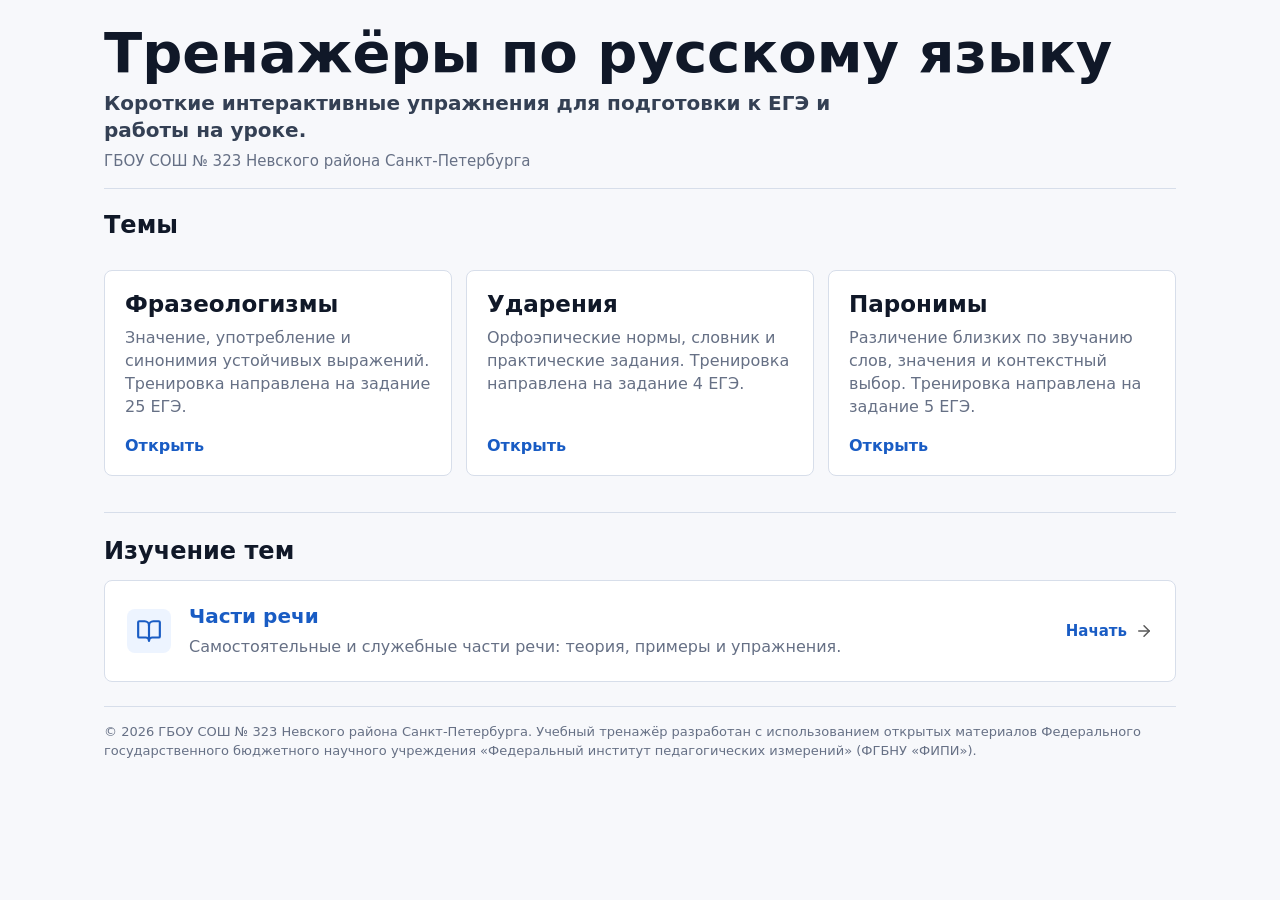
<file: index.html>
<!doctype html>
<html lang="ru">
<head>
  <meta charset="utf-8">
  <meta name="viewport" content="width=device-width, initial-scale=1">
  <link rel="icon" href="uroki/chasti-rechi/icons/book.svg" type="image/svg+xml">
  <title>Тренажёры по русскому языку</title>
  <style>
    :root{
      --bg:#f7f8fb;
      --card:#fff;
      --text:#101828;
      --muted:#667085;
      --line:#d7deea;
      --primary:#1f6feb;
      --primary-dark:#195cc4;
      --accent:#0f766e;
      --accent-soft:#ecfdf9;
      --shadow:0 8px 22px rgba(31,41,55,.07);
    }
    *{box-sizing:border-box}
    body{
      margin:0;
      min-height:100vh;
      font-family:Inter,ui-sans-serif,system-ui,-apple-system,BlinkMacSystemFont,"Segoe UI",sans-serif;
      background:var(--bg);
      color:var(--text);
    }
    .app{
      width:min(1120px,100%);
      margin:0 auto;
      padding:24px;
    }
    header{
      padding-bottom:18px;
      border-bottom:1px solid var(--line);
      margin-bottom:22px;
    }
    h1{
      margin:0 0 8px;
      font-size:clamp(32px,4.8vw,56px);
      line-height:1.04;
      letter-spacing:0;
    }
    .subtitle{
      margin:0;
      max-width:760px;
      color:#344054;
      font-size:clamp(16px,2vw,20px);
      font-weight:720;
      line-height:1.35;
    }
    .school{
      margin:8px 0 0;
      color:var(--muted);
      font-size:15px;
    }
    main{
      display:grid;
      gap:16px;
    }
    .section-title{
      margin:0 0 14px;
      font-size:24px;
      line-height:1.2;
    }
    .grid{
      display:grid;
      grid-template-columns:repeat(3,minmax(0,1fr));
      gap:14px;
    }
    .card{
      display:flex;
      flex-direction:column;
      min-height:172px;
      padding:20px;
      border:1px solid var(--line);
      border-radius:8px;
      background:var(--card);
      text-decoration:none;
      color:var(--text);
      transition:transform .14s ease,border-color .14s ease,box-shadow .14s ease,background .14s ease;
    }
    .card:hover{
      transform:translateY(-2px);
      border-color:#8bb6f9;
      background:#f8fbff;
      box-shadow:0 12px 28px rgba(31,111,235,.12);
    }
    .card:focus-visible{
      outline:3px solid rgba(31,111,235,.24);
      outline-offset:3px;
    }
    .card h2{
      margin:0 0 8px;
      font-size:23px;
      line-height:1.16;
    }
    .card p{
      margin:0;
      color:var(--muted);
      line-height:1.45;
    }
    .card .meta{
      margin-top:auto;
      padding-top:18px;
      color:var(--primary-dark);
      font-weight:800;
    }
    footer{
      margin-top:24px;
      padding-top:16px;
      border-top:1px solid var(--line);
      color:var(--muted);
      font-size:13px;
      line-height:1.45;
    }
    .lessons{margin-top:20px;padding-top:24px;border-top:1px solid var(--line)}
    .lesson-link{display:grid;grid-template-columns:44px minmax(0,1fr) auto;align-items:center;gap:18px;padding:22px;border:1px solid var(--line);border-radius:8px;background:var(--card);color:var(--text);text-decoration:none;transition:border-color .14s ease,background .14s ease}
    .lesson-icon{width:44px;height:44px;display:grid;place-items:center;border-radius:8px;background:#edf4ff}
    .lesson-icon::before{content:"";width:26px;height:26px;background:var(--primary-dark);mask:url('uroki/chasti-rechi/icons/book.svg') center/contain no-repeat}
    .lesson-copy{min-width:0}
    .lesson-copy strong{display:block;font-size:20px;line-height:1.3;color:var(--primary-dark)}
    .lesson-description{display:block;margin-top:6px;color:var(--muted);font-size:16px;line-height:1.5}
    .lesson-state{display:flex;align-items:center;gap:8px;font-size:15px;font-weight:750;line-height:1.4;color:var(--primary-dark)}
    .lesson-state img{width:18px;height:18px;opacity:.65}
    .lesson-check{width:20px;height:20px;flex:none;background:var(--accent);mask:url('uroki/chasti-rechi/icons/check.svg') center/contain no-repeat}
    .lesson-check[hidden]{display:none}
    .lesson-link.completed{border-color:#b9ded5;background:#f2fbf8}
    .lesson-link.completed .lesson-state{color:var(--accent)}
    .lesson-link.completed .lesson-icon{background:#e2f4ee}
    .lesson-link.completed .lesson-icon::before{background:var(--accent)}
    .lesson-link:hover{border-color:#8bb6f9;background:#f8fbff}
    .lesson-link:focus-visible{outline:3px solid #80aef5;outline-offset:4px}
    @media(max-width:900px){
      .grid{grid-template-columns:repeat(2,minmax(0,1fr))}
    }
    @media(max-width:640px){
      .app{padding:14px}
      .grid{grid-template-columns:1fr}
      .card{min-height:148px}
      .lesson-link{grid-template-columns:36px minmax(0,1fr);gap:12px;padding:18px;align-items:start}
      .lesson-icon{width:36px;height:36px}
      .lesson-icon::before{width:23px;height:23px}
      .lesson-state{grid-column:2}
    }
  </style>
</head>
<body>
  <div class="app">
    <header>
      <h1>Тренажёры по русскому языку</h1>
      <p class="subtitle">Короткие интерактивные упражнения для подготовки к ЕГЭ и работы на уроке.</p>
      <p class="school">ГБОУ СОШ № 323 Невского района Санкт-Петербурга</p>
    </header>

    <main>
      <h2 class="section-title">Темы</h2>
      <div class="grid">
        <a class="card" href="frazeologizmy/">
          <h2>Фразеологизмы</h2>
          <p>Значение, употребление и синонимия устойчивых выражений. Тренировка направлена на задание 25 ЕГЭ.</p>
          <span class="meta">Открыть</span>
        </a>
        <a class="card" href="udareniya/">
          <h2>Ударения</h2>
          <p>Орфоэпические нормы, словник и практические задания. Тренировка направлена на задание 4 ЕГЭ.</p>
          <span class="meta">Открыть</span>
        </a>
        <a class="card" href="paronimy/">
          <h2>Паронимы</h2>
          <p>Различение близких по звучанию слов, значения и контекстный выбор. Тренировка направлена на задание 5 ЕГЭ.</p>
          <span class="meta">Открыть</span>
        </a>
      </div>
      <section class="lessons" aria-labelledby="lessons-title">
        <h2 class="section-title" id="lessons-title">Изучение тем</h2>
        <a class="lesson-link" id="parts-of-speech-link" href="uroki/chasti-rechi/">
          <span class="lesson-icon" aria-hidden="true"></span>
          <div class="lesson-copy"><strong>Части речи</strong><span class="lesson-description">Самостоятельные и служебные части речи: теория, примеры и упражнения.</span></div>
          <span class="lesson-state"><span class="lesson-check" aria-hidden="true" hidden></span><span id="parts-of-speech-status">Начать</span><img class="lesson-arrow" src="uroki/chasti-rechi/icons/arrowRight.svg" alt="" width="18" height="18"></span>
        </a>
      </section>
    </main>

    <footer>© 2026 ГБОУ СОШ № 323 Невского района Санкт-Петербурга. Учебный тренажёр разработан с использованием открытых материалов Федерального государственного бюджетного научного учреждения «Федеральный институт педагогических измерений» (ФГБНУ «ФИПИ»).</footer>
  </div>
  <script src="uroki/chasti-rechi/content.js?v=20261019.1" defer></script>
  <script src="uroki/chasti-rechi/lesson-core.js?v=20261019.1" defer></script>
  <script src="home.js?v=20261019.1" defer></script>
</body>
</html>
</file>
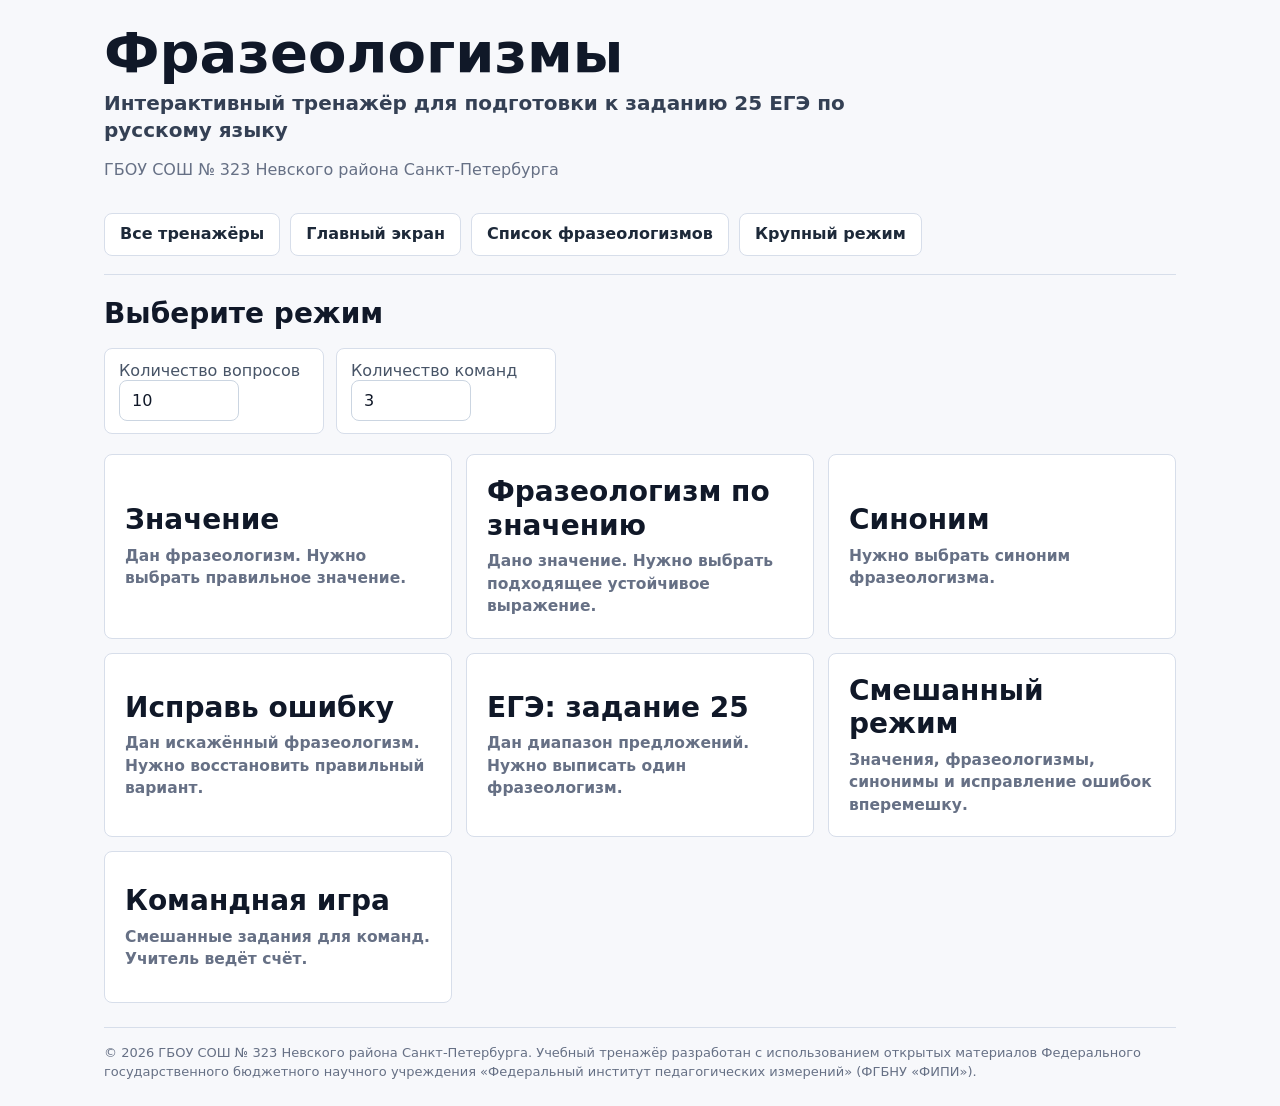
<file: frazeologizmy/index.html>
<!doctype html>
<html lang="ru"><head><meta charset="utf-8"><meta name="viewport" content="width=device-width,initial-scale=1"><title>Фразеологизмы — интерактивный тренажёр</title>
  <link rel="icon" href="../uroki/chasti-rechi/icons/book.svg" type="image/svg+xml">
<style>
:root{
  --bg:#f7f8fb;
  --card:#ffffff;
  --text:#101828;
  --muted:#667085;
  --line:#d7deea;
  --primary:#1f6feb;
  --primary-dark:#195cc4;
  --accent:#0f766e;
  --good:#067647;
  --bad:#b42318;
  --soft-blue:#eef4ff;
  --soft-green:#ecfdf3;
  --soft-red:#fef3f2;
  --shadow:0 8px 22px rgba(31,41,55,.07);
}
*{box-sizing:border-box;letter-spacing:0!important}
html{background:var(--bg);scroll-behavior:smooth}
body{
  margin:0;
  min-height:100vh;
  font-family:Inter,ui-sans-serif,system-ui,-apple-system,BlinkMacSystemFont,"Segoe UI",sans-serif;
  background:var(--bg);
  color:var(--text);
}
.app{width:min(1120px,100%);margin:0 auto;padding:24px}
.hidden{display:none!important}
header{
  display:grid;
  grid-template-columns:1fr;
  gap:18px;
  align-items:start;
  margin-bottom:22px;
  padding:0 0 18px;
  border-bottom:1px solid var(--line);
}
h1{
  margin:0 0 8px;
  color:var(--text);
  font-size:56px;
  line-height:1.04;
  font-weight:900;
}
.subtitle{
  max-width:760px;
  margin:0 0 8px;
  color:#344054;
  font-size:20px;
  line-height:1.35;
  font-weight:720;
}
.school,.muted,footer{color:var(--muted)}
.top-actions{display:flex;flex-wrap:wrap;justify-content:flex-start;gap:10px;margin:0}
button{
  border:0;
  border-radius:8px;
  padding:11px 15px;
  font:inherit;
  font-weight:750;
  line-height:1.15;
  cursor:pointer;
  background:var(--primary);
  color:#fff;
  box-shadow:none;
  transition:background .14s ease,border-color .14s ease,transform .14s ease;
}
button:hover{background:var(--primary-dark);transform:translateY(-1px)}
button:active{transform:translateY(0)}
button:disabled{opacity:.58;cursor:not-allowed;transform:none}
button:focus-visible,input:focus-visible{outline:3px solid rgba(31,111,235,.22);outline-offset:3px}
.ghost,.danger-ghost,.list-button{
  background:#fff;
  border:1px solid var(--line);
  color:#1d2939;
  box-shadow:none;
}
.ghost:hover,.list-button:hover{background:#f2f6fc;box-shadow:none}
.danger-ghost{color:var(--bad)}
.danger-ghost:hover{background:var(--soft-red);color:var(--bad);box-shadow:none}
.list-button{padding-left:15px}
.list-button::before{display:none}
main>.panel{background:transparent;border:0;box-shadow:none;padding:0}
.panel,.question-card,.result-box,.team{
  background:var(--card);
  border:1px solid var(--line);
  border-radius:8px;
  box-shadow:var(--shadow);
}
.panel,.question-card{padding:24px}
#homeScreen h2,#tableScreen h2,#resultScreen h2{
  margin-top:0!important;
  color:var(--text);
  font-size:28px!important;
  line-height:1.2;
}
.settings-row{
  display:grid;
  grid-template-columns:repeat(2,minmax(170px,220px));
  gap:12px;
  margin-top:18px;
}
.settings-row label{
  padding:12px 14px;
  background:#fff;
  border:1px solid var(--line);
  border-radius:8px;
  color:#475467;
}
input[type=number],.table-tools input,.text-answer-wrap input{
  border:1px solid #cbd5e1;
  border-radius:8px;
  background:#fff;
  color:var(--text);
  box-shadow:none;
  font:inherit;
}
input[type=number]{width:120px;padding:10px 12px}
.mode-grid{display:grid;grid-template-columns:repeat(3,minmax(0,1fr));gap:14px;margin-top:20px}
.mode-card{
  min-height:152px;
  padding:20px;
  text-align:left;
  border:1px solid var(--line);
  border-radius:8px;
  background:#fff;
  color:var(--text);
  box-shadow:none;
}
.mode-card:hover{background:#f8fbff;border-color:#8bb6f9;box-shadow:none;transform:translateY(-2px)}
.mode-card h2{margin:0 0 8px;color:var(--text);font-size:22px;line-height:1.18}
.mode-card p{margin:0;color:var(--muted);font-size:15.5px;line-height:1.45}
.quiz-topline{display:flex;justify-content:space-between;gap:12px;align-items:center;flex-wrap:wrap;margin-bottom:12px;color:#475467;font-weight:650}
.progress-wrap{height:8px;margin-bottom:16px;background:#e7edf5;border-radius:999px;overflow:hidden}
.progress{height:100%;width:0;background:var(--primary);border-radius:999px;transition:width .2s}
.question-card{overflow:visible}
.question-label{
  display:inline-flex;
  align-items:center;
  padding:7px 11px;
  border-radius:999px;
  background:var(--soft-blue);
  color:var(--primary-dark);
  text-transform:uppercase;
  font-size:12px;
  font-weight:850;
}
.question{margin:10px 0 18px;color:var(--text);font-size:38px;line-height:1.14;font-weight:900}
.context,.find-context{
  margin:0 0 18px;
  padding:18px;
  background:#f8fafc;
  border:1px solid #e2e8f0;
  border-left:5px solid #84c5bd;
  border-radius:8px;
  color:var(--text);
  font-size:22px;
  line-height:1.45;
}
.find-context{white-space:pre-line;font-size:18px}
.hint{margin:0 0 20px;color:var(--muted);font-size:16px;line-height:1.45}
.answers{display:grid;grid-template-columns:repeat(2,minmax(0,1fr));gap:12px;align-items:stretch;margin-top:18px}
.answer,.team-option{
  min-height:64px;
  display:flex;
  align-items:center;
  text-align:left;
  border:1px solid var(--line);
  border-radius:8px;
  background:#fff;
  color:var(--text);
  box-shadow:none;
  font-weight:650;
  line-height:1.25;
}
.answer:hover,.team-option:hover{background:#f8fbff;border-color:#8bb6f9;box-shadow:none}
.answer.correct,.team-option.correct{background:var(--soft-green);border-color:#75e0a7;color:var(--good)}
.answer.wrong{background:var(--soft-red);border-color:#fda29b;color:var(--bad)}
.answer:disabled{opacity:1}
.team-option.selected{background:var(--soft-blue);border-color:var(--primary);color:var(--text);box-shadow:none}
.feedback{margin-top:18px;padding:16px;border:1px solid var(--line);border-radius:8px;background:#f8fafc;color:var(--text);line-height:1.45;font-size:17px}
.feedback.good{background:var(--soft-green);border-color:#75e0a7}
.feedback.bad{background:var(--soft-red);border-color:#fda29b}
.text-answer-wrap{display:flex;gap:12px;align-items:center;flex-wrap:wrap;grid-column:1 / -1;min-width:0;max-width:100%;margin-top:18px}
.text-answer-wrap input{flex:1 1 240px;min-width:0;width:100%;max-width:100%;padding:16px;font-size:18px}
.text-answer-wrap input:disabled{background:#f3f4f6;color:var(--muted)}
.quiz-actions{display:flex;justify-content:space-between;gap:12px;flex-wrap:wrap;margin-top:18px}
.quiz-actions-3,.team-actions-3{display:grid;grid-template-columns:1fr 1fr 1fr;align-items:center;gap:12px}
.quiz-actions-3 #stopBtn,.team-actions-3 #revealTeamAnswer{justify-self:start}
.quiz-actions-3 #prevBtn,.team-actions-3 #prevTeamPhrase{justify-self:center}
.quiz-actions-3 #nextBtn,.team-actions-3 #nextTeamPhrase{justify-self:end}
.result-grid{display:grid;grid-template-columns:repeat(2,minmax(0,1fr));gap:16px;align-items:start;margin-top:18px}
.result-box{padding:18px}
.result-box h3,.team b{color:var(--text)}
#repeatBtn,#reviewMistakesBtn{width:100%}
#reviewMistakesBtn{margin-top:12px;background:var(--accent)}
#reviewMistakesBtn:hover{background:#115e59}
.team-board{display:grid;grid-template-columns:repeat(auto-fit,minmax(190px,1fr));gap:16px;margin-top:18px}
.team{padding:18px;text-align:center}
.team-score{font-size:38px;font-weight:900;color:var(--primary);background:none}
.team-controls{display:flex;gap:8px;justify-content:center;margin-top:10px}
.team-controls button{min-width:48px}
.team small{display:block;margin-top:4px;color:var(--muted)}
.team-setup{display:flex;align-items:center;justify-content:flex-start;gap:14px;flex-wrap:wrap;margin:18px 0 4px}
.team-count-display{padding:14px 20px;background:#fff;border:1px solid var(--line);border-radius:8px;color:var(--text);font-weight:800}
.team-options{display:grid;grid-template-columns:repeat(2,minmax(0,1fr));gap:12px;margin-top:18px}
.table-tools{display:grid;grid-template-columns:minmax(220px,1fr) auto;gap:12px;align-items:center;margin:16px 0}
.table-tools input{min-width:0;padding:13px 16px}
.table-count{color:var(--muted);font-size:14px}
.table-wrap{overflow:auto;max-height:68vh;background:#fff;border:1px solid var(--line);border-radius:8px;box-shadow:none}
.phrase-table{width:100%;min-width:680px;border-collapse:collapse}
.phrase-table th,.phrase-table td{padding:12px 14px;border-bottom:1px solid var(--line);text-align:left;vertical-align:top}
.phrase-table th{position:sticky;top:0;z-index:1;background:#f2f4f7;color:var(--muted);font-size:13px;text-transform:uppercase}
.phrase-table td:first-child{width:34%;font-weight:750;color:var(--text)}
.phrase-table td:nth-child(2){width:66%;color:#243047;line-height:1.48;background:#fff}
.phrase-table tr:hover td{background:#f8fafc}
footer{margin-top:24px;padding:16px 0 0;border-top:1px solid var(--line);font-size:13px;line-height:1.45}
.board-mode{width:min(1420px,100%)}
.board-mode h1{font-size:68px}
.board-mode .subtitle{font-size:28px;max-width:1100px}
.board-mode .school{font-size:20px}
.board-mode .panel,.board-mode .question-card{padding:clamp(28px,5vw,62px)}
.board-mode .mode-grid{grid-template-columns:repeat(2,minmax(0,1fr));gap:20px}
.board-mode .mode-card{min-height:170px;padding:26px}
.board-mode .mode-card h2{font-size:30px}
.board-mode .mode-card p{font-size:21px}
.board-mode .question-label{font-size:16px}
.board-mode .question{font-size:64px}
.board-mode .context{font-size:34px}
.board-mode .find-context{font-size:26px}
.board-mode .hint,.board-mode .quiz-topline{font-size:22px}
.board-mode .answer,.board-mode .team-option{min-height:104px;padding:24px;font-size:28px}
.board-mode .feedback{padding:26px;font-size:26px}
.board-mode button{font-size:22px;padding:16px 22px}
.board-mode input[type=number]{width:150px;font-size:22px}
.board-mode .text-answer-wrap input{font-size:30px;padding:24px}
.board-mode .team-board{grid-template-columns:repeat(auto-fit,minmax(230px,1fr))}
.board-mode .team-score{font-size:56px}
.board-mode footer{display:none}
@media(max-width:920px){
  header{grid-template-columns:1fr}
  .top-actions{width:100%;display:grid;grid-template-columns:repeat(2,minmax(0,1fr))}
  .mode-grid{grid-template-columns:repeat(2,minmax(0,1fr))}
}
@media(max-width:680px){
  .app{padding:14px;overflow-wrap:anywhere}
  h1{font-size:38px}
  .board-mode h1{font-size:38px}
  .board-mode .question{font-size:32px}
  .board-mode .context{font-size:24px}
  .board-mode .mode-grid{grid-template-columns:1fr}
  .board-mode .question-card{padding:18px}
  .subtitle{font-size:17px}
  .top-actions,.mode-grid,.answers,.result-grid,.settings-row,.table-tools,.quiz-actions-3,.team-actions-3,.team-options{grid-template-columns:1fr}
  .quiz-actions-3 #stopBtn,.quiz-actions-3 #prevBtn,.quiz-actions-3 #nextBtn,.team-actions-3 #revealTeamAnswer,.team-actions-3 #prevTeamPhrase,.team-actions-3 #nextTeamPhrase{justify-self:stretch}
  .question{font-size:28px}
  .mode-card{min-height:132px}
}
@media(prefers-reduced-motion:reduce){
  *,*::before,*::after{transition:none!important;scroll-behavior:auto!important}
  button:hover,.mode-card:hover,.answer:hover,.team-option:hover{transform:none!important}
}
</style></head><body><div class="app" id="app"><header><div><h1>Фразеологизмы</h1><p class="subtitle">Интерактивный тренажёр для подготовки к заданию 25 ЕГЭ по русскому языку</p><p class="school">ГБОУ СОШ № 323 Невского района Санкт-Петербурга</p></div><div class="top-actions"><button class="ghost" id="siteHomeBtn">Все тренажёры</button><button class="ghost" id="homeBtn">Главный экран</button><button class="list-button" id="listBtn">Список фразеологизмов</button><button class="ghost" id="boardBtn">Крупный режим</button></div></header>
<main><section class="panel" id="homeScreen"><h2 style="margin:0;font-size:28px">Выберите режим</h2><div class="settings-row">
  <label class="muted">Количество вопросов<br><input type="number" id="questionCount" value="10" min="5" max="100"></label>
  <label class="muted">Количество команд<br><input type="number" id="teamCount" value="3" min="2" max="8"></label>
</div><div class="mode-grid"><button class="mode-card" data-mode="meaning"><h2>Значение</h2><p>Дан фразеологизм. Нужно выбрать правильное значение.</p></button><button class="mode-card" data-mode="phrase"><h2>Фразеологизм по значению</h2><p>Дано значение. Нужно выбрать подходящее устойчивое выражение.</p></button><button class="mode-card" data-mode="synonym"><h2>Синоним</h2><p>Нужно выбрать синоним фразеологизма.</p></button><button class="mode-card" data-mode="error"><h2>Исправь ошибку</h2><p>Дан искажённый фразеологизм. Нужно восстановить правильный вариант.</p></button><button class="mode-card" data-mode="fipi"><h2>ЕГЭ: задание 25</h2><p>Дан диапазон предложений. Нужно выписать один фразеологизм.</p></button><button class="mode-card" data-mode="mixed"><h2>Смешанный режим</h2><p>Значения, фразеологизмы, синонимы и исправление ошибок вперемешку.</p></button><button class="mode-card" data-mode="team"><h2>Командная игра</h2><p>Смешанные задания для команд. Учитель ведёт счёт.</p></button></div></section>
<section class="hidden" id="quizScreen"><div class="quiz-topline"><div id="modeTitle">Режим</div><div><span id="counter">1 / 10</span> · баллы: <strong id="score">0</strong></div></div><div class="progress-wrap"><div class="progress" id="progress"></div></div><div class="question-card"><div class="question-label" id="questionLabel">Вопрос</div><h2 class="question" id="questionText"></h2><p class="context hidden" id="contextText"></p><p class="hint" id="questionHint"></p><div class="answers" id="answers"></div><div class="feedback hidden" id="feedback"></div><div class="quiz-actions quiz-actions-3">
  <button class="ghost" id="stopBtn">Завершить</button>
  <button class="ghost" id="prevBtn" disabled>Назад</button>
  <button id="nextBtn" disabled>Дальше</button>
</div></div></section>
<section class="panel hidden" id="resultScreen"><h2 style="margin-top:0;font-size:34px">Результат</h2><div class="result-grid"><div class="result-box"><h3>Итог</h3><p id="resultText" style="font-size:24px;font-weight:900"></p><button id="repeatBtn">Новая тренировка</button><button class="review-action hidden" id="reviewMistakesBtn">Отработать ошибки</button></div><div class="result-box"><h3>Ошибки для разбора</h3><ol class="muted" id="mistakesList"></ol></div></div></section>
<section class="hidden" id="teamScreen"><div class="question-card"><div class="question-label" id="teamLabel">Командная игра</div><h2 class="question" id="teamPhrase"></h2><p class="hint" id="teamHint">Команды отвечают устно. В заданиях «Назовите фразеологизм» появляются варианты ответа.</p><div class="team-options hidden" id="teamOptions"></div><div class="feedback hidden" id="teamAnswer"></div><div class="quiz-actions team-actions-3"><button class="ghost" id="revealTeamAnswer">Показать ответ</button><button class="ghost" id="prevTeamPhrase" disabled>Назад</button><button id="nextTeamPhrase">Следующий фразеологизм</button></div></div><div class="team-setup">
  <button class="ghost" id="removeTeamBtn">− команда</button>
  <div class="team-count-display">Команд: <strong id="teamCountDisplay">3</strong></div>
  <button id="addTeamBtn">+ команда</button>
</div>
<div class="team-board" id="teamBoard"></div>
<button class="danger-ghost" id="resetTeams">Сбросить счёт</button></section>
<section class="panel hidden" id="tableScreen">
  <h2 style="margin:0;font-size:34px">Список фразеологизмов</h2>
  <p class="muted">Таблица для справки: точная формулировка фразеологизма и словарное значение.</p>
  <div class="table-tools">
    <input type="text" id="tableSearch" placeholder="Поиск по фразеологизму, значению или замене" aria-label="Поиск по фразеологизму, значению или замене">
    <button class="ghost" id="clearTableSearch">Очистить</button>
  </div>
  <div class="table-count" id="tableCount"></div>
  <div class="table-wrap">
    <table class="phrase-table">
      <thead>
        <tr>
          <th>Фразеологизм</th>
          <th>Словарное значение</th>

        </tr>
      </thead>
      <tbody id="phraseTableBody"></tbody>
    </table>
  </div>
</section>
</main>
<footer>© 2026 ГБОУ СОШ № 323 Невского района Санкт-Петербурга. Учебный тренажёр разработан с использованием открытых материалов Федерального государственного бюджетного научного учреждения «Федеральный институт педагогических измерений» (ФГБНУ «ФИПИ»).</footer></div>
<script>
const RAW_DATA = `sourcePhrase|phrase|definition|synonym|sentence|wrong
альфа и омега|альфа и омега|самое главное, основа, суть чего-либо|главное|Для него дисциплина была _____ всей работы.|альфа и бета
без оглядки|без оглядки|не раздумывая, не проявляя осторожности|неосмотрительно|Он принял решение _____, а потом пожалел.|без оглядывания
без устали|без устали|не уставая, непрерывно|непрерывно|Волонтёры работали _____ до позднего вечера.|без усталости
без толку|без толку|бесполезно, напрасно|напрасно|Спорить с ним было _____.|без пользы
без ума|без ума|в восторге, очень сильно увлечён|в восторге|Младшие школьники были _____ от новой игры.|без уму
без царя в голове|без царя в голове|глупый, неразумный, несерьёзный|неразумный|Такой поступок мог совершить только человек _____.|без хозяина в голове
без числа|без числа|очень много, бессчётно|бесчисленно|На небе было звёзд _____.|без счёта
белая ворона|белая ворона|человек, резко отличающийся от окружающих|непохожий на других|В новом классе он сначала чувствовал себя _____.|чёрной вороной
белый свет (на белом свете)|на белом свете|в мире, в жизни, среди всего существующего|в мире|Нет ничего лучше дружбы _____.|на белом свету
бить ключом|бить ключом|бурно проявляться, активно развиваться|бурно проявляться|После открытия кружка жизнь в школе стала _____.|бить родником
бить через край|бить через край|проявляться чрезмерно, в избытке|проявляться в избытке|Энергия у младших школьников могла _____.|бить в край
бок о бок|бок о бок|рядом, вместе|рядом|На фотографии участники стояли _____.|бок к боку
более или менее|более или менее|в какой-то степени, сравнительно|отчасти|После повторения тема стала _____ понятной.|больше или меньше
более того (больше того)|более того|к тому же, сверх сказанного|к тому же|Он выполнил задание; _____, сделал его раньше срока.|сверх того
болеть душой|болеть душой|сильно переживать, заботиться о ком-либо или чём-либо|переживать|Классный руководитель всегда _____ за своих учеников.|болеть сердцем
большей частью (по большей части)|большей частью|преимущественно, в основном|в основном|Материал был _____ посвящён лексике.|большой частью
брать верх|брать верх|побеждать, одолевать|побеждать|В споре постепенно начала _____ спокойная аргументация.|брать вершину
брать в свои руки|брать в свои руки|брать под контроль, начинать руководить|контролировать|Когда возникла путаница, староста решил _____ организацию встречи.|брать в свои ладони
брать за горло|брать за горло|принуждать, оказывать сильное давление|принуждать|Жёсткие сроки начали _____ всю команду.|брать за шею
брать себя в руки|брать себя в руки|овладевать собой, успокаиваться|собраться|Перед выступлением нужно _____ и говорить спокойно.|брать себя в ладони
броситься в глаза|броситься в глаза|сразу стать заметным|стать заметным|В сочинении сразу _____ удачная цитата.|бросилась в лицо
будь здоров|будь здоров|очень сильный, большой, значительный|весьма значительный|Мороз сегодня, конечно, _____.|будь крепок
быть (держаться, оставаться) в тени|быть в тени|оставаться незаметным, не выдвигаться|не выделяться|Он много помогал, но предпочитал _____.|быть в сумраке
валиться из рук|валиться из рук|плохо получаться из-за волнения, усталости или расстройства|не получаться|После бессонной ночи всё у него _____.|валилось из ладоней
вверх дном|вверх дном|в полном беспорядке|в беспорядке|После подготовки к празднику кабинет был _____.|верхом вниз
вверх ногами|вверх ногами|перевёрнуто, наоборот, неправильно|наоборот|Он всё понял _____ и поэтому ошибся.|верхом ногами
в глаза не видел|в глаза не видел|никогда не видел|никогда|Я этого документа _____.|в глаза не встречал
в два счёта|в два счёта|очень быстро|очень быстро|Опытный ученик решил задачу _____.|в три счёта
в двух словах|в двух словах|кратко, очень коротко|кратко|Объясни идею проекта _____.|в трёх словах
в двух шагах|в двух шагах|очень близко, совсем рядом|очень близко|Библиотека находится от школы _____.|в трёх шагах
в добрый час|в добрый час|пожелание удачи при начале дела|пожелание удачи|Начинаете защиту проекта — _____.|в хороший час
в добрый путь|в добрый путь|пожелание удачи в дороге или новом деле|пожелание удачи в дороге|Экспедиция отправилась утром, и все сказали: «_____!»|в хороший путь
вдоль и поперёк|вдоль и поперёк|полностью, во всех подробностях|досконально|Он знал этот район _____.|вдоль и наперёд
вести себя|вести себя|держаться, поступать определённым образом|поступать|На экскурсии нужно _____ спокойно.|вести собой
вешать голову|вешать голову|унывать, падать духом|унывать|После первой ошибки не стоит _____.|опускать голову
взять на заметку|взять на заметку|запомнить, учесть на будущее|учесть|Этот приём стоит _____.|взять в заметку
в конечном счёте|в конечном счёте|в итоге, в результате|в итоге|_____ победила не скорость, а внимательность.|в конечном расчёте
в конце концов|в конце концов|наконец, в итоге, после всего|наконец|_____, мы нашли верное решение.|в конце начала
в крайнем случае|в крайнем случае|если не будет другого выхода|если нет другого выхода|_____, работу можно закончить дома.|в последнем случае
в любом случае|в любом случае|при любых обстоятельствах|при любых условиях|_____ нужно проверить ответ.|в каждом случае
в мгновение ока|в мгновение ока|мгновенно, очень быстро|моментально|Новости разлетелись по школе _____.|в мгновение глаза
вместе с тем|вместе с тем|одновременно с этим; однако|однако|Работа сложная; _____ она очень полезна.|вместе с этим
во весь дух|во весь дух|очень быстро, стремительно|стремительно|Он бежал на остановку _____.|во всю душу
во весь рост|во весь рост|полностью, со всей очевидностью, в полной мере|в полной мере|После проверки проблема встала перед нами _____.|во всю длину
во всяком случае|во всяком случае|так или иначе, по крайней мере|по крайней мере|_____, стоит попробовать ещё раз.|во всяком варианте
в один голос|в один голос|единодушно, одновременно|единодушно|Ребята _____ поддержали предложение.|единым голосом
в один миг|в один миг|мгновенно, очень быстро|мгновенно|Свет в классе погас _____.|в одно мгновение
водить за нос|водить за нос|обманывать, вводить в заблуждение|обманывать|Нельзя _____ людей пустыми обещаниями.|водить за руку
во имя|во имя|ради чего-либо|ради|Они трудились _____ общей победы.|ради имени
войти в положение|войти в положение|понять обстоятельства другого человека, проявить сочувствие|проявить понимание|Учитель смог _____ ученика, который заболел.|войти в ситуацию
воспрянуть духом|воспрянуть духом|приободриться, снова почувствовать силы|приободриться|После поддержки команда _____.|воспрянуть душой
во что бы то ни стало|во что бы то ни стало|обязательно, несмотря на трудности|обязательно|Нужно _____ завершить работу сегодня.|во что бы ни было
впиться глазами|впиться глазами|пристально, напряжённо смотреть|пристально смотреть|Он _____ в строку с правильным ответом.|вцепиться глазами
в порядке вещей|в порядке вещей|нормально, обычно, естественно|обычно|Для исследователя сомневаться — _____.|в порядке дел
в последнее время|в последнее время|недавно, в недавний период|недавно|_____ он стал больше читать.|в последние дни
в последнюю очередь|в последнюю очередь|после всего остального|напоследок|Этот вопрос обсудим _____.|в последний черёд
в противном случае|в противном случае|иначе, если обстоятельства будут другими|иначе|Нужно проверить работу; _____ ошибки останутся.|в другом случае
в самый раз|в самый раз|точно подходит, как нужно|точно подходит|Эта тема для урока _____.|в самую меру
в своё время|в своё время|когда-то в прошлом или в нужный момент|когда-то|_____ он тоже серьёзно занимался олимпиадами.|в своё число
в свою очередь|в свою очередь|со своей стороны; по порядку|со своей стороны|Ученики, _____, предложили свои варианты.|в свой черёд
в сердцах|в сердцах|сгоряча, в раздражении|сгоряча|Он _____ сказал лишнее.|в сердце
все до одного|все до одного|абсолютно все, без исключения|без исключения|На субботник пришли ученики _____.|все до последнего
всё в порядке|всё в порядке|всё нормально, всё хорошо|нормально|Не волнуйтесь, с документами _____.|всё по порядку
всё на свете|всё на свете|абсолютно всё|что угодно|Казалось, он хотел узнать _____.|всё в мире
всё равно|всё равно|безразлично; несмотря ни на что|безразлично|Мне _____, с какого задания начинать.|всё одинаково
выжимать соки|выжимать соки|изнурять, заставлять работать сверх меры|изнурять|Такая нагрузка начала _____ из ребят.|выжимать силы
выше головы|выше головы|сверх возможностей|сверх возможностей|Нельзя прыгнуть _____, но можно серьёзно подготовиться.|выше макушки
выше сил (выше моих сил)|выше сил|невозможно вынести или сделать|невозможно|Молчать в такой ситуации было _____.|выше возможностей
главным образом|главным образом|преимущественно, в основном|преимущественно|Доклад был _____ посвящён фразеологии.|главным способом
глаза в глаза|глаза в глаза|прямо, открыто, лицом к лицу|прямо|Они поговорили _____.|глазами в глаза
глаза горят|глаза горят|человек воодушевлён, очень заинтересован|воодушевлён|Когда он рассказывал о проекте, у него _____.|глаза пылают
глаза разбегаются|глаза разбегаются|трудно выбрать из множества вариантов|трудно выбрать|В книжном магазине от такого выбора просто _____.|глаза разъезжаются
глазом не моргнул|глазом не моргнул|ничуть не смутился, сделал без колебаний|невозмутимо|Он _____ и признал ошибку.|глазом не повёл
гнуть спину|гнуть спину|тяжело и долго работать|тяжело трудиться|Пришлось весь день _____ над оформлением.|гнуть плечи
горя не знать|горя не знать|жить спокойно, без бед|жить без бед|До переезда семья могла _____.|беды не знать
грешным делом|грешным делом|признаваясь в небезупречной мысли или поступке|признаться|_____, я сначала хотел отказаться.|грешным словом
далеко пойти|далеко пойти|добиться больших успехов|добиться успеха|С таким упорством он может _____.|долго пойти
дать волю|дать волю|позволить свободно проявиться чувствам или желаниям|позволить проявиться|Он _____ раздражению и сказал лишнее.|дал дорогу
дать урок|дать урок|проучить, научить на примере|проучить|Этот случай мог _____ всем участникам.|дать занятие
делать нечего|делать нечего|нет другого выхода; нечем заняться|нет выхода|_____, придётся начинать заново.|ничего не сделаешь
дело в шляпе|дело в шляпе|всё успешно решено, дело почти завершено|готово|Если подписи собраны, считай, _____.|дело в кармане
дело житейское|дело житейское|обычное, нестрашное дело|обычно|Опоздал автобус — _____.|дело обычное
день за днём|день за днём|ежедневно, постепенно|ежедневно|_____ он готовился к экзамену.|день после дня
держать себя в руках|держать себя в руках|сохранять самообладание|сохранять самообладание|На споре важно _____.|держать себя в ладонях
держать ухо востро|держать ухо востро|быть настороже, внимательно следить|быть настороже|На экскурсии нужно _____.|держать нос востро
днём с огнём|днём с огнём|очень трудно найти|трудно найти|Такого специалиста теперь _____.|днём со свечой
добро пожаловать|добро пожаловать|приветствие, приглашение войти или принять участие|приглашение войти|Дорогие гости, _____ в нашу школу!|добро приходите
до глубины души (до глубины сердца)|до глубины души|очень сильно, искренне, глубоко|очень сильно|Письмо тронуло его _____.|до глубины чувств
до нитки промокнуть (до нитки вымокнуть)|до нитки промокнуть|промокнуть полностью|насквозь мокрый|После ливня мы могли _____.|до нитки намокнуть
до сих пор|до сих пор|до настоящего времени|до настоящего времени|Он _____ помнит тот разговор.|до этих пор
достать из-под земли|достать из-под земли|найти любой ценой, несмотря на трудности|найти любой ценой|Нужную книгу он обещал _____.|достать из земли
друг друга|друг друга|взаимно, один другого|взаимно|Одноклассники давно хорошо знают _____.|друг дружку
душа болит|душа болит|кто-либо сильно переживает, тревожится|сильно переживает|У него _____ за общее дело.|сердце болит
душа в душу|душа в душу|очень дружно, в полном согласии|дружно|Соседи много лет жили _____.|душа к душе
душа лежит|душа лежит|есть склонность, симпатия, внутреннее расположение к чему-либо|нравится|К математике у него _____ с детства.|сердце лежит
души не чаять|души не чаять|очень сильно любить, обожать|очень любить|Бабушка _____ во внуке.|души не видеть
душой и телом|душой и телом|полностью, всем существом|полностью|Он был предан делу _____.|душой и сердцем
едва таскать ноги|едва таскать ноги|с трудом ходить от усталости или болезни|еле идти|После долгого похода мы _____.|едва таскать руки
еле дышать|еле дышать|быть очень слабым, едва действовать или существовать|быть очень слабым|Старый мотор уже _____.|еле жить
ещё бы|ещё бы|конечно, разумеется; выражение уверенного согласия|конечно|Ты рад победе? _____!|ещё как бы
забивать голову|забивать голову|перегружать лишними мыслями или сведениями|перегружать мыслями|Не стоит _____ ненужными подробностями.|забивать мозг
заговаривать зубы|заговаривать зубы|отвлекать разговором, стараясь обмануть или уйти от ответа|отвлекать разговором|Он пытался _____, чтобы уйти от ответа.|заговаривать уши
задеть за живое|задеть за живое|сильно взволновать, обидеть или болезненно затронуть|болезненно затронуть|Его замечание могло _____ даже спокойного человека.|задеть за больное
закидать камнями|закидать камнями|резко осудить, подвергнуть нападкам|резко осудить|За одну ошибку человека не стоит _____.|закидать упрёками
заметать следы|заметать следы|скрывать улики, признаки поступка|скрывать улики|После проступка он начал _____.|подметать следы
за плечами|за плечами|в прошлом, в жизненном опыте|в прошлом опыте|У него _____ уже было несколько серьёзных побед.|за спиной
засучив рукава|засучив рукава|энергично, активно взявшись за дело|энергично|Ребята _____ принялись за уборку.|засучив ладони
затаив дыхание|затаив дыхание|с напряжённым вниманием|напряжённо|Зал слушал выступление _____.|затаив воздух
играть роль|играть роль|иметь значение, выполнять определённую функцию|быть важным|В развитии сюжета этот эпизод будет _____ поворотного момента.|играть значение
из конца в конец|из конца в конец|по всей длине, полностью|полностью|Он прошёл город _____.|с конца в конец
изливать душу|изливать душу|откровенно рассказывать о своих переживаниях|откровенничать|В письме он начал _____.|выливать душу
изо всех сил|изо всех сил|максимально стараясь, напрягая все силы|с максимальным усилием|Он держался за поручень _____.|из всех сил
из рук в руки|из рук в руки|непосредственно от одного человека другому|лично|Документ передали _____.|из ладоней в ладони
иметь в виду|иметь в виду|подразумевать, учитывать|подразумевать|Что ты _____ под этим словом?|держать в виду
иметь дело|иметь дело|сталкиваться с кем-либо или чем-либо, заниматься чем-либо|сталкиваться|На уроке нам придётся _____ с трудным текстом.|вести дело
иметь значение|иметь значение|быть важным, существенным|быть важным|В словаре это слово может _____ «родина».|играть значение
искра божия (искра божья)|искра божия|талант, одарённость, природная способность|одарённость|В его рисунках чувствовалась _____.|искра божественная
испокон веку (испокон веков)|испокон веку|с давних времён, издавна|издавна|Так в этих местах было _____.|испокон века
и так и сяк|и так и сяк|по-разному, разными способами|по-разному|Мы пробовали объяснить _____.|и так и этак
как бы то ни было|как бы то ни было|несмотря на обстоятельства, всё равно|в любом случае|_____, работу надо закончить.|как бы ни было
как ветром сдуло|как ветром сдуло|внезапно исчез|внезапно исчез|После звонка ребят из коридора _____.|как ветром унесло
как из ведра|как из ведра|очень сильно, ливнем|ливнем|Дождь лил _____.|как из бочки
как миленький|как миленький|без сопротивления, послушно, вынужденно|послушно|После замечания он _____ сел за работу.|как хороший
как назло|как назло|будто нарочно, неудачно|будто нарочно|_____, в нужный момент пропал интернет.|как нарочно
как правило|как правило|обычно, в большинстве случаев|обычно|_____, такие задания вызывают трудности.|по правилу
как раз|как раз|точно, именно|именно|Эта книга _____ подходит для урока.|как ровно
как следует|как следует|хорошо, как нужно, должным образом|как нужно|Перед сдачей работу надо _____ проверить.|как нужно
камень на сердце|камень на сердце|тяжёлое чувство тревоги, вины или печали|тревога|После разговора у него лежал _____.|камень в душе
каши не сваришь|каши не сваришь|невозможно договориться или сделать общее дело|не договориться|С человеком, который никого не слушает, _____.|кашу не приготовишь
конец пришёл (тут и конец пришёл)|конец пришёл|наступил крах, гибель, завершение|крах|Если потеряем ключ, всему делу _____.|конец настал
кот наплакал|кот наплакал|очень мало|очень мало|Времени до конца урока осталось _____.|кот заплакал
кровь из носу (хоть кровь из носу)|кровь из носу|обязательно, несмотря на трудности|обязательно|Доклад нужен завтра _____.|кровь из уха
кроме того|кроме того|вдобавок, помимо этого|вдобавок|Текст интересный; _____, он полезен для подготовки.|помимо того
кто его знает|кто его знает|неизвестно, трудно сказать|неизвестно|Почему он не пришёл — _____.|кто это знает
кто куда|кто куда|в разные стороны, в разных направлениях|в разные стороны|После звонка все побежали _____.|кто где
куда деваться|куда деваться|ничего не поделаешь, нет выхода|ничего не поделаешь|Задание сложное, но _____.|куда уходить
куда ни шло|куда ни шло|ещё допустимо, терпимо|терпимо|Первый вариант ещё _____.|куда не шло
лезть в голову|лезть в голову|навязчиво приходить на ум|приходить на ум|Ему всё время стала _____ одна и та же мысль.|лезть в мозг
лить слёзы|лить слёзы|плакать, сильно горевать|плакать|Из-за каждой неудачи не стоит _____.|лить слезу
лицом к лицу|лицом к лицу|непосредственно, прямо, один на один|напрямую|Они встретились _____ с трудностью.|лицом в лицо
лишь только|лишь только|как только, едва|едва|_____ прозвенел звонок, класс оживился.|лишь только что
локти кусать|локти кусать|сожалеть о сделанном или упущенном|сожалеть|Потом будешь _____, что не подготовился.|руки кусать
ломать голову|ломать голову|напряжённо думать, искать решение|напряжённо думать|Над этой задачей пришлось долго _____.|ломать мозг
ломать копья|ломать копья|горячо спорить, отстаивать разные мнения|спорить|Учёные долго _____ вокруг этой версии.|ломать стрелы
любой ценой|любой ценой|несмотря ни на что, во что бы то ни стало|несмотря ни на что|Он хотел _____ добиться победы.|любой платой
мало ли что|мало ли что|это неважно; не стоит принимать сказанное всерьёз|неважно|_____, что он обещал: нужно проверить факты.|мало ли чего
махнуть рукой|махнуть рукой|перестать заниматься чем-либо, отказаться от надежды|отказаться|Он уже хотел _____ на задачу, но всё-таки нашёл решение.|махнуть ладонью
между делом|между делом|попутно, заодно, не специально|попутно|Он _____ спросил о домашнем задании.|между занятиями
между прочим|между прочим|кстати, попутно|кстати|_____, этот пример есть в словаре.|между словами
между тем|между тем|тем временем; однако|однако|Все спорили; _____ время шло.|между этим
мёртвая хватка|мёртвая хватка|очень крепкая хватка; упорное, неотступное удержание чего-либо|неотступное удержание|В споре он держался за свою версию _____.|мёртвой рукой
может быть|может быть|возможно, вероятно|возможно|_____, завтра мы вернёмся к этой теме.|может статься
на всякий случай|на всякий случай|для подстраховки, про запас|про запас|Возьми тетрадь _____.|на каждый случай
на край света (на краю света)|на край света|очень далеко, в любое далёкое место|очень далеко|За такой книгой он готов ехать _____.|на конец света
на первых порах|на первых порах|сначала, в первое время|поначалу|_____ работать было трудно.|на первом времени
на поле брани|на поле брани|на поле боя, в бою|в бою|Герой погиб _____.|на поле борьбы
направить стопы|направить стопы|пойти, отправиться куда-либо|отправиться|После уроков он _____ в библиотеку.|направить ноги
на произвол судьбы|на произвол судьбы|оставив без помощи и защиты|без помощи|Нельзя оставлять ученика _____.|на волю судьбы
на равных|на равных|как равные, без превосходства одной стороны|без превосходства|Они разговаривали _____.|на равном положении
на самом деле|на самом деле|в действительности, действительно|в действительности|_____ задача оказалась проще.|на самом факте
на своей шкуре|на своей шкуре|на собственном опыте|на собственном опыте|Он узнал это _____.|на своей коже
на седьмом небе|на седьмом небе|в состоянии огромного счастья|очень счастлив|После победы она была _____.|на шестом небе
на совесть|на совесть|добросовестно, очень хорошо|добросовестно|Работа была выполнена _____.|на честность
на точке замерзания|на точке замерзания|в состоянии крайнего холода; перен. в состоянии застоя или отчуждения|в состоянии застоя|После конфликта их отношения были почти _____.|на пункте замерзания
на ходу|на ходу|во время движения; наскоро, без подготовки|наскоро|Ответ пришлось придумывать _____.|на бегу
на худой конец|на худой конец|в крайнем случае, если не будет лучшего выхода|в крайнем случае|_____, можно взять старый вариант.|на плохой конец
не верить глазам (ушам)|не верить глазам|сильно удивляться увиденному|удивляться увиденному|Он не мог _____, когда увидел результат.|не верить взгляду
не в силах|не в силах|не способен, не может|не способен|Она была _____ скрыть радость.|не по силам
не давать покоя|не давать покоя|тревожить, беспокоить, постоянно занимать мысли|тревожить|Эта мысль могла долго _____ ему.|не давать тишины
не ко двору|не ко двору|не подходит, не принимается в данном окружении|неуместно|На официальной встрече такая шутка оказалась _____.|не к дому
не иметь понятия|не иметь понятия|совсем не знать, не представлять|совсем не знать|Я _____, где лежит этот журнал.|не иметь догадки
не по нутру|не по нутру|не нравится, вызывает внутреннее неприятие|неприятно|Ему был _____ такой тон разговора.|не по желудку
не подать виду|не подать виду|не показать своих чувств или состояния|не показать|Он испугался, но старался _____.|не показать вида
не по себе (не по себе стало)|не по себе|тревожно, неловко, неприятно|тревожно|В пустом коридоре ему стало _____.|не по сердцу
не сводить глаз|не сводить глаз|пристально, неотрывно смотреть|смотреть неотрывно|Во время фильма дети старались _____ с экрана.|не сводить взгляда
несмотря ни на что|несмотря ни на что|вопреки препятствиям, при любых трудностях|вопреки всему|Команда продолжала работать _____.|невзирая на всё
нести крест|нести крест|терпеть тяжёлую судьбу, обязанность или испытание|терпеть испытание|Он молча продолжал _____ своей ответственности.|нести ношу
нёс на своих плечах|нести на своих плечах|брать на себя тяжесть ответственности|отвечал|Ему приходилось _____ ответственность за проект.|нести на своих руках
нет дела|нет дела|не интересует, безразлично|безразлично|Ему _____ до чужих споров.|нет занятия
не чаять души|не чаять души|очень сильно любить, обожать|обожать|Родители _____ в младшем сыне.|не видеть души
ни в жизнь|ни в жизнь|никогда, ни при каких обстоятельствах|никогда|Он _____ не согласился бы на обман.|ни за жизнь
ни в коем случае|ни в коем случае|категорически нельзя, ни при каких условиях|категорически нельзя|_____ не пропускайте инструкцию.|ни в каком случае
никуда не годится|никуда не годится|совсем плохо, непригодно|непригодно|Такой ответ _____.|никуда не подходит
ни с того ни с сего|ни с того ни с сего|внезапно, без видимой причины|без причины|Он _____ рассмеялся.|ни с этого ни с того
один-одинёхонек|один-одинёхонек|совсем один, без кого-либо рядом|в одиночестве|В пустом классе он остался _____.|один-одинёшенький
одним словом|одним словом|короче говоря, подводя итог|короче говоря|_____, работа удалась.|одним выражением
одно время|одно время|когда-то, в некоторый период|когда-то|_____ он увлекался шахматами.|одним временем
опустить руки|опустить руки|потерять надежду, перестать действовать|сдаться|После неудачи нельзя _____.|опустить плечи
остаться в памяти|остаться в памяти|запомниться, сохраниться в воспоминаниях|запомниться|Эта встреча должна _____ надолго.|остаться в голове
отвести глаза|отвести глаза|перестать смотреть прямо, отвлечь взгляд|отвлечь взгляд|Он смутился и попытался _____.|увести глаза
отдавать должное|отдавать должное|признавать чьи-либо достоинства или заслуги|признавать заслуги|Нужно _____ его настойчивости.|отдать нужное
открывать глаза|открывать глаза|показывать правду, помогать понять|показывать правду|Этот пример помогает _____ на проблему.|раскрывать глаза
от нечего делать|от нечего делать|от безделья, от отсутствия занятия|от безделья|Он начал листать журнал _____.|от скуки
падать духом|падать духом|унывать, терять уверенность и надежду|унывать|После первой неудачи не стоит _____.|падать душой
пальцем не тронуть|пальцем не тронуть|совсем не причинить вреда, не прикоснуться|не причинить вреда|Он обещал, что никого _____.|рукой не тронуть
пасть духом|пасть духом|уныть, потерять мужество и уверенность|уныть|Команда не должна _____ после поражения.|упасть духом
первым делом|первым делом|прежде всего, в первую очередь|сначала|_____ проверьте условия задания.|первым случаем
перебегать дорогу|перебегать дорогу|мешать кому-либо, становиться препятствием|мешать|Он не хотел _____ коллегам.|перепрыгивать дорогу
перевести дух|перевести дух|немного отдохнуть после напряжения|отдохнуть|После подъёма мы остановились _____.|перевести воздух
по белу свету|по белу свету|повсюду, по миру|по миру|Он долго странствовал _____.|по светлому свету
поднять на ноги|поднять на ноги|вылечить, мобилизовать или вернуть к активному состоянию|восстановить|Врачи смогли быстро _____ больного.|поднять на руки
подступить к горлу|подступить к горлу|о слезах или волнении: приблизиться, сдавить горло|перехватить дыхание|От волнения комок мог _____.|подступить к шее
под руку (лезть под руку)|под руку|мешая во время дела, отвлекая|мешая|Не лезь _____, когда человек пишет.|под ладонь
по душе|по душе|нравится, подходит внутренне|нравится|Эта работа пришлась ему _____.|по сердцу
подумать только|подумать только|выражение удивления, изумления|выражение удивления|_____ — он сам всё исправил!|подумай только
пойти в ход|пойти в ход|начать использоваться, применяться|начать использоваться|На занятии _____ карточки и схемы.|пойти в дело
по крайней мере|по крайней мере|хотя бы, во всяком случае|хотя бы|_____, нужно попробовать.|по меньшей мере
по правде|по правде|честно, откровенно|честно|Скажи мне _____: ты сам решил задачу?|по истине
по правде говоря|по правде говоря|честно говоря, откровенно говоря|откровенно|_____, задание было трудным.|по правде разговаривая
по совести|по совести|честно, справедливо, добросовестно|справедливо|Он поступил _____.|по честности
по совести сказать (по совести говоря)|по совести сказать|честно говоря, если говорить откровенно|откровенно|_____, мы не успели подготовиться.|по совести разговаривать
поставить крест|поставить крест|отказаться от надежд, считать дело окончательно законченным|отказаться от надежд|На этой идее рано _____.|поставить точку
представь себе|представь себе|вводное выражение удивления или привлечения внимания|вообрази|_____, он пришёл первым.|представляешь себе
прежде всего|прежде всего|в первую очередь, раньше всего другого|сначала|_____ нужно прочитать условие.|перед всем
прийти в голову|прийти в голову|возникнуть в мыслях|возникнуть в мыслях|Такая мысль могла _____ каждому.|прийти в мозг
прийти в себя|прийти в себя|восстановить сознание или самообладание|опомниться|После волнения он быстро _____.|прийти к себе
принять меры|принять меры|предпринять необходимые действия|предпринять действия|Администрация должна _____ заранее.|взять меры
приятного аппетита|приятного аппетита|пожелание перед едой|пожелание перед едой|Перед обедом все сказали: «_____!»|приятного питания
проникнуть в душу|проникнуть в душу|глубоко взволновать, тронуть|глубоко тронуть|Стихотворение смогло _____ слушателей.|попасть в душу
пропасть без вести|пропасть без вести|исчезнуть неизвестно где, без сведений о местонахождении|исчезнуть|Во время войны человек мог _____.|исчезнуть без вести
пуля не берёт|пуля не берёт|кто-либо кажется неуязвимым, невредимым|неуязвим|Казалось, этого героя _____.|пули не берут
путаться под ногами|путаться под ногами|мешать, находясь рядом и попадаясь на пути|мешать|Младшие ребята начали _____ у организаторов.|путаться под руками
развести руками|развести руками|выразить бессилие, недоумение, невозможность что-либо сделать|выразить бессилие|Услышав ответ, он мог только _____.|раздвинуть руками
раз и навсегда|раз и навсегда|окончательно, бесповоротно|окончательно|Этот вопрос нужно решить _____.|раз и навечно
рано или поздно|рано или поздно|когда-нибудь, в какой-то момент неизбежно|когда-нибудь|_____ ошибка обнаружится.|поздно или рано
речь идёт|речь идёт|говорится, имеется в виду|говорится|В тексте _____ о нравственном выборе.|разговор идёт
рука об руку|рука об руку|вместе, совместно, в тесном сотрудничестве|совместно|Воспитание идёт _____ с обучением.|рука в руку
рукой подать|рукой подать|очень близко, совсем рядом|очень близко|До музея отсюда _____.|рукой достать
сам не свой|сам не свой|сильно взволнован, расстроен, не в обычном состоянии|взволнован|После разговора он был _____.|сам не тот
самое большее|самое большее|максимум, не более|максимум|На дорогу уйдёт час, _____.|самое большое
сам по себе|сам по себе|отдельно, независимо от других обстоятельств|отдельно|Этот пример интересен _____.|сам собой
сбыть с рук|сбыть с рук|избавиться от чего-либо, передав другому|избавиться|Он хотел поскорее _____ старые вещи.|сбыть с плеч
сверху донизу|сверху донизу|полностью, по всей поверхности или длине|целиком|Он оглядел доску _____.|сверху вниз
свести на нет|свести на нет|уничтожить результат, сделать усилия бесполезными|обесценить усилия|Одна ошибка может _____ все усилия.|свести в ноль
свет клином сошёлся|свет клином сошёлся|кто-то или что-то кажется единственно важным, незаменимым|кажется незаменимым|Неужели на этой оценке _____?|мир клином сошёлся
своими словами|своими словами|не дословно, в собственной формулировке|не дословно|Перескажите правило _____.|своими выражениями
с глазу на глаз|с глазу на глаз|наедине, без посторонних|наедине|Они поговорили _____.|с глаза на глаз
с грехом пополам|с грехом пополам|кое-как, с трудом, не вполне удачно|кое-как|Работу мы _____ закончили.|с трудом пополам
с дороги|с дороги|сразу после пути, после дороги|после пути|Он устал _____.|после дороги
сидеть на шее|сидеть на шее|жить за чужой счёт, пользоваться чужим трудом|жить за чужой счёт|Он привык _____ у родителей.|сидеть на плечах
сидеть сложа руки|сидеть сложа руки|бездействовать, ничего не предпринимать|бездействовать|Пока другие работают, нельзя _____.|сидеть сложив руки
скажи на милость|скажи на милость|выражение удивления, недовольства или упрёка|выражение упрёка|_____, зачем ты это сделал?|скажи по милости
скорее всего|скорее всего|вероятнее всего, по всей вероятности|вероятно|_____, урок перенесут.|скорее всё
скрепя сердце|скрепя сердце|нехотя, через внутреннее сопротивление|нехотя|Он _____ согласился уступить.|скрипя сердце
слово за слово|слово за слово|постепенно, по ходу разговора|постепенно в разговоре|_____, спор перешёл в обсуждение.|слово по слову
сложить оружие|сложить оружие|прекратить борьбу, сопротивление|прекратить борьбу|После доводов оппонента он был готов _____.|сложить мечи
смотреть в оба|смотреть в оба|быть очень внимательным, настороже|быть внимательным|На переходе нужно _____.|смотреть в три глаза
сойти с рук|сойти с рук|остаться без наказания или последствий|остаться без наказания|Такой поступок не должен _____.|сойти с плеч
сойти с ума|сойти с ума|обезуметь, потерять самообладание; сильно удивиться|обезуметь|От такого шума можно _____.|сойти с разума
сослужить службу|сослужить службу|оказаться полезным или вредным в определённой ситуации|оказаться полезным|Этот навык может _____ на экзамене.|послужить службу
со спокойной душой|со спокойной душой|без тревоги, спокойно, не сомневаясь|без тревоги|После проверки можно уйти _____.|с тихой душой
спать мёртвым сном|спать мёртвым сном|очень крепко спать|очень крепко|После похода дети _____.|спать каменным сном
с первого взгляда (на первый взгляд)|с первого взгляда|сразу, по первому впечатлению|сразу|_____ задача показалась лёгкой.|с первого вида
сплошь и рядом|сплошь и рядом|очень часто, постоянно встречаясь|очень часто|Такие ошибки встречаются _____.|сплошь да рядом
спокойной ночи|спокойной ночи|пожелание перед сном|пожелание перед сном|Перед сном мама сказала: «_____».|тихой ночи
с пылу с жару|с пылу с жару|только что приготовленное или сделанное|только что готовое|Пирожки были _____.|с жару с пылу
с рук на руки|с рук на руки|непосредственно от одного человека другому|лично|Книгу передали _____.|из рук на руки
стало быть|стало быть|значит, следовательно|следовательно|Он не пришёл, _____, встречу перенесём.|стало значит
с тех пор|с тех пор|начиная с того времени|с того времени|_____ он больше не опаздывал.|с той поры
стоять насмерть|стоять насмерть|защищаться до конца, не отступать|не отступать|За свою позицию он готов был _____.|стоять до смерти
с чистого листа|с чистого листа|заново, с самого начала|заново|После неудачи проект начали _____.|с белого листа
так и быть|так и быть|согласие с уступкой|ладно|_____, помогу вам ещё раз.|так уж быть
так или иначе|так или иначе|в любом случае, тем или иным способом|в любом случае|_____, решение нужно принять.|так и иначе
таким образом|таким образом|следовательно, так|следовательно|_____, вывод подтверждён примерами.|таким способом
так сказать|так сказать|условно говоря, выражаясь приблизительно|условно говоря|Это, _____, первый шаг к успеху.|так говорить
телячьи нежности|телячьи нежности|чрезмерные, приторные проявления ласки и чувств|приторная ласковость|Он терпеть не мог _____.|телячья ласка
тем не менее|тем не менее|однако, несмотря на это|однако|Задание трудное; _____ его можно выполнить.|тем не меньше
то и дело|то и дело|часто, постоянно|часто|Он _____ заглядывал в словарь.|то и время
только что|только что|совсем недавно|совсем недавно|Он _____ вернулся из библиотеки.|только сейчас
точка зрения|точка зрения|мнение, взгляд на что-либо|мнение|У каждого автора своя _____.|точка взгляда
тут как тут|тут как тут|сразу появился, оказался на месте|сразу появился|Стоило позвать, он был _____.|тут да тут
уписывал за обе щеки|уписывать за обе щеки|есть с большим аппетитом|есть с аппетитом|После прогулки дети стали _____ кашу.|уплетать за обе щёки
хлеб насущный|хлеб насущный|самое необходимое для жизни|самое необходимое|Для учёного факты — _____.|хлеб ежедневный
час пик|час пик|время наибольшей нагрузки, скопления людей или транспорта|время наибольшей нагрузки|В метро начался _____.|час вершины
честно говоря|честно говоря|откровенно говоря|откровенно|_____, я не сразу понял вопрос.|честно разговаривая
честное слово|честное слово|уверение в правдивости сказанного|уверение в правдивости|_____, я этого не делал.|честное выражение
честь по чести|честь по чести|как положено, правильно, достойно|как положено|Всё оформили _____.|честь по честию
читать мораль|читать мораль|нравоучать, поучать|нравоучать|Не надо _____ после каждой ошибки.|читать нравы
что есть силы (что есть мочи)|что есть силы|изо всех сил, с максимальным усилием|изо всех сил|Он закричал _____.|что есть мощи
что и говорить|что и говорить|бесспорно, конечно, нечего возразить|бесспорно|_____, работа получилась серьёзная.|что и сказать
что касается|что касается|относительно, по поводу|по поводу|_____ домашнего задания, оно будет небольшим.|что касаемо
что поделаешь|что поделаешь|приходится смириться, ничего нельзя изменить|ничего не изменить|Опоздали — _____.|что сделаешь
что толку|что толку|нет пользы, нет смысла|нет смысла|_____ спорить без фактов?|какой толк
чувствовать себя|чувствовать себя|ощущать своё состояние|ощущать состояние|После болезни он стал _____ лучше.|чувствовать собой
язык не повернулся|язык не повернулся|не смог сказать из-за неловкости, совести или внутреннего запрета|не смог сказать|У него _____ отказать другу.|язык не повернул`;
const DATA = RAW_DATA.trim().split(/\n+/).slice(1) .map(line=>{const [sourcePhrase,phrase,definition,synonym,sentence,wrong]=line.split('|').map(p=>p.trim());return {sourcePhrase,phrase,definition,synonym,sentence,wrong};}).filter(x=>x.sourcePhrase&&x.phrase&&x.definition&&x.synonym&&x.sentence&&x.wrong);
const ERROR_EXCLUDED_SOURCE_PHRASES = new Set([
  "более того (больше того)",
  "брать в свои руки",
  "брать себя в руки",
  "в двух словах",
  "в двух шагах",
  "вешать голову",
  "в конце концов",
  "в последнее время",
  "в свою очередь",
  "глазом не моргнул",
  "горя не знать",
  "делать нечего",
  "дело в шляпе",
  "дело житейское",
  "держать себя в руках",
  "до сих пор",
  "друг друга",
  "забивать голову",
  "за плечами",
  "из конца в конец",
  "изо всех сил",
  "и так и сяк",
  "как ветром сдуло",
  "как назло",
  "как следует",
  "конец пришёл (тут и конец пришёл)",
  "кроме того",
  "может быть",
  "на произвол судьбы",
  "на ходу",
  "не в силах",
  "не подать виду",
  "не по себе (не по себе стало)",
  "несмотря ни на что",
  "не чаять души",
  "ни в коем случае",
  "остаться в памяти",
  "открывать глаза",
  "от нечего делать",
  "пальцем не тронуть",
  "пасть духом",
  "по душе",
  "подумать только",
  "пойти в ход",
  "по крайней мере",
  "поставить крест",
  "представь себе",
  "приятного аппетита",
  "проникнуть в душу",
  "пропасть без вести",
  "пуля не берёт",
  "рано или поздно",
  "рука об руку",
  "самое большее",
  "сам по себе",
  "сверху донизу",
  "свет клином сошёлся",
  "с дороги",
  "сослужить службу",
  "со спокойной душой",
  "спать мёртвым сном",
  "спокойной ночи",
  "с рук на руки",
  "с тех пор",
  "уписывал за обе щеки",
  "что поделаешь",
  "что толку"
]);
function isErrorModeAllowed(item){return item&&!ERROR_EXCLUDED_SOURCE_PHRASES.has(item.sourcePhrase);}
const ERROR_DATA = DATA.filter(isErrorModeAllowed);
const FIPI_TASKS = [
  {
    "id": "ФР-006",
    "range": "31–35",
    "instruction": "Из предложений 31–35 выпишите один фразеологизм.",
    "text": "(31) На всякий случай, для надёжности. (32) В ленинградской блокаде тоже пользовались керосиновой лампой. (33) И до сих пор, утверждал он, во многих семьях хранятся керосиновые лампы как семейные реликвии. (34) Я вспомнил, что в одном ленинградском доме висит на бронзовом кронштейне лампа. (35) По семейным праздникам её заправляют керосином и зажигают.",
    "answer": "на всякий случай",
    "answers": [
      "на всякий случай",
      "до сих пор"
    ]
  },
  {
    "id": "ФР-010",
    "range": "10–16",
    "instruction": "Из предложений 10–16 выпишите один фразеологизм.",
    "text": "(10) Армия многому научила нас. (11) Это были, в свою очередь, наши университеты. (12) Одних она приобщила к технике — к танку, пушке, самолёту; других научила владеть топором, пилой и лопатой. (13) А близость к природе, к земле, на которой лежишь, по которой идёшь, которую копаешь! (14) Армия научила нас мужской дружбе — мы знали, пожалуй, только детскую. (15) Мы ушли юношами, а вернулись мужами. (16) Скольких обрели мы новых друзей и скольких из них потеряли, чтобы не забыть никогда!",
    "answer": "в свою очередь"
  },
  {
    "id": "ФР-012",
    "range": "1–8",
    "instruction": "Из предложений 1–8 выпишите фразеологизм со значением «очень близко».",
    "text": "(1) Мысль о том, трус ли я, — одна из самых острых, укоряющих мыслей моего детства. (2) Именно она впервые поставила меня лицом к лицу с самим собою. (3) Этот взгляд со стороны, иногда оправдывающий, но чаще осуждающий, неизменно помогал мне перед лицом решений, грозивших бедой — бедой, от которой нетрудно было ускользнуть, принимая эти казавшиеся почти естественными решения. (4) Мы играли во дворе, прыгая через планку, поднимая её всё выше. (5) Потом стали прыгать с мусорного ящика — и прыгнули все, кроме меня, даже восьмилетний Боря. (6) Саша сказал, что я трус, и, возможно, это было действительно так. (7) Я боялся гусей, ещё больше я боялся петухов, в особенности после того, как один из них сел мне на голову и чуть не клюнул, как царя Додона. (8) Правда, недавно я переплыл речку, но храбро ли я её переплыл?",
    "answer": "лицом к лицу"
  },
  {
    "id": "ФР-013",
    "range": "10–13",
    "instruction": "Из предложений 10–13 выпишите один фразеологизм.",
    "text": "(10) По пути домой меня сдержанно пожурили. (11) Хозяев — взрослых и детей — я поразила до глубины души: пришла в гости и уселась за книжку. (12) Но упрёки матери доносились откуда-то со стороны, а во мне звучали стихи Корнея Чуковского. (13) Я запомнила «Крокодила» наизусть, почти целиком, и стала охотно рассказывать его другим детям, а то, что дословно не запомнила, рассказывала своими словами, может быть, даже своими стихами, — подобная вольность казалась мне тогда вполне допустимой.",
    "answer": "до глубины души",
    "answers": [
      "до глубины души",
      "своими словами",
      "может быть"
    ]
  },
  {
    "id": "ФР-021",
    "range": "35–38",
    "instruction": "Из предложений 35–38 выпишите один фразеологизм.",
    "text": "(35) Выструганный из лучины меч был настоящий богатырский меч-кладенец. (36) С несокрушимою силою поражал я несметную вражескую рать, под ударами игрушечного меча слетали с высокой разросшейся крапивы пушистые вражеские головы. (37) Вражеская рать лежала поверженной на поле брани. (38) Вложив «окровавленный» меч в ножны, я гордо возвращался в заветный свой уголок.",
    "answer": "на поле брани"
  },
  {
    "id": "ФР-023",
    "range": "12–16",
    "instruction": "Из предложений 12–16 выпишите один фразеологизм.",
    "text": "(12) Всё, что отпущено человеку для впечатлений, в товарище моём было очень скоро переполнено, и он, не в состоянии уже больше удивляться и восхищаться, замолчал. (13) Я продолжал говорить. (14) Я рассказывал, как, впервые попав в студенческие годы на Байкал, был обманут прозрачностью воды и пытался рукой достать с лодки камешек, до которого затем при замере оказалось больше четырёх метров. (15) Товарищ принял этот случай безучастно. (16) Несколько уязвленный, я сообщил, что в Байкале удаётся видеть и за сорок метров — и, кажется, прибавил, но он и этого не заметил, точно в Москве-реке, мимо которой он ездит в машине, такое возможно сплошь и рядом.",
    "answer": "сплошь и рядом"
  },
  {
    "id": "ФР-027",
    "range": "28–31",
    "instruction": "Из предложений 28–31 выпишите один фразеологизм.",
    "text": "(28) Снеговая дорога сбегала в овраг между заиндевелыми кустами орешника. (29) За оврагом, за соломенными крышами овинов вился струйками к серенькому, застенчивому небу дым из печей. (30) Тоска была в глазах у мальчика — тоска по такой вот косой избе, которой у него нет, по широким лавкам вдоль стен, по треснувшему и склеенному бумагой окошку, по запаху горячего ржаного хлеба с пригоревшими к донцу угольками. (31) Я подумал: как мало в конце концов нужно человеку для счастья, когда счастья нет, и как много нужно, как только оно появляется.",
    "answer": "в конце концов"
  },
  {
    "id": "ФР-030",
    "range": "7",
    "instruction": "Из предложения 7 выпишите фразеологизм.",
    "text": "(7) Вскоре я совсем оставил занятия, будучи не в силах совмещать дальние экспедиции в Среднюю Азию и Сибирь, где я уже работал в качестве геолога, хотя и не имел ещё диплома.",
    "answer": "не в силах"
  },
  {
    "id": "ФР-031",
    "range": "13–16",
    "instruction": "Из предложений 13–16 выпишите один фразеологизм.",
    "text": "(13) Я думал, что после окончания гимназии я куплю велосипед и совершу на нём поездку по Европе. (14) Первая мировая война ещё не начиналась, ещё всё было очень старинно: солдаты в чёрных мундирах с красными погонами, зверинец на Куликовом поле с одним львом, говорящая голова в зеркальном ящике в балагане. (15) Ещё бывала первая любовь, когда девочка смотрела на тебя с балкона, и ты думал, не уродлив ли ты. (16) Ещё отец девочки, моряк в парадном мундире, гремя палашом, шёл тебе навстречу и отвечал тебе на поклон, отчего ты бежал во весь дух, сам не зная куда, обезумевший от счастья.",
    "answer": "во весь дух"
  },
  {
    "id": "ФР-034",
    "range": "1",
    "instruction": "Укажите фразеологизм в предложении.",
    "text": "(1) И в самом Тургеневе всё было летнее — мелькающие среди берёз женские платья, запах леса, травы, сирени, Наташа с горничной без оглядки спешит на свидание с Рудиным через поле, по мокрой траве.",
    "answer": "без оглядки"
  },
  {
    "id": "ФР-035",
    "range": "2",
    "instruction": "Укажите фразеологизм в предложении.",
    "text": "(2) Я когда-то была стрекозой, но, увидев Паки, влюбилась без ума и превратилась в колибри. Это просто, если сильно захотеть…",
    "answer": "без ума"
  },
  {
    "id": "ФР-036",
    "range": "1",
    "instruction": "Из предложения 1 выпишите один фразеологизм.",
    "text": "(1) То и дело хотелось притормозить, чтобы успеть хоть начерно осознать непрекращающийся поток новостей.",
    "answer": "то и дело"
  },
  {
    "id": "ФР-038",
    "range": "5",
    "instruction": "Укажите фразеологизм в предложении.",
    "text": "(5) Все университетские годы прожили они бок о бок на антресолях григорьевского дома на Малой Полянке, подле Спаса в Наливках, и не было на всём белом свете столь разных характеров, темпераментов, миросозерцаний.",
    "answer": "бок о бок"
  },
  {
    "id": "ФР-039",
    "range": "6",
    "instruction": "Укажите фразеологизм в предложении.",
    "text": "(6) Измученный, умирающий Ломоносов не переставал болеть душой о судьбах русской науки, не переставал бояться за её будущее.",
    "answer": "болеть душой"
  },
  {
    "id": "ФР-040",
    "range": "7",
    "instruction": "Укажите фразеологизм в предложении.",
    "text": "(7) Он исподлобья смотрел на неё. Она опять становилась задумчива и холодна; опять осторожность начала брать верх.",
    "answer": "брать верх"
  },
  {
    "id": "ФР-041",
    "range": "8",
    "instruction": "Укажите фразеологизм в предложении.",
    "text": "(8) Он не смеет брать в свои руки вершение судеб ближних: он справедливо боится возможных ошибок и предпочитает идти по предуказанному древними властителями человеческих дум пути.",
    "answer": "брать в свои руки"
  },
  {
    "id": "ФР-043",
    "range": "10",
    "instruction": "Укажите фразеологизм в предложении.",
    "text": "(10) Я боялся праздников: было жутко, что на досуге пробудятся воспоминания… К счастью, прибой прежней жизни был слабый, хотя и бывали минуты, когда приходилось брать себя в руки.",
    "answer": "брать себя в руки"
  },
  {
    "id": "ФР-048",
    "range": "15",
    "instruction": "Укажите фразеологизм в предложении.",
    "text": "(15) Всего лишь минута прошла, как Вася попал в эту комнату, а всё уже здесь перевернулось вверх дном: рядом с телевизором валялась на полу тумбочка с вывихнутой ногой, в чулане что-то ещё копошилось и падало, на стене шевелилось рыжее пятно чая.",
    "answer": "вверх дном"
  },
  {
    "id": "ФР-049",
    "range": "16",
    "instruction": "Укажите фразеологизм в предложении.",
    "text": "(16) Это был старинный провинциальный сад, изрезанный вдоль и поперёк неправильными тропинками; сад с оврагами, густо поросшими крапивой; с кирпичами, мостиками и полусгнившими ротондами.",
    "answer": "вдоль и поперёк"
  },
  {
    "id": "ФР-051",
    "range": "19",
    "instruction": "Из предложения 19 выпишите один фразеологизм.",
    "text": "(19) Он не был уверен в исходе разговора, но, во всяком случае, решил попробовать ещё раз.",
    "answer": "во всяком случае"
  },
  {
    "id": "ФР-053",
    "range": "21",
    "instruction": "Укажите фразеологизм в предложении.",
    "text": "(21) Когда он увидел, как мне хочется лететь на самолёте, то в два счёта уговорил маму, и она, хотя и неохотно, но всё-таки согласилась.",
    "answer": "в два счёта"
  },
  {
    "id": "ФР-054",
    "range": "22",
    "instruction": "Укажите фразеологизм в предложении.",
    "text": "(22) Пройдя мимо скамьи, на которой помещались редактор и поэт, иностранец покосился на них, остановился и вдруг уселся на соседней скамейке, в двух шагах от приятелей.",
    "answer": "в двух шагах"
  },
  {
    "id": "ФР-057",
    "range": "25",
    "instruction": "Укажите фразеологизм в предложении.",
    "text": "(25) Всё семейное счастье, лёгкое, ненатуженное, их избранность и близость, безграничность доверия, — всё рухнуло в один миг.",
    "answer": "в один миг"
  },
  {
    "id": "ФР-059",
    "range": "27",
    "instruction": "Из предложения 27 выпишите один фразеологизм.",
    "text": "(27) Бывали минуты, когда даже не смеяться мне хотелось, а подойти к Фисуну и Луговому и каким-нибудь одним словом, одним жестом, вроде крепкого рукопожатия, заставить воспрянуть духом и этих людей.",
    "answer": "воспрянуть духом",
    "answers": [
      "воспрянуть духом",
      "одним словом"
    ]
  },
  {
    "id": "ФР-060",
    "range": "28",
    "instruction": "Укажите фразеологизм в предложении.",
    "text": "(28) Так они плыли с минуту, выпуская ртами пузыри воздуха, а потом Илья стал показывать Айзе знаками, что пора возвращаться к поверхности, но она лишь улыбалась в ответ, желая во что бы то ни стало достичь водорослей.",
    "answer": "во что бы то ни стало"
  },
  {
    "id": "ФР-061",
    "range": "29",
    "instruction": "Укажите фразеологизм в предложении.",
    "text": "(29) Один из людей, стройный силуэт которого вырисовывался в ночи, взглянул на арку ворот и тихо сказал: «Здесь будет в самый раз». Маленький худенький мальчик, ловко снуя острыми локтями и коленками, взобрался на арку, некоторое время повозился на самой её середине, и вдруг Фомин увидел высоко над собой толстую верёвочную петлю, раскачивавшуюся в рассеянном мутном свете неба.",
    "answer": "в самый раз"
  },
  {
    "id": "ФР-063",
    "range": "31",
    "instruction": "Укажите фразеологизм в предложении.",
    "text": "(31) Ему приходилось играть роль искреннего союзника Наполеона, возбуждая негодование и недоумение русских патриотов, которым никак нельзя было открыть истинный смысл его дипломатии.",
    "answer": "играть роль"
  },
  {
    "id": "ФР-067",
    "range": "35",
    "instruction": "Укажите фразеологизм в предложении.",
    "text": "(35) На перроне он с очень важным видом ходил из конца в конец, встречал и провожал каждый новый поезд, выспрашивая, какой и когда прибывает или отправляется, а после тоже сообщая об этом всем, кто зазевался или торопился узнать.",
    "answer": "из конца в конец"
  },
  {
    "id": "ФР-068",
    "range": "36",
    "instruction": "Укажите фразеологизм в предложении.",
    "text": "(36) Люди становились молчаливее, скрытнее и недоверчивее, но всё же русская привычка изливать душу первому встречному продолжала существовать.",
    "answer": "изливать душу"
  },
  {
    "id": "ФР-073",
    "range": "41",
    "instruction": "Укажите фразеологизм в предложении.",
    "text": "(41) Так до 1917 года и служил этот дом, переходя из рук в руки, от кондитера к кондитеру: от Завьялова к Бурдину, Феоктистову и другим.",
    "answer": "из рук в руки"
  },
  {
    "id": "ФР-074",
    "range": "42",
    "instruction": "Укажите фразеологизм в предложении.",
    "text": "(42) Испокон веку лекари и священники брали плату за свои услуги натуральным продуктом.",
    "answer": "испокон веку"
  },
  {
    "id": "ФР-075",
    "range": "43",
    "instruction": "Укажите фразеологизм в предложении.",
    "text": "(43) Весной выдавленные из недр сваи торчали наперекосяк, точно зубы дефективного подростка, приподнимая то один угол домика, то другой, играли домиком и так и сяк, расшатывая и без того хлипкие стенки, заклинивая окна и двери.",
    "answer": "и так и сяк"
  },
  {
    "id": "ФР-078",
    "range": "46",
    "instruction": "Укажите фразеологизм в предложении.",
    "text": "(46) Неясное, тоскливое предчувствие беды томило его, а она как назло медлила, чему-то улыбалась, думала.",
    "answer": "как назло"
  },
  {
    "id": "ФР-082",
    "range": "50",
    "instruction": "Укажите фразеологизм в предложении.",
    "text": "(50) Городские и деревенские грамотеи читали те книги с большой охотой, нравилось им ломать голову над речами, судить и рядить о них в дружеских беседах, толковать вкривь и вкось.",
    "answer": "ломать голову"
  },
  {
    "id": "ФР-083",
    "range": "51",
    "instruction": "Из предложения 51 выпишите один фразеологизм.",
    "text": "(51) Кульбин набрасывал общие схемы, выдвигал расплывчатые формулы развития искусства и, отрицая прошлое во имя будущего, делал это так деликатно и вкрадчиво, что слушатели в сущности не поняли, чего от них хотят, из-за чего тут ломать копья.",
    "answer": "ломать копья",
    "answers": [
      "ломать копья",
      "во имя"
    ]
  },
  {
    "id": "ФР-084",
    "range": "52",
    "instruction": "Укажите фразеологизм в предложении.",
    "text": "(52) Разные были люди: одни, чувствуя стремление хозяина любой ценой приобрести экспонаты, заламывали баснословные цены, другие, старики, продавали лампы за бесценок по причине стеснённых материальных обстоятельств.",
    "answer": "любой ценой"
  },
  {
    "id": "ФР-085",
    "range": "53",
    "instruction": "Укажите фразеологизм в предложении.",
    "text": "(53) Пишет он между делом, так, чтобы лишнее заработать. Да я и не знаю, что его больше интересует: литература, философия, наука или куроводство. Он слишком одарён во многих отношениях, чтобы отдаться чему-нибудь одному.",
    "answer": "между делом"
  },
  {
    "id": "ТР-001",
    "range": "1",
    "instruction": "Из предложения 1 выпишите один фразеологизм.",
    "text": "(1) Для него дисциплина была альфа и омега всей работы.",
    "answer": "альфа и омега",
    "sourcePhrase": "альфа и омега"
  },
  {
    "id": "ТР-002",
    "range": "1",
    "instruction": "Из предложения 1 выпишите один фразеологизм.",
    "text": "(1) Волонтёры работали без устали до позднего вечера.",
    "answer": "без устали",
    "sourcePhrase": "без устали"
  },
  {
    "id": "ТР-003",
    "range": "1",
    "instruction": "Из предложения 1 выпишите один фразеологизм.",
    "text": "(1) Спорить с ним было без толку.",
    "answer": "без толку",
    "sourcePhrase": "без толку"
  },
  {
    "id": "ТР-004",
    "range": "1",
    "instruction": "Из предложения 1 выпишите один фразеологизм.",
    "text": "(1) Такой поступок мог совершить только человек без царя в голове.",
    "answer": "без царя в голове",
    "sourcePhrase": "без царя в голове"
  },
  {
    "id": "ТР-005",
    "range": "1",
    "instruction": "Из предложения 1 выпишите один фразеологизм.",
    "text": "(1) На небе было звёзд без числа.",
    "answer": "без числа",
    "sourcePhrase": "без числа"
  },
  {
    "id": "ТР-006",
    "range": "1",
    "instruction": "Из предложения 1 выпишите один фразеологизм.",
    "text": "(1) В новом классе он сначала чувствовал себя белая ворона.",
    "answer": "белая ворона",
    "sourcePhrase": "белая ворона"
  },
  {
    "id": "ТР-007",
    "range": "1",
    "instruction": "Из предложения 1 выпишите один фразеологизм.",
    "text": "(1) Нет ничего лучше дружбы на белом свете.",
    "answer": "на белом свете",
    "sourcePhrase": "белый свет (на белом свете)"
  },
  {
    "id": "ТР-008",
    "range": "1",
    "instruction": "Из предложения 1 выпишите один фразеологизм.",
    "text": "(1) После открытия кружка жизнь в школе стала бить ключом.",
    "answer": "бить ключом",
    "sourcePhrase": "бить ключом"
  },
  {
    "id": "ТР-009",
    "range": "1",
    "instruction": "Из предложения 1 выпишите один фразеологизм.",
    "text": "(1) Энергия у младших школьников могла бить через край.",
    "answer": "бить через край",
    "sourcePhrase": "бить через край"
  },
  {
    "id": "ТР-010",
    "range": "1",
    "instruction": "Из предложения 1 выпишите один фразеологизм.",
    "text": "(1) После повторения тема стала более или менее понятной.",
    "answer": "более или менее",
    "sourcePhrase": "более или менее"
  },
  {
    "id": "ТР-011",
    "range": "1",
    "instruction": "Из предложения 1 выпишите один фразеологизм.",
    "text": "(1) Он выполнил задание; более того, сделал его раньше срока.",
    "answer": "более того",
    "sourcePhrase": "более того (больше того)"
  },
  {
    "id": "ТР-012",
    "range": "1",
    "instruction": "Из предложения 1 выпишите один фразеологизм.",
    "text": "(1) Материал был большей частью посвящён лексике.",
    "answer": "большей частью",
    "sourcePhrase": "большей частью (по большей части)"
  },
  {
    "id": "ТР-013",
    "range": "1",
    "instruction": "Из предложения 1 выпишите один фразеологизм.",
    "text": "(1) Жёсткие сроки начали брать за горло всю команду.",
    "answer": "брать за горло",
    "sourcePhrase": "брать за горло"
  },
  {
    "id": "ТР-014",
    "range": "1",
    "instruction": "Из предложения 1 выпишите один фразеологизм.",
    "text": "(1) В сочинении сразу броситься в глаза удачная цитата.",
    "answer": "броситься в глаза",
    "sourcePhrase": "броситься в глаза"
  },
  {
    "id": "ТР-015",
    "range": "1",
    "instruction": "Из предложения 1 выпишите один фразеологизм.",
    "text": "(1) Мороз сегодня, конечно, будь здоров.",
    "answer": "будь здоров",
    "sourcePhrase": "будь здоров"
  },
  {
    "id": "ТР-016",
    "range": "1",
    "instruction": "Из предложения 1 выпишите один фразеологизм.",
    "text": "(1) Он много помогал, но предпочитал быть в тени.",
    "answer": "быть в тени",
    "sourcePhrase": "быть (держаться, оставаться) в тени"
  },
  {
    "id": "ТР-017",
    "range": "1",
    "instruction": "Из предложения 1 выпишите один фразеологизм.",
    "text": "(1) После бессонной ночи всё у него валиться из рук.",
    "answer": "валиться из рук",
    "sourcePhrase": "валиться из рук"
  },
  {
    "id": "ТР-018",
    "range": "1",
    "instruction": "Из предложения 1 выпишите один фразеологизм.",
    "text": "(1) Он всё понял вверх ногами и поэтому ошибся.",
    "answer": "вверх ногами",
    "sourcePhrase": "вверх ногами"
  },
  {
    "id": "ТР-019",
    "range": "1",
    "instruction": "Из предложения 1 выпишите один фразеологизм.",
    "text": "(1) Я этого документа в глаза не видел.",
    "answer": "в глаза не видел",
    "sourcePhrase": "в глаза не видел"
  },
  {
    "id": "ТР-020",
    "range": "1",
    "instruction": "Из предложения 1 выпишите один фразеологизм.",
    "text": "(1) Объясни идею проекта в двух словах.",
    "answer": "в двух словах",
    "sourcePhrase": "в двух словах"
  },
  {
    "id": "ТР-021",
    "range": "1",
    "instruction": "Из предложения 1 выпишите один фразеологизм.",
    "text": "(1) Начинаете защиту проекта — в добрый час.",
    "answer": "в добрый час",
    "sourcePhrase": "в добрый час"
  },
  {
    "id": "ТР-022",
    "range": "1",
    "instruction": "Из предложения 1 выпишите один фразеологизм.",
    "text": "(1) Экспедиция отправилась утром, и все сказали: «в добрый путь!»",
    "answer": "в добрый путь",
    "sourcePhrase": "в добрый путь"
  },
  {
    "id": "ТР-023",
    "range": "1",
    "instruction": "Из предложения 1 выпишите один фразеологизм.",
    "text": "(1) На экскурсии нужно вести себя спокойно.",
    "answer": "вести себя",
    "sourcePhrase": "вести себя"
  },
  {
    "id": "ТР-024",
    "range": "1",
    "instruction": "Из предложения 1 выпишите один фразеологизм.",
    "text": "(1) После первой ошибки не стоит вешать голову.",
    "answer": "вешать голову",
    "sourcePhrase": "вешать голову"
  },
  {
    "id": "ТР-025",
    "range": "1",
    "instruction": "Из предложения 1 выпишите один фразеологизм.",
    "text": "(1) Этот приём стоит взять на заметку.",
    "answer": "взять на заметку",
    "sourcePhrase": "взять на заметку"
  },
  {
    "id": "ТР-026",
    "range": "1",
    "instruction": "Из предложения 1 выпишите один фразеологизм.",
    "text": "(1) В конечном счёте победила не скорость, а внимательность.",
    "answer": "в конечном счёте",
    "sourcePhrase": "в конечном счёте"
  },
  {
    "id": "ТР-027",
    "range": "1",
    "instruction": "Из предложения 1 выпишите один фразеологизм.",
    "text": "(1) В крайнем случае, работу можно закончить дома.",
    "answer": "в крайнем случае",
    "sourcePhrase": "в крайнем случае"
  },
  {
    "id": "ТР-028",
    "range": "1",
    "instruction": "Из предложения 1 выпишите один фразеологизм.",
    "text": "(1) В любом случае нужно проверить ответ.",
    "answer": "в любом случае",
    "sourcePhrase": "в любом случае"
  },
  {
    "id": "ТР-029",
    "range": "1",
    "instruction": "Из предложения 1 выпишите один фразеологизм.",
    "text": "(1) Новости разлетелись по школе в мгновение ока.",
    "answer": "в мгновение ока",
    "sourcePhrase": "в мгновение ока"
  },
  {
    "id": "ТР-030",
    "range": "1",
    "instruction": "Из предложения 1 выпишите один фразеологизм.",
    "text": "(1) Работа сложная; вместе с тем она очень полезна.",
    "answer": "вместе с тем",
    "sourcePhrase": "вместе с тем"
  },
  {
    "id": "ТР-031",
    "range": "1",
    "instruction": "Из предложения 1 выпишите один фразеологизм.",
    "text": "(1) После проверки проблема встала перед нами во весь рост.",
    "answer": "во весь рост",
    "sourcePhrase": "во весь рост"
  },
  {
    "id": "ТР-032",
    "range": "1",
    "instruction": "Из предложения 1 выпишите один фразеологизм.",
    "text": "(1) Ребята в один голос поддержали предложение.",
    "answer": "в один голос",
    "sourcePhrase": "в один голос"
  },
  {
    "id": "ТР-033",
    "range": "1",
    "instruction": "Из предложения 1 выпишите один фразеологизм.",
    "text": "(1) Нельзя водить за нос людей пустыми обещаниями.",
    "answer": "водить за нос",
    "sourcePhrase": "водить за нос"
  },
  {
    "id": "ТР-034",
    "range": "1",
    "instruction": "Из предложения 1 выпишите один фразеологизм.",
    "text": "(1) Они трудились во имя общей победы.",
    "answer": "во имя",
    "sourcePhrase": "во имя"
  },
  {
    "id": "ТР-035",
    "range": "1",
    "instruction": "Из предложения 1 выпишите один фразеологизм.",
    "text": "(1) Учитель смог войти в положение ученика, который заболел.",
    "answer": "войти в положение",
    "sourcePhrase": "войти в положение"
  },
  {
    "id": "ТР-036",
    "range": "1",
    "instruction": "Из предложения 1 выпишите один фразеологизм.",
    "text": "(1) Он впиться глазами в строку с правильным ответом.",
    "answer": "впиться глазами",
    "sourcePhrase": "впиться глазами"
  },
  {
    "id": "ТР-037",
    "range": "1",
    "instruction": "Из предложения 1 выпишите один фразеологизм.",
    "text": "(1) Для исследователя сомневаться — в порядке вещей.",
    "answer": "в порядке вещей",
    "sourcePhrase": "в порядке вещей"
  },
  {
    "id": "ТР-038",
    "range": "1",
    "instruction": "Из предложения 1 выпишите один фразеологизм.",
    "text": "(1) В последнее время он стал больше читать.",
    "answer": "в последнее время",
    "sourcePhrase": "в последнее время"
  },
  {
    "id": "ТР-039",
    "range": "1",
    "instruction": "Из предложения 1 выпишите один фразеологизм.",
    "text": "(1) Этот вопрос обсудим в последнюю очередь.",
    "answer": "в последнюю очередь",
    "sourcePhrase": "в последнюю очередь"
  },
  {
    "id": "ТР-040",
    "range": "1",
    "instruction": "Из предложения 1 выпишите один фразеологизм.",
    "text": "(1) Нужно проверить работу; в противном случае ошибки останутся.",
    "answer": "в противном случае",
    "sourcePhrase": "в противном случае"
  },
  {
    "id": "ТР-041",
    "range": "1",
    "instruction": "Из предложения 1 выпишите один фразеологизм.",
    "text": "(1) В своё время он тоже серьёзно занимался олимпиадами.",
    "answer": "в своё время",
    "sourcePhrase": "в своё время"
  },
  {
    "id": "ТР-042",
    "range": "1",
    "instruction": "Из предложения 1 выпишите один фразеологизм.",
    "text": "(1) Он в сердцах сказал лишнее.",
    "answer": "в сердцах",
    "sourcePhrase": "в сердцах"
  },
  {
    "id": "ТР-043",
    "range": "1",
    "instruction": "Из предложения 1 выпишите один фразеологизм.",
    "text": "(1) На субботник пришли ученики все до одного.",
    "answer": "все до одного",
    "sourcePhrase": "все до одного"
  },
  {
    "id": "ТР-044",
    "range": "1",
    "instruction": "Из предложения 1 выпишите один фразеологизм.",
    "text": "(1) Не волнуйтесь, с документами всё в порядке.",
    "answer": "всё в порядке",
    "sourcePhrase": "всё в порядке"
  },
  {
    "id": "ТР-045",
    "range": "1",
    "instruction": "Из предложения 1 выпишите один фразеологизм.",
    "text": "(1) Казалось, он хотел узнать всё на свете.",
    "answer": "всё на свете",
    "sourcePhrase": "всё на свете"
  },
  {
    "id": "ТР-046",
    "range": "1",
    "instruction": "Из предложения 1 выпишите один фразеологизм.",
    "text": "(1) Мне всё равно, с какого задания начинать.",
    "answer": "всё равно",
    "sourcePhrase": "всё равно"
  },
  {
    "id": "ТР-047",
    "range": "1",
    "instruction": "Из предложения 1 выпишите один фразеологизм.",
    "text": "(1) Такая нагрузка начала выжимать соки из ребят.",
    "answer": "выжимать соки",
    "sourcePhrase": "выжимать соки"
  },
  {
    "id": "ТР-048",
    "range": "1",
    "instruction": "Из предложения 1 выпишите один фразеологизм.",
    "text": "(1) Нельзя прыгнуть выше головы, но можно серьёзно подготовиться.",
    "answer": "выше головы",
    "sourcePhrase": "выше головы"
  },
  {
    "id": "ТР-049",
    "range": "1",
    "instruction": "Из предложения 1 выпишите один фразеологизм.",
    "text": "(1) Молчать в такой ситуации было выше сил.",
    "answer": "выше сил",
    "sourcePhrase": "выше сил (выше моих сил)"
  },
  {
    "id": "ТР-050",
    "range": "1",
    "instruction": "Из предложения 1 выпишите один фразеологизм.",
    "text": "(1) Доклад был главным образом посвящён фразеологии.",
    "answer": "главным образом",
    "sourcePhrase": "главным образом"
  },
  {
    "id": "ТР-051",
    "range": "1",
    "instruction": "Из предложения 1 выпишите один фразеологизм.",
    "text": "(1) Они поговорили глаза в глаза.",
    "answer": "глаза в глаза",
    "sourcePhrase": "глаза в глаза"
  },
  {
    "id": "ТР-052",
    "range": "1",
    "instruction": "Из предложения 1 выпишите один фразеологизм.",
    "text": "(1) Когда он рассказывал о проекте, у него глаза горят.",
    "answer": "глаза горят",
    "sourcePhrase": "глаза горят"
  },
  {
    "id": "ТР-053",
    "range": "1",
    "instruction": "Из предложения 1 выпишите один фразеологизм.",
    "text": "(1) В книжном магазине от такого выбора просто глаза разбегаются.",
    "answer": "глаза разбегаются",
    "sourcePhrase": "глаза разбегаются"
  },
  {
    "id": "ТР-054",
    "range": "1",
    "instruction": "Из предложения 1 выпишите один фразеологизм.",
    "text": "(1) Он глазом не моргнул и признал ошибку.",
    "answer": "глазом не моргнул",
    "sourcePhrase": "глазом не моргнул"
  },
  {
    "id": "ТР-055",
    "range": "1",
    "instruction": "Из предложения 1 выпишите один фразеологизм.",
    "text": "(1) Пришлось весь день гнуть спину над оформлением.",
    "answer": "гнуть спину",
    "sourcePhrase": "гнуть спину"
  },
  {
    "id": "ТР-056",
    "range": "1",
    "instruction": "Из предложения 1 выпишите один фразеологизм.",
    "text": "(1) До переезда семья могла горя не знать.",
    "answer": "горя не знать",
    "sourcePhrase": "горя не знать"
  },
  {
    "id": "ТР-057",
    "range": "1",
    "instruction": "Из предложения 1 выпишите один фразеологизм.",
    "text": "(1) Грешным делом, я сначала хотел отказаться.",
    "answer": "грешным делом",
    "sourcePhrase": "грешным делом"
  },
  {
    "id": "ТР-058",
    "range": "1",
    "instruction": "Из предложения 1 выпишите один фразеологизм.",
    "text": "(1) С таким упорством он может далеко пойти.",
    "answer": "далеко пойти",
    "sourcePhrase": "далеко пойти"
  },
  {
    "id": "ТР-059",
    "range": "1",
    "instruction": "Из предложения 1 выпишите один фразеологизм.",
    "text": "(1) Он дать волю раздражению и сказал лишнее.",
    "answer": "дать волю",
    "sourcePhrase": "дать волю"
  },
  {
    "id": "ТР-060",
    "range": "1",
    "instruction": "Из предложения 1 выпишите один фразеологизм.",
    "text": "(1) Этот случай мог дать урок всем участникам.",
    "answer": "дать урок",
    "sourcePhrase": "дать урок"
  },
  {
    "id": "ТР-061",
    "range": "1",
    "instruction": "Из предложения 1 выпишите один фразеологизм.",
    "text": "(1) Делать нечего, придётся начинать заново.",
    "answer": "делать нечего",
    "sourcePhrase": "делать нечего"
  },
  {
    "id": "ТР-062",
    "range": "1",
    "instruction": "Из предложения 1 выпишите один фразеологизм.",
    "text": "(1) Если подписи собраны, считай, дело в шляпе.",
    "answer": "дело в шляпе",
    "sourcePhrase": "дело в шляпе"
  },
  {
    "id": "ТР-063",
    "range": "1",
    "instruction": "Из предложения 1 выпишите один фразеологизм.",
    "text": "(1) Опоздал автобус — дело житейское.",
    "answer": "дело житейское",
    "sourcePhrase": "дело житейское"
  }
];

const MODES={meaning:'Значение',phrase:'Фразеологизм по значению',synonym:'Синоним',error:'Исправь ошибку',fipi:'ЕГЭ: задание 25',mixed:'Смешанный режим',team:'Командная игра'};let state={mode:'meaning',questions:[],index:0,score:0,answered:false,mistakes:[],lastSettings:null,teamItem:null,teamTask:null,teamHistory:[],teamIndex:-1,teamScores:[0,0,0]};const $=id=>document.getElementById(id);function shuffle(items){
  const result=[...items];
  for(let i=result.length-1;i>0;i--){
    const j=Math.floor(Math.random()*(i+1));
    [result[i],result[j]]=[result[j],result[i]];
  }
  return result;
}const sample=(a,n)=>shuffle(a).slice(0,n);
const PREFERENCES_KEY='phraseTrainerPreferences';
function savePreferences(){
  const prefs={
    questionCount:$('questionCount')?.value||10,
    teamCount:$('teamCount')?.value||3,
    boardMode:$('app')?.classList.contains('board-mode')||false
  };
  try{localStorage.setItem(PREFERENCES_KEY,JSON.stringify(prefs));}catch(e){}
}
function loadPreferences(){
  try{
    const prefs=JSON.parse(localStorage.getItem(PREFERENCES_KEY)||'{}');
    if(prefs.questionCount&&$('questionCount'))$('questionCount').value=prefs.questionCount;
    if(prefs.teamCount&&$('teamCount'))$('teamCount').value=prefs.teamCount;
    if(prefs.boardMode&&$('app')){
      $('app').classList.add('board-mode');
      $('boardBtn').textContent='Обычный режим';
    }
  }catch(e){}
}
function updateProgress(){
  const total=state.questions.length||1;
  const current=state.questions[state.index];
  const answeredOffset=current?.answered?1:0;
  const completed=Math.min(state.index+answeredOffset,state.questions.length);
  $('progress').style.width=`${(completed/total)*100}%`;
}
function resetQuestionForRetry(q){
  return {...q,answered:false,isCorrect:false,userAnswer:''};
}
function startMistakeReview(){
  const questions=state.mistakes.map(resetQuestionForRetry);
  if(!questions.length)return;
  const reviewMode=state.mode||state.lastSettings?.mode||'mixed';
  state.mode=reviewMode;
  state.questions=questions;
  state.index=0;
  state.score=0;
  state.answered=false;
  state.mistakes=[];
  state.lastSettings={mode:reviewMode,count:questions.length,review:true};
  show('quizScreen');
  renderQuestion();
}
function handleKeyboard(e){
  const tag=e.target?.tagName;
  if(tag==='INPUT'||tag==='TEXTAREA')return;
  if(e.key==='Enter'&&e.target?.closest('button'))return;
  if(!$('quizScreen')||$('quizScreen').classList.contains('hidden'))return;
  if(/^[1-4]$/.test(e.key)){
    const buttons=[...document.querySelectorAll('.answer')].filter(button=>!button.disabled);
    const button=buttons[Number(e.key)-1];
    if(button)button.click();
  }
  if(e.key==='Enter'&&!$('nextBtn').disabled)nextQuestion();
  if(e.key==='Backspace'&&!$('prevBtn').disabled)previousQuestion();
}
function normalizeAnswer(s){return (s||'').toLowerCase().replace(/ё/g,'е').replace(/[()«»"“”„,.;:!?]/g,' ').replace(/[-—–]/g,' ').replace(/\s+/g,' ').trim()}
function normalizeFindAnswer(s){return normalizeAnswer(s).replace(/\s+/g,'')}
function sourceVariants(item){
  const result=[item.sourcePhrase,item.phrase];
  const m=item.sourcePhrase.match(/^(.*?)\((.*?)\)(.*)$/);
  if(m){
    const before=m[1].trim();
    const inside=m[2].trim();
    const after=m[3].trim();
    result.push((before+' '+after).trim());
    inside.split(',').map(x=>x.trim()).filter(Boolean).forEach(v=>{
      if(after){
        const words=before.split(/\s+/).filter(Boolean);
        words.pop();
        result.push([...words,v,after].join(' ').replace(/\s+/g,' ').trim());
      }else if(/\s/.test(v)){
        result.push(v);
      }else{
        const words=before.split(/\s+/).filter(Boolean);
        words.pop();
        result.push([...words,v].join(' ').trim());
      }
    });
  }
  return [...new Set(result.map(x=>x.trim()).filter(Boolean))];
}
const ERROR_CONTEXT_FORMS = {
  "альфа и омега": "альфой и омегой",
  "белая ворона": "белой вороной",
  "белый свет (на белом свете)": "на белом свете",
  "болеть душой": "болеет душой",
  "брать верх": "брать верх",
  "брать в свои руки": "взять в свои руки",
  "брать за горло": "брать за горло",
  "броситься в глаза": "бросилась в глаза",
  "быть (держаться, оставаться) в тени": "быть в тени",
  "валиться из рук": "валилось из рук",
  "вести себя": "вести себя",
  "воспрянуть духом": "воспрянула духом",
  "впиться глазами": "впился глазами",
  "глаза горят": "глаза горели",
  "глазом не моргнул": "глазом не моргнул",
  "дать волю": "дал волю",
  "днём с огнём": "днём с огнём не сыщешь",
  "до нитки промокнуть (до нитки вымокнуть)": "до нитки промокнуть",
  "души не чаять": "души не чаяла",
  "едва таскать ноги": "едва таскали ноги",
  "еле дышать": "еле дышит",
  "закидать камнями": "закидывать камнями",
  "играть роль": "играть роль",
  "иметь в виду": "имеешь в виду",
  "иметь дело": "иметь дело",
  "иметь значение": "иметь значение",
  "лезть в голову": "лезть в голову",
  "ломать копья": "ломали копья",
  "мёртвая хватка": "мёртвой хваткой",
  "на белом свете": "на белом свете",
  "на произвол судьбы": "на произвол судьбы",
  "на поле брани": "на поле брани",
  "на равных": "на равных",
  "на своей шкуре": "на своей шкуре",
  "на седьмом небе": "на седьмом небе",
  "не верить глазам (ушам)": "не верил глазам",
  "не иметь понятия": "не имею понятия",
  "не давать покоя": "не давала ему покоя",
  "не ко двору": "не ко двору",
  "не подать виду": "не подать виду",
  "не чаять души": "не чаяли души",
  "нести крест": "нести крест",
  "нёс на своих плечах": "нести на своих плечах",
  "отдавать должное": "отдать должное",
  "отвести глаза": "отвести глаза",
  "пальцем не тронуть": "пальцем не тронет",
  "пойти в ход": "пошли в ход",
  "под руку (лезть под руку)": "под руку",
  "прийти в себя": "пришёл в себя",
  "развести руками": "развести руками",
  "сбыть с рук": "сбыть с рук",
  "сойти с рук": "сойти с рук",
  "сойти с ума": "сойти с ума",
  "сослужить службу": "сослужить службу",
  "спать мёртвым сном": "спали мёртвым сном",
  "стоять насмерть": "стоять насмерть",
  "уписывал за обе щеки": "уписывать за обе щеки",
  "чувствовать себя": "чувствовать себя"
};
function contextualErrorAnswer(item){
  return ERROR_CONTEXT_FORMS[item.sourcePhrase]||ERROR_CONTEXT_FORMS[item.phrase]||item.sourcePhrase;
}
function errorAcceptedVariants(item){
  return [...new Set([contextualErrorAnswer(item),...sourceVariants(item)].map(x=>x.trim()).filter(Boolean))];
}

function show(id){['homeScreen','quizScreen','resultScreen','teamScreen','tableScreen'].forEach(x=>$(x).classList.add('hidden'));$(id).classList.remove('hidden');if(id==='tableScreen')renderPhraseTable()}function findTaskAnswers(task){
  return (Array.isArray(task.answers)&&task.answers.length?task.answers:[task.answer]).map(x=>String(x||'').trim()).filter(Boolean);
}
function acceptedFindVariants(task){
  return [...new Set(findTaskAnswers(task).flatMap(answer=>{
    const key=normalizeAnswer(answer);
    return [key,key.replace(/\s+/g,'')].filter(Boolean);
  }))];
}
function renderPhraseTable(){
  const body=$('phraseTableBody');
  const input=$('tableSearch');
  if(!body||!input)return;
  const q=normalizeAnswer(input.value);
  const filtered=DATA.filter(item=>{
    const hay=normalizeAnswer([item.sourcePhrase,item.definition,item.synonym].join(' '));
    return !q||hay.includes(q);
  });
  body.innerHTML='';
  filtered.forEach(item=>{
    const tr=document.createElement('tr');
    tr.innerHTML=`<td>${item.sourcePhrase}</td><td>${item.definition}</td>`;
    body.appendChild(tr);
  });
  $('tableCount').textContent=`Показано: ${filtered.length} из ${DATA.length}`;
}
function buildOfficialFipiQuestion(task){
  const range=task.range||task.rangeLabel||task.sentences||'указанных предложений';
  const instruction=task.instruction||`Среди предложений ${range} найдите один фразеологизм. Выпишите этот фразеологизм.`;
  return {
    item:null,
    findTask:task,
    actual:'find',
    label:'ЕГЭ: задание 25',
    prompt:instruction,
    context:task.text||task.rangeText||task.sentence,
    hint:'Ответ запишите в той форме, в которой фразеологизм употреблён в тексте. Если в тексте есть несколько фразеологизмов, тренажёр примет любой из них. Регистр не важен, буквы Е/Ё считаются равными.',
    correct:findTaskAnswers(task)[0],
    correctAnswers:findTaskAnswers(task),
    choices:[],
    inputMode:true,
    accepted:acceptedFindVariants(task)
  };
}
function distinctChoices(correct,values){
  const seen=new Set([normalizeAnswer(correct)]);
  const alternatives=values.filter(value=>{
    const key=normalizeAnswer(value);
    if(!key||seen.has(key))return false;
    seen.add(key);
    return true;
  });
  return shuffle([correct,...sample(alternatives,3)]);
}
// Curated alternatives avoid grammatical clues and accidental second answers.
const SYNONYM_DISTRACTORS=Object.fromEntries(`
главное|второстепенное|завершение|различие
неосмотрительно|расчётливо|осторожно|избирательно
непрерывно|периодически|поочерёдно|изредка
напрасно|случайно|неохотно|поспешно
в восторге|в замешательстве|в растерянности|в нетерпении
неразумный|неопытный|непреклонный|невнимательный
бесчисленно|поровну|понемногу|вдвое
непохожий на других|не замечающий других|не доверяющий другим|зависящий от других
в мире|в уединении|в воображении|в путешествии
бурно проявляться|постепенно ослабевать|внезапно прекращаться|надолго замирать
проявляться в избытке|проявляться изредка|проявляться скрытно|проявляться постепенно
рядом|напротив|поодаль|попеременно
отчасти|безусловно|полностью|одинаково
к тому же|вместо этого|по этой причине|несмотря на это
переживать|сомневаться|сожалеть|возмущаться
в основном|в равной степени|в виде исключения|в последнюю очередь
побеждать|соревноваться|уступать|вмешиваться
контролировать|проверять|обсуждать|согласовывать
принуждать|убеждать|упрекать|отговаривать
собраться|разозлиться|отстраниться|задуматься
стать заметным|стать привычным|стать похожим|стать непонятным
весьма значительный|едва различимый|очень необычный|совершенно точный
не выделяться|не соглашаться|не участвовать|не доверять
не получаться|не завершаться|не повторяться|не замечаться
в беспорядке|в неподвижности|в спешке|в неведении
наоборот|попеременно|одновременно|заранее
никогда|редко|недавно|случайно
очень быстро|постепенно|неторопливо|заблаговременно
кратко|неточно|подробно|уклончиво
очень близко|очень далеко|очень высоко|очень низко
пожелание удачи|выражение благодарности|предупреждение об опасности|выражение сомнения
пожелание удачи в дороге|предупреждение об опасности в дороге|приглашение вернуться домой|просьба отложить поездку
досконально|поверхностно|выборочно|приблизительно
поступать|полагать|предполагать|приказывать
унывать|стыдиться|сомневаться|раздражаться
учесть|проверить|разъяснить|предположить
в итоге|вначале|одновременно|заранее
наконец|сначала|временно|заранее
если нет другого выхода|если никто не возражает|если это уже случалось|если всё заранее известно
при любых условиях|при благоприятных условиях|при определённых условиях|при случайном совпадении
моментально|заблаговременно|постепенно|несвоевременно
однако|поэтому|например|следовательно
стремительно|напряжённо|осмотрительно|неохотно
в полной мере|в общих чертах|в отдельных случаях|в прежнем виде
по крайней мере|в первую очередь|в равной степени|в любом количестве
единодушно|поочерёдно|самостоятельно|противоречиво
мгновенно|постепенно|временно|заблаговременно
обманывать|уговаривать|упрекать|запугивать
ради|вместо|вопреки|кроме
проявить понимание|проявить недоверие|проявить настойчивость|проявить безразличие
приободриться|успокоиться|насторожиться|смириться
обязательно|предположительно|желательно|случайно
пристально смотреть|недоверчиво смотреть|рассеянно смотреть|мимолётно смотреть
обычно|изредка|внезапно|нарочно
недавно|издавна|заранее|вскоре
напоследок|поначалу|попеременно|вовремя
иначе|поэтому|одновременно|например
точно подходит|слишком велико|совсем не подходит|почти готово
когда-то|вскоре|постоянно|немедленно
со своей стороны|без своей воли|по чужой просьбе|за чужой счёт
сгоряча|расчётливо|равнодушно|нерешительно
без исключения|без промедления|без предупреждения|без разрешения
нормально|сомнительно|безнадёжно|неожиданно
что угодно|что-то определённое|что-то необходимое|что-то знакомое
безразлично|обидно|любопытно|страшно
изнурять|подгонять|наставлять|испытывать
сверх возможностей|в пределах возможностей|по мере необходимости|за пределами видимости
невозможно|нежелательно|невыгодно|непривычно
преимущественно|приблизительно|исключительно|попеременно
прямо|издалека|изредка|тайком
воодушевлён|обеспокоен|раздражён|смущён
трудно выбрать|трудно рассмотреть|трудно запомнить|трудно поверить
невозмутимо|неуверенно|тревожно|застенчиво
тяжело трудиться|медленно двигаться|покорно соглашаться|напрасно хлопотать
жить без бед|жить без друзей|жить без заботы о других|жить без надежды
признаться|предположить|возразить|предупредить
добиться успеха|превысить полномочия|принять решение|изменить планы
позволить проявиться|заставить скрыться|помочь измениться|запретить повторяться
проучить|поощрить|отговорить|предупредить
нет выхода|нет желания|нет времени|нет согласия
готово|отложено|запланировано|начато
ежедневно|ежегодно|еженедельно|ежечасно
сохранять самообладание|скрывать намерения|отстаивать мнение|признавать ошибки
быть настороже|быть в сомнении|быть в замешательстве|быть в подчинении
трудно найти|трудно удержать|трудно узнать|трудно забыть
приглашение войти|просьба подождать|требование уйти|предупреждение о запрете
очень сильно|очень внезапно|очень долго|очень скрытно
насквозь мокрый|слегка влажный|сильно уставший|совершенно сухой
до настоящего времени|до определённого срока|с недавнего времени|в ближайшее время
найти любой ценой|проверить несколько раз|спрятать от посторонних|получить случайно
взаимно|поочерёдно|раздельно|избирательно
сильно переживает|сильно сомневается|сильно сердится|сильно торопится
дружно|независимо|равнодушно|нерешительно
нравится|надоедает|удивляет|тревожит
очень любить|очень уважать|очень жалеть|очень баловать
полностью|избирательно|поверхностно|попеременно
еле идти|быстро бежать|тихо красться|долго стоять
быть очень слабым|быть очень робким|быть очень скрытным|быть очень ленивым
конечно|вероятно|случайно|наоборот
перегружать мыслями|направлять мысли|уточнять сведения|сравнивать мнения
отвлекать разговором|убеждать доводами|пугать рассказами|удивлять вопросами
болезненно затронуть|слегка заинтересовать|серьёзно предупредить|искренне обрадовать
резко осудить|подробно расспросить|строго проверить|настойчиво попросить
скрывать улики|проверять догадки|искать причины|избегать встреч
в прошлом опыте|в ближайших планах|в чужих воспоминаниях|в давних обещаниях
энергично|нерешительно|равнодушно|небрежно
напряжённо|рассеянно|равнодушно|неохотно
быть важным|быть заметным|быть привычным|быть достоверным
откровенничать|жаловаться на других|обсуждать слухи|делиться планами
с максимальным усилием|с переменным успехом|с большим сомнением|с полной уверенностью
лично|заочно|случайно|публично
подразумевать|предполагать|вспоминать|объяснять
сталкиваться|соглашаться|сближаться|ссориться
одарённость|набожность|впечатлительность|настойчивость
издавна|недавно|временно|заранее
по-разному|поочерёдно|одинаково|случайно
в любом случае|в подходящий момент|в виде исключения|в первую очередь
внезапно исчез|постепенно ослабел|неожиданно возник|немедленно уснул
ливнем|моросью|изморосью|туманом
послушно|равнодушно|задумчиво|высокомерно
будто нарочно|как обычно|как обещано|совершенно вовремя
именно|приблизительно|вероятно|изредка
как нужно|как придётся|как раньше|как удобнее
тревога|сомнение|обида|усталость
не договориться|не дождаться|не дозвониться|не догадаться
крах|отсрочка|тупик|перерыв
очень мало|очень много|достаточно|поровну
вдобавок|взамен|вопреки|впоследствии
неизвестно|невероятно|нежелательно|неважно
в разные стороны|в одну сторону|в определённом порядке|в прежнем направлении
ничего не поделаешь|ничего не понимаешь|ничего не замечаешь|ничего не успеваешь
терпимо|желательно|бесспорно|неприемлемо
приходить на ум|привлекать внимание|мешать говорить|вызывать недоверие
плакать|жаловаться|раскаиваться|утешать
напрямую|заочно|издалека|тайком
едва|пока|затем|впоследствии
сожалеть|стыдиться|ревновать|возмущаться
напряжённо думать|мучительно сомневаться|непрерывно спорить|постоянно вспоминать
спорить|угрожать|соперничать|упрекать
несмотря ни на что|только при удаче|по мере возможности|после долгих раздумий
неважно|непонятно|невероятно|невыгодно
отказаться|согласиться|отложить|усомниться
попутно|заранее|намеренно|впоследствии
кстати|поэтому|наконец|наоборот
неотступное удержание|внезапное нападение|упорное сопротивление|осторожное прикосновение
возможно|обязательно|необходимо|невозможно
про запас|по привычке|для примера|для удобства
очень далеко|очень близко|очень высоко|очень низко
поначалу|напоследок|впоследствии|попутно
в бою|в споре|в походе|в засаде
отправиться|возвратиться|остановиться|задержаться
без помощи|без спроса|без огласки|без промедления
без превосходства|без возражений|без подготовки|без ограничений
в действительности|в воображении|в перспективе|в предположении
на собственном опыте|по чужому совету|по внешним признакам|в общих чертах
очень счастлив|очень горд|очень удивлён|очень взволнован
добросовестно|самоуверенно|расчётливо|показательно
в состоянии застоя|в состоянии волнения|в состоянии готовности|в состоянии подъёма
наскоро|заблаговременно|неторопливо|обстоятельно
в крайнем случае|при удобном случае|в каждом случае|в обычном случае
удивляться увиденному|сомневаться в услышанном|не замечать перемен|не понимать происходящего
не способен|не согласен|не уверен|не знаком
тревожить|раздражать|удивлять|наставлять
неуместно|несвоевременно|неожиданно|неоправданно
совсем не знать|совсем не помнить|совсем не соглашаться|совсем не доверять
неприятно|неудобно|непонятно|невыгодно
не показать|не заметить|не повторить|не объяснить
тревожно|скучно|досадно|радостно
смотреть неотрывно|смотреть украдкой|смотреть равнодушно|смотреть мельком
вопреки всему|наряду со всеми|по совету других|в ожидании перемен
терпеть испытание|признавать ошибку|помнить обиду|ожидать награду
отвечал|советовал|наблюдал|возражал
обожать|уважать|баловать|жалеть
категорически нельзя|категорически необходимо|временно разрешено|крайне желательно
непригодно|необычно|неудобно|неизвестно
без причины|без последствий|без усилий|без сомнений
в одиночестве|в нерешительности|в неизвестности|в молчании
короче говоря|иначе говоря|грубо говоря|образно говоря
сдаться|устать|успокоиться|отступить на время
запомниться|вспомниться|подтвердиться|присниться
отвлечь взгляд|привлечь внимание|прояснить намерения|выразить недоверие
признавать заслуги|выражать благодарность|выполнять обязанности|возвращать долги
показывать правду|раскрывать намерения|предлагать решение|сообщать новость
от безделья|от усталости|от отчаяния|от нетерпения
не причинить вреда|не проявить интереса|не попросить помощи|не выразить согласия
уныть|устать|заскучать|смутиться
сначала|потом|одновременно|незаметно
мешать|уступать|торопить|соперничать
отдохнуть|поторопиться|возобновить работу|перебить собеседника
по миру|по соседству|по очереди|поодиночке
восстановить|подчинить|переместить|заменить
перехватить дыхание|выразить недовольство|почувствовать облегчение|обрести уверенность
мешая|помогая|уступая|подражая
выражение удивления|выражение согласия|выражение сомнения|выражение благодарности
начать использоваться|начать изменяться|начать ухудшаться|начать исчезать
хотя бы|только лишь|более того|наоборот
честно|вежливо|уклончиво|убедительно
откровенно|уклончиво|предположительно|образно
справедливо|расчётливо|строго|привычно
отказаться от надежд|усомниться в успехе|забыть об обещании|отложить решение
вообрази|поверь|запомни|посмотри
возникнуть в мыслях|сохраниться в памяти|исчезнуть из виду|остаться без ответа
опомниться|разозлиться|увериться|решиться
предпринять действия|признать ошибки|обсудить последствия|изменить требования
пожелание перед едой|предупреждение перед едой|благодарность после еды|просьба отложить обед
глубоко тронуть|сильно напугать|искренне обрадовать|неприятно удивить
исчезнуть|скрыться от погони|задержаться в пути|заблудиться ненадолго
неуязвим|непобедим|неутомим|неустрашим
выразить бессилие|выразить согласие|выразить возмущение|выразить уверенность
окончательно|временно|предварительно|постепенно
когда-нибудь|всегда|никогда|регулярно
говорится|предлагается|обещается|доказывается
совместно|попеременно|самостоятельно|параллельно
взволнован|рассеян|угрюм|застенчив
максимум|минимум|поровну|приблизительно
отдельно|тайно|временно|попеременно
избавиться|отказаться покупать|забыть вернуть|перестать искать
целиком|избирательно|постепенно|поверхностно
обесценить усилия|сократить расходы|отложить работу|изменить условия
кажется незаменимым|кажется недостижимым|кажется непонятным|кажется незнакомым
не дословно|неподробно|неуверенно|неточно
наедине|прилюдно|заочно|неожиданно
кое-как|впопыхах|нарочно|самостоятельно
после пути|перед поездкой|во время отдыха|в начале прогулки
жить за чужой счёт|жить по чужому совету|жить без постоянного жилья|жить вдали от родных
бездействовать|ожидать приказа|наблюдать за другими|обдумывать решение
выражение упрёка|выражение одобрения|выражение благодарности|выражение пожелания
вероятно|обязательно|необходимо|невозможно
нехотя|нерешительно|равнодушно|нетерпеливо
постепенно в разговоре|внезапно при встрече|заранее по договорённости|молча после ссоры
прекратить борьбу|изменить тактику|отложить нападение|начать переговоры
быть внимательным|быть осторожным в словах|быть недоверчивым|быть проницательным
остаться без наказания|остаться без помощи|остаться без ответа|остаться без награды
обезуметь|растеряться|засомневаться|успокоиться
оказаться полезным|показаться удобным|оказаться необходимым|показаться убедительным
без тревоги|без сожаления|без удивления|без интереса
очень крепко|очень чутко|очень беспокойно|очень недолго
сразу|постепенно|повторно|заранее
очень часто|очень редко|изредка|однократно
пожелание перед сном|предупреждение перед сном|приглашение на прогулку|просьба проснуться раньше
только что готовое|заранее подготовленное|наскоро переделанное|давно забытое
следовательно|например|наоборот|однако
с того времени|до того времени|к тому времени|в другое время
не отступать|не возражать|не вмешиваться|не торопиться
заново|поочерёдно|наугад|впервые
ладно|вряд ли|ни за что|неужели
условно говоря|откровенно говоря|иначе говоря|короче говоря
приторная ласковость|излишняя опека|показная вежливость|детская доверчивость
часто|изредка|однажды|непрерывно
совсем недавно|гораздо раньше|очень скоро|слишком поздно
мнение|наблюдение|сведение|указание
сразу появился|быстро исчез|давно задержался|постепенно приблизился
есть с аппетитом|есть понемногу|есть без удовольствия|есть через силу
самое необходимое|самое желанное|самое привычное|самое доступное
время наибольшей нагрузки|время полного затишья|время начала работы|время ожидания перемен
уверение в правдивости|предупреждение об ошибке|признание вины|подтверждение догадки
как положено|как придётся|как выгоднее|как раньше
нравоучать|разъяснять|утешать|убеждать
изо всех сил|по мере надобности|на свой страх|без лишних хлопот
бесспорно|предположительно|приблизительно|условно
по поводу|вместо|вследствие|вопреки
ничего не изменить|ничего не вспомнить|ничего не заметить|ничего не успеть
нет смысла|нет времени|нет сил|нет уверенности
ощущать состояние|оценивать поступки|осознавать намерения|признавать недостатки
не смог сказать|не успел услышать|не решил ответить|не захотел спросить
`.trim().split(/\n+/).map(line=>{const [correct,...alternatives]=line.split('|');return [correct,alternatives]}));
function synonymChoices(item){
  const alternatives=SYNONYM_DISTRACTORS[item.synonym];
  if(!alternatives||alternatives.length!==3)throw new Error(`Missing synonym alternatives: ${item.synonym}`);
  return shuffle([item.synonym,...alternatives]);
}
function buildQuestion(item,mode){
  const actual=mode==='mixed'?shuffle(['meaning','phrase','synonym','error'])[0]:mode;
  let prompt='',label='',hint='',correct='',choices=[],context='';
  if(actual==='meaning'){
    label='Выберите значение';prompt=item.sourcePhrase;correct=item.definition;
    choices=distinctChoices(correct,DATA.map(x=>x.definition));
  }
  if(actual==='phrase'){
    label='Выберите фразеологизм';prompt=item.definition;correct=item.sourcePhrase;
    choices=distinctChoices(correct,DATA.map(x=>x.sourcePhrase));
  }
  if(actual==='synonym'){
    label='Выберите синоним';prompt=item.sourcePhrase;correct=item.synonym;
    choices=synonymChoices(item);
  }
  if(actual==='error'){
    label='Исправьте ошибку';prompt=item.wrong;correct=contextualErrorAnswer(item);
    hint=`Контекст: ${item.sentence} Введите правильный фразеологизм в форме, подходящей к пропуску. Словарная форма тоже принимается. Регистр не важен, буквы Е/Ё считаются равными.`;
    return {item,actual,label,prompt,context,hint,correct,choices:[],inputMode:true,accepted:errorAcceptedVariants(item)};
  }
  return {item,actual,label,prompt,context,hint,correct,choices};
}
function questionKey(q){
  if(!q)return '';
  const exampleKeys=questionExampleKeys(q).join('|');
  if(q.actual==='find'){
    const task=q.findTask||{};
    return `${q.actual}|${task.id||''}|${exampleKeys}`;
  }
  return `${q.actual}|${exampleKeys}`;
}
function addExampleKey(keys,value){
  const key=normalizeAnswer(value||'');
  if(key)keys.add(key);
}
function itemExampleKeys(item){
  const keys=new Set();
  if(!item)return [];
  sourceVariants(item).forEach(value=>addExampleKey(keys,value));
  addExampleKey(keys,item.sourcePhrase);
  addExampleKey(keys,item.phrase);
  return [...keys];
}
function questionExampleKeys(q){
  const keys=new Set();
  if(!q)return [];
  if(q.actual==='find'){
    const task=q.findTask||{};
    findTaskAnswers(task).forEach(answer=>addExampleKey(keys,answer));
    (q.correctAnswers||[]).forEach(answer=>addExampleKey(keys,answer));
    addExampleKey(keys,q.correct);
    addExampleKey(keys,task.answer);
    addExampleKey(keys,task.sourcePhrase);
    return [...keys];
  }
  itemExampleKeys(q.item).forEach(key=>keys.add(key));
  return [...keys];
}
function questionsShareExample(a,b){
  const aKeys=questionExampleKeys(a);
  if(!aKeys.length)return false;
  const bKeys=new Set(questionExampleKeys(b));
  return aKeys.some(key=>bKeys.has(key));
}
function hasUsedQuestionExample(q,usedExamples){
  return questionExampleKeys(q).some(key=>usedExamples.has(key));
}
function rememberQuestionExample(q,usedExamples){
  questionExampleKeys(q).forEach(key=>usedExamples.add(key));
}
function selectUniqueQuestions(questions,count){
  const selected=[];
  const usedExamples=new Set();
  for(const q of questions){
    if(!q||hasUsedQuestionExample(q,usedExamples))continue;
    selected.push(q);
    rememberQuestionExample(q,usedExamples);
    if(selected.length>=count)break;
  }
  return selected;
}
function sameQuestionFamily(a,b){
  if(!a||!b)return false;
  if(questionsShareExample(a,b))return true;
  if(a.actual!==b.actual)return false;
  if(questionKey(a)===questionKey(b))return true;
  const ac=normalizeAnswer(a.correct||'');
  const bc=normalizeAnswer(b.correct||'');
  const as=a.findTask?normalizeAnswer(a.findTask.sourcePhrase||''):a.item?normalizeAnswer(a.item.sourcePhrase||''):'';
  const bs=b.findTask?normalizeAnswer(b.findTask.sourcePhrase||''):b.item?normalizeAnswer(b.item.sourcePhrase||''):'';
  return !!((ac&&ac===bc)||(as&&as===bs));
}
function arrangeQuestionsNoAdjacentRepeats(questions){
  const pool=[...questions];
  const arranged=[];
  let guard=0;
  while(pool.length&&guard<10000){
    guard++;
    let bestIndex=-1;
    for(let i=0;i<pool.length;i++){
      const candidate=pool[i];
      const prev=arranged[arranged.length-1];
      if(!sameQuestionFamily(prev,candidate)){
        // Для смешанного режима стараемся ещё и не ставить подряд один тип,
        // но только если есть альтернатива.
        if(prev&&prev.actual===candidate.actual){
          const hasDifferent=pool.some(x=>x.actual!==prev.actual&&!sameQuestionFamily(prev,x));
          if(hasDifferent)continue;
        }
        bestIndex=i;
        break;
      }
    }
    if(bestIndex<0)bestIndex=0;
    arranged.push(pool.splice(bestIndex,1)[0]);
  }
  return arranged;
}
function buildQuestionSet(mode,count){
  if(mode==='fipi'){
    return arrangeQuestionsNoAdjacentRepeats(selectUniqueQuestions(shuffle(FIPI_TASKS).map(buildOfficialFipiQuestion),count));
  }
  if(mode==='mixed'){
    const questions=[];
    const usedExamples=new Set();
    const types=['meaning','phrase','synonym','error'];
    let lastType='';
    let guard=0;
    while(questions.length<count&&guard<count*80){
      guard++;
      const availableTypes=shuffle(types).filter(type=>type!==lastType);
      const type=(availableTypes[0]||shuffle(types)[0]);
      const sourcePool=type==='error'?ERROR_DATA:DATA;
      const pool=shuffle(sourcePool.filter(item=>!itemExampleKeys(item).some(key=>usedExamples.has(key))));
      if(!pool.length)continue;
      const item=pool[0];
      const q=buildQuestion(item,type);
      if(q&&!hasUsedQuestionExample(q,usedExamples)&&!sameQuestionFamily(questions[questions.length-1],q)){
        questions.push(q);
        rememberQuestionExample(q,usedExamples);
        lastType=q.actual;
      }
    }
    let fallbackGuard=0;
    while(questions.length<count&&fallbackGuard<count*80){
      fallbackGuard++;
      const type=shuffle(types)[0];
      const sourcePool=type==='error'?ERROR_DATA:DATA;
      const pool=shuffle(sourcePool);
      let added=false;
      for(const item of pool){
        const q=buildQuestion(item,type);
        if(q&&!hasUsedQuestionExample(q,usedExamples)){
          questions.push(q);
          rememberQuestionExample(q,usedExamples);
          added=true;
          break;
        }
      }
      if(!added)break;
    }
    return arrangeQuestionsNoAdjacentRepeats(questions.slice(0,count));
  }
  const sourcePool=mode==='error'?ERROR_DATA:DATA;
  return arrangeQuestionsNoAdjacentRepeats(selectUniqueQuestions(shuffle(sourcePool).map(item=>buildQuestion(item,mode)),count));
}
function startQuiz(mode){savePreferences();const sourceCount=mode==='fipi'?FIPI_TASKS.length:(mode==='error'?ERROR_DATA.length:DATA.length);if(!sourceCount)return;const rawCount=Number($('questionCount').value)||10;const minCount=mode==='fipi'?1:5;const count=Math.min(Math.max(minCount,Math.floor(rawCount)),Math.min(100,sourceCount));state.mode=mode;state.questions=buildQuestionSet(mode,count);state.index=0;state.score=0;state.answered=false;state.mistakes=[];state.lastSettings={mode,count};show('quizScreen');renderQuestion()}function displayFindAnswer(q, ok){
  if(!ok)return q.correct;
  const userNorm=normalizeAnswer(q.userAnswer||'');
  const candidates=[...(q.correctAnswers||[q.correct]),...(q.accepted||[])].filter(Boolean);
  return candidates.find(x=>normalizeAnswer(x)===userNorm)||q.userAnswer||q.correct;
}
function feedbackHtml(q, ok){
  if(q.actual==='find'){
    const sourcePhrase=q.findTask?.sourcePhrase||q.item?.sourcePhrase||'';
    const definition=q.item?.definition?`<br>Значение: ${q.item.definition}.`:'';
    const base=sourcePhrase&&sourcePhrase!==q.correct?`<br>Словарная форма: ${sourcePhrase}.`:'';
    const shownAnswer=displayFindAnswer(q,ok);
    const answers=q.correctAnswers||[q.correct];
    const answerLine=answers.length>1?`Возможные ответы: <strong>${answers.join('</strong>, <strong>')}</strong>.`:`Правильный ответ: <strong>${q.correct}</strong>.`;
    return ok
      ? `<strong>Правильно.</strong><br>Фразеологизм: <strong>${shownAnswer}</strong>.${base}${definition}`
      : `<strong>Неверно.</strong><br>${answerLine}${base}${definition}`;
  }
  if(ok){
    if(q.actual==='meaning'){
      return `<strong>Правильно.</strong><br>${q.item.sourcePhrase} — ${q.correct}.`;
    }
    if(q.actual==='phrase'){
      return `<strong>Правильно.</strong><br>Ответ: <strong>${q.correct}</strong>.`;
    }
    if(q.actual==='error'){
      const base=q.item.sourcePhrase!==q.correct?`<br>Словарная форма: ${q.item.sourcePhrase}.`:'';
      return `<strong>Правильно.</strong><br>${q.correct} — ${q.item.definition}.${base}`;
    }
    if(q.actual==='synonym'){
      return `<strong>Правильно.</strong><br>${q.item.sourcePhrase}: возможный синоним — <strong>${q.correct}</strong>.`;
    }
    return `<strong>Правильно.</strong>`;
  }
  if(q.actual==='meaning'){
    return `<strong>Неверно.</strong><br>Правильный ответ: <strong>${q.correct}</strong>.`;
  }
  if(q.actual==='phrase'){
    return `<strong>Неверно.</strong><br>Правильный ответ: <strong>${q.correct}</strong>.`;
  }
  if(q.actual==='error'){
    const base=q.item.sourcePhrase!==q.correct?`<br>Словарная форма: ${q.item.sourcePhrase}.`:'';
    return `<strong>Неверно.</strong><br>Правильный ответ для контекста: <strong>${q.correct}</strong>.<br>${q.correct} — ${q.item.definition}.${base}`;
  }
  if(q.actual==='synonym'){
    return `<strong>Неверно.</strong><br>Возможный синоним: <strong>${q.correct}</strong>.<br>${q.item.sourcePhrase} — ${q.item.definition}.`;
  }
  return `<strong>Неверно.</strong><br>Правильный ответ: <strong>${q.correct}</strong>.`;
}
function renderQuestion(){const q=state.questions[state.index];state.answered=!!q.answered;$('modeTitle').textContent=MODES[state.mode];$('counter').textContent=`${state.index+1} / ${state.questions.length}`;$('score').textContent=state.score;updateProgress();$('questionLabel').textContent=q.label;$('questionText').textContent=q.prompt;$('questionHint').textContent=q.hint||'Выберите один правильный ответ.';$('feedback').className='feedback hidden';$('feedback').innerHTML='';$('prevBtn').disabled=state.index===0;$('nextBtn').disabled=!q.answered;if(q.context){$('contextText').textContent=q.context;$('contextText').classList.remove('hidden');q.actual==='find'?$('contextText').classList.add('find-context'):$('contextText').classList.remove('find-context')}else{$('contextText').classList.add('hidden');$('contextText').classList.remove('find-context')}$('answers').innerHTML='';
      if(q.inputMode){
        const wrap=document.createElement('div');
        wrap.className='text-answer-wrap';
        const input=document.createElement('input');
        input.id='textAnswer';
        input.type='text';
        input.placeholder='Введите правильный фразеологизм';
        input.autocomplete='off';
        input.setAttribute('aria-label','Ответ');
        input.value=q.userAnswer||'';
        input.addEventListener('input',()=>{q.userAnswer=input.value});
        const check=document.createElement('button');
        check.id='textCheckBtn';
        check.textContent='Проверить';
        check.onclick=checkTextAnswer;
        input.addEventListener('keydown',e=>{if(e.key==='Enter')checkTextAnswer()});
        wrap.appendChild(input);
        wrap.appendChild(check);
        $('answers').appendChild(wrap);
        setTimeout(()=>input.focus(),0);
      }else{
        q.choices.forEach(choice=>{const b=document.createElement('button');b.className='answer';b.textContent=choice;b.onclick=()=>answer(choice,b);$('answers').appendChild(b)})
      }
      if(q.answered){
        if(q.inputMode){
          const input=$('textAnswer');
          const button=$('textCheckBtn');
          if(input){input.value=q.userAnswer||'';input.disabled=true}
          if(button)button.disabled=true;
        }else{
          document.querySelectorAll('.answer').forEach(button=>{
            button.disabled=true;
            if(button.textContent===q.correct)button.classList.add('correct');
            if(button.textContent===q.userAnswer&&!q.isCorrect)button.classList.add('wrong');
          });
        }
        const fb=$('feedback');
        fb.className=`feedback ${q.isCorrect?'good':'bad'}`;
        fb.innerHTML=feedbackHtml(q,q.isCorrect);
        $('nextBtn').disabled=false;
      }
    }function checkTextAnswer(){
  const q=state.questions[state.index];
  if(q.answered||state.answered)return;
  const input=$('textAnswer');
  const button=$('textCheckBtn');
  const value=input?input.value:'';
  if(!value.trim()){if(input)input.focus();return;}
  let ok=false;
  if(q.actual==='find'){
    const accepted=(q.accepted||[q.correct]).map(normalizeFindAnswer);
    ok=accepted.includes(normalizeFindAnswer(value));
  }else{
    const accepted=(q.accepted||[q.correct]).map(normalizeAnswer);
    ok=accepted.includes(normalizeAnswer(value));
  }
  state.answered=true;
  q.answered=true;
  q.isCorrect=ok;
  q.userAnswer=value;
  if(ok)state.score++;else state.mistakes.push(q);
  if(input)input.disabled=true;
  if(button)button.disabled=true;
  const fb=$('feedback');
  fb.className=`feedback ${ok?'good':'bad'}`;
  fb.innerHTML=feedbackHtml(q,ok);
  $('nextBtn').disabled=false;
  $('score').textContent=state.score;
  updateProgress();
}
function answer(choice,btn){
  const q=state.questions[state.index];
  if(q.answered||state.answered)return;
  state.answered=true;
  const ok=choice===q.correct;
  q.answered=true;
  q.isCorrect=ok;
  q.userAnswer=choice;
  if(ok)state.score++;else state.mistakes.push(q);
  document.querySelectorAll('.answer').forEach(b=>{
    b.disabled=true;
    if(b.textContent===q.correct)b.classList.add('correct');
  });
  if(!ok)btn.classList.add('wrong');
  const fb=$('feedback');
  fb.className=`feedback ${ok?'good':'bad'}`;
  fb.innerHTML=feedbackHtml(q,ok);
  $('nextBtn').disabled=false;
  $('score').textContent=state.score;
  updateProgress();
}
function nextQuestion(){if(state.index<state.questions.length-1){state.index++;renderQuestion()}else showResult()}function previousQuestion(){if(state.index>0){state.index--;renderQuestion()}}function showResult(){
  $('progress').style.width='100%';
  show('resultScreen');
  const total=state.questions.length;
  const percent=total?Math.round((state.score/total)*100):0;
  const unanswered=state.questions.filter(q=>!q.answered).length;
  $('resultText').textContent=`${state.score} из ${total} · ${percent}%`+(unanswered?` · Не отвечено: ${unanswered}`:'');
  const reviewBtn=$('reviewMistakesBtn');
  if(reviewBtn){
    reviewBtn.classList.toggle('hidden',!state.mistakes.length);
    reviewBtn.disabled=!state.mistakes.length;
  }
  const list=$('mistakesList');
  list.innerHTML='';
  if(!state.mistakes.length){
    const li=document.createElement('li');
    li.textContent='Ошибок нет.';
    list.appendChild(li);
  }else state.mistakes.forEach(q=>{
    const li=document.createElement('li');
    li.innerHTML=q.actual==='find'?`<strong>${(q.correctAnswers||[q.correct]).join('</strong>, <strong>')}</strong> — ${q.findTask?.instruction||q.item?.definition||'задание на поиск фразеологизма'}`:`<strong>${q.item.sourcePhrase}</strong> — ${q.item.definition}.`;
    list.appendChild(li);
  })
}function getTeamCount(){
  const input=$('teamCount');
  const raw=Number(input?.value)||3;
  return Math.max(2,Math.min(8,raw));
}
function setTeamCount(count){
  count=Math.max(2,Math.min(8,Math.floor(Number(count)||3)));
  const input=$('teamCount');
  if(input)input.value=count;
  const old=Array.isArray(state.teamScores)?state.teamScores:[];
  state.teamScores=Array.from({length:count},(_,i)=>Number(old[i])||0);
  renderTeamBoard();
}
function setupTeams(){
  setTeamCount(getTeamCount());
}
function renderTeamBoard(){
  const board=$('teamBoard');
  if(!board)return;
  const display=$('teamCountDisplay');
  if(display)display.textContent=state.teamScores.length;
  board.innerHTML=state.teamScores.map((score,i)=>{
    const n=i+1;
    return `<div class="team">
      <b>Команда ${n}</b>
      <small>счёт</small>
      <div class="team-score" id="teamScore${n}">${score}</div>
      <div class="team-controls">
        <button data-team="${n}" data-delta="1">+1</button>
        <button class="ghost" data-team="${n}" data-delta="-1">−1</button>
      </div>
    </div>`;
  }).join('');
}
function addTeam(){
  setTeamCount((state.teamScores?.length||getTeamCount())+1);
}
function removeTeam(){
  setTeamCount((state.teamScores?.length||getTeamCount())-1);
}
function resetTeamScores(){
  state.teamScores=state.teamScores.map(()=>0);
  renderTeamBoard();
}

function startTeamMode(){savePreferences();setupTeams();show('teamScreen');state.teamHistory=[];state.teamIndex=-1;nextTeamPhrase()}function buildTeamTask(item){
  const type=shuffle(['meaning','phrase','synonym','error'])[0];
  if(type==='meaning')return {
    label:'Объясните значение',
    prompt:item.sourcePhrase,
    hint:'Команда должна объяснить значение фразеологизма своими словами.',
    answer:`<strong>${item.sourcePhrase}</strong> — ${item.definition}.`
  };
  if(type==='phrase'){const options=distinctChoices(item.sourcePhrase,DATA.map(x=>x.sourcePhrase));return {
    label:'Назовите фразеологизм',
    prompt:item.definition,
    hint:'Команда должна выбрать фразеологизм по его значению.',
    options,
    answer:`Правильный ответ: <strong>${item.sourcePhrase}</strong>.`
  }};
  if(type==='synonym')return {
    label:'Подберите синоним',
    prompt:item.sourcePhrase,
    hint:'Команда должна подобрать синоним.',
    answer:`Возможный синоним: <strong>${item.synonym}</strong>.<br>${item.sourcePhrase} — ${item.definition}.`
  };
  return {
    label:'Исправьте ошибку',
    prompt:item.wrong,
    hint:`Команда должна восстановить точную форму фразеологизма. Контекст: ${item.sentence}`,
    answer:`Правильный ответ: <strong>${item.sourcePhrase}</strong>.<br>${item.sourcePhrase} — ${item.definition}.`
  };
}
function renderTeamOptions(){
  const box=$('teamOptions');
  if(!box)return;
  box.innerHTML='';
  if(!state.teamTask.options||!state.teamTask.options.length){
    box.classList.add('hidden');
    return;
  }
  box.classList.remove('hidden');
  const letters=['А','Б','В','Г'];
  state.teamTask.options.forEach((option,i)=>{
    const btn=document.createElement('button');
    btn.className='team-option';
    btn.textContent=`${letters[i]}. ${option}`;
    if(state.teamTask.selectedOption===option)btn.classList.add('selected');
    if(state.teamTask.revealed&&option===state.teamItem.sourcePhrase)btn.classList.add('correct');
    btn.onclick=()=>{
      state.teamTask.selectedOption=option;
      document.querySelectorAll('.team-option').forEach(x=>x.classList.remove('selected'));
      btn.classList.add('selected');
    };
    box.appendChild(btn);
  });
}
function renderTeamTask(){
  $('teamLabel').textContent=state.teamTask.label;
  $('teamPhrase').textContent=state.teamTask.prompt;
  $('teamHint').textContent=state.teamTask.hint;
  $('teamAnswer').className=state.teamTask.revealed?'feedback good':'feedback hidden';
  $('teamAnswer').innerHTML=state.teamTask.revealed?state.teamTask.answer:'';
  $('prevTeamPhrase').disabled=state.teamIndex<=0;
  renderTeamOptions();
}
function teamTaskKey(entry){
  if(!entry)return '';
  const item=entry.item||{};
  const task=entry.task||{};
  return `${task.label||''}|${normalizeAnswer(task.prompt||'')}|${normalizeAnswer(item.sourcePhrase||task.answer||'')}`;
}
function chooseNextTeamItem(){
  const prev=state.teamHistory&&state.teamHistory.length?state.teamHistory[state.teamIndex]:null;
  const prevKey=teamTaskKey(prev);
  const pool=shuffle(DATA);
  for(const item of pool){
    const probe={item,task:{label:'',prompt:item.sourcePhrase,answer:item.sourcePhrase}};
    const k=teamTaskKey(probe);
    if(k!==prevKey&&normalizeAnswer(item.sourcePhrase)!==normalizeAnswer(prev?.item?.sourcePhrase||''))return item;
  }
  return sample(DATA,1)[0];
}
function nextTeamPhrase(){
  if(state.teamIndex<state.teamHistory.length-1){
    state.teamIndex++;
    const entry=state.teamHistory[state.teamIndex];
    state.teamItem=entry.item;
    state.teamTask=entry.task;
    renderTeamTask();
    return;
  }
  const item=chooseNextTeamItem();
  const task=buildTeamTask(item);
  task.revealed=false;
  task.selectedOption=null;
  state.teamHistory=state.teamHistory.slice(0,state.teamIndex+1);
  state.teamHistory.push({item,task});
  state.teamIndex=state.teamHistory.length-1;
  state.teamItem=item;
  state.teamTask=task;
  renderTeamTask();
}
function previousTeamPhrase(){
  if(state.teamIndex<=0)return;
  state.teamIndex--;
  const entry=state.teamHistory[state.teamIndex];
  state.teamItem=entry.item;
  state.teamTask=entry.task;
  renderTeamTask();
}
function revealTeamAnswer(){
  if(!state.teamTask)return;
  state.teamTask.revealed=true;
  renderTeamTask();
}
function updateTeam(t,d){
  const i=Number(t)-1;
  if(!Number.isInteger(i)||i<0||i>=state.teamScores.length)return;
  state.teamScores[i]=Math.max(0,state.teamScores[i]+Number(d));
  const el=$(`teamScore${t}`);
  if(el)el.textContent=state.teamScores[i];
}
loadPreferences();
document.querySelectorAll('.mode-card').forEach(c=>c.onclick=()=>{const m=c.dataset.mode;m==='team'?startTeamMode():startQuiz(m)});
$('nextBtn').onclick=nextQuestion;
$('prevBtn').onclick=previousQuestion;
$('stopBtn').onclick=showResult;
$('siteHomeBtn').onclick=()=>{window.location.href='../'};
$('homeBtn').onclick=()=>show('homeScreen');
$('listBtn').onclick=()=>show('tableScreen');
$('tableSearch').oninput=renderPhraseTable;
$('clearTableSearch').onclick=()=>{$('tableSearch').value='';renderPhraseTable()};
$('repeatBtn').onclick=()=>startQuiz(state.lastSettings?.mode||'meaning');
$('reviewMistakesBtn').onclick=startMistakeReview;
$('boardBtn').onclick=()=>{
  const on=$('app').classList.toggle('board-mode');
  $('boardBtn').textContent=on?'Обычный режим':'Крупный режим';
  savePreferences();
};
$('nextTeamPhrase').onclick=nextTeamPhrase;
$('prevTeamPhrase').onclick=previousTeamPhrase;
$('revealTeamAnswer').onclick=revealTeamAnswer;
$('resetTeams').onclick=resetTeamScores;
$('teamBoard').onclick=e=>{const b=e.target.closest('button[data-team]');if(b)updateTeam(b.dataset.team,b.dataset.delta)};
$('questionCount').addEventListener('change',savePreferences);
$('teamCount').addEventListener('change',()=>{
  savePreferences();
  if(!document.getElementById('teamScreen').classList.contains('hidden'))setupTeams();
});
$('addTeamBtn').onclick=()=>{addTeam();savePreferences()};
$('removeTeamBtn').onclick=()=>{removeTeam();savePreferences()};
document.addEventListener('keydown',handleKeyboard);

</script></body></html>
</file>
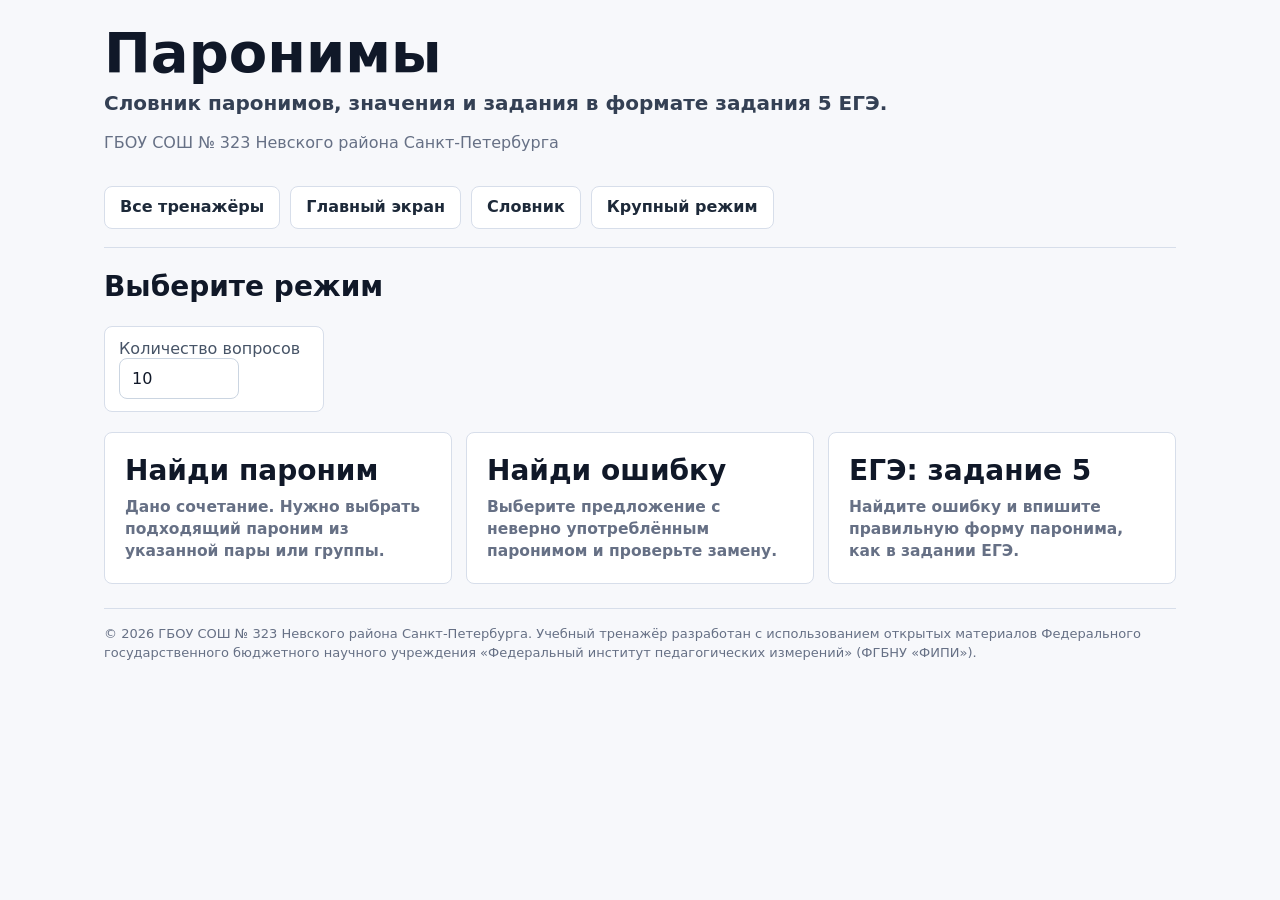
<file: paronimy/index.html>
<!doctype html>
<html lang="ru">
<head>
  <meta charset="utf-8">
  <meta name="viewport" content="width=device-width, initial-scale=1">
  <link rel="icon" href="../uroki/chasti-rechi/icons/book.svg" type="image/svg+xml">
  <title>Паронимы — интерактивный тренажёр</title>
  <style>
    :root{--bg:#f7f8fb;--card:#fff;--text:#101828;--muted:#667085;--line:#d7deea;--primary:#1f6feb;--primary-dark:#195cc4;--accent:#0f766e;--good:#067647;--bad:#b42318;--soft-blue:#eef4ff;--soft-green:#ecfdf3;--soft-red:#fef3f2;--shadow:0 8px 22px rgba(31,41,55,.07)}
    *{box-sizing:border-box;letter-spacing:0!important}
    html{background:var(--bg)}
    body{margin:0;min-height:100vh;font-family:Inter,ui-sans-serif,system-ui,-apple-system,BlinkMacSystemFont,"Segoe UI",sans-serif;background:var(--bg);color:var(--text)}
    .app{width:min(1120px,100%);margin:0 auto;padding:24px;overflow-wrap:anywhere}
    .hidden{display:none!important}
    header{display:grid;grid-template-columns:1fr;gap:18px;align-items:start;margin-bottom:22px;padding:0 0 18px;border-bottom:1px solid var(--line)}
    h1{margin:0 0 8px;color:var(--text);font-size:56px;line-height:1.04;font-weight:900}
    .subtitle{max-width:820px;margin:0 0 8px;color:#344054;font-size:20px;line-height:1.35;font-weight:720}
    .school,.muted,footer{color:var(--muted)}
    .top-actions{display:flex;flex-wrap:wrap;gap:10px;margin:0}
    button{border:0;border-radius:8px;padding:11px 15px;font:inherit;font-weight:750;line-height:1.15;cursor:pointer;background:var(--primary);color:#fff;box-shadow:none;transition:background .14s ease,border-color .14s ease,transform .14s ease}
    button:hover{background:var(--primary-dark);transform:translateY(-1px)}
    button:disabled{opacity:.58;cursor:not-allowed;transform:none}
    button:focus-visible,input:focus-visible{outline:3px solid rgba(31,111,235,.22);outline-offset:3px}
    .ghost{background:#fff;border:1px solid var(--line);color:#1d2939}
    .ghost:hover{background:#f2f6fc}
    main>.panel{background:transparent;border:0;box-shadow:none;padding:0}
    .panel,.question-card,.result-box{background:var(--card);border:1px solid var(--line);border-radius:8px;box-shadow:var(--shadow)}
    .panel,.question-card{padding:24px}
    #homeScreen h2,#dictionaryScreen h2,#resultScreen h2{margin-top:0!important;color:var(--text);font-size:28px!important;line-height:1.2}
    .settings-row{display:grid;grid-template-columns:repeat(2,minmax(170px,220px));gap:12px;margin-top:18px}
    .settings-row label{padding:12px 14px;background:#fff;border:1px solid var(--line);border-radius:8px;color:#475467}
    input{border:1px solid #cbd5e1;border-radius:8px;background:#fff;color:var(--text);box-shadow:none;font:inherit}
    input[type=number]{width:120px;padding:10px 12px}
    .mode-grid{display:grid;grid-template-columns:repeat(3,minmax(0,1fr));gap:14px;margin-top:20px}
    .mode-card{min-height:152px;padding:20px;text-align:left;border:1px solid var(--line);border-radius:8px;background:#fff;color:var(--text);box-shadow:none}
    .mode-card:hover{background:#f8fbff;border-color:#8bb6f9;box-shadow:none;transform:translateY(-2px)}
    .mode-card h2{margin:0 0 8px;color:var(--text);font-size:22px;line-height:1.18}
    .mode-card p{margin:0;color:var(--muted);font-size:15.5px;line-height:1.45}
    .quiz-topline{display:flex;justify-content:space-between;gap:12px;align-items:center;flex-wrap:wrap;margin-bottom:12px;color:#475467;font-weight:650}
    .progress-wrap{height:8px;margin-bottom:16px;background:#e7edf5;border-radius:999px;overflow:hidden}
    .progress{height:100%;width:0;background:var(--primary);border-radius:999px;transition:width .2s}
    .question-label{display:inline-flex;align-items:center;padding:7px 11px;border-radius:999px;background:var(--soft-blue);color:var(--primary-dark);text-transform:uppercase;font-size:12px;font-weight:850}
    .question{margin:10px 0 18px;color:var(--text);font-size:38px;line-height:1.14;font-weight:900}
    .context{margin:0 0 18px;padding:18px;background:#f8fafc;border:1px solid #e2e8f0;border-left:5px solid #84c5bd;border-radius:8px;color:var(--text);font-size:20px;line-height:1.45}
    .context ol{margin:0;padding-left:24px}
    .context li+li{margin-top:10px}
    .context mark{padding:1px 4px;border-radius:5px;background:#eaf2ff;color:var(--primary-dark);font-weight:850}
    .hint{margin:0 0 20px;color:var(--muted);font-size:16px;line-height:1.45}
    .answers{display:grid;grid-template-columns:repeat(2,minmax(0,1fr));gap:12px;align-items:stretch;margin-top:18px}
    .text-answer-host{margin-top:18px}
    .answer{min-height:64px;display:flex;align-items:center;text-align:left;border:1px solid var(--line);border-radius:8px;background:#fff;color:var(--text);box-shadow:none;font-weight:650;line-height:1.25}
    .answer:hover{background:#f8fbff;border-color:#8bb6f9;box-shadow:none}
    .answer.correct{background:var(--soft-green);border-color:#75e0a7;color:var(--good)}
    .answer.wrong{background:var(--soft-red);border-color:#fda29b;color:var(--bad)}
    .answer:disabled{opacity:1}
    .text-answer-wrap{display:grid;grid-template-columns:minmax(0,1fr) auto;gap:12px;align-items:center;margin-top:18px}
    .text-answer-wrap input{width:100%;padding:15px 16px;font-size:18px;font-weight:720}
    .text-answer-wrap input:disabled{background:#f3f4f6;color:var(--muted)}
    .feedback{margin-top:18px;padding:16px;border:1px solid var(--line);border-radius:8px;background:#f8fafc;color:var(--text);line-height:1.45;font-size:17px}
    .feedback.good{background:var(--soft-green);border-color:#75e0a7}
    .feedback.bad{background:var(--soft-red);border-color:#fda29b}
    .quiz-actions{display:grid;grid-template-columns:repeat(3,minmax(0,1fr));align-items:center;gap:12px;margin-top:18px}
    .quiz-actions #stopBtn{justify-self:start}
    .quiz-actions #prevBtn{justify-self:center}
    .quiz-actions #nextBtn{justify-self:end}
    .result-grid{display:grid;grid-template-columns:repeat(2,minmax(0,1fr));gap:16px;align-items:start;margin-top:18px}
    .result-box{padding:18px}
    .result-box h3{color:var(--text)}
    #repeatBtn,#reviewMistakesBtn{width:100%}
    #reviewMistakesBtn{margin-top:12px;background:var(--accent)}
    #reviewMistakesBtn:hover{background:#115e59}
    .tools{display:grid;grid-template-columns:minmax(220px,1fr) auto;gap:12px;align-items:center;margin:16px 0}
    .tools input{min-width:0;padding:13px 16px}
    .count{color:var(--muted);font-size:14px}
    .dictionary-list{display:grid;grid-template-columns:1fr;gap:16px;max-height:68vh;overflow:auto;padding:0 8px 0 0}
    .group-card{padding:16px;border:1px solid var(--line);border-radius:8px;background:#fff}
    .group-card h3{margin:0 0 12px;color:var(--text);font-size:21px}
    .word-grid{display:grid;grid-template-columns:repeat(2,minmax(0,1fr));gap:16px}
    .word-item{padding:12px 0 0;border-top:1px solid var(--line)}
    .word-item b{display:block;margin-bottom:6px;color:var(--primary-dark);font-size:18px}
    .word-item p{margin:0 0 6px;color:#344054;line-height:1.4}
    .word-item small{color:var(--muted);line-height:1.35}
    footer{margin-top:24px;padding:16px 0 0;border-top:1px solid var(--line);font-size:13px;line-height:1.45}
    .board-mode{width:min(1420px,100%)}
    .board-mode h1{font-size:68px}
    .board-mode .subtitle{font-size:28px;max-width:1100px}
    .board-mode .mode-card{min-height:170px;padding:26px}
    .board-mode .mode-card h2{font-size:30px}
    .board-mode .mode-card p,.board-mode .hint,.board-mode .quiz-topline{font-size:22px}
    .board-mode .question{font-size:64px}
    .board-mode .answer{min-height:104px;padding:24px;font-size:28px}
    .board-mode .text-answer-wrap input{font-size:28px;padding:22px}
    .board-mode .feedback{padding:26px;font-size:26px}
    .board-mode button{font-size:22px;padding:16px 22px}
    .board-mode footer{display:none}
    @media(max-width:920px){.top-actions{width:100%;display:grid;grid-template-columns:repeat(2,minmax(0,1fr))}.mode-grid,.answers,.result-grid,.word-grid{grid-template-columns:1fr}}
    @media(max-width:680px){.app{padding:14px}h1,.board-mode h1{font-size:38px}.subtitle{font-size:17px}.top-actions,.settings-row,.tools,.quiz-actions,.text-answer-wrap{grid-template-columns:1fr}.quiz-actions #stopBtn,.quiz-actions #prevBtn,.quiz-actions #nextBtn{justify-self:stretch}.question{font-size:28px}.board-mode .question{font-size:32px}.mode-card{min-height:132px}}
    @media(prefers-reduced-motion:reduce){*,*::before,*::after{transition:none!important;scroll-behavior:auto!important}}
  </style>
</head>
<body>
  <div class="app" id="app">
    <header>
      <div>
        <h1>Паронимы</h1>
        <p class="subtitle">Словник паронимов, значения и задания в формате задания 5 ЕГЭ.</p>
        <p class="school">ГБОУ СОШ № 323 Невского района Санкт-Петербурга</p>
      </div>
      <div class="top-actions">
        <button class="ghost" id="siteHomeBtn">Все тренажёры</button>
        <button class="ghost" id="homeBtn">Главный экран</button>
        <button class="ghost" id="dictionaryBtn">Словник</button>
        <button class="ghost" id="boardBtn">Крупный режим</button>
      </div>
    </header>

    <main>
      <section class="panel" id="homeScreen">
        <h2>Выберите режим</h2>
        <div class="settings-row">
          <label class="muted">Количество вопросов<br><input type="number" id="questionCount" value="10" min="5" max="100"></label>
        </div>
        <div class="mode-grid">
          <button class="mode-card" data-mode="meaning"><h2>Найди пароним</h2><p>Дано сочетание. Нужно выбрать подходящий пароним из указанной пары или группы.</p></button>
          <button class="mode-card" data-mode="findError"><h2>Найди ошибку</h2><p>Выберите предложение с неверно употреблённым паронимом и проверьте замену.</p></button>
          <button class="mode-card" data-mode="ege"><h2>ЕГЭ: задание 5</h2><p>Найдите ошибку и впишите правильную форму паронима, как в задании ЕГЭ.</p></button>
        </div>
      </section>

      <section class="hidden" id="quizScreen">
        <div class="quiz-topline"><div id="modeTitle">Режим</div><div><span id="counter">1 / 10</span> · баллы: <strong id="score">0</strong></div></div>
        <div class="progress-wrap"><div class="progress" id="progress"></div></div>
        <div class="question-card">
          <div class="question-label" id="questionLabel">Вопрос</div>
          <h2 class="question" id="questionText"></h2>
          <div class="context hidden" id="contextText"></div>
          <p class="hint" id="questionHint"></p>
          <div class="answers" id="answers"></div>
          <div class="feedback hidden" id="feedback"></div>
          <div class="quiz-actions">
            <button class="ghost" id="stopBtn">Завершить</button>
            <button class="ghost" id="prevBtn" disabled>Назад</button>
            <button id="nextBtn" disabled>Дальше</button>
          </div>
        </div>
      </section>

      <section class="panel hidden" id="resultScreen">
        <h2>Результат</h2>
        <div class="result-grid">
          <div class="result-box"><h3>Итог</h3><p id="resultText" style="font-size:24px;font-weight:900"></p><button id="repeatBtn">Новая тренировка</button><button class="hidden" id="reviewMistakesBtn">Отработать ошибки</button></div>
          <div class="result-box"><h3>Ошибки для разбора</h3><ol class="muted" id="mistakesList"></ol></div>
        </div>
      </section>

      <section class="panel hidden" id="dictionaryScreen">
        <h2>Словник паронимов</h2>
        <p class="muted">Группы паронимов, значения и примеры употребления.</p>
        <div class="tools">
          <input type="text" id="dictionarySearch" placeholder="Поиск" aria-label="Поиск в словнике паронимов">
          <button class="ghost" id="clearDictionarySearch">Очистить</button>
        </div>
        <div class="count" id="dictionaryCount"></div>
        <div class="dictionary-list" id="dictionaryBody"></div>
      </section>
    </main>

    <footer>© 2026 ГБОУ СОШ № 323 Невского района Санкт-Петербурга. Учебный тренажёр разработан с использованием открытых материалов Федерального государственного бюджетного научного учреждения «Федеральный институт педагогических измерений» (ФГБНУ «ФИПИ»).</footer>
  </div>

  <script>
const PARONYM_GROUPS = [{"title":"Абонемент — абонент","items":[{"word":"Абонемент","definition":"право пользования чем-либо, документ, подтверждающий это право","examples":"Абонемент в спортзал, библиотечный абонемент"},{"word":"Абонент","definition":"лицо или учреждение, имеющее абонемент (пользователь)","examples":"Абонент вне зоны доступа"}]},{"title":"Авторитарный — авторитетный","items":[{"word":"Авторитарный","definition":"основанный на беспрекословном подчинении власти, диктатуре","examples":"Авторитарная власть, авторитарный политический режим, авторитарные методы управления"},{"word":"Авторитетный","definition":"пользующийся авторитетом; заслуживающий доверия, влияния, признания","examples":"Авторитетный учёный, авторитетное мнение"}]},{"title":"Адресат — адресант","items":[{"word":"Адресант","definition":"тот, кто посылает почтовое или телеграфное отправление (лицо или учреждение)","examples":"Адресант пишет каждую неделю"},{"word":"Адресат","definition":"тот, кому адресовано почтовое отправление (лицо или учреждение)","examples":"Письмо не дошло до адресата"}]},{"title":"Артистический — артистичный","items":[{"word":"Артистический","definition":"предназначенный артисту, свойственный ему","examples":"Артистическое фойе, артистический характер"},{"word":"Артистичный","definition":"отличающийся артистизмом, художественным вкусом","examples":"Артистичная натура, артистичная поза"}]},{"title":"Бедный — бедственный","items":[{"word":"Бедный","definition":"обладающий малым достатком. Несчастный, жалкий","examples":"Бедные люди, бедный дом"},{"word":"Бедственный","definition":"исполненный бедствий, тяжелый","examples":"Бедственное состояние, положение"}]},{"title":"Безликий — безличный","items":[{"word":"Безликий","definition":"лишённый своеобразия, характерных отличительных черт, невыразительный, расплывчатый; не имеющий лица","examples":"Безликая фигурка, безликое произведение, безликий человек"},{"word":"Безличный","definition":"не проявляющий своей индивидуальности, своеобразия, характерных отличительных черт; не допускающий употребления подлежащего (грам.)","examples":"Безличные глаголы, предложения"}]},{"title":"Безответный — безответственный","items":[{"word":"Безответный","definition":"не получающий ответа","examples":"Безответное чувство, безответное предложение"},{"word":"Безответственный","definition":"не несущий ответственности","examples":"Безответственная особа, безответственное поведение"}]},{"title":"Благодарный — благодарственный","items":[{"word":"Благодарный","definition":"чувствующий, испытывающий признательность","examples":"Благодарный народ, благодарный взгляд"},{"word":"Благодарственный","definition":"содержащий в себе благодарность","examples":"Благодарственные слова, благодарственное письмо"}]},{"title":"Благотворительный — благотворный","items":[{"word":"Благотворительный","definition":"оказывающий помощь нуждающимся","examples":"Благотворительная акция, благотворительный спектакль"},{"word":"Благотворный","definition":"оказывающий хорошее, полезное действие","examples":"Благотворное воздействие, благотворная прохлада"}]},{"title":"Болотный — болотистый","items":[{"word":"Болотный","definition":"относящийся к болоту, свойственный ему; живущий, растущий на болоте","examples":"Болотный цвет, сырость, птица"},{"word":"Болотистый","definition":"изобилующий болотами, заболоченный; топкий, как болото","examples":"Болотистая местность, почва"}]},{"title":"Будний — будничный","items":[{"word":"Будний","definition":"о времени: относящийся к будням","examples":"Будний день"},{"word":"Будничный","definition":"такой, который постоянно окружает человека; предназначенный для будней, труда, занятий, не праздничный; прозаический, однообразный, скучный","examples":"Будничная одежда, будничная жизнь"}]},{"title":"Бывший — былой — бывалый","items":[{"word":"Бывший","definition":"некогда существовавший, утративший статус","examples":"Бывший ученик, бывший парень"},{"word":"Былой","definition":"минувший, прошлый","examples":"Былые подвиги, былой успех"},{"word":"Бывалый","definition":"много видавший и испытавший, с большим опытом; сведущий, опытный","examples":"Бывалый моряк, бывалый рыбак"}]},{"title":"Ванна — ванная","items":[{"word":"Ванна","definition":"большой сосуд для купания, мытья; мытьё или лечебная процедура в таком сосуде","examples":"Принимать ванну, минеральные ванны, чугунная ванна"},{"word":"Ванная","definition":"комната, в которой находится ванна, помещение для ванных процедур","examples":"Ванная комната, ванная занята"}]},{"title":"Вдох — вздох","items":[{"word":"Вдох","definition":"каждый отдельный впуск воздуха в лёгкие, каждое отдельное вдыхание","examples":"Глубокий вдох"},{"word":"Вздох","definition":"усиленный вдох и выдох (обычно как выражение какого-либо чувства)","examples":"Тяжёлый вздох"}]},{"title":"Вековой — вечный","items":[{"word":"Вековой","definition":"многолетний, существующий века","examples":"Вековое дерево, вековая роща"},{"word":"Вечный","definition":"бесконечный, без начала и конца","examples":"Вечные ценности, вечная мерзлота, вечный огонь"}]},{"title":"Величие — величина","items":[{"word":"Величие","definition":"наличие в ком-либо или чём-либо выдающихся свойств, внушающих преклонение, уважение","examples":"Величие подвига, царственное величие"},{"word":"Величина","definition":"размер, объём предмета; то, что можно измерить, исчислить; о человеке, выдающемся в какой-нибудь области деятельности","examples":"Величина дохода, величина комнаты"}]},{"title":"Великий — величественный — величавый","items":[{"word":"Великий","definition":"выдающийся","examples":"Великий писатель, великий художник"},{"word":"Величественный","definition":"исполненный величия","examples":"Величественная постройка, величественная осанка"},{"word":"Величавый","definition":"исполненный внутреннего достоинства, внушающий почтение к себе","examples":"Величавая походка, величавый облик"}]},{"title":"Заполнить — восполнить — наполнить — переполнить — пополнить — дополнить","items":[{"word":"Заполнить","definition":"1. Занять целиком, наполнить 2. Вписать нужные сведения","examples":"Заполнить таблицу"},{"word":"Восполнить","definition":"возместить, добавить то, чего не хватает","examples":"Восполнить пробелы"},{"word":"Наполнить","definition":"занять целиком (налив, насыпав, наложив)","examples":"Наполнить корзину"},{"word":"Переполнить","definition":"наполнить, заполнить сверх меры","examples":"Холл переполнен"},{"word":"Пополнить","definition":"увеличить, прибавить, сделать более полным","examples":"Пополнить команду игроками"},{"word":"Дополнить","definition":"сделать более полным, прибавив что-то сверх имеющегося","examples":"Дополнить пояснение"}]},{"title":"Враждебный — вражеский","items":[{"word":"Враждебный","definition":"полный неприязни, ненависти","examples":"Настроен враждебно, враждебный взгляд"},{"word":"Вражеский","definition":"относящийся к врагу","examples":"Вражеская атака, вражеская сила"}]},{"title":"Возбуждать — побуждать","items":[{"word":"Возбуждать","definition":"вызывать какое-либо состояние; приводить в возбужденное состояние","examples":"Возбуждать интерес, возбуждать аппетит"},{"word":"Побуждать","definition":"склонять к какому-либо действию","examples":"Побуждать к деятельности, побуждать к поступкам"}]},{"title":"Выбирать / выбирая — избирать / избирая","items":[{"word":"Выбирать / выбирая","definition":"отбирать по какому-либо правилу","examples":"Выбирать напиток, платье"},{"word":"Избирать / избирая","definition":"выбрать при помощи голосования (в политике)","examples":"Избирать депутата"}]},{"title":"Выгода — выгодность","items":[{"word":"Выгода","definition":"доход, прибыль, польза, материальный интерес","examples":"Искать выгоду, выгода от сделки"},{"word":"Выгодность","definition":"свойство, описывающее наличие выгоды в каком-то объекте","examples":"Выгодность для страны, выгодность ситуации"}]},{"title":"Выдача — отдача","items":[{"word":"Выдача","definition":"предоставление чего-либо","examples":"Выдача продуктов по карточкам, пункт выдачи"},{"word":"Отдача","definition":"максимальная эффективность деятельности","examples":"Полная отдача делу"}]},{"title":"Передача — раздача","items":[{"word":"Передача","definition":"перемещение чего-либо, распространение","examples":"Передача информации, передача мяча"},{"word":"Раздача","definition":"раздача чего-либо какому-либо множеству, сразу многим (от глаг. «раздавать»)","examples":"Раздача тетрадей, раздача интернета"}]},{"title":"Вырастить — нарастить — отрастить","items":[{"word":"Вырастить","definition":"ухаживая, обеспечить рост, развитие","examples":"Вырастить сад"},{"word":"Нарастить","definition":"усилить, увеличить что-то искусственно, присоединить","examples":"Нарастить ногти, нарастить волосы, нарастить темп"},{"word":"Отрастить","definition":"дать достигнуть какой-либо длины, какого-либо размера","examples":"Отрастить косу, отрастить ногти"}]},{"title":"Выращивание — наращивание — отращивание","items":[{"word":"Выращивание","definition":"ухаживая, обеспечить рост, развитие чего-либо","examples":"Выращивание цветов"},{"word":"Наращивание","definition":"заставить вырасти на чем-нибудь, присоединить","examples":"Нарастить волосы, ногти (искусственным способом)"},{"word":"Отращивание","definition":"достичь в росте каких-либо размеров","examples":"Отрастить волосы, ногти (естественным способом)"}]},{"title":"Выплата — оплата — плата — уплата","items":[{"word":"Выплата","definition":"отдача денег в возмещение чего-либо","examples":"Социальная выплата, ипотечная выплата"},{"word":"Оплата","definition":"выплачиваемые за что-либо деньги, погашение чего-либо","examples":"Оплата проезда, оплата товаров"},{"word":"Плата","definition":"денежное вознаграждение, возмещение","examples":"Плата за проезд"},{"word":"Уплата","definition":"возмещение","examples":"Уплата налога"}]},{"title":"Выплатить — заплатить — уплатить — отплатить — оплатить","items":[{"word":"Выплатить","definition":"выдать плату за что-либо, уплатить полностью или по частям","examples":"Выплатить кредит"},{"word":"Заплатить","definition":"отдать плату за что-либо в возмещение чего-либо","examples":"Заплатить за услугу, заплатить за проезд"},{"word":"Уплатить","definition":"внести плату в возмещение чего-либо, а также по денежным обязательствам","examples":"Уплатить неустойку, уплатить налог, уплатить пошлину"},{"word":"Отплатить","definition":"сделать что-либо в ответ на чей-либо поступок, отомстить","examples":"Отплатить той же монетой, отплатить добром"},{"word":"Оплатить","definition":"отдать плату за что-либо","examples":"Оплатить ужин"}]},{"title":"Высокий — высотный","items":[{"word":"Высокий","definition":"имеющий большую высоту","examples":"Высокий забор, высокое дерево, высокие потолки"},{"word":"Высотный","definition":"1. Осуществляющийся на большой высоте 2. Об очень высоких архитектурных сооружениях","examples":"Высотные здания, высотные работы"}]},{"title":"Гарантийный — гарантированный","items":[{"word":"Гарантийный","definition":"содержащий гарантию, служащий гарантией","examples":"Гарантийный товар, срок"},{"word":"Гарантированный","definition":"обеспеченный, обещанный","examples":"Гарантированный приз"}]},{"title":"Гармоничный — гармонический","items":[{"word":"Гармоничный","definition":"относящийся к гармонии, основанный на принципах гармонии","examples":"Гармоничное состояние, гармоничный человек"},{"word":"Гармонический","definition":"содержащий элементы гармонии, обладающий согласованностью","examples":"Гармонические колебания, гармонический мажор"}]},{"title":"Глинистый — глиняный","items":[{"word":"Глинистый","definition":"содержащий глину, с примесью глины","examples":"Глинистый грунт, глинистая почва"},{"word":"Глиняный","definition":"сделанный из глины","examples":"Глиняная чашка, глиняный горшок"}]},{"title":"Годичный — годовалый — годовой","items":[{"word":"Годичный","definition":"продолжающийся в течение года","examples":"Годичный срок"},{"word":"Годовалый","definition":"в возрасте одного года, просуществовавший год","examples":"Годовалый ребёнок"},{"word":"Годовой","definition":"относящийся к целому году, его итогу","examples":"Годовой отчёт"}]},{"title":"Гордость — гордыня","items":[{"word":"Гордость","definition":"чувство собственного достоинства, удовлетворения от чего-нибудь. Положительное качество","examples":"Гордость за сына, национальная гордость"},{"word":"Гордыня","definition":"высокомерие, чрезмерная гордость. Отрицательное качество","examples":"Обуздать свою гордыню"}]},{"title":"Гуманизм — гуманность","items":[{"word":"Гуманизм","definition":"совокупность идей, проникнутых любовью к человеку","examples":"Гуманизм Достоевского"},{"word":"Гуманность","definition":"свойство, нравственная характеристика, проявляющаяся в доброте","examples":"Проявить гуманность, гуманность приговора"}]},{"title":"Гуманистический — гуманитарный — гуманный","items":[{"word":"Гуманистический","definition":"совокупность идей, проникнутых любовью к человеку","examples":"Гуманистический смысл повести"},{"word":"Гуманитарный","definition":"1. Общественные науки","examples":"Гуманитарный предмет 2. Связанный с социальными условиями жизни Гуманитарная помощь"},{"word":"Гуманный","definition":"проникнутый любовью к человеку, человечный, человеколюбивый","examples":"Гуманное отношение"}]},{"title":"Двоичный — двойной — двойственный","items":[{"word":"Двоичный","definition":"основанный на комбинации двух компонентов","examples":"Двоичный код, двоичный вид"},{"word":"Двойной","definition":"1. Состоящий из двух подобных частей","examples":"Двойная юбка 2. Увеличенный вдвое Двойная порция 3. Двуличный Двойные стандарты"},{"word":"Двойственный","definition":"1. Склоняющийся то в ту, то в другую сторону","examples":"Двойственное решение, двойственная политика 2. Касающийся двух, двоих Двойственное соглашение"}]},{"title":"Двоякий — сдвоенный — удвоенный","items":[{"word":"Двоякий","definition":"проявляющийся в двух смыслах, видах, формах","examples":"Двоякая выгода, двоякий смысл"},{"word":"Сдвоенный","definition":"сложенный вдвое","examples":"Сдвоенная нить"},{"word":"Удвоенный","definition":"1. Вдвое больший, двойной","examples":"Удвоенные силы 2. Усиленный, сильно увеличенный Удвоенная забота"}]},{"title":"Действенный — действительный — действующий","items":[{"word":"Действенный","definition":"хорошо работающий, эффективный","examples":"Действенные решения"},{"word":"Действительный","definition":"существующий, реальный","examples":"Действительный билет"},{"word":"Действующий","definition":"совершающий действие, работающий","examples":"Действующий правитель"}]},{"title":"Деловитый — деловой — дельный — деляческий","items":[{"word":"Деловитый","definition":"толковый, серьёзный","examples":"Деловитый тон"},{"word":"Деловой","definition":"относящийся к работе","examples":"Деловой костюм, деловая встреча"},{"word":"Дельный","definition":"касающийся существа","examples":"Дельный совет"},{"word":"Деляческий","definition":"узкий практицизм, при котором упускается полезная сторона дела","examples":"Деляческий подход, деляческое решение"}]},{"title":"Демократичный — демократический","items":[{"word":"Демократичный","definition":"простой, относящийся к народу","examples":"Демократичный стиль управления"},{"word":"Демократический","definition":"основанный на принципах демократии, осуществляющий демократию","examples":"Демократический режим"}]},{"title":"Длинный — длительный","items":[{"word":"Длинный","definition":"имеющий большую длину","examples":"Длинный шарф, длинная цепочка"},{"word":"Длительный","definition":"долгий, продолжительный","examples":"Длительное воздействие"}]},{"title":"Дипломат — дипломант","items":[{"word":"Дипломат","definition":"1. Должностное лицо, занимающееся дипломатической деятельностью","examples":"Российский дипломат 2. О человеке, действующем тонко, умело Большой дипломат"},{"word":"Дипломант","definition":"человек, награжденный дипломом за успешное выступление на конкурсе","examples":"Дипломант конкурса пианистов"}]},{"title":"Дипломатический — дипломатичный","items":[{"word":"Дипломатический","definition":"относящийся к дипломатии","examples":"Дипломатические навыки"},{"word":"Дипломатичный","definition":"ловкий, умело и тонко действующий","examples":"Дипломатичный друг"}]},{"title":"Добрый — добротный","items":[{"word":"Добрый","definition":"благородный, гуманный, хороший","examples":"Добрый человек, добрый друг"},{"word":"Добротный","definition":"отличающийся прочностью, качеством","examples":"Добротная постройка, добротный дом"}]},{"title":"Доверчивый — доверительный","items":[{"word":"Доверчивый","definition":"легко доверяющий, испытывающий доверие","examples":"Доверчивый ребенок"},{"word":"Доверительный","definition":"высказывающий полное доверие чему-либо или кому-либо","examples":"Доверительный тон"}]},{"title":"Дождевой — дождливый","items":[{"word":"Дождевой","definition":"связанный с дождем","examples":"Дождевая туча, дождевой червь"},{"word":"Дождливый","definition":"обильный дождями","examples":"Дождливый день"}]},{"title":"Драматический — драматичный","items":[{"word":"Драматический","definition":"относящийся к драме","examples":"Драматическая постановка, драматический кружок"},{"word":"Драматичный","definition":"1. Выражающий сильные чувства","examples":"Драматичная ситуация 2. Рассчитанный на эффект, напыщенный Драматичный жест, драматичный вид"}]},{"title":"Дружеский — дружественный — дружный","items":[{"word":"Дружеский","definition":"относящийся к другу, дружбе","examples":"Дружеские чувства, дружеская поддержка"},{"word":"Дружественный","definition":"взаимно благожелательный (в частности, о государствах, народах)","examples":"Дружественные народы"},{"word":"Дружный","definition":"связанный взаимным расположением, дружбой","examples":"Дружный коллектив"}]},{"title":"Единый — одиночный","items":[{"word":"Единый","definition":"один, общий, объединенный","examples":"Единое целое"},{"word":"Одиночный","definition":"действующий без помощи других или совершаемый одним лицом; назначенный для одного, для пребывания без общения с другими","examples":"Одиночное фигурное катание, одиночные прохожие, одиночная камера"}]},{"title":"Единичный — единственный","items":[{"word":"Единичный","definition":"являющийся исключением, редкий","examples":"Единичные работы"},{"word":"Единственный","definition":"только один, такой, кроме которого нет другого, исключительный","examples":"Единственный брат, шанс"}]},{"title":"Желанный — желательный","items":[{"word":"Желанный","definition":"ожидаемый, составляющий предмет желания. Милый, дорогой","examples":"Желанные вести, желанный день и час. Желанный гость"},{"word":"Желательный","definition":"нужный для чего-либо, соответствующий чьим-либо желаниям","examples":"Желательный эффект, исход дела"}]},{"title":"Жестокий — жёсткий","items":[{"word":"Жестокий","definition":"крайне суровый, беспощадный, безжалостный","examples":"Жестокий человек, жестокий шторм"},{"word":"Жёсткий","definition":"1. Твердый, плотный","examples":"Жёсткая пружина 2. Суровый, резкий Жёсткие слова 3. Не допускающий отклонений Жёсткий график"}]},{"title":"Жизненный — житейский","items":[{"word":"Жизненный","definition":"относящийся к жизни, близкий к жизни, действительности","examples":"Жизненный путь"},{"word":"Житейский","definition":"обыденный, повседневный","examples":"Житейская проблема"}]},{"title":"Жилищный — жилой","items":[{"word":"Жилищный","definition":"характерный для жилища, свойственный ему","examples":"Жилищная реформа"},{"word":"Жилой","definition":"предназначенный для жилья","examples":"Жилая площадь"}]},{"title":"Загородить — огородить — оградить — отгородить — перегородить","items":[{"word":"Загородить","definition":"обнести оградой, спрятать","examples":"Загородить сад"},{"word":"Огородить","definition":"окружить изгородью","examples":"Огородить участок, дом"},{"word":"Оградить","definition":"сберечь","examples":"Оградить от нападок"},{"word":"Отгородить","definition":"отделить, поставив препятствие","examples":"Отгородить для ребёнка детский уголок"},{"word":"Перегородить","definition":"разделить перегородкой","examples":"Перегородить реку плотиной"}]},{"title":"Занизить — понизить — снизить","items":[{"word":"Занизить","definition":"сделать ниже нормы","examples":"Занизить цены"},{"word":"Понизить","definition":"сделать более низким","examples":"Понизить в должности"},{"word":"Снизить","definition":"спустить ниже, сбавить","examples":"Снизить самолёт"}]},{"title":"Зачинатель — зачинщик","items":[{"word":"Зачинатель","definition":"основоположник, начинающий что-то","examples":"Зачинатель детской литературы"},{"word":"Зачинщик","definition":"тот, кто начинает что-то плохое","examples":"Зачинщик скандала"}]},{"title":"Звериный — зверский","items":[{"word":"Звериный","definition":"относящийся к зверю, свойственный ему","examples":"Звериная шкура, обычай"},{"word":"Зверский","definition":"жестокий, свирепый, дикий. Очень сильный, чрезвычайный","examples":"Зверское убийство, зверский голод"}]},{"title":"Землистый — земной — земляной","items":[{"word":"Землистый","definition":"содержащий много земляных частиц; похожий на землю; серовато-бледный (о цвете лица, кожи человека)","examples":"Землистая порода, землистая масса, землистый цвет кожи"},{"word":"Земной","definition":"относящийся к Земле — планете; относящийся к земле как месту жизни и деятельности человека; обыденный, житейский, чуждый возвышенных духовных стремлений","examples":"Земная поверхность, земное путешествие, земные радости"},{"word":"Земляной","definition":"относящийся к земле, связанный с ней; сделанный, состоящий из земли; живущий или находящийся в земле","examples":"Земляное укрепление, земляные насекомые"}]},{"title":"Звуковой — звучный","items":[{"word":"Звуковой","definition":"связанный со звуком, проводящий звуки, состоящий из них","examples":"Звуковой сигнал, барьер"},{"word":"Звучный","definition":"ясно, чисто, отчетливо или хорошо звучащий, звонкий","examples":"Звучный голос, звучная скрипка"}]},{"title":"Зрительный — зрительский","items":[{"word":"Зрительный","definition":"предназначенный для зрителей. То, с помощью чего рассматривают что-то","examples":"Зрительный зал. Зрительное восприятие"},{"word":"Зрительский","definition":"относящийся к зрителю, свойственный ему","examples":"Зрительская поддержка"}]},{"title":"Изобретательный — изобретательский","items":[{"word":"Изобретательный","definition":"находчивый, способный изобретать","examples":"Изобретательный учёный"},{"word":"Изобретательский","definition":"относящийся к изобретательству, изобретателю","examples":"Изобретательское мнение"}]},{"title":"Информативный — информационный","items":[{"word":"Информативный","definition":"несущий информацию, содержательный","examples":"Информативная лекция"},{"word":"Информационный","definition":"относящийся к информации, сообщающий о чем-либо","examples":"Информационная революция"}]},{"title":"Информированность — информация","items":[{"word":"Информированность","definition":"осведомленность","examples":"Информированность населения"},{"word":"Информация","definition":"осведомляющие сообщения","examples":"Обмен информацией"}]},{"title":"Иронический — ироничный","items":[{"word":"Иронический","definition":"относящийся к иронии как стилистическому приему","examples":"Ироническая строфа, вольность"},{"word":"Ироничный","definition":"содержащий элементы иронии, употребляющийся с целью насмешки","examples":"Ироничный тон"}]},{"title":"Искусный — искусственный","items":[{"word":"Искусный","definition":"умелый, хорошо знающий своё дело","examples":"Искусная резьба, искусный скульптор"},{"word":"Искусственный","definition":"ненатуральный, сделанный наподобие настоящего, притворный","examples":"Искусственное озеро, искусственные цветы"}]},{"title":"Исполнительный — исполнительский","items":[{"word":"Исполнительный","definition":"имеющий своей задачей исполнение поручений, старательный","examples":"Исполнительный комитет"},{"word":"Исполнительский","definition":"относящийся к исполнителю","examples":"Исполнительский талант"}]},{"title":"Исходный — исходящий","items":[{"word":"Исходный","definition":"начальный, отправной","examples":"Исходное положение, исходная точка"},{"word":"Исходящий","definition":"отправляемый (о корреспонденции)","examples":"Исходящая почта"}]},{"title":"Каменистый — каменный","items":[{"word":"Каменистый","definition":"обильный камнем","examples":"Каменистый берег"},{"word":"Каменный","definition":"сделанный из камня; неподвижный; безжалостный; входящий в состав некоторых названий","examples":"Каменный дом, каменная поза, каменное лицо, каменная соль"}]},{"title":"Комфортабельный — комфортный","items":[{"word":"Комфортабельный","definition":"отвечающий требованиям","examples":"Комфортабельная квартира"},{"word":"Комфортный","definition":"удобный, уютный","examples":"Комфортная атмосфера"}]},{"title":"Конный — конский","items":[{"word":"Конный","definition":"связанный с лошадьми, состоящий из конницы","examples":"Конный спорт, конная полиция"},{"word":"Конский","definition":"принадлежащий коню, относящийся к нему, лошадиный","examples":"Конская грива, конский волос"}]},{"title":"Коренастый — коренной — корневой","items":[{"word":"Коренастый","definition":"невысокий, крепкого телосложения","examples":"Коренастая фигура"},{"word":"Коренной","definition":"исконный, изначальный. Главный, основной, глубокий","examples":"Коренной народ, коренные преобразования"},{"word":"Корневой","definition":"связанный с корнем как морфемой в русском языке; биологический термин","examples":"Корневые языки, корневое питание"}]},{"title":"Костный — костяной","items":[{"word":"Костный","definition":"изготовленный из кости, похожий на неё, добываемый из кости","examples":"Костный порошок, костный бульон, костный мозг"},{"word":"Костяной","definition":"относящийся к кости, сделанный из кости","examples":"Костяная ручка, костяная нога"}]},{"title":"Красочный — красящий — крашеный","items":[{"word":"Красочный","definition":"относящийся к краске, связанный с ней. Яркий, цветной","examples":"Красочная промышленность. Красочный пейзаж"},{"word":"Красящий","definition":"содержащий краску, служащий для окрашивания","examples":"Красящее вещество"},{"word":"Крашеный","definition":"покрытый краской","examples":"Крашеный забор, крашеные губы"}]},{"title":"Лакированный — лаковый — лакировочный","items":[{"word":"Лакированный","definition":"покрытый лаком","examples":"Лакированные ботинки"},{"word":"Лаковый","definition":"относящийся к лаку","examples":"Лаковое производство"},{"word":"Лакировочный","definition":"относящийся к лакированию, предназначенный для него.","examples":"Лакировочный цех"}]},{"title":"Ледовый — ледяной","items":[{"word":"Ледовый","definition":"состоящий изо льда, ледяной, расположенный на льду, происходящий во льдах","examples":"Ледовая экспедиция"},{"word":"Ледяной","definition":"покрытый льдом, очень холодный, крайне сдержанный, презрительно-холодный","examples":"Ледяная вода, ледяной тон"}]},{"title":"Лесистый — лесной","items":[{"word":"Лесистый","definition":"богатый лесом, покрытый лесом","examples":"Лесистый край"},{"word":"Лесной","definition":"1. Относящийся к лесу, находящийся в лесу","examples":"Лесная тропа 2. Относящийся к лесопроизводству Лесная промышленность"}]},{"title":"Личностный — личный","items":[{"word":"Личностный","definition":"свойственный личности, индивидуальный","examples":"Личностный подход"},{"word":"Личный","definition":"принадлежащий лицу, осуществляемый им, затрагивающий его интересы","examples":"Личная собственность, личные вещи"}]},{"title":"Микроскопический — микроскопичный","items":[{"word":"Микроскопический","definition":"1. Производимый с помощью микроскопа","examples":"Микроскопический анализ 2. Видимый только в микроскоп Микроскопические грибы 3. Чрезвычайно малый Микроскопические организмы"},{"word":"Микроскопичный","definition":"чрезвычайно малый","examples":"Микроскопичная порция супа"}]},{"title":"Мороженый — морозильный — морозный","items":[{"word":"Мороженый","definition":"подвергшийся замораживанию","examples":"Мороженые овощи, рыба"},{"word":"Морозильный","definition":"предназначенный для замораживания","examples":"Морозильное оборудование"},{"word":"Морозный","definition":"относящийся к морозу как явлению природы","examples":"Морозная погода"}]},{"title":"Наблюдательный — наблюдательский","items":[{"word":"Наблюдательный","definition":"внимательный, умеющий хорошо наблюдать, подмечать; выражающий наблюдательность; служащий для наблюдения за кем-чем-либо, а также (спец.) осуществляющий наблюдение","examples":"Наблюдательный глаз, наблюдательная вышка"},{"word":"Наблюдательский","definition":"относящийся к наблюдателю, принадлежащий, свойственный ему","examples":"Наблюдательская смекалка, бинокль"}]},{"title":"Надеть — одеть","items":[{"word":"Одеть","definition":"кого-то","examples":"Одеть Надежду"},{"word":"Надеть","definition":"что-то на кого-то","examples":"Надеть одежду"}]},{"title":"Наличие — наличность","items":[{"word":"Наличие","definition":"присутствие","examples":"Наличие продуктов в магазине"},{"word":"Наличность","definition":"деньги в наличии","examples":"Проверка наличности"}]},{"title":"Напоминание — упоминание","items":[{"word":"Напоминание","definition":"слова, сказанные с целью напомнить о чем-то","examples":"Важное напоминание"},{"word":"Упоминание","definition":"слова, сказанные вскользь о чем-то","examples":"Упоминание совершённого поступка"}]},{"title":"Невежа — невежда","items":[{"word":"Невежа","definition":"грубый, невоспитанный человек","examples":"Невежа наступил мне на ногу и не извинился"},{"word":"Невежда","definition":"необразованный, малосведущий человек, неуч","examples":"Вы невежда в математике"}]},{"title":"Нестерпимый — нетерпеливый — нетерпимый","items":[{"word":"Нестерпимый","definition":"трудно переносимый, превышающий терпение","examples":"Нестерпимая боль"},{"word":"Нетерпеливый","definition":"не обладающий терпением, не способный ждать","examples":"Нетерпеливый посетитель"},{"word":"Нетерпимый","definition":"такой, с которым нельзя мириться. Не считающийся с чужим мнением","examples":"Нетерпимый поступок. Она нетерпима к чужому успеху"}]},{"title":"Неудачный — неудачливый","items":[{"word":"Неудачный","definition":"заканчивающийся неудачей","examples":"Неудачная охота"},{"word":"Неудачливый","definition":"такой, которому не везет; преследуемый неудачами","examples":"Неудачливый охотник, рыболов"}]},{"title":"Обвинённый — обвинительный","items":[{"word":"Обвинённый","definition":"тот, кого обвинили в чем-либо","examples":"Обвинённый в воровстве мужчина"},{"word":"Обвинительный","definition":"что-то, что содержит в себе обвинение","examples":"Обвинительная речь"}]},{"title":"Обрывок — отрывок","items":[{"word":"Обрывок","definition":"оторванный кусок, часть","examples":"Обрывок бумаги"},{"word":"Отрывок","definition":"небольшая часть произведения","examples":"Отрывок из романа, отрывок как жанр"}]},{"title":"Осудить — обсудить","items":[{"word":"Осудить","definition":"признав виновным; то же, что обречь (высок.); признать плохим что-либо; выразить неодобрение кому-либо, чему-либо","examples":"Осудить за спиной, осудить за внешний вид"},{"word":"Обсудить","definition":"всесторонне рассмотреть, обдумать, делясь своими мнениями, соображениями","examples":"Обсудить ситуацию, обсудить проблемы"}]},{"title":"Ограничить — отграничить — разграничить","items":[{"word":"Ограничить","definition":"поставить в рамки, стеснить","examples":"Ограничить общение, ограничить время работы"},{"word":"Отграничить","definition":"провести границу, разделить","examples":"Отграничить свою территорию от чужой"},{"word":"Разграничить","definition":"отделить одно от другого или друг от друга","examples":"Важно разграничить хорошее и плохое"}]},{"title":"Опасливый — опасный","items":[{"word":"Опасливый","definition":"действующий с опаской, насторожённый, недоверчивый, склонный к боязливости","examples":"Опасливый пешеход, ребёнок"},{"word":"Опасный","definition":"способный вызвать, причинить какой-либо вред, несчастье","examples":"Опасная зона, мысль"}]},{"title":"Обхватить — охватить","items":[{"word":"Обхватить","definition":"обнять, заключить между руками, пальцами","examples":"Борец обхватил соперника"},{"word":"Охватить","definition":"1. Заключить в свои пределы, окутать","examples":"Охватить что-либо умом 2. Ввести в круг чего-либо Забастовка охватила квартал 3. О чувствах, мыслях: овладеть полностью кем-либо Меня охватила паника"}]},{"title":"Органичный — органический","items":[{"word":"Органичный","definition":"закономерный, присущий кому-/ чему-либо, неслучайный, закономерно вытекающий из чего-либо","examples":"Органичный образ"},{"word":"Органический","definition":"1. Принадлежащий к природе, живым организмам","examples":"Органический мир 2. Касающийся внутреннего строения человека Органические поражения 3. Касающийся самой сущности чего-либо Органическая связь 4. Внутренне присущий Органическая потребность"}]},{"title":"Отборный — отборочный","items":[{"word":"Отборный","definition":"лучший по качеству","examples":"Отборный товар"},{"word":"Отборочный","definition":"связанный с отбором","examples":"Отборочные соревнования"}]},{"title":"Отклонение — уклонение","items":[{"word":"Отклонение","definition":"ненормальность, странность, нарушение; отказ","examples":"Отклонение от назначенного курса; отклонение заявления"},{"word":"Уклонение","definition":"стремление избежать каких-либо событий, действий, обойти их","examples":"Уклонение от обязанностей"}]},{"title":"Отклониться — уклониться","items":[{"word":"Отклониться","definition":"переместиться в сторону. Отодвинуться, чтобы избежать чего-то, уклониться. ё","examples":"Отклониться от удара, от темы разговора"},{"word":"Уклониться","definition":"отклоняться, отодвигаться; воздерживаться от чего-либо, избегать чего-либо","examples":"Уклониться от первоначального курса, уклониться от обсуждения проблемы"}]},{"title":"Отличие — различие","items":[{"word":"Отличие","definition":"признак, создающий разницу; положительная оценка","examples":"В чем отличие? Аттестат с отличием"},{"word":"Различие","definition":"разница между кем-/ чем-либо","examples":"Различие в подходах"}]},{"title":"Памятный — памятливый","items":[{"word":"Памятный","definition":"сохранившийся в памяти, незабываемый","examples":"Памятный сувенир, памятный подарок"},{"word":"Памятливый","definition":"обладающий хорошей памятью","examples":"Памятливый человек"}]},{"title":"Перетерпеть — претерпеть","items":[{"word":"Перетерпеть","definition":"многое выстрадать, преодолеть","examples":"Перетерпеть холод, боль"},{"word":"Претерпеть","definition":"подвергнуться изменению","examples":"Претерпеть изменения"}]},{"title":"Покупательный — покупательский — покупной","items":[{"word":"Покупательный","definition":"относящийся к возможности купить","examples":"Покупательная способность населения"},{"word":"Покупательский","definition":"относящийся к покупателю, принадлежащий ему","examples":"Покупательский вкус, покупательские запросы"},{"word":"Покупной","definition":"купленный, приобретенный","examples":"Покупной хлеб, покупное варенье"}]},{"title":"Популярный — популистский","items":[{"word":"Популярный","definition":"понятный, доступный. Пользующийся широкой известностью","examples":"Популярное движение, популярный трек"},{"word":"Популистский","definition":"апеллирующий к широким массам и обещающий им скорое решение проблем","examples":"Популистские высказывания, взгляды"}]},{"title":"Поступок — проступок","items":[{"word":"Поступок","definition":"совершённое кем-либо действие","examples":"Поступок правильный, благородный, самоотверженный"},{"word":"Проступок","definition":"поступок, нарушающий нормы, правила поведения","examples":"Ужасный проступок, невольный проступок"}]},{"title":"Праздничный — праздный","items":[{"word":"Праздничный","definition":"относящийся к празднику, нарядный, красивый; торжественно-радостный, счастливый, весёлый","examples":"Праздничный день, праздничный наряд, праздничное настроение"},{"word":"Праздный","definition":"ничем не занятый, без дела, без полезных занятий; бесцельный, пустой, порождённый бездельем, праздностью","examples":"Праздный человек, праздная жизнь, праздное любопытство"}]},{"title":"Практический — практичный","items":[{"word":"Практический","definition":"1. Относящийся к области практики","examples":"Практическая деятельность 2. Нужный для практики, прививающий умения, навыки Практическая подготовка 3. Относящийся к области реальных потребностей Практический совет"},{"word":"Практичный","definition":"1. Опытный в жизненных делах","examples":"Практичный человек 2. Удобный, пригодный в деле, выгодный, экономный Практичный материал, костюм"}]},{"title":"Подделка — поделка — проделка","items":[{"word":"Подделка","definition":"процесс изготовления поддельных вещей; фальшивка","examples":"Подделка денег"},{"word":"Поделка","definition":"мелкая работа или ее результат","examples":"Детские поделки, поделки народных промыслов, поделки из кости, из дерева"},{"word":"Проделка","definition":"предосудительный поступок, проступок","examples":"Невинная проделка (шалость), проделки клоуна"}]},{"title":"Почтенный — почтительный — почётный","items":[{"word":"Почтенный","definition":"достойный почтения, вызывающий его","examples":"Почтенный учёный"},{"word":"Почтительный","definition":"относящийся к кому-то с почтением, преисполненный им","examples":"Почтительный сын, поклон"},{"word":"Почётный","definition":"являющийся проявлением почета, заключающий в себе почесть","examples":"Почётная грамота, караул"}]},{"title":"Понятный — понятливый","items":[{"word":"Понятный","definition":"1. Доступный пониманию, восприятию 2. Справедливый, обоснованный","examples":"Понятная речь, понятная причина, понятное замечание"},{"word":"Понятливый","definition":"легко схватывающий смысл, быстро понимающий, усваивающий что-либо","examples":"Понятливый человек, понятливый ученик"}]},{"title":"Представительный — представительский","items":[{"word":"Представительный","definition":"1. Основанный на представительстве","examples":"Представительное собрание 2. Отражающий чьи-то интересы, авторитетный Представительное жюри 3. Внушающий почтение Представительный мужчина, вид"},{"word":"Представительский","definition":"относящийся к представительству или представителю","examples":"Представительский фонд, деньги"}]},{"title":"Признанный — признательный","items":[{"word":"Признанный","definition":"пользующийся признанием, известный","examples":"Признанный гений, поэт"},{"word":"Признательный","definition":"испытывающий, выражающий благодарность","examples":"Признательный взгляд, человек"}]},{"title":"Продуктивный — продуктовый","items":[{"word":"Продуктивный","definition":"приносящий положительные результаты, эффективный","examples":"Продуктивный труд, работа"},{"word":"Продуктовый","definition":"предназначенный для продуктов питания","examples":"Продуктовый магазин, продуктовые запасы Производительн (-ость /-ый) — производств (-о /-енный) — производный Производительн (-ость /-ый) — дающий очевидный результат, эффективный Производительный труд, деятельность Производств (-о /-енный) — связанный с производством, промышленностью Производственный процесс, план Производный — образованный от другой величины, формы и т. п. Производная величина, производный предлог"}]},{"title":"Просветительский — просвещённый","items":[{"word":"Просветительский","definition":"относящийся к просветительству","examples":"Просветительская роль, черта"},{"word":"Просвещённый","definition":"образованный, культурно развитый","examples":"Просвещённый человек, государство"}]},{"title":"Публицистический — публицистичный","items":[{"word":"Публицистический","definition":"относящийся к публицистике, публицисту","examples":"Публицистический талант, стиль"},{"word":"Публицистичный","definition":"затрагивающий злободневные общественно-политические вопросы","examples":"Публицистичная тема, пьеса"}]},{"title":"Пугливый — пуганый","items":[{"word":"Пугливый","definition":"склонный к боязни, робкий","examples":"Пугливый ребенок, взгляд, человек"},{"word":"Пуганый","definition":"тот, кого напугали","examples":"Пуганая ворона"}]},{"title":"Предоставить — представить","items":[{"word":"Предоставить","definition":"отдать что-то в чье-либо распоряжение, пользование","examples":"Предоставить кредит, помещение"},{"word":"Представить","definition":"1. Предъявить что-то","examples":"Представить факты, документы 2. Познакомить с кем-либо Представить гостя 3. Ходатайствовать о чем-то Представить к награде 4. Изобразить в голове, вообразить Представить сцену из фильма"}]},{"title":"Раздражение — раздражительность","items":[{"word":"Раздражение","definition":"воздействие раздражителем, реакция организма. Чувство резкого недовольства, злости","examples":"Раздражение нерва, на коже. Чувствовать раздражение"},{"word":"Раздражительность","definition":"свойство характера, выражающееся в озлобленности, вспыльчивости","examples":"Раздражительность тона, ему свойственна раздражительность"}]},{"title":"Расчетливый — расчетный","items":[{"word":"Расчетливый","definition":"действующий с расчётом, ведущий себя осмотрительно, проявляющий бережливость, экономность","examples":"Расчётливый человек, расчётливый хозяин, делец"},{"word":"Расчетный","definition":"относящийся к расчётам, служащий для производства платежей, для денежных расчётов; предназначенный для учёта; такой, за который производится расчёт, платёж; итоговый","examples":"Расчётные вычисления, формулы, расчётная таблица, расчётный счёт, расчётный период"}]},{"title":"Ритмический — ритмичный","items":[{"word":"Ритмический","definition":"относящийся к ритмике, подчинённый ей","examples":"Ритмическая гимнастика"},{"word":"Ритмичный","definition":"повторяющийся через равные промежутки. Обладающий чувством ритма","examples":"Ритмичные шаги. Ритмичный исполнитель"}]},{"title":"Романтический — романтичный","items":[{"word":"Романтический","definition":"относящийся к романтизму как направлению в искусстве. Свойственный романтику","examples":"Романтический уголок, история, романтический образ"},{"word":"Романтичный","definition":"содержащий элементы романтизма, таинственности, мечтательности","examples":"Романтичный характер, настроение, приключение"}]},{"title":"Складной — складской","items":[{"word":"Складной","definition":"такой, который можно складывать","examples":"Складной нож, стул"},{"word":"Складской","definition":"относящийся к складу (специальному помещению для хранения чего-либо)","examples":"Складское помещение, cкладская территория"}]},{"title":"Скрытный — скрытый","items":[{"word":"Скрытный","definition":"не склонный делиться с другими своими мыслями","examples":"Скрытный человек"},{"word":"Скрытый","definition":"тайный, не обнаруживающийся явно","examples":"Скрытый смысл, намёк"}]},{"title":"Словарный — словесный","items":[{"word":"Словарный","definition":"относящийся к составлению и изданию словарей","examples":"Словарная статья"},{"word":"Словесный","definition":"выраженный в устном слове, на словах, устный","examples":"Словесный образ, война"}]},{"title":"Сопротивление — сопротивляемость","items":[{"word":"Сопротивление","definition":"отражение нападения, противодействие насилию или иному воздействию","examples":"Участник сопротивления, сопротивление организма"},{"word":"Сопротивляемость","definition":"способность сопротивляться, степень сопротивления чему-либо","examples":"Сопротивляемость организма болезням"}]},{"title":"Соседний — соседский","items":[{"word":"Соседний","definition":"расположенный вблизи, рядом с чем-либо","examples":"Соседний дом"},{"word":"Соседский","definition":"относящийся к соседу, принадлежащий ему","examples":"Соседские дети, дача, привычки"}]},{"title":"Сравнимый — сравнительный","items":[{"word":"Сравнимый","definition":"тот, кого можно сравнивать / то, что поддается сравнению","examples":"Сравнимые результаты, величины"},{"word":"Сравнительный","definition":"1. Осуществляемые на основе сравнения","examples":"Сравнительный анализ, метод 2. Относительный, умеренный Сравнительное спокойствие 3. Лингвистический термин Сравнительная степень прилагательного"}]},{"title":"Стеклянный — стекольный","items":[{"word":"Стеклянный","definition":"состоящий или сделанный из стекла; застеклённый; о глазах: невыразительный, безжизненный","examples":"Стеклянная колба, стеклянная посуда, стеклянная веранда, дверь, стеклянный звон, стеклянный взгляд, стеклянные глаза"},{"word":"Стекольный","definition":"относящийся к изготовлению стекла и изделий из него","examples":"Стекольная промышленность, стекольная мастерская, стекольные изделия"}]},{"title":"Сценический — сценичный","items":[{"word":"Сценический","definition":"относящийся к сцене, связанный с театральным искусством","examples":"Сценическое освещение, действие, речь"},{"word":"Сценичный","definition":"пригодный для сцены, театрального представления","examples":"Сценичный голос, поведение"}]},{"title":"Сытый — сытный","items":[{"word":"Сытый","definition":"вполне утоливший свой голод (в прямом и переносном смысле); выражающий удовлетворённость, пресыщенность; не знающий нужды, живущий в достатке (обычно в противопоставлении бедности, нужде); отъевшийся, откормленный","examples":"Сытый человек, сытое урчание пса, сытая жизнь, сытое мещанство; сытый скот"},{"word":"Сытный","definition":"питательный, хорошо насыщающий, калорийный; доходный, прибыльный (разг.)","examples":"Сытный завтрак, сытная еда, сытная должность"}]},{"title":"Технический — техничный","items":[{"word":"Технический","definition":"относящийся к технике. Используемый в промышленности","examples":"Технический институт, технические масла"},{"word":"Техничный","definition":"обладающий высокой техникой, мастерством","examples":"Техничный спортсмен"}]},{"title":"Удачливый — удачный","items":[{"word":"Удачливый","definition":"такой, которому всё удаётся","examples":"Удачливый человек, охотник"},{"word":"Удачный","definition":"завершившийся удачей, удавшийся.","examples":"Хороший Удачный поход, сражение. Удачный день."}]},{"title":"Унизительный — униженный","items":[{"word":"Унизительный","definition":"оскорбительный для чьего-либо достоинства, самолюбия","examples":"Унизительное положение"},{"word":"Униженный","definition":"тот, кого унизили; выражающий унижение","examples":"Униженный человек"}]},{"title":"Хищнический — хищный","items":[{"word":"Хищнический","definition":"1. Свойственный хищнику","examples":"Хищнический инстинкт, хищнические наклонности 2. перен. Бесхозяйственный, бесплановый Хищнический промысел, хищническое истребление животных"},{"word":"Хищный","definition":"1. Животное, питающееся животными","examples":"Хищный зверь, рыба 2. перен. Жадный, полный стремления овладеть чем- либо Хищный взгляд"}]},{"title":"Целый — цельный — целостный","items":[{"word":"Целый","definition":"полный, весь без изъятия","examples":"Целый день, целая жизнь"},{"word":"Цельный","definition":"состоящий из одного вещества, куска. Лишенный раздвоенности","examples":"Цельный кусок, цельная личность"},{"word":"Целостный","definition":"обладающий внутренним единством","examples":"Целостная теория"}]},{"title":"Царский — царственный — царствующий","items":[{"word":"Царский","definition":"1. Относящийся к царю","examples":"Царский дворец, трон 2. Относящийся к полит. режиму во главе с царем Царская власть 3. перен. Роскошный, богатый Царский ужин"},{"word":"Царственный","definition":"отличающийся величественностью, значительностью по размаху","examples":"Царственная особа, вид, походка, осанка"},{"word":"Царствующий","definition":"тот, кто царствует, правит","examples":"Царствующая династия"}]},{"title":"Человечный — человеческий","items":[{"word":"Человечный","definition":"внимательный, отзывчивый, чуткий к другим людям; выражающий внимание, чуткость, заботу о людях","examples":"Человечный следователь, человечное отношение, участие"},{"word":"Человеческий","definition":"относящийся к человеку, присущий человеку; то же, что человечный в значении","examples":"“ выражающий внимание, чуткость, заботу о людях ” Человеческое общество, человеческий язык, человеческие страсти, чувства, стремления, слабости, пороки, человеческое обращение, участие"}]},{"title":"Экономика — экономия","items":[{"word":"Экономика","definition":"совокупность производственных отношений, соответствующих данной ступени развития производительных сил общества, господствующий способ производства в обществе; организация, структура и состояние хозяйственной жизни или какой-либо отрасли хозяйственной деятельности; научная дисциплина, изучающая какую-либо отрасль производственной, хозяйственной деятельности","examples":"Капиталистическая экономика, экономика СССР, сельскохозяйственная экономика"},{"word":"Экономия","definition":"бережливое, расчётливое расходование чего-либо; выгода, получающаяся при бережном расходовании чего-либо","examples":"Строгая экономия, экономия средств, времени, сил, режим экономии; экономия денег"}]},{"title":"Экономический — экономичный — экономный","items":[{"word":"Экономический","definition":"относящийся к экономике, хозяйственный","examples":"Экономический закон, развитие"},{"word":"Экономичный","definition":"дающий возможность что-либо сэкономить, выгодный","examples":"Экономичная электростанция"},{"word":"Экономный","definition":"бережливо расходующий что-либо, соблюдающий экономию","examples":"Экономный хозяин"}]},{"title":"Эстетический — эстетичный","items":[{"word":"Эстетический","definition":"1. Относящийся к эстетике как к науке","examples":"Эстетический закон, базис, категория 2. Связанный с созданием и восприятием прекрасного Эстетический вкус"},{"word":"Эстетичный","definition":"красивый, изящный, содержащий элементы эстетизма","examples":"Эстетичное зрелище"}]},{"title":"Эффективность — эффектность","items":[{"word":"Эффективность","definition":"действенность","examples":"Эффективность мероприятий"},{"word":"Эффектность","definition":"свойство эффектного, способность производить сильное впечатление","examples":"Эффектность выступления"}]},{"title":"Эффективный — эффектный","items":[{"word":"Эффективный","definition":"1. Приводящий к нужным результатам, действенный","examples":"Эффективный способ борьбы 2. Дающий наибольший эффект, более совершенный Эффективный прибор"},{"word":"Эффектный","definition":"производящий сильное впечатление, рассчитанный на то, чтобы вызвать эмоции у кого-то","examples":"Эффектное исполнение, поза, внешность"}]},{"title":"Этический — этичный","items":[{"word":"Этический","definition":"1. Относящийся к этике как к науке","examples":"Этический вопрос 2. Соответствующий требованиям морали Этическое воспитание"},{"word":"Этичный","definition":"допустимый с точки зрения требований этики (норм поведения)","examples":"Этичный поступок, поведение, заявление, высказывание"}]},{"title":"Яблочный — Яблоневый","items":[{"word":"Яблочный","definition":"соотносящийся по значению с сущ. яблоко, связанный с ним, характерный для него; приготовленный из яблок, с яблоками","examples":"Яблочная кожура, яблочное варенье, яблочный пирог"},{"word":"Яблоневый","definition":"связанный с яблоней, характерный для нее; состоящий из яблонь, изготовленный из яблони","examples":"Яблоневое дерево, яблоневый сад, яблоневый цвет, яблоневая тля"}]}];
const PARONYM_EGE_TASKS = [{"id":"84763","number":3,"source":"Взято из сборника Дощинского-2024","sentences":["БЕЗОТВЕТСТВЕННОЕ потребление «природного капитала» влечёт за собой негативные экономические последствия и ставит под угрозу будущее процветание всего мира.","Первые КАМЕННЫЕ торговые ряды, упорядочившие стихийную торговлю, были построены на Торгу за государственный счёт в конце XVI века, их археологические остатки были случайно обнаружены в ходе строительных работ в 1889 году.","Солнечные блики скользят по воде, а параллельно с нашей яхтой движется четвёрка касаток, и только их ВЗДОХИ и всплески волн нарушают безмолвие океана.","Бескрайняя равнина, поросшая густой травой, встречает исследователя ВРАЖДЕБНО: в ней и шага не ступишь, не зацепившись за колючий кустарник или не оцарапавшись о твёрдый, как железо, шип акациевой поросли.","ИЗБИРАЯ между минеральной и водопроводной водой, люди чаще всего отдают предпочтение первой."],"correctIndex":5,"wrong":"избирая","answer":"выбирая"},{"id":"117449","number":4,"source":"Взято из сборника Дощинского-2025, 50 вар.","sentences":["Будьте осторожны, так как сегодня на рынке ювелирной продукции очень много ПОДДЕЛОК.","Писатель в новой книге ОБХВАТИЛ важные исторические события страны, что обеспечило ей огромный читательский успех.","Стволы ВЕКОВЫХ деревьев гнулись под силой яростного ветра, и мы поспешили укрыться в доме.","Однако многие производители ещё продолжают продавать СКЛАДСКИЕ запасы по старым ценам, пытаясь хоть что-то заработать в канун Нового года.","Нам разонравилась еда в фабричной столовой, и мы ЦЕЛЫМ коллективом стали ходить на обед в кафе напротив."],"correctIndex":2,"wrong":"обхватил","answer":"охватил"},{"id":"183615","number":6,"source":"Взято из сборника Дощинского-2026, 50 вар. (вар. 34)","sentences":["СОПРОТИВЛЯЕМОСТЬ организма ослабевает при сильном переохлаждении, несбалансированном питании, физическом переутомлении.","Поддержание КОМФОРТАБЕЛЬНЫХ условий труда помогает повышению работоспособности сотрудников.","Некоторые банки предлагают открыть РАСЧЁТНЫЙ счёт в режиме онлайн.","Учителя испытывали ГОРДОСТЬ за своих учеников, добившихся больших успехов.","Прошедшее сегодня совещание оказалось для многих сотрудников весьма ПРОДУКТИВНЫМ."],"correctIndex":2,"wrong":"комфортабельных","answer":"комфортных"},{"id":"84758","number":8,"source":"Взято из сборника Дощинского-2024","sentences":["Денежная НАЛИЧНОСТЬ и другие ценности упаковываются в сумки и опломбируются под контролем заведующего кассой.","Как человек ПАМЯТЛИВЫЙ, Иван Фёдорович проверил в своём уме, не упустил ли чего-нибудь.","В наши дни и образовательные, и медицинские центры ищут способы сделать свои услуги всё более ЧЕЛОВЕЧЕСКИМИ.","Чего бы только он не совершил, чтобы ОГРАДИТЬ своих родных от новых бед и несчастий!","Не старуху Алёну Ивановну пожалеет кроткая Соня, даже не БЕЗОТВЕТНУЮ Лизавету – пожалеет одичавшего в одиночестве Раскольникова."],"correctIndex":3,"wrong":"человеческими","answer":"человечными"},{"id":"61090","number":9,"source":"Досрочный ЕГЭ 2023","sentences":["Хорошо, если в согласии с ДОБРЫМИ словами находятся не только наши уста, но и наши дела.","Каждый раз после совершённого ПРОСТУПКА он давал себе клятву исправиться.","Старшие братья и сёстры были уже взрослыми и горячо ОБСУЖДАЛИ все новинки и концерты.","Будучи довольно СКРЫТОЙ и сдержанной по природе, я никогда не выставляла напоказ своих эмоций и тайных желаний.","Восемнадцать лет счастливой семейной жизни были для Л.Н. Толстого временем наиболее ПРОДУКТИВНОГО художественного творчества."],"correctIndex":4,"wrong":"скрытой","answer":"скрытной"},{"id":"24087","number":12,"source":"По материалам Досрочного ЕГЭ-2022","sentences":["В аптеке она приобрела восемь ЭФФЕКТИВНЫХ препаратов от нового опасного вируса.","Николая, который не ВЫПЛАТИЛ долг в назначенный срок, привлекли к ответственности.","Он осмотрелся, пытаясь ОБХВАТИТЬ взором бескрайнюю снежную равнину.","КОМФОРТНАЯ атмосфера в доме во многом зависит от влажности воздуха.","ГОДОВАЛЫЙ щенок грустно посмотрел на меня из-под стола."],"correctIndex":3,"wrong":"обхватить","answer":"охватить"},{"id":"17887","number":13,"source":"Задание из Досрочного варианта ЕГЭ 2021; похожее было в Досрочном варианте ЕГЭ 2018","sentences":["Цель программы – расширить возможности талантливых студентов для профессионального роста, ИЗОБРЕТАТЕЛЬНОЙ деятельности.","Когда молодому специалисту ПРЕДОСТАВИЛИ слово, в зале наступила тишина.","Форвард забросил две шайбы и сделал одну результативную ПЕРЕДАЧУ.","Замечательная роль ВЕЛИКОГО актёра принесла ему всенародную любовь и славу.","Во время сильного дождя бочки в саду могут ПЕРЕПОЛНИТЬСЯ водой."],"correctIndex":1,"wrong":"изобретательной","answer":"изобретательской"},{"id":"28877","number":16,"source":"Задание составлено на основе банка ФИПИ","sentences":["За проявленный героизм спасателей ПРЕДСТАВИЛИ к награде.","Молчалин был человеком СКРЫТНЫМ.","ВЕЧНАЯ пыль покрывала всю мебель, и помещение произвело на нас удручающее впечатление.","Ведётся работа по укреплению международных ЭКОНОМИЧЕСКИХ связей.","М.Ю. Лермонтов писал РОМАНТИЧЕСКИЕ поэмы."],"correctIndex":3,"wrong":"вечная","answer":"вековая"},{"id":"24506","number":17,"source":"Задание взято из банка ФИПИ","sentences":["ОТКЛИКИ критиков, оценивших этот роман, были крайне негативны.","Для российских теннисистов исход матча оказался УДАЧНЫМ.","Ильёй Репиным были созданы ЭФФЕКТИВНЫЕ многофигурные портреты «Славянские композиторы».","По глубине эмоций полёт – это ни с чем не СРАВНИМОЕ чувство.","СОПРОТИВЛЯЕМОСТЬ организма понижается тогда, когда он ослаблен."],"correctIndex":3,"wrong":"эффективные","answer":"эффектные"},{"id":"129753","number":18,"source":"Взято из сборника Дощинского-2025, 36 вар. (вар. 18)","sentences":["Этот актёр обладает редким АРТИСТИЧЕСКИМ темпераментом, который легко подчиняет себе зрителей.","Неожиданно открылась дверь, и на пороге оказался странный человек весьма ВРАЖДЕБНОГО вида.","Врач посоветовал ОГРАНИЧИТЬ употребление таких продуктов, как шоколад, белый хлеб, картофель и сахар.","Алька часто мечтал, как будет жить вдали от цивилизации, чтобы уйти от ЖИЗНЕННОГО шума и бытовых невзгод.","ДРАМАТИЧНЫЕ события, произошедшие совсем недавно в жизни Алексея, оставили неизгладимый след в его душе."],"correctIndex":4,"wrong":"жизненного","answer":"житейского"},{"id":"121628","number":19,"source":"Задание из Досрочного варианта ЕГЭ 2025","sentences":["Проведённый молодыми учёными СРАВНИМЫЙ анализ помог выявить те методы исследования, которые позволили получить достоверные результаты.","Герой испытывал ГОРДОСТЬ за свою страну.","Выступление профессора было чрезвычайно ИНФОРМАТИВНЫМ и поэтому очень полезным.","На нас чуть не обрушилась КАМЕННАЯ глыба, да мы успели отбежать в сторону.","Каждое ГОДИЧНОЕ кольцо дерева состоит из летнего и зимнего слоёв, которые различают по окрасу: светлый слой является летним, а тёмный – зимним."],"correctIndex":1,"wrong":"сравнимый","answer":"сравнительный"},{"id":"59972","number":20,"source":"Досрочный ЕГЭ 2023","sentences":["Те студенты, которые претендовали на хорошую отметку, брались за самые трудные проекты, требовавшие ИСКУСНОГО черчения и тщательных расчётов.","Вадим шёл, неосознанно мягко ставя ногу и сначала проверяя место, как БЫВАЛЫЙ путешественник.","По мнению диетологов, СЫТНЫЙ завтрак, средний по размеру обед и скромный ужин являются залогом хорошего самочувствия и достаточного количества энергии на протяжении всего дня.","Когда художник создавал пейзаж, он многократно спускался в долину, чтобы ОБХВАТИТЬ взглядом холмы и горы, и поднимался на гору, чтобы увидеть долину.","Пётр был для неё ЖЕЛАННЫМ другом, с которым она хотела бы поговорить в эту, пожалуй, самую трудную минуту своей жизни."],"correctIndex":4,"wrong":"обхватить","answer":"охватить"},{"id":"117465","number":21,"source":"Взято из сборника Дощинского-2025, 50 вар.","sentences":["При температуре от +2 °С до +6 °С свежий сыр в вакуумной упаковке может храниться более полугода, а в МОРОЗНОЙ камере этот продукт сохраняет свои свойства ещё дольше.","Среди КРАСОЧНЫХ рыб коралловых рифов есть много чрезвычайно интересных видов, которые, образовав пару, могут сохранять верность друг другу всю жизнь.","В деревянных срубах находят редкие КОСТЯНЫЕ и бронзовые наконечники стрел, всевозможные бронзовые пряжки, железные орудия.","Стремясь сделать свою жизнь максимально КОМФОРТНОЙ, люди изменили облик Земли, воздвигли города, провели в них газ и электричество.","Дом сторожа был расположен за разросшимся садом, на ЛЕСИСТОМ склоне холма."],"correctIndex":1,"wrong":"морозной","answer":"морозильной"},{"id":"117447","number":22,"source":"Взято из сборника Дощинского-2025, 50 вар.","sentences":["В ходе переговоров было также подтверждено общее стремление содействовать формированию ЭФФЕКТНОЙ системы международных отношений.","Простая, БУДНИЧНАЯ одежда Ксении среди нарядов ресторанных дам выглядела даже изысканно.","ХИЩНИЧЕСКИЙ промысел привёл к катастрофе: последний раз лошадей Пржевальского в Монголии видели в 1969 г.","Сотрудница вокзала подробно расспрашивала меня не из ПРАЗДНОГО любопытства, а из-за желания помочь с оформлением моего отправления.","На поле виднелся ДОБРОТНЫЙ дом с мансардой, левее – две бедноватые хаты, за ними зловеще чернел лес."],"correctIndex":1,"wrong":"эффектной","answer":"эффективной"},{"id":"129756","number":23,"source":"Взято из сборника Дощинского-2025, 36 вар. (вар. 20)","sentences":["ГУМАННОЕ отношение к детям означает прежде всего понимание духовных исканий ребёнка и уважительное отношение к этим исканиям.","Приятель моего соседа изобретательный и ДЕЛОВИТЫЙ, он никогда не бывает без дела сам и не позволяет скучать окружающим.","Новый вожатый был КОРЕНАСТЫМ юношей лет восемнадцати.","Вследствие большого разлива реки несколько деревень оказалось в БЕДНОМ положении.","Сегодня люди широко пользуются современными ИНФОРМАЦИОННЫМИ носителями."],"correctIndex":4,"wrong":"бедном","answer":"бедственном"},{"id":"18626","number":25,"source":"Задание взято из банка ФИПИ","sentences":["С прошлого года данный документ ОТКЛОНЯЛСЯ дирекцией дважды.","В данном разделе собраны предложения продажи и аренды ПРОИЗВОДСТВЕННЫХ помещений и складских комплексов.","Комиссия интересовалась ЖИЛЫМИ условиями работников своего предприятия.","Да и нашли кого обидеть: женщина она тихая, БЕЗОТВЕТНАЯ, скромная.","Водопад, СКРЫТЫЙ от глаз, создаёт впечатление величественной реки, исчезнувшей в недрах земли."],"correctIndex":3,"wrong":"жилыми","answer":"жилищными"},{"id":"28643","number":26,"source":"Задание взято из банка ФИПИ","sentences":["Иногда слухи порождает недостаточная ИНФОРМИРОВАННОСТЬ работающих на предприятии.","Гришаков уехал, и теперь все вопросы, касающиеся его жизни, становятся БЕЗОТВЕТНЫМИ.","Вокруг расстилалась безбрежным морем КАМЕННАЯ пустыня, в которой группами росли кактусы, покрытые крупными розовыми цветами.","Несмотря на рассветный час, людей было много: какая-то КОННАЯ часть двигалась шагом к заставе.","В праздничные дни все аэропорты страны ПЕРЕПОЛНЕНЫ туристами."],"correctIndex":3,"wrong":"каменная","answer":"каменистая"},{"id":"162749","number":27,"source":"Задание из сборника Дощинского-2024","sentences":["В эпоху Возрождения ГУМАНИЗМ впервые выступил как целостная система взглядов.","После Февральской революции А.Н. Куропаткин получил отставку и поселился в своём БЫВШЕМ имении в Псковской губернии.","Будучи АРТИСТИЧЕСКИМ по своей природе, Александр необыкновенно точно копировал поведение других людей.","По опыту общения с подростками Иван Сергеевич знал, что самая убедительная форма воспитания – это ЛИЧНЫЙ пример.","Доклады профессора всегда были ИНФОРМАТИВНЫМИ и интересными."],"correctIndex":3,"wrong":"артистическим","answer":"артистичным"},{"id":"117460","number":28,"source":"Взято из сборника Дощинского-2025, 50 вар.","sentences":["Мещанский суд Москвы вынес ОБВИНИТЕЛЬНЫЙ приговор по делу о мошенничестве.","Сергей впервые ОХВАТИЛ взглядом комнату, в которой ему придётся жить целый год.","Если у вас случайно замёрзнет и лопнет бутылка с лимонадом или ЯБЛОЧНЫМ соком, не очень расстраивайтесь, а подумайте, какие интереснейшие явления природы привели к этому событию.","Элемент неупорядоченности данных не позволяет сформировать ЦЕЛУЮ картину мира, которая всё больше тяготеет к фрагментарности, хаотичности.","ГЛИНИСТЫЕ минералы обладают хорошей поглотительной способностью и пластичностью."],"correctIndex":4,"wrong":"целую","answer":"целостную"},{"id":"19373","number":29,"source":"Задание из Досрочного варианта ЕГЭ 2016","sentences":["Скоро АБОНЕНТЫ сотовой связи смогут оплатить проезд в метро со своего телефона.","ГУМАНИЗМ как понятие и способ бытия человека, возникнув в эпоху Возрождения, проходит через всю историю человечества.","Мой одноклассник ОДЕЛ костюм Санта-Клауса и поздравил жителей городка.","Даже в эпоху ПРАКТИЧНЫХ людей появляются те, кто воюет с несправедливостью.","ДРУЖЕСКИЕ отношения могут быть между людьми, близкими по духу."],"correctIndex":3,"wrong":"одел","answer":"надел"},{"id":"84767","number":30,"source":"Взято из сборника Дощинского-2024","sentences":["Политехнический музей проводит огромную работу по сохранению и популяризации истории ТЕХНИЧЕСКИХ достижений страны.","Помимо известных высот СЦЕНИЧЕСКОГО искусства и достаточно высокого уровня образования актёр пантомимы должен обладать и необходимыми физическими данными.","СРАВНИМАЯ по площади с Европой, Австралия – наименее населённая часть света, здесь на один квадратный километр приходится 2,5 человека.","Со всей очевидностью выяснилось, насколько РАЗЛИЧАЛИСЬ интересы и устремления местных жителей и греческих колонистов.","Здесь, в СКРЫТНОЙ от посторонних глаз бухте близ Судака, пока ничто не нарушало тишину."],"correctIndex":5,"wrong":"скрытной","answer":"скрытой"},{"id":"84765","number":31,"source":"Взято из сборника Дощинского-2024","sentences":["Только при помощи радиоуглеродного анализа возможно подсчитать точный возраст дерева, у которого нет ГОДИЧНЫХ колец.","ГОРДЫНЯ Дагестана – заповедники и природные парки, живописные вершины и горные хребты, а ещё пятьсот тридцать километров песчаного морского побережья.","Итальянцы – философы во всём: даже на картине, которая представляет собой аллегорию весны и любви, зашифровано послание о ГУМАННОСТИ.","Люди всегда испытывали по отношению к волкам ДВОЙСТВЕННОЕ чувство: с одной стороны – страх и ненависть, с другой – уважение и восхищение.","К сожалению, методы рекламы не всегда можно назвать ЭТИЧНЫМИ."],"correctIndex":2,"wrong":"гордыня","answer":"гордость"},{"id":"28870","number":36,"source":"Задание составлено на основе банка ФИПИ","sentences":["Покупая АБОНЕМЕНТ, слушатели получают возможность посещения шести концертов по цене одного входного билета.","ГАРМОНИЧНЫЕ пропорции здания основаны на классических образцах.","Чемпионы страны последние два матча отыграли на самом ВЫСОТНОМ уровне.","Выставка известного фотохудожника даёт возможность лучше понять, какие ДЕМОКРАТИЧЕСКИЕ и экономические реформы произошли в стране за короткий период времени.","Детские врачи рекомендуют переводить ребёнка на ИСКУССТВЕННОЕ питание с десятимесячного возраста."],"correctIndex":3,"wrong":"высотном","answer":"высоком"},{"id":"162748","number":37,"source":"Взято из сборника Дощинского-2024","sentences":["ЗАЧИНЩИКАМИ традиции оформлять визитки стали англичане, но вскоре визитки распространились по всей Европе.","Мелкие и средние камни почти сплошь ПЕРЕГОРОДИЛИ реку, образовав своеобразный мост.","Некоторые люди недооценивают свои МОРОЗИЛЬНЫЕ камеры в холодильнике.","Кладовку самовольно заняли СОСЕДСКИЕ кролики, прорыв на полу свои норы, организовали жильё для целой колонии.","Сегодня с помощью Интернета можно легко проверить НАЛИЧИЕ лекарств в аптеках города."],"correctIndex":1,"wrong":"зачинщиками","answer":"зачинателями"},{"id":"28871","number":42,"source":"Задание составлено на основе банка ФИПИ","sentences":["В этой ГОРИСТОЙ местности прячутся глубокие тёмные пропасти.","Опера Д.Д. Шостаковича «Леди Макбет Мценского уезда» – это два с половиной часа непрерывной музыки, почти НЕСТЕРПИМОЙ в своём драматизме.","В театре состоялся БЛАГОТВОРНЫЙ концерт, в котором приняли участие известные актёры.","ДИПЛОМАТИЧЕСКАЯ миссия завершилась успешно благодаря профессионализму представителей страны.","Участие в форуме столь ПРЕДСТАВИТЕЛЬНОЙ аудитории обусловлено глобальной важностью вопросов защиты и сохранения водных ресурсов страны."],"correctIndex":3,"wrong":"благотворный","answer":"благотворительный"},{"id":"117437","number":43,"source":"Взято из сборника Дощинского-2025, 50 вар.","sentences":["Его ГОРДЫНЯ мешала видеть ту боль, которую он невольно причинял близким своим поведением.","Это был довольно энергичный человек, до сей поры УДАЧНЫЙ и сильный; но ему вдруг изменили и сила, и удача.","Волна дремоты снова ОХВАТИЛА Генри, голова его упала на колени.","ДЕЛОВИТЫЙ директор заключил несколько перспективных договоров с поставщиками оборудования.","Меня подкупал ДОВЕРИТЕЛЬНЫЙ тон разговора с Иваном Тимофеевым."],"correctIndex":2,"wrong":"удачный","answer":"удачливый"},{"id":"117452","number":45,"source":"Взято из сборника Дощинского-2025, 50 вар.","sentences":["Закладывая ЯБЛОНЕВЫЙ сад, нужно заранее определиться с количеством деревьев.","Все ДИПЛОМАНТЫ городского конкурса проектов получили право принять участие в общероссийской конференции.","Согласно плану работы администрации посёлка, в течение года будут изучены ЖИЛЫЕ условия всех многодетных семей.","Раскрыть ИЗОБРЕТАТЕЛЬСКИЙ талант ребёнка могут как родители, так и педагоги.","Бескрайние поля не ОХВАТИТЬ взором."],"correctIndex":3,"wrong":"жилые","answer":"жилищные"},{"id":"129751","number":51,"source":"Взято из сборника Дощинского-2025, 36 вар. (вар. 16)","sentences":["Яков весь день играл на скрипке; когда же совсем стемнело, взял книжку, в которую каждый день записывал свои убытки, и от скуки стал подводить ГОДОВОЙ итог.","Около двери стояли чёрные лакированные ботинки и мастерски выполненная трость с КОСТНЫМ набалдашником.","Хотел бы поделиться с вами мыслями по поводу приготовления еды в ГЛИНЯНЫХ горшочках.","Традиционно по всей стране прошла БЛАГОТВОРИТЕЛЬНАЯ акция «Красная гвоздика».","В истории каждой семьи есть ПАМЯТНЫЕ события, о которых стоит рассказывать детям и внукам."],"correctIndex":2,"wrong":"костным","answer":"костяным"},{"id":"117448","number":56,"source":"Взято из сборника Дощинского-2025, 50 вар.","sentences":["Великий математик не может быть абсолютным НЕВЕЖЕЙ в литературе.","Самыми ГУМАННЫМИ профессиями на земле являются те, от которых зависят духовная жизнь и здоровье человека.","Между отцом и сыном на протяжении ряда лет складывались ДОВЕРИТЕЛЬНЫЕ отношения.","В предстоящей игре команда ПОПОЛНИТСЯ новыми, никому не известными спортсменами.","Может ли СЫТЫЙ человек по-настоящему понять голодного?"],"correctIndex":1,"wrong":"невежей","answer":"невеждой"},{"id":"81830","number":57,"source":"Взято из сборника Дощинского-2024","sentences":["Егор – человек НЕТЕРПЕЛИВЫЙ, он никогда не дочитывает книги и не досматривает фильмы.","В ПУБЛИЦИСТИЧЕСКОМ тексте не должна использоваться просторечная лексика.","На улице послышался страшный вой, и, выглянув в окно, я увидел, как СОСЕДСКИЙ кот нападает на мою собаку.","ИСХОДЯЩИЕ данные для нашего исследования были взяты из монографии известного физика.","Ежедневная ЭКОНОМИЯ позволила Данилу за месяц накопить денег и купить книгу, о которой он мечтал."],"correctIndex":4,"wrong":"исходящие","answer":"исходные"},{"id":"117451","number":58,"source":"Взято из сборника Дощинского-2025, 50 вар.","sentences":["Современные электрические приборы очень ЭКОНОМИЧНЫЕ.","Главным городским событием стало открытие после реконструкции ДРАМАТИЧЕСКОГО театра.","В БЕДСТВЕННОМ положении оказались посёлки, попавшие в зону весеннего половодья.","По БУДНИМ дням бассейн работает с 7:00 до 23:00.","В СОСЕДСКОМ районе собрали богатый урожай яблок."],"correctIndex":5,"wrong":"соседском","answer":"соседнем"},{"id":"15008","number":59,"source":"Задание из банка ФИПИ и Демоверсий 2018, 2019","sentences":["На данный момент смартфоны находятся в разработке, и их конструкция может ПРЕТЕРПЕТЬ изменения.","ИНФОРМАЦИОННЫЙ портал Всероссийской олимпиады школьников пользуется большой популярностью у старшеклассников.","Они молча постояли у Могилы Неизвестного Солдата, глядя на мечущееся на ветру пламя ВЕЧНОГО огня.","В ГАРАНТИЙНОМ талоне должны быть указаны дата продажи, наименование изделия, его серийный номер.","Боль оказалась НЕТЕРПИМОЙ, и к спортсмену прямо на футбольном поле подошёл врач."],"correctIndex":5,"wrong":"нетерпимой","answer":"нестерпимой"},{"id":"60581","number":60,"source":"Досрочный ЕГЭ 2023","sentences":["Большинство психологических школ можно РАЗГРАНИЧИТЬ лишь с известной долей условности, поскольку все они исследуют человека в группе, обществе, мире.","Благодаря петлистой пряже эпонж производит впечатление ДОБРОТНОЙ ткани и обладает меньшей, чем другие хлопчатобумажные ткани, сминаемостью.","Иван Парфеньевич Бородин (1847-1930) – русский советский ботаник, популяризатор науки, ЗАЧИНЩИК российского природоохранного движения.","Не имея ЦЕЛЬНОГО мировоззрения, человек с фальшивой совестью принимает за добро то, что добром не является.","Рост ИНФОРМИРОВАННОСТИ населения позволяет привлечь более широкий круг людей к решению важнейших проблем современности."],"correctIndex":3,"wrong":"зачинщик","answer":"зачинатель"},{"id":"28645","number":61,"source":"Задание взято из банка ФИПИ","sentences":["Всё это могло быть ловким трюком, рассчитанным на то, что сотрудник войдёт в доверие к врагам и начнёт ДВОЙНУЮ игру.","Он постоянно нарушал ДИПЛОМАТИЧНЫЙ этикет, разговаривая с послами.","ВЕЧНОЙ красою сияет природа и удивляет нас своим величием.","Сдвигая вековые камни, обрушились вниз ДОЖДЕВЫЕ потоки.","Его инициатива нашла широкий ОТКЛИК в читательской аудитории."],"correctIndex":2,"wrong":"дипломатичный","answer":"дипломатический"},{"id":"129727","number":66,"source":"Взято из сборника Дощинского-2025, 36 вар. (вар. 3)","sentences":["Для изготовления наличников ИСКУСНЫЕ мастера использовали смолистые хвойные деревья, которыми всегда была богата Сибирь.","Настройтесь на ДОБРОТНЫЕ взаимоотношения с близкими и коллегами.","Автор фундаментального труда «Основания математической теории вероятностей» В.Я. Буняковский являлся ПРИЗНАННЫМ авторитетом в области теории чисел и теории вероятностей.","Выступление профессора было чрезвычайно ИНФОРМАТИВНЫМ и поэтому очень полезным.","Каждое ГОДИЧНОЕ кольцо дерева состоит из летнего и зимнего слоёв, которые различают по окрасу: светлый слой является летним, а тёмный – зимним."],"correctIndex":2,"wrong":"добротные","answer":"добрые"},{"id":"84764","number":67,"source":"Взято из сборника Дощинского-2024","sentences":["Великодушный человек не ищет ВЫГОДНОСТИ для себя и с готовностью делает добро другим.","В Северной Атлантике испарение значительно превышает осадки, а испарение – это ОТДАЧА тепла, поэтому Северная Атлантика так энергично отдаёт тепло в атмосферу.","Высокую стоимость драгоценного камня и уникальную работу ювелира мог ОПЛАТИТЬ только очень состоятельный заказчик.","Десятилетие за десятилетием автомобиль становился всё более комфортным и безопасным, но в то же время НАРАЩИВАЛ массу: увеличивал габариты, оснащался различными системами безопасности.","В первых же раскопах взорам археологов открылось поразительное зрелище: одетые в шелка ГЛИНЯНЫЕ статуи воинов с деревянными руками."],"correctIndex":1,"wrong":"выгодности","answer":"выгоды"},{"id":"19349","number":69,"source":"Задание из банка ФИПИ и варианта Досрочного ЕГЭ 2017","sentences":["В этом году издательством впервые был выпущен календарь ПАМЯТНЫХ дат.","М.Ю. Лермонтов писал РОМАНТИЧЕСКИЕ поэмы.","В тот год вода была очень ВЫСОКАЯ: Волга текла прямиком по полям.","ЛЕСНЫЕ рыжие муравьи приносят неоценимую пользу человеку.","В ГАРАНТИРОВАННОМ талоне должны быть указаны дата продажи, наименование изделия, его серийный номер."],"correctIndex":5,"wrong":"гарантированном","answer":"гарантийном"},{"id":"117463","number":74,"source":"Взято из сборника Дощинского-2025, 50 вар.","sentences":["Одноклассники не ожидали, что Алексей выдвинет такое ДЕЛЬНОЕ предложение, и многие сразу же вызвались участвовать в организации встречи выпускников.","«Сегодня жарко, давайте организуем игры у бассейна», — предложила вожатым молодая воспитательница и НАДЕЛА на улыбающегося малыша яркую панаму.","На праздничном вечере по случаю юбилея замечательного драматурга собралась вся писательская и АРТИСТИЧНАЯ Москва.","До спортсменов, напряжённо ожидавших решения судей, доносились ОБРЫВКИ раздражённых высказываний расстроенных болельщиков.","Ещё несколько лет назад ОПЛАТИТЬ услуги сотовой связи с помощью мобильного телефона было невозможно."],"correctIndex":3,"wrong":"артистичная","answer":"артистическая"},{"id":"117468","number":75,"source":"Взято из сборника Дощинского-2025, 50 вар.","sentences":["Можно раздвинуть все три створки в одну линию и полностью ПЕРЕГОРОДИТЬ помещение, отодвинуть одну панель, сдвинуть их вместе.","ЭСТЕТИЧЕСКИЙ идеал является выражением потребности в прекрасном.","К нормируемым расходам для целей налогообложения относят и ПРЕДСТАВИТЕЛЬСКИЕ расходы.","Иногда малышу было сложно РАЗГРАНИЧИТЬ события, происходящие в действительности, и те, которые полностью принадлежат миру его воображения.","В натуральных ОРГАНИЧНЫХ удобрениях содержатся все необходимые растениям элементы питания."],"correctIndex":5,"wrong":"органичных","answer":"органических"},{"id":"84760","number":76,"source":"Взято из сборника Дощинского-2024","sentences":["СОСЕДСКИЕ дети научились ловко взбираться до самой верхушки груши, отыскивая спелые, брызжущие медовым соком плоды.","Сопоставление человеческой речи и сигнализации птиц проведено при помощи компьютерного анализа их спектральных и РИТМИЧЕСКИХ характеристик.","Чёрный дрозд, осторожный, СКРЫТНЫЙ, пугливый, и леса любит сырые, тенистые, захламлённые валежником и упавшими деревьями, с хорошо развитым подлеском.","ПРОИЗВОДИТЕЛЬНОСТЬ вискозного волокна – сложный многооперационный процесс, состоящий из нескольких стадий.","Весеннюю степь наполняют своим стрекотанием полевые сверчки – племя ДЕЛОВИТОЕ, хозяйственное, хотя и довольно драчливое."],"correctIndex":4,"wrong":"производительность","answer":"производство"},{"id":"19812","number":77,"source":"Задание взято из банка ФИПИ","sentences":["Предварительное изучение ЛЕДЯНОЙ обстановки на северных морях помогает избежать многих проблем в районах Крайнего Севера.","В праздничные дни все аэропорты страны ПЕРЕПОЛНЕНЫ туристами.","Удивительно СЦЕНИЧНЫЙ в каждом жесте и звуке, он, кажется, с пелёнок стал профессиональным актёром.","Жизнь этой странной семьи протекала невесело – в ВЕЧНЫХ обидах и ссорах.","М.Ю. Лермонтов писал РОМАНТИЧЕСКИЕ поэмы."],"correctIndex":1,"wrong":"ледяной","answer":"ледовой"},{"id":"84768","number":80,"source":"Взято из сборника Дощинского-2024","sentences":["Воспоминания детства нахлынули светлой волной, и Костику вдруг захотелось перелезть забор СОСЕДСКОГО сада, в котором вишня всегда казалась крупнее и слаще.","Существенной характеристикой нового глобального мира является постоянное сокращение числа занятых ПРОИЗВОДИТЕЛЬНЫМ трудом.","Руководитель приложил немало усилий для того, чтобы ЭТИЧЕСКОЕ отношение подчинённых друг к другу со временем стало нормой.","В большой комнате, по стенам которой стояли шкафы с книгами, у СДВОЕННЫХ столов собрались разные люди, в основном молодые.","Катюша от природы была ДОВЕРЧИВЫМ человеком, но отец научил её прислушиваться к интонациям и обдумывать услышанные слова."],"correctIndex":3,"wrong":"этическое","answer":"этичное"},{"id":"181389","number":83,"source":"Взято из Досрочного варианта ЕГЭ-2026; Банка ФИПИ","sentences":["В восемь часов начинались занятия: теоретические дисциплины чередовались с ПРАКТИЧЕСКИМИ.","Местность была довольно ЛЕСИСТОЙ, что не мешало нам быстро передвигаться.","В Древней Руси писали на берёсте (верхнем слое берёзовой коры), точнее, не писали, а прорезали буквы КОСТЯНОЙ или металлической палочкой – писа́лом.","В комнату вошла красивая женщина с ЦАРСКОЙ осанкой.","Я непременно должен высказать ЛИЧНОЕ мнение по этому вопросу."],"correctIndex":4,"wrong":"царской","answer":"царственной"},{"id":"117450","number":85,"source":"Взято из сборника Дощинского-2025, 50 вар.","sentences":["Художника всегда отличала АРТИСТИЧНАЯ манера поведения, что привлекало к нему публику.","Открыт межбиблиотечный АБОНЕНТ, обслуживающий периферийные школьные библиотеки.","Император Александр III назначил П.И. Чайковскому ПОЧЁТНУЮ пенсию, узнав, что преподавание в консерватории отвлекает композитора от его занятий и он желает покинуть службу.","РОМАНТИЧНОЕ настроение сопровождало нас на протяжении всего путешествия по этой загадочной и удивительной стране.","Каждая СЛОВАРНАЯ статья начинается с самой ранней, зафиксированной в письменном виде формы слова."],"correctIndex":2,"wrong":"абонент","answer":"абонемент"},{"id":"117438","number":86,"source":"Взято из сборника Дощинского-2025, 50 вар.","sentences":["Храм создаёт впечатление не архитектурного, а скульптурного произведения, как будто зодчий делал его из ЦЕЛЬНОГО куска камня.","Только спустя несколько лет учёному удалось ПРЕДСТАВИТЬ научной общественности убедительные факты, подтверждающие его открытие.","В обычных условиях оцинкованные заземлители служат около 30 лет, что не всегда подходит для объектов с длительным РАСЧЁТНЫМ сроком эксплуатации.","Первое ВОСПОМИНАНИЕ о Смоленске в письменных источниках относится к 863 г.","Высший Арбитражный Суд Российской Федерации является высшим судебным органом для принятия решения по ЭКОНОМИЧЕСКИМ спорам."],"correctIndex":4,"wrong":"воспоминание","answer":"упоминание"},{"id":"80830","number":88,"source":"Взято из сборника Дощинского-2024","sentences":["В этом году я оканчиваю школу и хочу выбрать для дальнейшего обучения какую-нибудь ТЕХНИЧЕСКУЮ специальность.","Кирилл был добрым, жизнерадостным, но при этом СКРЫТНЫМ человеком.","Я с самого детства очень люблю читать книги, и мой СЛОВЕСНЫЙ запас удивляет моих друзей.","Весна в этом году была ранняя, и ЯБЛОНЕВЫЙ цвет радовал жителей деревни уже в апреле.","Для каждого актёра самым важным является ЗРИТЕЛЬСКАЯ любовь."],"correctIndex":3,"wrong":"словесный","answer":"словарный"},{"id":"129749","number":90,"source":"Взято из сборника Дощинского-2025, 36 вар. (вар. 14)","sentences":["Требуется принятие не ПОПУЛИСТСКИХ, а экономически оправданных решений.","Её ЦАРСТВЕННЫЙ вид внушал доверие и располагал к серьёзному разговору о будущем России.","Координационному совету необходимо было ИЗБРАТЬ председателя и утвердить новый состав исполкома.","Многоэтажный КАМЕННЫЙ дом был украшен лепниной.","Наши страны в течение долгих лет поддерживали ДРУЖНЫЕ отношения."],"correctIndex":5,"wrong":"дружные","answer":"дружественные"},{"id":"117430","number":91,"source":"Взято из сборника Дощинского-2025, 50 вар.","sentences":["ДОЖДЛИВАЯ погода летом, во время отпуска, расстраивает многих людей.","АВТОРИТЕТНЫЙ стиль руководства, при котором не учитывается мнение сотрудников, часто приводит к утечке кадров.","Иногда необходимо СНИЗИТЬ пафос и призвать на помощь чувство юмора.","Юная актриса долго думала над своим СЦЕНИЧЕСКИМ псевдонимом.","Для развития творческого мышления школьников необходимо использовать ЭФФЕКТИВНЫЕ методы обучения."],"correctIndex":2,"wrong":"авторитетный","answer":"авторитарный"},{"id":"117453","number":95,"source":"Взято из сборника Дощинского-2025, 50 вар.","sentences":["Он всегда отличался умением спокойно, корректно и ДИПЛОМАТИЧНО аргументировать свою точку зрения по любой проблеме, не обостряя отношений с оппонентом.","Поэтому переводчику нужно обязательно знать родной язык, без конца в нём совершенствоваться и вообще любить СЛОВЕСНУЮ игру.","Для похода я выбрал костюм БОЛОТНОГО цвета.","Творческое объединение хочет получить от банка свои средства с РАСЧЁТНЫХ счетов – из-за нехватки ликвидности кредитная организация не отдаёт деньги клиентам.","Удивительно и поистине беспрецедентно тут другое: канал ПРЕДСТАВИЛ бесценное эфирное время не мэтрам документалистики, а молодым, только-только начинающим свой путь кинематографистам."],"correctIndex":5,"wrong":"представил","answer":"предоставил"},{"id":"generated-001","number":1001,"source":"Учебное задание, составленное для тренажёра на основе словника паронимов","sentences":["Тренер посоветовал оформить годовой АБОНЕНТ в бассейн.","Профессор сослался на АВТОРИТЕТНЫЙ научный источник.","АДРЕСАТ получил посылку на следующий день.","АРТИСТИЧЕСКИЙ темперамент актёра покорил зрителей.","Спасатели прибыли в БЕДСТВЕННЫЙ район сразу после сигнала."],"correctIndex":1,"wrong":"абонент","answer":"абонемент"},{"id":"generated-002","number":1002,"source":"Учебное задание, составленное для тренажёра на основе словника паронимов","sentences":["АДРЕСАНТ забыл поставить подпись в конце письма.","В отделе установился АВТОРИТЕТНЫЙ стиль руководства: решения принимались без обсуждения.","Девочка была АРТИСТИЧНОЙ и легко копировала голоса.","В комнате стояла БЕДНАЯ мебель без украшений.","Официальное письмо было написано БЕЗЛИЧНЫМ тоном."],"correctIndex":2,"wrong":"авторитетный","answer":"авторитарный"},{"id":"generated-003","number":1003,"source":"Учебное задание, составленное для тренажёра на основе словника паронимов","sentences":["АРТИСТИЧЕСКАЯ среда помогла юноше раскрыть талант.","Наводнение создало БЕДСТВЕННОЕ положение в районе.","АДРЕСАТ указал на конверте обратный адрес и отправил письмо.","Толпа казалась БЕЗЛИКОЙ в предрассветном тумане.","БЕЗОТВЕТНЫЙ вопрос прозвучал в конце лекции."],"correctIndex":3,"wrong":"адресат","answer":"адресант"},{"id":"generated-004","number":1004,"source":"Учебное задание, составленное для тренажёра на основе словника паронимов","sentences":["БЕДНАЯ семья получила помощь от волонтёров.","В БЕЗЛИЧНОМ предложении нет подлежащего.","Руководитель осудил БЕЗОТВЕТСТВЕННОЕ отношение к делу.","Перед выходом на сцену актёр зашёл в АРТИСТИЧНУЮ уборную.","Пёс смотрел на хозяина БЛАГОДАРНЫМИ глазами."],"correctIndex":4,"wrong":"артистичную","answer":"артистическую"},{"id":"generated-005","number":1005,"source":"Учебное задание, составленное для тренажёра на основе словника паронимов","sentences":["БЕЗЛИКИЙ интерьер делал гостиницу похожей на десятки других.","БЕЗОТВЕТНОЕ чувство мучило героя много лет.","Мы получили БЛАГОДАРСТВЕННОЕ письмо от администрации.","Фонд объявил БЛАГОТВОРИТЕЛЬНЫЙ сбор средств.","После урагана жители посёлка оказались в БЕДНОМ положении."],"correctIndex":5,"wrong":"бедном","answer":"бедственном"},{"id":"generated-006","number":1006,"source":"Учебное задание, составленное для тренажёра на основе словника паронимов","sentences":["Учитель попросил найти в тексте БЕЗЛИКИЕ предложения.","БЕЗОТВЕТСТВЕННЫЙ поступок водителя привёл к аварии.","БЛАГОДАРСТВЕННАЯ речь прозвучала в конце встречи.","Тёплый климат оказал БЛАГОТВОРНОЕ действие на здоровье.","В музее показали образцы БОЛОТНОЙ почвы."],"correctIndex":1,"wrong":"безликие","answer":"безличные"},{"id":"generated-007","number":1007,"source":"Учебное задание, составленное для тренажёра на основе словника паронимов","sentences":["БЛАГОДАРНЫЙ ученик тепло вспоминал наставника.","БЕЗОТВЕТСТВЕННАЯ любовь героя стала главной темой повести.","Школьники организовали БЛАГОТВОРИТЕЛЬНУЮ ярмарку.","После дождей луг стал БОЛОТИСТЫМ.","Сцена была написана в простой БУДНИЧНОЙ манере."],"correctIndex":2,"wrong":"безответственная","answer":"безответная"},{"id":"generated-008","number":1008,"source":"Учебное задание, составленное для тренажёра на основе словника паронимов","sentences":["БЛАГОТВОРНОЕ влияние отдыха стало заметно через неделю.","На берегу росли БОЛОТНЫЕ травы.","После конкурса участникам вручили БЛАГОДАРНЫЕ письма.","В БУДНИЕ дни музей открывается раньше.","В БЫЛЫЕ времена эта дорога вела к пристани."],"correctIndex":3,"wrong":"благодарные","answer":"благодарственные"},{"id":"generated-009","number":1009,"source":"Учебное задание, составленное для тренажёра на основе словника паронимов","sentences":["БОЛОТИСТАЯ местность задержала геологов.","Его БУДНИЧНЫЙ тон снял лишнее напряжение.","БЫВАЛЫЙ турист не растерялся в лесу.","В актовом зале прошёл БЛАГОТВОРНЫЙ концерт в поддержку больницы.","ВАННАЯ находилась рядом со спальней."],"correctIndex":4,"wrong":"благотворный","answer":"благотворительный"},{"id":"generated-010","number":1010,"source":"Учебное задание, составленное для тренажёра на основе словника паронимов","sentences":["БУДНИЙ день оказался спокойнее праздничного.","БЫЛЫЕ победы команды вспоминали с гордостью.","Перед сном ребёнок принял тёплую ВАННУ.","После новости по залу прошёл облегчённый ВЗДОХ.","На экскурсии мы увидели редкое БОЛОТИСТОЕ растение."],"correctIndex":5,"wrong":"болотистое","answer":"болотное"},{"id":"generated-011","number":1011,"source":"Учебное задание, составленное для тренажёра на основе словника паронимов","sentences":["Заявки принимают по БУДНИЧНЫМ дням.","БЫВШИЙ директор пришёл на юбилей школы.","ВАННАЯ комната была отделана светлой плиткой.","На морозе каждый ВДОХ давался с трудом.","ВЕЧНЫЙ спор о пользе чтения вспыхнул снова."],"correctIndex":1,"wrong":"будничным","answer":"будним"},{"id":"generated-012","number":1012,"source":"Учебное задание, составленное для тренажёра на основе словника паронимов","sentences":["ВАННА наполнилась тёплой водой.","БЫВШИЙ охотник быстро нашёл следы зверя на снегу.","Тяжёлый ВЗДОХ выдал его усталость.","ВЕКОВЫЕ традиции семьи бережно сохранялись.","Архитектура собора поражала своим ВЕЛИЧИЕМ."],"correctIndex":2,"wrong":"бывший","answer":"бывалый"},{"id":"generated-013","number":1013,"source":"Учебное задание, составленное для тренажёра на основе словника паронимов","sentences":["Глубокий ВДОХ помог пловцу успокоиться.","Герой мечтал о ВЕЧНОЙ славе.","ВАННАЯ из чугуна долго сохраняет тепло.","Учёные определили ВЕЛИЧИНУ атмосферного давления.","Памятник производил ВЕЛИЧЕСТВЕННОЕ впечатление."],"correctIndex":3,"wrong":"ванная","answer":"ванна"},{"id":"generated-014","number":1014,"source":"Учебное задание, составленное для тренажёра на основе словника паронимов","sentences":["У дороги стоял ВЕКОВОЙ дуб.","ВЕЛИЧИНА прибыли зависит от объёма продаж.","Старик говорил медленно и ВЕЛИЧАВО.","Перед погружением инструктор попросил сделать глубокий ВЗДОХ.","Автор решил ДОПОЛНИТЬ статью примерами."],"correctIndex":4,"wrong":"вздох","answer":"вдох"},{"id":"generated-015","number":1015,"source":"Учебное задание, составленное для тренажёра на основе словника паронимов","sentences":["ВЕЛИЧИЕ подвига стало понятно лишь спустя годы.","ВЕЛИЧЕСТВЕННЫЙ вид гор открылся за поворотом.","К празднику библиотека ПОПОЛНИЛА фонд новыми книгами.","На собрании прозвучали ВРАЖДЕБНЫЕ реплики.","ВЕКОВОЙ огонь горит у мемориала днём и ночью."],"correctIndex":5,"wrong":"вековой","answer":"вечный"},{"id":"generated-016","number":1016,"source":"Учебное задание, составленное для тренажёра на основе словника паронимов","sentences":["ВЕЛИЧИЕ угла в треугольнике нужно измерить транспортиром.","ВЕЛИКИЙ композитор создал несколько опер.","Туристы НАПОЛНИЛИ фляги родниковой водой.","Командир изучал ВРАЖЕСКИЕ укрепления.","Резкий запах ВОЗБУЖДАЕТ аппетит."],"correctIndex":1,"wrong":"величие","answer":"величину"},{"id":"generated-017","number":1017,"source":"Учебное задание, составленное для тренажёра на основе словника паронимов","sentences":["После отпуска нужно ВОСПОЛНИТЬ пробелы в работе.","ВЕЛИЧЕСТВЕННЫЙ писатель оказал влияние на целую эпоху.","ВРАЖДЕБНОЕ отношение к новичкам мешало работе.","Справедливая цель ПОБУЖДАЛА участников продолжать работу.","ВЫБИРАЯ маршрут, туристы смотрели на прогноз."],"correctIndex":2,"wrong":"величественный","answer":"великий"},{"id":"generated-018","number":1018,"source":"Учебное задание, составленное для тренажёра на основе словника паронимов","sentences":["ВРАЖЕСКАЯ атака началась на рассвете.","Слова наставника ПОБУЖДАЮТ нас действовать честно.","Перед собеседованием нужно ПОПОЛНИТЬ анкету без пропусков.","ИЗБИРАЯ профессию, важно учитывать способности.","ОТДАЧА от проекта стала заметна через месяц."],"correctIndex":3,"wrong":"пополнить","answer":"заполнить"},{"id":"generated-019","number":1019,"source":"Учебное задание, составленное для тренажёра на основе словника паронимов","sentences":["Громкая музыка ВОЗБУЖДАЛА толпу перед концертом.","Депутатов ИЗБИРАЮТ на определённый срок.","В библиотеке задержалась ВЫДАЧА учебников.","Сосед встретил нас ВРАЖЕСКИМ взглядом и сразу закрыл дверь.","Волонтёры организовали РАЗДАЧУ горячего питания."],"correctIndex":4,"wrong":"вражеским","answer":"враждебным"},{"id":"generated-020","number":1020,"source":"Учебное задание, составленное для тренажёра на основе словника паронимов","sentences":["Покупатели ВЫБИРАЮТ свежие фрукты на рынке.","Новый двигатель работает с высокой ОТДАЧЕЙ.","В эфир вышла вечерняя ПЕРЕДАЧА о науке.","Учёные смогли ВЫРАСТИТЬ кристаллы в лаборатории.","Пример учителя ВОЗБУЖДАЕТ учеников заботиться о младших."],"correctIndex":5,"wrong":"возбуждает","answer":"побуждает"},{"id":"generated-021","number":1021,"source":"Учебное задание, составленное для тренажёра на основе словника паронимов","sentences":["Нового председателя класса ВЫБИРАЮТ открытым голосованием.","ВЫДАЧА паспортов начнётся после обеда.","РАЗДАЧА учебников прошла после классного часа.","К осени мальчик ОТРАСТИЛ длинные волосы.","Фермеры изучали современные методы ВЫРАЩИВАНИЯ зерна."],"correctIndex":1,"wrong":"выбирают","answer":"избирают"},{"id":"generated-022","number":1022,"source":"Учебное задание, составленное для тренажёра на основе словника паронимов","sentences":["Точная ПЕРЕДАЧА помогла нападающему забить гол.","Тренер требовал полной ВЫДАЧИ от игроков в финале.","Завод решил НАРАСТИТЬ объёмы производства.","ОТРАЩИВАНИЕ волос после стрижки заняло несколько месяцев.","УПЛАТА налога проводится до указанного срока."],"correctIndex":2,"wrong":"выдачи","answer":"отдачи"},{"id":"generated-023","number":1023,"source":"Учебное задание, составленное для тренажёра на основе словника паронимов","sentences":["Садоводы ВЫРАСТИЛИ редкий сорт томатов.","НАРАЩИВАНИЕ мощности завода заняло год.","У входа в школу началась ПЕРЕДАЧА листовок всем участникам.","За аренду квартиры нужна ежемесячная ПЛАТА.","Предприниматель обязан УПЛАТИТЬ налог в срок."],"correctIndex":3,"wrong":"передача","answer":"раздача"},{"id":"generated-024","number":1024,"source":"Учебное задание, составленное для тренажёра на основе словника паронимов","sentences":["ВЫРАЩИВАНИЕ овощей требует терпения.","ОПЛАТА проезда производится при входе.","За услугу нужно ЗАПЛАТИТЬ заранее.","За лето он НАРАСТИЛ бороду и стал выглядеть старше.","В докладе отмечен ВЫСОКИЙ темп развития."],"correctIndex":4,"wrong":"нарастил","answer":"отрастил"},{"id":"generated-025","number":1025,"source":"Учебное задание, составленное для тренажёра на основе словника паронимов","sentences":["ВЫПЛАТА стипендии задержалась на неделю.","Покупатель может ОПЛАТИТЬ заказ онлайн.","ВЫСОТНЫЕ работы выполняют только специалисты.","Производитель обещает ГАРАНТИРОВАННЫЙ результат.","НАРАЩИВАНИЕ рассады началось в школьной теплице."],"correctIndex":5,"wrong":"наращивание","answer":"выращивание"},{"id":"generated-026","number":1026,"source":"Учебное задание, составленное для тренажёра на основе словника паронимов","sentences":["В автобусе доступна ВЫПЛАТА проезда банковской картой.","Компания должна ВЫПЛАТИТЬ сотрудникам премию.","У спортсмена был ВЫСОКИЙ результат.","Мастер заполнил ГАРАНТИЙНЫЙ бланк.","ГАРМОНИЧНОЕ развитие личности важно для воспитания."],"correctIndex":1,"wrong":"выплата","answer":"оплата"},{"id":"generated-027","number":1027,"source":"Учебное задание, составленное для тренажёра на основе словника паронимов","sentences":["На окраине построили ВЫСОТНЫЙ дом.","Пассажир решил ОПЛАТИТЬ за билет наличными.","Победитель получил ГАРАНТИРОВАННЫЙ приз.","Музыкант объяснил ГАРМОНИЧЕСКИЙ ряд.","В музее хранилась ГЛИНЯНАЯ посуда."],"correctIndex":2,"wrong":"оплатить","answer":"заплатить"},{"id":"generated-028","number":1028,"source":"Учебное задание, составленное для тренажёра на основе словника паронимов","sentences":["ГАРАНТИЙНЫЙ срок истекает через год.","На уроке физики изучали ГАРМОНИЧЕСКИЕ колебания.","ВЫСОТНЫЙ уровень подготовки помог команде победить.","После дождя дорога стала ГЛИНИСТОЙ.","ГОДОВАЯ подписка оказалась выгоднее месячной."],"correctIndex":3,"wrong":"высотный","answer":"высокий"},{"id":"generated-029","number":1029,"source":"Учебное задание, составленное для тренажёра на основе словника паронимов","sentences":["ГАРМОНИЧНЫЙ интерьер создавал ощущение спокойствия.","Дети лепили фигурки из ГЛИНЯНОЙ массы.","ГОДИЧНОЕ кольцо дерева видно на срезе.","ГАРАНТИРОВАННЫЙ талон лежал в коробке с телефоном.","Христианская традиция считает ГОРДЫНЮ тяжким грехом."],"correctIndex":4,"wrong":"гарантированный","answer":"гарантийный"},{"id":"generated-030","number":1030,"source":"Учебное задание, составленное для тренажёра на основе словника паронимов","sentences":["ГЛИНИСТАЯ почва плохо пропускает воду.","ГОДОВАЛЫЙ ребёнок уже уверенно ходил.","Родители испытывали ГОРДОСТЬ за сына.","Идеи ГУМАНИЗМА повлияли на развитие культуры.","Учитель похвалил ГАРМОНИЧЕСКИЙ характер сочинения."],"correctIndex":5,"wrong":"гармонический","answer":"гармоничный"},{"id":"generated-031","number":1031,"source":"Учебное задание, составленное для тренажёра на основе словника паронимов","sentences":["На полке стоял старинный ГЛИНИСТЫЙ кувшин.","ГОДОВОЙ план утвердили на совещании.","ГОРДЫНЯ мешала герою признать ошибку.","В рассказе подчёркнута ГУМАННОСТЬ героя.","ГУМАНИСТИЧЕСКИЕ идеи лежат в основе статьи."],"correctIndex":1,"wrong":"глинистый","answer":"глиняный"},{"id":"generated-032","number":1032,"source":"Учебное задание, составленное для тренажёра на основе словника паронимов","sentences":["ГОРДОСТЬ за страну объединяла участников праздника.","Редактор подготовил ГОДОВАЛЫЙ отчёт о работе отдела.","ГУМАННОСТЬ судьи проявилась в мягком решении.","В университете открыли ГУМАНИТАРНЫЙ факультет.","В комнате установили ДВОЙНЫЕ двери."],"correctIndex":2,"wrong":"годовалый","answer":"годовой"},{"id":"generated-033","number":1033,"source":"Учебное задание, составленное для тренажёра на основе словника паронимов","sentences":["ГУМАНИЗМ эпохи Возрождения изменил взгляд на человека.","ГУМАННОЕ решение спасло бездомных животных.","ГОРДЫНЯ за успехи учеников звучала в голосе учителя.","Его ДВОЙСТВЕННОЕ положение осложняло переговоры.","Учёные получили ДВОЯКИЙ эффект эксперимента."],"correctIndex":3,"wrong":"гордыня","answer":"гордость"},{"id":"generated-034","number":1034,"source":"Учебное задание, составленное для тренажёра на основе словника паронимов","sentences":["ГУМАНИТАРНАЯ помощь поступила в пострадавший район.","ДВОЙНАЯ порция оказалась слишком большой.","УДВОЕННОЕ усилие принесло результат.","ГУМАНИЗМ врача проявился в бережном отношении к пациенту.","ДЕЙСТВУЮЩИЙ чемпион приехал на турнир."],"correctIndex":4,"wrong":"гуманизм","answer":"гуманность"},{"id":"generated-035","number":1035,"source":"Учебное задание, составленное для тренажёра на основе словника паронимов","sentences":["Компьютер использует ДВОИЧНЫЙ код.","На плакате был изображён СДВОЕННЫЙ знак.","ДЕЙСТВЕННЫЙ метод помог решить проблему.","ДЕЛЯЧЕСКИЙ подход мешает настоящему делу.","ГУМАНИТАРНОЕ отношение к животным требует заботы и ответственности."],"correctIndex":5,"wrong":"гуманитарное","answer":"гуманное"},{"id":"generated-036","number":1036,"source":"Учебное задание, составленное для тренажёра на основе словника паронимов","sentences":["Герой испытывал ДВОИЧНОЕ чувство: радость и тревогу одновременно.","Ответ можно понять ДВОЯКО.","Паспорт ещё ДЕЙСТВИТЕЛЬНЫЙ.","Коллега дал ДЕЛЬНЫЙ совет.","Руководитель выбрал ДЕМОКРАТИЧНЫЙ стиль общения."],"correctIndex":1,"wrong":"двоичное","answer":"двойственное"},{"id":"generated-037","number":1037,"source":"Учебное задание, составленное для тренажёра на основе словника паронимов","sentences":["ДЕЙСТВУЮЩИЙ закон вступил в силу весной.","СДВОЕННОЕ внимание помогло ученику избежать ошибки.","ДЕЛОВИТЫЙ секретарь быстро разложил документы.","В школе ввели ДЕМОКРАТИЧЕСКИЕ выборы совета.","ДЛИТЕЛЬНОЕ ожидание утомило пассажиров."],"correctIndex":2,"wrong":"сдвоенное","answer":"удвоенное"},{"id":"generated-038","number":1038,"source":"Учебное задание, составленное для тренажёра на основе словника паронимов","sentences":["ДЕЛОВОЙ костюм подходит для официальной встречи.","ДЕМОКРАТИЧНАЯ атмосфера помогала спорить без страха.","Это ДЕЙСТВИТЕЛЬНЫЙ способ быстро запомнить правило.","За домом тянулась ДЛИННАЯ аллея.","ДИПЛОМАНТ олимпиады получил приглашение в университет."],"correctIndex":3,"wrong":"действительный","answer":"действенный"},{"id":"generated-039","number":1039,"source":"Учебное задание, составленное для тренажёра на основе словника паронимов","sentences":["ДЕМОКРАТИЧЕСКИЙ строй закреплён в конституции.","ДЛИТЕЛЬНАЯ болезнь ослабила организм.","Посол — профессиональный ДИПЛОМАТ.","На встречу он пришёл в строгом ДЕЛОВИТОМ костюме.","В разговоре он выбрал ДИПЛОМАТИЧНЫЙ тон."],"correctIndex":4,"wrong":"деловитом","answer":"деловом"},{"id":"generated-040","number":1040,"source":"Учебное задание, составленное для тренажёра на основе словника паронимов","sentences":["На столе лежала ДЛИННАЯ линейка.","ДИПЛОМАНТ фестиваля выступил на заключительном концерте.","Министр сделал ДИПЛОМАТИЧЕСКОЕ заявление.","Мастер выбрал ДОБРОТНЫЕ материалы.","Новый директор оказался ДЕМОКРАТИЧЕСКИМ человеком и всегда советовался с коллективом."],"correctIndex":5,"wrong":"демократическим","answer":"демократичным"},{"id":"generated-041","number":1041,"source":"Учебное задание, составленное для тренажёра на основе словника паронимов","sentences":["ДЛИННАЯ командировка затянулась почти на год.","Опытный ДИПЛОМАТ вёл сложные переговоры.","ДИПЛОМАТИЧНЫЙ ответ помог избежать ссоры.","Соседи дали нам ДОБРЫЙ совет.","В письме звучал ДОВЕРИТЕЛЬНЫЙ тон."],"correctIndex":1,"wrong":"длинная","answer":"длительная"},{"id":"generated-042","number":1042,"source":"Учебное задание, составленное для тренажёра на основе словника паронимов","sentences":["ДИПЛОМАТИЧЕСКИЕ отношения между странами укрепились.","Юный ДИПЛОМАТ конкурса получил специальный приз.","ДОБРОТНЫЙ стол прослужил много лет.","Его ДОВЕРЧИВЫЙ взгляд смутил собеседника.","ДОЖДЛИВЫЙ день лучше провести дома."],"correctIndex":2,"wrong":"дипломат","answer":"дипломант"},{"id":"generated-043","number":1043,"source":"Учебное задание, составленное для тренажёра на основе словника паронимов","sentences":["ДОБРЫЙ человек помог незнакомцу.","Между друзьями состоялся ДОВЕРИТЕЛЬНЫЙ разговор.","ДИПЛОМАТИЧЕСКИЙ человек умеет мягко выходить из конфликта.","В магазине продавались ДОЖДЕВЫЕ плащи.","Его рассказ о спасении был ДРАМАТИЧНЫМ."],"correctIndex":3,"wrong":"дипломатический","answer":"дипломатичный"},{"id":"generated-044","number":1044,"source":"Учебное задание, составленное для тренажёра на основе словника паронимов","sentences":["ДОВЕРЧИВЫЙ ребёнок легко поверил незнакомцу.","ДОЖДЛИВАЯ погода испортила прогулку.","На уроке изучали ДРАМАТИЧЕСКИЕ произведения.","На участке построили ДОБРЫЙ кирпичный дом.","После матча команды устроили ДРУЖЕСКУЮ встречу."],"correctIndex":4,"wrong":"добрый","answer":"добротный"},{"id":"generated-045","number":1045,"source":"Учебное задание, составленное для тренажёра на основе словника паронимов","sentences":["ДОЖДЕВАЯ вода стекала с крыши в бочку.","ДРАМАТИЧНЫЙ поворот сюжета удивил читателей.","ДРУЖНЫЙ класс быстро подготовил праздник.","На льду началось ОДИНОЧНОЕ катание.","Перед подписанием договора состоялся ДОВЕРЧИВЫЙ разговор."],"correctIndex":5,"wrong":"доверчивый","answer":"доверительный"},{"id":"generated-046","number":1046,"source":"Учебное задание, составленное для тренажёра на основе словника паронимов","sentences":["ДОЖДЕВАЯ осень задержала уборку урожая.","ДРАМАТИЧЕСКИЙ театр находится в центре города.","ДРУЖЕСТВЕННЫЕ страны развивают торговлю.","План должен быть ЕДИНЫМ для всех отделов.","Это был ЕДИНСТВЕННЫЙ выход из ситуации."],"correctIndex":1,"wrong":"дождевая","answer":"дождливая"},{"id":"generated-047","number":1047,"source":"Учебное задание, составленное для тренажёра на основе словника паронимов","sentences":["ДРУЖЕСКИЙ совет помог мне решиться.","Финал матча получился ДРАМАТИЧЕСКИМ и держал зрителей в напряжении.","ОДИНОЧНЫЙ выстрел прозвучал у реки.","ЕДИНИЧНЫЙ пример не доказывает правило.","ЖЕЛАТЕЛЬНОЕ условие конкурса — опыт выступлений."],"correctIndex":2,"wrong":"драматическим","answer":"драматичным"},{"id":"generated-048","number":1048,"source":"Учебное задание, составленное для тренажёра на основе словника паронимов","sentences":["ЕДИНАЯ команда работала над проектом.","Он был ЕДИНСТВЕННЫМ свидетелем происшествия.","ДРУЖЕСКИЕ государства подписали соглашение о сотрудничестве.","Для доклада ЖЕЛАТЕЛЬНЫ краткие примеры.","Библиотечный АБОНЕМЕНТ нужно продлить до конца месяца."],"correctIndex":3,"wrong":"дружеские","answer":"дружественные"},{"id":"generated-049","number":1049,"source":"Учебное задание, составленное для тренажёра на основе словника паронимов","sentences":["В отчёте отмечены ЕДИНИЧНЫЕ случаи нарушения.","Повышение зарплаты стало ЖЕЛАННЫМ событием.","Если АБОНЕНТ недоступен, оператор предлагает оставить сообщение.","В тишине раздался ЕДИНЫЙ выстрел.","В романе показан АВТОРИТАРНЫЙ правитель."],"correctIndex":4,"wrong":"единый","answer":"одиночный"},{"id":"generated-050","number":1050,"source":"Учебное задание, составленное для тренажёра на основе словника паронимов","sentences":["ЖЕЛАННЫЙ гость приехал вечером.","Театральный АБОНЕМЕНТ позволяет посетить все премьеры сезона.","Для доклада мы выбрали АВТОРИТЕТНОЕ издание.","АДРЕСАНТ отвечает за точность обратного адреса.","ЕДИНИЧНЫЙ сын в семье часто помогал родителям."],"correctIndex":5,"wrong":"единичный","answer":"единственный"},{"id":"generated-051","number":1051,"source":"Учебное задание, составленное для тренажёра на основе словника паронимов","sentences":["Для здоровья ЖЕЛАННЫЙ режим сна — не меньше восьми часов.","Новый АБОНЕНТ подключился к тарифу безлимитной связи.","Командир отличался АВТОРИТАРНЫМ характером и не терпел возражений.","На бланке нужно разборчиво указать АДРЕСАТА.","Его АРТИСТИЧНАЯ манера чтения оживила скучный текст."],"correctIndex":1,"wrong":"желанный","answer":"желательный"}];
const ITEMS = PARONYM_GROUPS.flatMap((group,groupIndex)=>group.items.map((item,itemIndex)=>({...item,groupTitle:group.title,groupIndex,itemIndex})));
const MODES={meaning:'Найди пароним',findError:'Найди ошибку',ege:'ЕГЭ: задание 5'};
let state={mode:'meaning',questions:[],index:0,score:0,answered:false,mistakes:[],lastSettings:null};
const $=id=>document.getElementById(id);
function shuffle(items){
  const result=[...items];
  for(let i=result.length-1;i>0;i--){
    const j=Math.floor(Math.random()*(i+1));
    [result[i],result[j]]=[result[j],result[i]];
  }
  return result;
}
const sample=(a,n)=>shuffle(a).slice(0,n);
const MAX_QUESTIONS=100;
function uniqueBy(items,keyFn){const seen=new Set();return items.filter(item=>{const key=keyFn(item);if(seen.has(key))return false;seen.add(key);return true})}
function sampleUnique(items,count,keyFn){return sample(uniqueBy(items,keyFn),count)}
function escapeHtml(value){return String(value||'').replaceAll('&','&amp;').replaceAll('<','&lt;').replaceAll('>','&gt;').replaceAll('"','&quot;').replaceAll("'",'&#039;')}
function normalize(value){return String(value||'').toLocaleLowerCase('ru-RU').replaceAll('ё','е')}
function groupItems(item){return PARONYM_GROUPS[item.groupIndex].items.map((x,itemIndex)=>({...x,groupTitle:item.groupTitle,groupIndex:item.groupIndex,itemIndex}))}
function highlightCaps(text){return escapeHtml(text).replace(/(^|[^А-Яа-яЁё])([А-ЯЁ]{2,}(?:[А-ЯЁ-]*[А-ЯЁ])?)(?=$|[^А-Яа-яЁё])/g,'$1<mark>$2</mark>')}
function taskContextHtml(task){return `<ol>${task.sentences.map(sentence=>`<li>${highlightCaps(sentence)}</li>`).join('')}</ol>`}
function buildFindErrorQuestion(task){
  return {
    actual:'findError',
    label:'Найди ошибку',
    prompt:'В каком предложении неверно употреблён пароним?',
    contextHtml:taskContextHtml(task),
    hint:'Выберите номер предложения с лексической ошибкой.',
    correct:`Предложение ${task.correctIndex}`,
    choices:task.sentences.map((_,index)=>`Предложение ${index+1}`),
    task,
    item:{word:task.answer,definition:`${task.wrong} → ${task.answer}`,examples:task.source}
  }
}
function buildEgeQuestion(task){
  return {
    actual:'ege',
    label:'ЕГЭ: задание 5',
    prompt:'Исправьте лексическую ошибку.',
    contextHtml:taskContextHtml(task),
    hint:'Впишите правильный пароним в нужной форме. Регистр и Е/Ё не важны.',
    correct:task.answer,
    choices:[],
    inputMode:true,
    accepted:[task.answer],
    task,
    item:{word:task.answer,definition:`${task.wrong} → ${task.answer}`,examples:task.source}
  }
}
function splitExamples(item){return String(item.examples||'').replace(/\s+\d+\.\s+/g,' | ').split(/\s*[;,]\s*|\.\s+|\s+\|\s+/).map(x=>x.trim()).filter(Boolean)}
function wordVariants(item){return [...new Set(String(item.word||'').split(/\s*\/\s*/).map(x=>x.trim()).filter(Boolean))]}
function lexicalKey(value){const clean=normalize(value).replace(/[^а-я]/g,'');return clean.length<=5?clean:clean.slice(0,Math.min(7,clean.length-2))}
function blankContextFromExample(item,example){
  const keys=wordVariants(item).map((word,index)=>({key:lexicalKey(word),index})).filter(x=>x.key.length>=4).sort((a,b)=>b.key.length-a.key.length);
  const pattern=/[А-Яа-яЁё]+/g;
  let replaced=false;
  let correctForm='';
  let matchIndex=-1;
  let tokenIndex=0;
  let variantIndex=0;
  const clue=example.replace(pattern,token=>{
    const norm=normalize(token).replace(/[^а-я]/g,'');
    const foundIndex=keys.findIndex(({key})=>norm.length>=4&&(norm.startsWith(key)||key.startsWith(norm)));
    if(!replaced&&foundIndex>=0){
      replaced=true;
      correctForm=token;
      matchIndex=tokenIndex;
      variantIndex=keys[foundIndex].index;
      return '_____';
    }
    tokenIndex++;
    return token;
  });
  const tokenCount=(example.match(pattern)||[]).length;
  return {text:clue,replaced,correctForm,matchIndex,tokenCount,variantIndex};
}
function cleanContextCandidates(item){
  const examples=splitExamples(item).filter(example=>example&&!/\d|[-–—]/.test(example));
  const candidates=examples.map(example=>blankContextFromExample(item,example));
  return candidates.filter(x=>x.replaced&&x.correctForm&&x.text.includes('_____')&&x.tokenCount>=2&&x.tokenCount<=5).sort((a,b)=>a.matchIndex-b.matchIndex||a.tokenCount-b.tokenCount);
}
function contextClueFor(item){
  if(item.word==='Охватить')return {text:'Меня _____ паника',correctForm:'охватила',variantIndex:0};
  return cleanContextCandidates(item)[0]||null;
}
function adjectiveInfo(value){
  const variants=wordVariants({word:value});
  const base=variants[0]||value;
  const lower=normalize(base);
  const endings=['ый','ий','ой'];
  const ending=endings.find(x=>lower.endsWith(x));
  if(!ending)return null;
  return {base,stem:base.slice(0,base.length-ending.length),ending};
}
function displayChoice(value){return value?value[0].toLocaleUpperCase('ru-RU')+value.slice(1):value}
function adjectiveFeatureFor(item, clue){
  const variant=wordVariants(item)[clue.variantIndex]||wordVariants(item)[0]||item.word;
  const info=adjectiveInfo(variant);
  if(!info)return null;
  const form=normalize(clue.correctForm);
  const lemma=normalize(variant);
  if(form===lemma)return 'masc';
  if(form.endsWith('ая')||form.endsWith('яя'))return 'fem';
  if(form.endsWith('ое')||form.endsWith('ее'))return 'neut';
  if(form.endsWith('ые')||form.endsWith('ие'))return 'plur';
  return null;
}
function inflectAdjective(value,feature){
  const info=adjectiveInfo(value);
  if(!info||!feature)return value;
  const lower=normalize(info.base);
  if(feature==='masc')return info.base;
  if(feature==='fem')return info.stem+(lower.endsWith('ний')?'яя':'ая');
  if(feature==='neut')return info.stem+(/ний$|[жшчщ]ий$/.test(lower)?'ее':'ое');
  if(feature==='plur')return info.stem+(/ий$|[гкхжшчщ]ой$/.test(lower)?'ие':'ые');
  return info.base;
}
// These source examples use cases or verb forms, not dictionary forms.
const CONTEXT_FORMS={
  адресата:['Адресанта','Адресата'],
  переполнен:['Заполнен','Восполнен','Наполнен','Переполнен','Пополнен','Дополнен'],
  гордыню:['Гордость','Гордыню'],
  информацией:['Информированностью','Информацией'],
  наличности:['Наличия','Наличности'],
  обхватил:['Обхватил','Охватил'],
  охватила:['Обхватила','Охватила'],
  поделки:['Подделки','Поделки','Проделки'],
  проделки:['Подделки','Поделки','Проделки']
};
function choiceFormFor(item, feature, variantIndex){
  const variant=wordVariants(item)[variantIndex]||wordVariants(item)[0]||item.word;
  return displayChoice(feature?inflectAdjective(variant,feature):variant);
}
function paronymChoiceQuestion(item){
  const group=groupItems(item);
  const clue=contextClueFor(item);
  const feature=clue?adjectiveFeatureFor(item,clue):null;
  return {
    item,
    actual:'meaning',
    label:'Выберите пароним',
    prompt:clue.text,
    hint:'Выберите подходящий вариант.',
    correct:displayChoice(clue.correctForm),
    correctForm:clue.correctForm,
    correctItem:item,
    contextClue:clue.text,
    choices:shuffle(CONTEXT_FORMS[normalize(clue.correctForm)]||group.map(x=>x.word===item.word?displayChoice(clue.correctForm):choiceFormFor(x,feature,clue.variantIndex)))
  };
}
function hasParonym(item){return groupItems(item).some(x=>x.word!==item.word)&&!!contextClueFor(item)}
function buildQuestion(item,mode){
  return paronymChoiceQuestion(item);
}
function buildQuestionSet(mode,count){
  if(mode==='findError')return sampleUnique(PARONYM_EGE_TASKS,count,task=>task.id).map(buildFindErrorQuestion);
  if(mode==='ege')return sampleUnique(PARONYM_EGE_TASKS,count,task=>task.id).map(buildEgeQuestion);
  const source=ITEMS.filter(hasParonym);
  return sampleUnique(source,count,item=>`${item.groupIndex}:${item.itemIndex}`).map(item=>buildQuestion(item,mode));
}
function show(id){['homeScreen','quizScreen','resultScreen','dictionaryScreen'].forEach(x=>$(x).classList.add('hidden'));$(id).classList.remove('hidden');if(id==='dictionaryScreen')renderDictionary()}
function updateProgress(){const total=state.questions.length||1;$('progress').style.width=`${Math.round(((state.index+(state.questions[state.index]?.answered?1:0))/total)*100)}%`}
function startQuiz(mode){const rawCount=Number($('questionCount').value)||10;const available=mode==='ege'||mode==='findError'?uniqueBy(PARONYM_EGE_TASKS,task=>task.id).length:ITEMS.filter(hasParonym).length;const count=Math.min(Math.max(5,Math.floor(rawCount)),Math.min(MAX_QUESTIONS,available));state={mode,questions:buildQuestionSet(mode,count),index:0,score:0,answered:false,mistakes:[],lastSettings:{mode,count}};show('quizScreen');renderQuestion()}
function renderQuestion(){
  const q=state.questions[state.index];state.answered=!!q.answered;
  $('modeTitle').textContent=MODES[state.mode];$('counter').textContent=`${state.index+1} / ${state.questions.length}`;$('score').textContent=state.score;
  $('questionLabel').textContent=q.label;$('questionText').textContent=q.prompt;$('questionHint').textContent=q.hint||'Выберите один правильный ответ.';
  $('contextText').classList.toggle('hidden',!(q.context||q.contextHtml));$('contextText').innerHTML=q.contextHtml||escapeHtml(q.context||'');
  $('answers').innerHTML='';$('feedback').className='feedback hidden';$('feedback').innerHTML='';$('prevBtn').disabled=state.index===0;$('nextBtn').disabled=!q.answered;
  $('answers').className=q.inputMode?'text-answer-host':'answers';
  if(q.inputMode)renderTextAnswer(q);
  else q.choices.forEach(choice=>{const b=document.createElement('button');b.className='answer';b.textContent=choice;b.onclick=()=>answer(choice,b);if(q.answered){b.disabled=true;if(choice===q.correct)b.classList.add('correct');if(choice===q.userAnswer&&!q.isCorrect)b.classList.add('wrong')}$('answers').appendChild(b)});
  if(q.answered)showFeedback(q,q.isCorrect);updateProgress();
}
function normalizeTypedAnswer(value){return normalize(value).trim().replace(/[.!?;:]+$/,'').replace(/\s+/g,' ')}
function renderTextAnswer(q){
  const wrap=document.createElement('div');wrap.className='text-answer-wrap';
  const input=document.createElement('input');input.id='typedAnswer';input.type='text';input.placeholder='Введите исправленный пароним';input.autocomplete='off';input.value=q.userAnswer||'';input.disabled=!!q.answered;
  const check=document.createElement('button');check.id='typedCheckBtn';check.textContent='Проверить';check.disabled=!!q.answered;check.onclick=checkTypedAnswer;
  input.addEventListener('keydown',e=>{if(e.key==='Enter'){e.preventDefault();e.stopPropagation();if(!q.answered)checkTypedAnswer()}});
  input.setAttribute('aria-label','Исправленный пароним');
  input.addEventListener('input',()=>{q.userAnswer=input.value});
  wrap.appendChild(input);wrap.appendChild(check);$('answers').appendChild(wrap);if(!q.answered)setTimeout(()=>input.focus(),0);
}
function checkTypedAnswer(){const q=state.questions[state.index];if(q.answered||!q.inputMode)return;const input=$('typedAnswer');const button=$('typedCheckBtn');const value=input?input.value:'';if(!value.trim()){if(input)input.focus();return}const accepted=(q.accepted||[q.correct]).map(normalizeTypedAnswer);const ok=accepted.includes(normalizeTypedAnswer(value));q.answered=true;q.isCorrect=ok;q.userAnswer=value;if(ok)state.score++;else state.mistakes.push(q);if(input)input.disabled=true;if(button)button.disabled=true;showFeedback(q,ok);$('nextBtn').disabled=false;$('score').textContent=state.score;updateProgress()}
function answer(choice,button){const q=state.questions[state.index];if(q.answered)return;const ok=choice===q.correct;q.answered=true;q.isCorrect=ok;q.userAnswer=choice;if(ok)state.score++;else state.mistakes.push(q);document.querySelectorAll('.answer').forEach(btn=>{btn.disabled=true;if(btn.textContent===q.correct)btn.classList.add('correct');if(btn===button&&!ok)btn.classList.add('wrong')});showFeedback(q,ok);$('nextBtn').disabled=false;$('score').textContent=state.score;updateProgress()}
function examplesHtml(item){return item.examples?`<br><span class="muted">Примеры: ${escapeHtml(item.examples)}</span>`:''}
function filledContext(q){const form=q.correctForm||q.correct;return q.contextClue&&q.contextClue.includes('_____')?q.contextClue.replaceAll('_____',form):`${form}: ${q.contextClue||''}`}
function paronymAnswerHtml(q){return `<strong>${escapeHtml(filledContext(q))}</strong><br><span class="muted">${escapeHtml(q.correct)}: ${escapeHtml(q.item.definition)}.</span>${q.item.examples?`<br><span class="muted">Примеры: ${escapeHtml(q.item.examples)}</span>`:''}`}
function itemAnswerHtml(q){return q.actual==='meaning'?paronymAnswerHtml(q):`<strong>${escapeHtml(q.correct)}</strong> — ${escapeHtml(q.item.definition)}.${examplesHtml(q.item)}`}
function mistakeSummaryHtml(q){return q.task?`<strong>Предложение ${q.task.correctIndex}</strong>: ${escapeHtml(q.task.wrong)} → ${escapeHtml(q.task.answer)}.`:q.actual==='meaning'?`<strong>${escapeHtml(filledContext(q))}</strong>.`:`<strong>${escapeHtml(q.correct)}</strong> — ${escapeHtml(q.item.definition)}.`}
function showFeedback(q,ok){const fb=$('feedback');fb.className=`feedback ${ok?'good':'bad'}`;if(q.task&&q.inputMode){fb.innerHTML=`<strong>${ok?'Правильно.':'Неверно.'}</strong><br>Правильный ответ: <strong>${escapeHtml(q.task.answer)}</strong>.<br>Ошибка в предложении ${q.task.correctIndex}: <strong>${escapeHtml(q.task.wrong)}</strong> → <strong>${escapeHtml(q.task.answer)}</strong>.<br><span class="muted">${escapeHtml(q.task.source)}</span>`;return}if(q.task){fb.innerHTML=`<strong>${ok?'Правильно.':'Неверно.'}</strong><br>Правильный выбор: <strong>${escapeHtml(q.correct)}</strong>.<br>Замена: <strong>${escapeHtml(q.task.wrong)}</strong> → <strong>${escapeHtml(q.task.answer)}</strong>.<br><span class="muted">${escapeHtml(q.task.source)}</span>`;return}fb.innerHTML=ok?`<strong>Правильно.</strong><br>${itemAnswerHtml(q)}`:`<strong>Неверно.</strong><br>Правильный ответ:<br>${itemAnswerHtml(q)}`;}
function nextQuestion(){if(state.index<state.questions.length-1){state.index++;renderQuestion()}else showResult()}
function previousQuestion(){if(state.index>0){state.index--;renderQuestion()}}
function showResult(){$('progress').style.width='100%';show('resultScreen');const total=state.questions.length;const percent=total?Math.round((state.score/total)*100):0;const unanswered=state.questions.filter(q=>!q.answered).length;$('resultText').textContent=`${state.score} из ${total} · ${percent}%`+(unanswered?` · Не отвечено: ${unanswered}`:'');const reviewBtn=$('reviewMistakesBtn');reviewBtn.classList.toggle('hidden',!state.mistakes.length);reviewBtn.disabled=!state.mistakes.length;const list=$('mistakesList');list.innerHTML='';if(!state.mistakes.length){const li=document.createElement('li');li.textContent='Ошибок нет.';list.appendChild(li)}else state.mistakes.forEach(q=>{const li=document.createElement('li');li.innerHTML=mistakeSummaryHtml(q);list.appendChild(li)})}
function startMistakeReview(){if(!state.mistakes.length)return;state.questions=state.mistakes.map(q=>({...q,answered:false,isCorrect:false,userAnswer:null}));state.index=0;state.score=0;state.mistakes=[];show('quizScreen');renderQuestion()}
function renderDictionary(){const query=normalize($('dictionarySearch').value||'');const filtered=PARONYM_GROUPS.filter(group=>normalize(group.title+' '+group.items.map(item=>item.word+' '+item.definition+' '+item.examples).join(' ')).includes(query));$('dictionaryCount').textContent=`Показано: ${filtered.length} из ${PARONYM_GROUPS.length} групп · ${ITEMS.length} слов`; $('dictionaryBody').innerHTML=filtered.map(group=>`<article class="group-card"><h3>${escapeHtml(group.title)}</h3><div class="word-grid">${group.items.map(item=>`<div class="word-item"><b>${escapeHtml(item.word)}</b><p>${escapeHtml(item.definition)}</p>${item.examples?`<small>${escapeHtml(item.examples)}</small>`:''}</div>`).join('')}</div></article>`).join('')}
document.querySelectorAll('.mode-card').forEach(card=>card.onclick=()=>startQuiz(card.dataset.mode));
$('siteHomeBtn').onclick=()=>{window.location.href='../'};
$('homeBtn').onclick=()=>show('homeScreen');
$('dictionaryBtn').onclick=()=>show('dictionaryScreen');
$('boardBtn').onclick=()=>{$('app').classList.toggle('board-mode');$('boardBtn').textContent=$('app').classList.contains('board-mode')?'Обычный режим':'Крупный режим'};
$('nextBtn').onclick=nextQuestion;$('prevBtn').onclick=previousQuestion;$('stopBtn').onclick=showResult;$('repeatBtn').onclick=()=>startQuiz(state.lastSettings?.mode||'meaning');$('reviewMistakesBtn').onclick=startMistakeReview;$('dictionarySearch').oninput=renderDictionary;$('clearDictionarySearch').onclick=()=>{$('dictionarySearch').value='';renderDictionary()};
document.addEventListener('keydown',e=>{if($('quizScreen').classList.contains('hidden'))return;if(e.target?.tagName==='INPUT'||e.target?.tagName==='TEXTAREA')return;if(e.key==='Enter'&&e.target?.closest('button'))return;if(e.key>='1'&&e.key<='9'){const button=document.querySelectorAll('.answer')[Number(e.key)-1];if(button&&!button.disabled)button.click()}else if(e.key==='Enter'&&!$('nextBtn').disabled)nextQuestion()});
  </script>
</body>
</html>
</file>
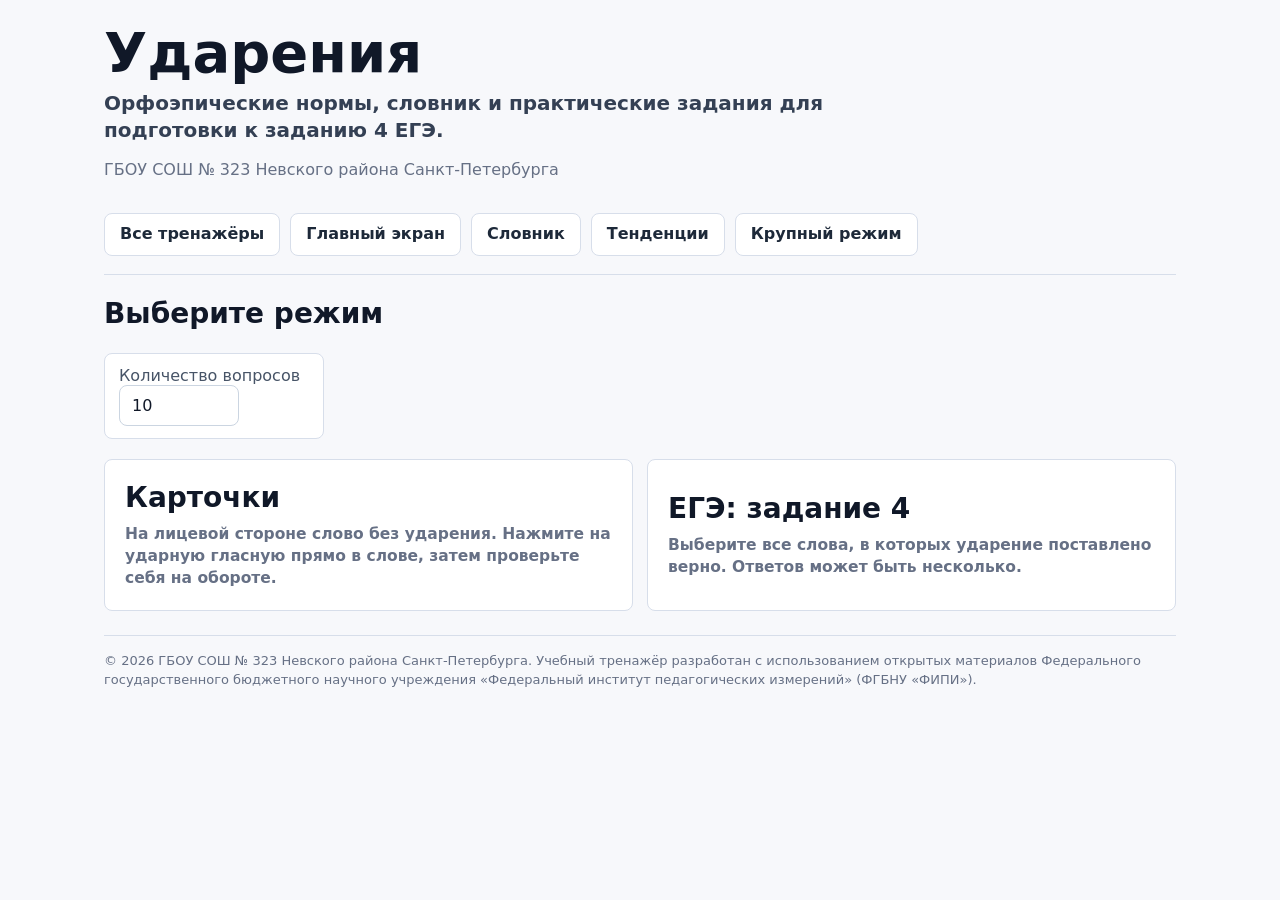
<file: udareniya/index.html>
<!doctype html>
<html lang="ru">
<head>
  <meta charset="utf-8">
  <meta name="viewport" content="width=device-width, initial-scale=1">
  <link rel="icon" href="../uroki/chasti-rechi/icons/book.svg" type="image/svg+xml">
  <title>Ударения — интерактивный тренажёр</title>
  <style>
    :root{
      --bg:#f7f8fb;
      --card:#ffffff;
      --text:#101828;
      --muted:#667085;
      --line:#d7deea;
      --primary:#1f6feb;
      --primary-dark:#195cc4;
      --accent:#0f766e;
      --good:#067647;
      --bad:#b42318;
      --stress:#195cc4;
      --soft-blue:#eef4ff;
      --soft-green:#ecfdf3;
      --soft-red:#fef3f2;
      --shadow:0 8px 22px rgba(31,41,55,.07);
    }
    *{box-sizing:border-box;letter-spacing:0!important}
    html{background:var(--bg)}
    body{margin:0;min-height:100vh;font-family:Inter,ui-sans-serif,system-ui,-apple-system,BlinkMacSystemFont,"Segoe UI",sans-serif;background:var(--bg);color:var(--text)}
    .app{width:min(1120px,100%);margin:0 auto;padding:24px;overflow-wrap:anywhere}
    .hidden{display:none!important}
    header{display:grid;grid-template-columns:1fr;gap:18px;align-items:start;margin-bottom:22px;padding:0 0 18px;border-bottom:1px solid var(--line)}
    h1{margin:0 0 8px;color:var(--text);font-size:56px;line-height:1.04;font-weight:900}
    .subtitle{max-width:800px;margin:0 0 8px;color:#344054;font-size:20px;line-height:1.35;font-weight:720}
    .school,.muted,footer{color:var(--muted)}
    .top-actions{display:flex;flex-wrap:wrap;gap:10px;margin:0}
    button{border:0;border-radius:8px;padding:11px 15px;font:inherit;font-weight:750;line-height:1.15;cursor:pointer;background:var(--primary);color:#fff;box-shadow:none;transition:background .14s ease,border-color .14s ease,transform .14s ease}
    button:hover{background:var(--primary-dark);transform:translateY(-1px)}
    button:disabled{opacity:.58;cursor:not-allowed;transform:none}
    button:focus-visible,input:focus-visible{outline:3px solid rgba(31,111,235,.22);outline-offset:3px}
    .ghost,.danger-ghost{background:#fff;border:1px solid var(--line);color:#1d2939}
    .ghost:hover{background:#f2f6fc}
    .danger-ghost{color:var(--bad)}
    .danger-ghost:hover{background:var(--soft-red);color:var(--bad)}
    main>.panel{background:transparent;border:0;box-shadow:none;padding:0}
    .panel,.question-card,.result-box,.team-card{background:var(--card);border:1px solid var(--line);border-radius:8px;box-shadow:var(--shadow)}
    .panel,.question-card{padding:24px}
    #homeScreen h2,#dictionaryScreen h2,#trendsScreen h2,#resultScreen h2{margin-top:0!important;color:var(--text);font-size:28px!important;line-height:1.2}
    .settings-row{display:grid;grid-template-columns:repeat(2,minmax(170px,220px));gap:12px;margin-top:18px}
    .settings-row label{padding:12px 14px;background:#fff;border:1px solid var(--line);border-radius:8px;color:#475467}
    input{border:1px solid #cbd5e1;border-radius:8px;background:#fff;color:var(--text);box-shadow:none;font:inherit}
    input[type=number]{width:120px;padding:10px 12px}
    .mode-grid{display:grid;grid-template-columns:repeat(2,minmax(0,1fr));gap:14px;margin-top:20px}
    .mode-card{min-height:152px;padding:20px;text-align:left;border:1px solid var(--line);border-radius:8px;background:#fff;color:var(--text);box-shadow:none}
    .mode-card:hover{background:#f8fbff;border-color:#8bb6f9;box-shadow:none;transform:translateY(-2px)}
    .mode-card h2{margin:0 0 8px;color:var(--text);font-size:22px;line-height:1.18}
    .mode-card p{margin:0;color:var(--muted);font-size:15.5px;line-height:1.45}
    .quiz-topline{display:flex;justify-content:space-between;gap:12px;align-items:center;flex-wrap:wrap;margin-bottom:12px;color:#475467;font-weight:650}
    .progress-wrap{height:8px;margin-bottom:16px;background:#e7edf5;border-radius:999px;overflow:hidden}
    .progress{height:100%;width:0;background:var(--primary);border-radius:999px;transition:width .2s}
    .question-label{display:inline-flex;align-items:center;padding:7px 11px;border-radius:999px;background:var(--soft-blue);color:var(--primary-dark);text-transform:uppercase;font-size:12px;font-weight:850}
    .question{margin:10px 0 18px;color:var(--text);font-size:38px;line-height:1.14;font-weight:900}
    .context{margin:0 0 18px;padding:18px;background:#f8fafc;border:1px solid #e2e8f0;border-left:5px solid #84c5bd;border-radius:8px;color:var(--text);font-size:20px;line-height:1.45}
    .hint{margin:0 0 20px;color:var(--muted);font-size:16px;line-height:1.45}
    .stress-letter{color:var(--stress);font-weight:950;text-transform:uppercase}
    .flashcard{position:relative;margin:18px 0 20px;min-height:320px;perspective:1200px}
    .flashcard-inner{display:grid;min-height:inherit;transform-style:preserve-3d;transition:transform .42s ease}
    .flashcard.flipped .flashcard-inner{transform:rotateY(180deg)}
    .card-face{grid-area:1 / 1;min-width:0;display:flex;flex-direction:column;align-items:center;justify-content:center;gap:16px;padding:28px;border:1px solid var(--line);border-radius:8px;background:#fff;box-shadow:var(--shadow);backface-visibility:hidden;text-align:center}
    .card-back{transform:rotateY(180deg);background:#f8fbff}
    .card-eyebrow{color:var(--muted);font-size:14px;font-weight:800;text-transform:uppercase}
    .card-word{max-width:100%;white-space:nowrap;color:var(--text);font-size:48px;line-height:1.08;font-weight:950}
    .card-context{max-width:720px;margin:-4px 0 0;color:var(--muted);font-size:18px;line-height:1.4}
    .card-rule{max-width:820px;margin:0;color:var(--muted);font-size:17px;line-height:1.45}
    .card-word .vowel-choice{appearance:none;-webkit-appearance:none;display:inline;margin:0;padding:0 .015em;min-width:0;border:0;border-radius:0;background:transparent;color:inherit;font:inherit;font-weight:inherit;line-height:inherit;box-shadow:none;vertical-align:baseline;cursor:pointer}
    .card-word .vowel-choice:hover{background:transparent;color:var(--primary-dark);transform:none;text-decoration:none}
    .card-word .vowel-choice:disabled{opacity:1;cursor:default}
    .card-word .vowel-choice.correct{background:transparent;color:var(--primary-dark);text-decoration:none}
    .card-word .vowel-choice.wrong{background:transparent;color:var(--primary-dark);text-decoration:none}
    .answers{display:grid;grid-template-columns:repeat(2,minmax(0,1fr));gap:12px;align-items:stretch;margin-top:18px}
    .answer{min-height:64px;display:flex;flex-direction:column;justify-content:center;align-items:flex-start;text-align:left;border:1px solid var(--line);border-radius:8px;background:#fff;color:var(--text);box-shadow:none;font-weight:650;line-height:1.25}
    .choice-context{display:block;margin-top:5px;color:var(--muted);font-size:14px;font-weight:650;line-height:1.25}
    .answer:hover{background:#f8fbff;border-color:#8bb6f9;box-shadow:none}
    .answer.selected{background:var(--soft-blue);border-color:#8bb6f9}
    .answer.correct{background:var(--soft-green);border-color:#75e0a7;color:var(--good)}
    .answer.wrong{background:var(--soft-red);border-color:#fda29b;color:var(--bad)}
    .answer:disabled{opacity:1}
    .feedback{margin-top:18px;padding:16px;border:1px solid var(--line);border-radius:8px;background:#f8fafc;color:var(--text);line-height:1.45;font-size:17px}
    .feedback.good{background:var(--soft-green);border-color:#75e0a7}
    .feedback.bad{background:var(--soft-red);border-color:#fda29b}
    .quiz-actions{display:grid;grid-template-columns:repeat(4,minmax(0,1fr));align-items:center;gap:12px;margin-top:18px}
    .quiz-actions #stopBtn{justify-self:start}
    .quiz-actions #prevBtn{justify-self:center}
    .quiz-actions #checkBtn{justify-self:center}
    .quiz-actions #nextBtn{justify-self:end}
    .result-grid{display:grid;grid-template-columns:repeat(2,minmax(0,1fr));gap:16px;align-items:start;margin-top:18px}
    .result-box{padding:18px}
    .result-box h3{color:var(--text)}
    #repeatBtn,#reviewMistakesBtn{width:100%}
    #reviewMistakesBtn{margin-top:12px;background:var(--accent)}
    #reviewMistakesBtn:hover{background:#115e59}
    .tools{display:grid;grid-template-columns:minmax(220px,1fr) auto;gap:12px;align-items:center;margin:16px 0}
    .tools input{min-width:0;padding:13px 16px}
    .count{color:var(--muted);font-size:14px}
    .word-list{display:grid;grid-template-columns:repeat(3,minmax(0,1fr));gap:10px;max-height:68vh;overflow:auto;padding:12px;background:#fff;border:1px solid var(--line);border-radius:8px}
    .word-item{display:block;min-height:54px;padding:12px 14px;border:1px solid var(--line);border-radius:8px;background:#fff;color:var(--text);font-size:22px;font-weight:850}
    .word-item:hover{background:#f8fbff;border-color:#8bb6f9}
    .trend-grid{display:grid;grid-template-columns:repeat(2,minmax(0,1fr));gap:14px}
    .trend-card{padding:18px;border:1px solid var(--line);border-radius:8px;background:#fff}
    .trend-card h3{margin:0 0 8px;color:var(--text)}
    .trend-card p{margin:0 0 10px;color:var(--muted);line-height:1.45}
    .trend-section{margin-top:12px}
    .trend-label{margin:0 0 8px;color:#475467;font-size:13px;font-weight:850;text-transform:uppercase}
    .chips{display:flex;gap:8px;flex-wrap:wrap}
    .chip{display:inline-block;max-width:100%;padding:6px 9px;border:1px solid #d7deea;border-radius:999px;background:var(--soft-blue);color:#101828;font-size:14px;font-weight:750}
    .trend-card .chip .stress-letter{color:var(--primary-dark);font-weight:950}
    .chip.exception{background:#fff7ed;border-color:#fed7aa;color:#101828}
    .trend-card .chip.exception .stress-letter{color:#c2410c}
    footer{margin-top:24px;padding:16px 0 0;border-top:1px solid var(--line);font-size:13px;line-height:1.45}
    .board-mode{width:min(1420px,100%)}
    .board-mode h1{font-size:68px}
    .board-mode .subtitle{font-size:28px;max-width:1100px}
    .board-mode .mode-grid,.board-mode .trend-grid{grid-template-columns:repeat(2,minmax(0,1fr))}
    .board-mode .mode-card{min-height:170px;padding:26px}
    .board-mode .mode-card h2{font-size:30px}
    .board-mode .mode-card p,.board-mode .hint,.board-mode .quiz-topline{font-size:22px}
    .board-mode .question{font-size:64px}
    .board-mode .flashcard{min-height:440px}
    .board-mode .card-word{font-size:76px}
    .board-mode .vowel-choice{font-size:inherit}
    .board-mode .answer{min-height:104px;padding:24px;font-size:28px}
    .board-mode .feedback{padding:26px;font-size:26px}
    .board-mode button{font-size:22px;padding:16px 22px}
    .board-mode footer{display:none}
    @media(max-width:920px){
      .top-actions{width:100%;display:grid;grid-template-columns:repeat(2,minmax(0,1fr))}
      .mode-grid,.trend-grid{grid-template-columns:repeat(2,minmax(0,1fr))}
    }
    @media(max-width:680px){
      .app{padding:14px}
      h1{font-size:38px}
      .subtitle{font-size:17px}
      .top-actions,.mode-grid,.answers,.result-grid,.settings-row,.tools,.quiz-actions,.trend-grid,.word-list{grid-template-columns:1fr}
      .quiz-actions #stopBtn,.quiz-actions #prevBtn,.quiz-actions #checkBtn,.quiz-actions #nextBtn{justify-self:stretch}
      .question{font-size:28px}
      .flashcard{min-height:360px}
      .card-word{font-size:38px}
      .mode-card{min-height:132px}
      .board-mode h1{font-size:38px}
      .board-mode .question{font-size:32px}
      .board-mode .mode-grid,.board-mode .trend-grid{grid-template-columns:1fr}
      .card-face{padding:18px}
    }
    @media(prefers-reduced-motion:reduce){*,*::before,*::after{transition:none!important;scroll-behavior:auto!important}}
  </style>
</head>
<body>
  <div class="app" id="app">
    <header>
      <div>
        <h1>Ударения</h1>
        <p class="subtitle">Орфоэпические нормы, словник и практические задания для подготовки к заданию 4 ЕГЭ.</p>
        <p class="school">ГБОУ СОШ № 323 Невского района Санкт-Петербурга</p>
      </div>
      <div class="top-actions">
        <button class="ghost" id="siteHomeBtn">Все тренажёры</button>
        <button class="ghost" id="homeBtn">Главный экран</button>
        <button class="ghost" id="dictionaryBtn">Словник</button>
        <button class="ghost" id="trendsBtn">Тенденции</button>
        <button class="ghost" id="boardBtn">Крупный режим</button>
      </div>
    </header>

    <main>
      <section class="panel" id="homeScreen">
        <h2>Выберите режим</h2>
        <div class="settings-row">
          <label class="muted">Количество вопросов<br><input type="number" id="questionCount" value="10" min="5" max="100"></label>
        </div>
        <div class="mode-grid">
          <button class="mode-card" data-mode="stress"><h2>Карточки</h2><p>На лицевой стороне слово без ударения. Нажмите на ударную гласную прямо в слове, затем проверьте себя на обороте.</p></button>
          <button class="mode-card" data-mode="ege"><h2>ЕГЭ: задание 4</h2><p>Выберите все слова, в которых ударение поставлено верно. Ответов может быть несколько.</p></button>
        </div>
      </section>

      <section class="hidden" id="quizScreen">
        <div class="quiz-topline"><div id="modeTitle">Режим</div><div><span id="counter">1 / 10</span> · баллы: <strong id="score">0</strong></div></div>
        <div class="progress-wrap"><div class="progress" id="progress"></div></div>
        <div class="question-card">
          <div class="question-label" id="questionLabel">Вопрос</div>
          <h2 class="question" id="questionText"></h2>
          <p class="context hidden" id="contextText"></p>
          <p class="hint" id="questionHint"></p>
          <div class="flashcard hidden" id="flashcard">
            <div class="flashcard-inner">
              <div class="card-face card-front">
                <div class="card-eyebrow">Слово без ударения</div>
                <div class="card-word" id="cardPlain"></div>
                <p class="card-context hidden" id="cardContext"></p>
              </div>
              <div class="card-face card-back">
                <div class="card-eyebrow">Правильное ударение</div>
                <div class="card-word" id="cardAnswer"></div>
                <p class="card-context hidden" id="cardAnswerContext"></p>
                <p class="card-rule" id="cardRule"></p>
              </div>
            </div>
          </div>
          <div class="answers" id="answers"></div>
          <div class="feedback hidden" id="feedback"></div>
          <div class="quiz-actions">
            <button class="ghost" id="stopBtn">Завершить</button>
            <button class="ghost" id="prevBtn" disabled>Назад</button>
            <button class="ghost hidden" id="checkBtn" disabled>Проверить</button>
            <button id="nextBtn" disabled>Дальше</button>
          </div>
        </div>
      </section>

      <section class="panel hidden" id="resultScreen">
        <h2>Результат</h2>
        <div class="result-grid">
          <div class="result-box"><h3>Итог</h3><p id="resultText" style="font-size:24px;font-weight:900"></p><button id="repeatBtn">Новая тренировка</button><button class="hidden" id="reviewMistakesBtn">Отработать ошибки</button></div>
          <div class="result-box"><h3>Ошибки для разбора</h3><ol class="muted" id="mistakesList"></ol></div>
        </div>
      </section>

      <section class="panel hidden" id="dictionaryScreen">
        <h2>Словник ударений</h2>
        <p class="muted">Ударная буква выделена цветом.</p>
        <div class="tools">
          <input type="text" id="dictionarySearch" placeholder="Поиск" aria-label="Поиск в словнике ударений">
          <button class="ghost" id="clearDictionarySearch">Очистить</button>
        </div>
        <div class="count" id="dictionaryCount"></div>
        <div class="word-list" id="dictionaryBody"></div>
      </section>

      <section class="panel hidden" id="trendsScreen">
        <h2>Основные тенденции</h2>
        <div class="trend-grid" id="trendGrid"></div>
      </section>
    </main>

    <footer>© 2026 ГБОУ СОШ № 323 Невского района Санкт-Петербурга. Учебный тренажёр разработан с использованием открытых материалов Федерального государственного бюджетного научного учреждения «Федеральный институт педагогических измерений» (ФГБНУ «ФИПИ»).</footer>
  </div>

  <script>
const RAW_WORDS = `accent|category|rule
вручИть|глагол|Глаголы на -ИТЬ
вручИт|глагол|Глаголы на -ИТЬ
защемИть|глагол|Глаголы на -ИТЬ
защемИт|глагол|Глаголы на -ИТЬ
звонИть|глагол|Глаголы на -ИТЬ
звонИт|глагол|Глаголы на -ИТЬ
обзвонИт|глагол|Глаголы на -ИТЬ
перезвонИт|глагол|Глаголы на -ИТЬ
дозвонИтся|глагол|Глаголы на -ИТЬ
позвонИт|глагол|Глаголы на -ИТЬ
кровоточИт|глагол|Глаголы на -ИТЬ
наделИть|глагол|Глаголы на -ИТЬ
наделИт|глагол|Глаголы на -ИТЬ
накренИться|глагол|Глаголы на -ИТЬ
накренИтся|глагол|Глаголы на -ИТЬ
облегчИть|глагол|Глаголы на -ИТЬ
облегчИт|глагол|Глаголы на -ИТЬ
ободрИть|глагол|Глаголы на -ИТЬ
ободрИт|глагол|Глаголы на -ИТЬ
ободрИться|глагол|Глаголы на -ИТЬ
обострИть|глагол|Глаголы на -ИТЬ
одолжИть|глагол|Глаголы на -ИТЬ
окружИть|глагол|Глаголы на -ИТЬ
окружИт|глагол|Глаголы на -ИТЬ
плодоносИть|глагол|Глаголы на -ИТЬ
повторИть|глагол|Глаголы на -ИТЬ
повторИт|глагол|Глаголы на -ИТЬ
положИл|глагол|Глаголы на -ИТЬ
сверлИть|глагол|Глаголы на -ИТЬ
сверлИт|глагол|Глаголы на -ИТЬ
сорИть|глагол|Глаголы на -ИТЬ
сорИт|глагол|Глаголы на -ИТЬ
углубИть|глагол|Глаголы на -ИТЬ
укрепИть|глагол|Глаголы на -ИТЬ
укрепИт|глагол|Глаголы на -ИТЬ
щемИть|глагол|Глаголы на -ИТЬ
щемИт|глагол|Глаголы на -ИТЬ
закУпорить|глагол|Исключения и особые случаи
откУпорить|глагол|Исключения и особые случаи
клЕить|глагол|Исключения и особые случаи
оклЕить|глагол|Исключения и особые случаи
озлОбить|глагол|Исключения и особые случаи
опОшлить|глагол|Исключения и особые случаи
освЕдомиться|глагол|Исключения и особые случаи
освЕдомится|глагол|Исключения и особые случаи
запломбировАть|глагол|Глаголы на -АТЬ
пломбировАть|глагол|Глаголы на -АТЬ
дозИровать|глагол|Исключения и особые случаи
чЕрпать|глагол|Исключения и особые случаи
щЁлкать|глагол|Исключения и особые случаи
сосредотОчить|глагол|Производящее слово
вЕдать|глагол|Производящее слово
мЕриться|глагол|Производящее слово
бралА|глагол|Женский род прошедшего времени
бралАсь|глагол|Женский род прошедшего времени
взялА|глагол|Женский род прошедшего времени
взялАсь|глагол|Женский род прошедшего времени
влилАсь|глагол|Женский род прошедшего времени
ворвалАсь|глагол|Женский род прошедшего времени
воспринялА|глагол|Женский род прошедшего времени
воссоздалА|глагол|Женский род прошедшего времени
гналА|глагол|Женский род прошедшего времени
добралА|глагол|Женский род прошедшего времени
добралАсь|глагол|Женский род прошедшего времени
дождалАсь|глагол|Женский род прошедшего времени
ждалА|глагол|Женский род прошедшего времени
занялА|глагол|Женский род прошедшего времени
заперлА|глагол|Женский род прошедшего времени
клАла|глагол|Исключения и особые случаи
послАла|глагол|Исключения и особые случаи
крАлась|глагол|Исключения и особые случаи
звалА|глагол|Женский род прошедшего времени
лгалА|глагол|Женский род прошедшего времени
лилА|глагол|Женский род прошедшего времени
лилАсь|глагол|Женский род прошедшего времени
налилА|глагол|Женский род прошедшего времени
облилА|глагол|Женский род прошедшего времени
перелилА|глагол|Женский род прошедшего времени
полилА|глагол|Женский род прошедшего времени
навралА|глагол|Женский род прошедшего времени
надорвалАсь|глагол|Женский род прошедшего времени
назвалАсь|глагол|Женский род прошедшего времени
нарвалА|глагол|Женский род прошедшего времени
началА|глагол|Женский род прошедшего времени
обнялАсь|глагол|Женский род прошедшего времени
обогналА|глагол|Женский род прошедшего времени
ободралА|глагол|Женский род прошедшего времени
отбылА|глагол|Женский род прошедшего времени
отдалА|глагол|Женский род прошедшего времени
отозвалА|глагол|Женский род прошедшего времени
отозвалАсь|глагол|Женский род прошедшего времени
позвалА|глагол|Женский род прошедшего времени
поднялА|глагол|Женский род прошедшего времени
прибылА|глагол|Женский род прошедшего времени
принялА|глагол|Женский род прошедшего времени
рвалА|глагол|Женский род прошедшего времени
снялА|глагол|Женский род прошедшего времени
совралА|глагол|Женский род прошедшего времени
создалА|глагол|Женский род прошедшего времени
сорвалА|глагол|Женский род прошедшего времени
убралА|глагол|Женский род прошедшего времени
жилОсь|глагол|Исключения и особые случаи
кАшлянуть|глагол|Исключения и особые случаи
зАнял|глагол|Мужской род и множественное число
зАняли|глагол|Мужской род и множественное число
нАчал|глагол|Мужской род и множественное число
нАчали|глагол|Мужской род и множественное число
прИбыл|глагол|Мужской род и множественное число
прИбыли|глагол|Мужской род и множественное число
прИнял|глагол|Мужской род и множественное число
прИняли|глагол|Мужской род и множественное число
закУпорив|деепричастие|Инфинитив = деепричастие
начАв|деепричастие|Инфинитив = деепричастие
начАвшись|деепричастие|Инфинитив = деепричастие
отдАв|деепричастие|Инфинитив = деепричастие
поднЯв|деепричастие|Инфинитив = деепричастие
понЯв|деепричастие|Инфинитив = деепричастие
прибЫв|деепричастие|Инфинитив = деепричастие
создАв|деепричастие|Инфинитив = деепричастие
дОверху|наречие|ДО-, но донельзя
дОнизу|наречие|ДО-, но донельзя
дОсуха|наречие|ДО-, но донельзя
донЕльзя|наречие|ДО-, но донельзя
зАтемно|наречие|ЗА-
зАсветло|наречие|ЗА-
вОвремя|наречие|Исключения и особые случаи
надОлго|наречие|Исключения и особые случаи
ненадОлго|наречие|Исключения и особые случаи
красИвее|прилагательное|Сравнительная степень
довезЁнный|причастие|ЁНН
заселЁнный|причастие|ЁНН
низведЁнный|причастие|ЁНН
облегчЁнный|причастие|ЁНН
ободрЁнный|причастие|ЁНН
обострЁнный|причастие|ЁНН
отключЁнный|причастие|ЁНН
повторЁнный|причастие|ЁНН
поделЁнный|причастие|ЁНН
приручЁнный|причастие|ЁНН
углублЁнный|причастие|ЁНН
занятА|причастие|Краткая форма женского рода
заселенА|причастие|Краткая форма женского рода
принятА|причастие|Краткая форма женского рода
прИнятый|причастие|Полная форма
снятА|причастие|Краткая форма женского рода
снЯтый|причастие|Полная форма
зАпертый|причастие|ЗА-
зАнятый|причастие|ЗА-
зАгнутый|причастие|ЗА-
сОгнутый|причастие|Исключения и особые случаи
кормЯщий|причастие|-АЩ-, -ЯЩ-
кровоточАщий|причастие|-АЩ-, -ЯЩ-
нажИвший|причастие|Перед -ВШ-
налИвший|причастие|Перед -ВШ-
нанЯвшийся|причастие|Перед -ВШ-
начАвший|причастие|Перед -ВШ-
нАчатый|причастие|Исключения и особые случаи
понЯвший|причастие|Перед -ВШ-
прожИвший|причастие|Перед -ВШ-
ловкА|прилагательное|Краткая форма женского рода
вернА|прилагательное|Краткая форма женского рода
прозорлИва|прилагательное|Исключения и особые случаи
знАчимый|прилагательное|Как в производящем слове
красИвый|прилагательное|Как в производящем слове
кУхонный|прилагательное|Как в производящем слове
слИвовый|прилагательное|Как в производящем слове
мозаИчный|прилагательное|Исключения и особые случаи
оптОвый|прилагательное|Исключения и особые случаи
жалюзИ|существительное|Иноязычные слова
диспансЕр|существительное|Иноязычные слова
партЕр|существительное|Иноязычные слова
еретИк|существительное|Иноязычные слова
дефИс|существительное|Иноязычные слова
бАнты|существительное|Статичное ударение
шАрфы|существительное|Статичное ударение
крАны|существительное|Статичное ударение
лЕкторы|существительное|Статичное ударение
тУфля|существительное|Статичное ударение
Иксы|существительное|Статичное ударение
тОрты|существительное|Статичное ударение
Отрочество|существительное|Статичное ударение
срЕдства|существительное|Статичное ударение
кОнус|существительное|Статичное ударение
кОнусов|существительное|Статичное ударение
водопровОд|существительное|-провод
газопровОд|существительное|-провод
нефтепровОд|существительное|-провод
каталОг|существительное|-лог
некролОг|существительное|-лог
свЁкла|существительное|Ё
шофЁр|существительное|Ё
договорЁнность|существительное|Ё
сосредотОчение|существительное|Как в производящем слове
вероисповЕдание|существительное|Как в производящем слове
мЕстностей|существительное|Статичное ударение
мЕстность|существительное|Статичное ударение
намЕрение|существительное|Как в производящем слове
бородА|существительное|Подвижное ударение
бОроду|существительное|Подвижное ударение
лОктя|существительное|Подвижное ударение
локтЕй|существительное|Подвижное ударение
нОгтя|существительное|Подвижное ударение
ногтЕй|существительное|Подвижное ударение
сиротА|существительное|Подвижное ударение
сирОты|существительное|Подвижное ударение
Отзыв|существительное|Разные значения
отзЫв|существительное|Разные значения
нОвость|существительное|Подвижное ударение
новостЕй|существительное|Подвижное ударение
нЕдруг|существительное|Первый слог
пОручни|существительное|Первый слог
цЕнтнер|существительное|Первый слог
квартАл|существительное|Второй слог
корЫсть|существительное|Второй слог
кремЕнь|существительное|Второй слог
кремнЯ|существительное|Второй слог
ремЕнь|существительное|Второй слог
ремнЯ|существительное|Второй слог
бухгАлтеров|существительное|Статичное ударение
досУг|существительное|Второй слог
нарОст|существительное|Второй слог
недУг|существительное|Второй слог
придАное|существительное|Второй слог
призЫв|существительное|Второй слог
созЫв|существительное|Второй слог
столЯр|существительное|Второй слог
цепОчка|существительное|Второй слог
аэропОрты|существительное|Третий и следующие слоги
киломЕтр|существительное|Третий и следующие слоги
дешевИзна|существительное|Третий и следующие слоги
докумЕнт|существительное|Третий и следующие слоги
знАчимость|существительное|Третий и следующие слоги
нЕнависть|существительное|Третий и следующие слоги
стАтуя|существительное|Третий и следующие слоги
граждАнство|существительное|Третий и следующие слоги
лыжнЯ|существительное|Третий и следующие слоги
портфЕль|существительное|Третий и следующие слоги
тамОжня|существительное|Третий и следующие слоги
цемЕнт|существительное|Третий и следующие слоги
экспЕрт|существительное|Третий и следующие слоги`;

const TRENDS = [
  {
    title:'Глаголы на -ИТЬ',
    text:'Во многих глаголах на -ить наблюдается сохранение ударения на суффиксальной гласной И в инфинитиве и личных формах: звонИть — звонИт, вручИть — вручИт, облегчИть — облегчИт, ободрИть — ободрИт. В живой речи часто возникает ошибочный перенос ударения на предыдущий слог: звОнит, облЕгчит, углУбит. При этом окончание инфинитива -ить само по себе не определяет место ударения. В русском языке есть глаголы на -ить с другим нормативным ударением: клЕить, оклЕить, закУпорить, откУпорить, озлОбить, опОшлить, освЕдомиться.',
    examples:['вручИть','вручИт','защемИть','защемИт','звонИть','звонИт','облегчИть','облегчИт','ободрИть','ободрИт','углубИть','укрепИт'],
    exceptions:['закУпорить','откУпорить','клЕить','оклЕить','озлОбить','опОшлить','освЕдомиться']
  },
  {
    title:'Глаголы со словарно закреплённым ударением',
    text:'В части глаголов ударение не выводится по простой модели. Такие слова приходится запоминать как отдельные случаи литературного произношения: дозИровать, чЕрпать, щЁлкать, пломбировАть, запломбировАть.',
    examples:['пломбировАть','запломбировАть','дозИровать','чЕрпать','щЁлкать'],
    exceptions:[]
  },
  {
    title:'Прошедшее время женского рода',
    text:'В русском языке во многих глаголах в форме прошедшего времени женского рода ударение переходит на окончание: брАть — бралА, взЯть — взялА, принЯть — принялА, создАть — создалА. Это одна из наиболее заметных тенденций русской акцентуации: форма женского рода часто отличается от форм мужского рода и множественного числа. Сравните: нАчал, нАчали, но началА; прИнял, прИняли, но принялА; зАнял, зАняли, но занялА.',
    examples:['бралА','бралАсь','взялА','взялАсь','дождалАсь','занялА','началА','поднялА','принялА','создалА'],
    exceptions:['клАла','крАлась','послАла']
  },
  {
    title:'Деепричастия',
    text:'Деепричастия на -в, -вши, -шись обычно сохраняют ударение той глагольной основы, от которой они образованы: начАть — начАв, поднЯть — поднЯв, отдАть — отдАв, создАть — создАв. Поэтому при выборе ударения полезно восстановить исходный глагол и соотнести с ним деепричастную форму. Эта тенденция особенно хорошо видна в парах: понЯть — понЯв, прибЫть — прибЫв, закУпорить — закУпорив.',
    examples:['закУпорить — закУпорив','начАть — начАв','начАвшись','отдАть — отдАв','поднЯть — поднЯв','понЯть — понЯв','прибЫть — прибЫв','создАть — создАв'],
    exceptions:[]
  },
  {
    title:'Наречия',
    text:'В наречиях часто выделяются небольшие акцентные группы, которые удобно запоминать блоками. В словах дОверху, дОнизу, дОсуха ударение падает на начальную часть до-. В словах зАтемно, зАсветло ударение падает на начальную часть за-. Но внешнее сходство наречий не всегда означает одинаковое ударение. Слово донЕльзя соотносится с той же начальной частью до-, но произносится с ударением на Е.',
    examples:['дОверху','дОнизу','дОсуха','зАтемно','зАсветло','вОвремя'],
    exceptions:['донЕльзя','надОлго','ненадОлго']
  },
  {
    title:'Причастия и отглагольные прилагательные',
    text:'В причастиях и отглагольных прилагательных ударение часто связано с суффиксом и способом образования формы. В словах с -ЁНН- ударение падает на Ё: облегчЁнный, ободрЁнный, заселЁнный, отключЁнный, углублЁнный. В действительных причастиях с суффиксами -АЩ-, -ЯЩ- ударение может падать на суффиксальную часть: кровоточАщий, кормЯщий. В причастиях с -ВШ- ударение часто сохраняется перед этим суффиксом: начАвший, понЯвший, прожИвший. Отдельно нужно учитывать различие полных и кратких форм. В кратких страдательных причастиях женского рода ударение часто переходит на окончание: прИнятый — принятА, снЯтый — снятА, зАнятый — занятА.',
    examples:['облегчЁнный','ободрЁнный','кормЯщий','кровоточАщий','нажИвший','прИнятый — принятА','снЯтый — снятА'],
    exceptions:['зАпертый','зАнятый','зАгнутый','сОгнутый','нАчатый']
  },
  {
    title:'Прилагательные',
    text:'В прилагательных место ударения зависит от формы слова. В краткой форме женского рода у ряда прилагательных ударение переходит на окончание: вЕрный — вернА, лОвкий — ловкА. Поэтому полная и краткая формы могут различаться не только грамматически, но и акцентно. В сравнительной степени нередко сохраняется ударение исходной полной формы: красИвый — красИвее. В производных прилагательных часто помогает связь с производящим словом: кУхня — кУхонный, слИва — слИвовый, знАчимый — знАчимость. Отдельного запоминания требуют слова, которые часто вызывают орфоэпические ошибки: прозорлИва, мозаИчный, оптОвый.',
    examples:['вернА','ловкА','красИвый — красИвее','знАчимый','кУхонный','слИвовый'],
    exceptions:['прозорлИва','мозаИчный','оптОвый']
  },
  {
    title:'Существительные',
    text:'В существительных особенно важно различать неподвижное и подвижное ударение. В одних словах ударение сохраняется на одном и том же слоге при изменении формы: кОнус — кОнусов, бАнты, шАрфы, тОрты, крАны. В других словах ударение перемещается в зависимости от падежа или числа: кремЕнь — кремнЯ, ремЕнь — ремнЯ, нОвость — новостЕй, лОктя — локтЕй. Отдельные группы существительных удобно запоминать по словообразовательному типу. В сложных словах на -провОд ударение падает на последнюю часть: водопровОд, газопровОд, нефтепровОд. В словах каталОг, некролОг ударение падает на последний слог. Иноязычные слова часто требуют отдельного запоминания: жалюзИ, диспансЕр, партЕр, дефИс. Иногда ударение связано не только с формой, но и со значением: Отзыв о книге, но отзЫв посла. Поэтому для существительных особенно важно учитывать и грамматическую форму, и лексическое значение.',
    examples:['жалюзИ','диспансЕр','партЕр','водопровОд','каталОг','кОнус — кОнусов','кремЕнь — кремнЯ','ремЕнь — ремнЯ','бухгАлтер — бухгАлтеров','сосредотОчение — сосредотОчить','вероисповЕдание — вЕдать','мЕстность — мЕстностей','намЕрение — мЕриться'],
    exceptions:['Отзыв о книге — отзЫв посла','нОвость — новостЕй','бородА — бОроду','лОктя — локтЕй','нОгтя — ногтЕй']
  }
];

const WORDS = RAW_WORDS.trim().split(/\n+/).slice(1).map(line=>{
  const [accent,category,rule]=line.split('|').map(x=>x.trim());
  return {accent,plain:plainWord(accent),category,rule};
});
const MODES={stress:'Карточки',ege:'ЕГЭ: задание 4'};
let state={mode:'stress',questions:[],index:0,score:0,answered:false,mistakes:[],lastSettings:null};
const $=id=>document.getElementById(id);
function shuffle(items){
  const result=[...items];
  for(let i=result.length-1;i>0;i--){
    const j=Math.floor(Math.random()*(i+1));
    [result[i],result[j]]=[result[j],result[i]];
  }
  return result;
}
const sample=(a,n)=>shuffle(a).slice(0,n);
const STRESSED_VOWELS='АЕЁИОУЫЭЮЯ';
const VOWELS='аеёиоуыэюя';
function escapeHtml(value){return String(value).replaceAll('&','&amp;').replaceAll('<','&lt;').replaceAll('>','&gt;').replaceAll('"','&quot;').replaceAll("'","&#039;")}
function formatStress(word){
  return [...word].map(char=>STRESSED_VOWELS.includes(char)?`<span class="stress-letter">${escapeHtml(char.toLocaleUpperCase('ru-RU'))}</span>`:escapeHtml(char.toLocaleLowerCase('ru-RU'))).join('');
}
function plainWord(word){return word.toLocaleLowerCase('ru-RU').replaceAll('ё','е')}
function removeStress(word){return word.toLocaleLowerCase('ru-RU').replaceAll('ё','е')}
function stressedIndex(word){
  const chars=[...word];
  for(let i=0;i<chars.length;i++)if(STRESSED_VOWELS.includes(chars[i]))return i;
  for(let i=0;i<chars.length;i++)if(chars[i]==='ё'||chars[i]==='Ё')return i;
  return -1;
}
function accentAt(base,index){
  const chars=[...base.toLocaleLowerCase('ru-RU').replaceAll('ё','е')];
  if(index<0||index>=chars.length)return base;
  chars[index]=chars[index].toLocaleUpperCase('ru-RU');
  return chars.join('');
}
function stressVariants(item){
  const base=removeStress(item.accent);
  const correctIndex=stressedIndex(item.accent);
  const variants=[item.accent];
  [...base].forEach((char,i)=>{if(VOWELS.includes(char)&&i!==correctIndex)variants.push(accentAt(base,i))});
  return [...new Set(variants)].slice(0,5);
}
function vowelPositions(item){
  return [...removeStress(item.accent)].map((char,index)=>VOWELS.includes(char)?{char,index}:null).filter(Boolean);
}
const WRONG_ACCENT_OVERRIDES={
  вручИть:['врУчить'],
  вручИт:['врУчит'],
  защемИть:['защЕмить'],
  защемИт:['защЕмит'],
  звонИть:['звОнить'],
  звонИт:['звОнит'],
  позвонИт:['позвОнит'],
  кровоточИт:['кровотОчит'],
  наделИть:['надЕлить'],
  наделИт:['надЕлит'],
  накренИться:['накрЕниться'],
  накренИтся:['накрЕнится'],
  облегчИть:['облЕгчить'],
  облегчИт:['облЕгчит'],
  ободрИть:['обОдрить'],
  ободрИт:['обОдрит'],
  обострИть:['обОстрить'],
  одолжИть:['одОлжить'],
  окружИть:['окрУжить'],
  окружИт:['окрУжит'],
  плодоносИть:['плодонОсить'],
  повторИть:['повтОрить'],
  повторИт:['повтОрит'],
  сверлИть:['свЕрлить'],
  сверлИт:['свЕрлит'],
  сорИть:['сОрить'],
  сорИт:['сОрит'],
  углубИть:['углУбить'],
  укрепИть:['укрЕпить'],
  укрепИт:['укрЕпит'],
  щемИть:['щЕмить'],
  щемИт:['щЕмит'],
  пломбировАть:['пломбИровать'],
  запломбировАть:['запломбИровать'],
  дозИровать:['дозировАть'],
  чЕрпать:['черпАть'],
  сосредотОчить:['сосредоточИть'],
  вЕдать:['ведАть'],
  мЕриться:['мерИться'],
  бралА:['брАла'],
  взялА:['взЯла'],
  занялА:['зАняла'],
  началА:['нАчала'],
  поднялА:['поднЯла'],
  прибылА:['прИбыла'],
  принялА:['прИняла'],
  создалА:['сОздала'],
  закУпорив:['закупОрив'],
  начАв:['нАчав'],
  поднЯв:['пОдняв'],
  прибЫв:['прИбыв'],
  дОверху:['довЕрху'],
  дОнизу:['донИзу'],
  дОсуха:['досУха'],
  донЕльзя:['дОнельзя'],
  зАтемно:['затЕмно'],
  зАсветло:['засвЕтло'],
  вОвремя:['воврЕмя'],
  надОлго:['нАдолго'],
  ненадОлго:['ненАдолго'],
  облегчЁнный:['облЕгченный'],
  ободрЁнный:['обОдренный'],
  кормЯщий:['кОрмящий'],
  нажИвший:['нАживший'],
  занятА:['зАнята'],
  принятА:['прИнята'],
  прИнятый:['принЯтый'],
  снятА:['снЯта'],
  снЯтый:['снятЫй'],
  вернА:['вЕрна'],
  ловкА:['лОвка'],
  красИвее:['красивЕе'],
  знАчимый:['значИмый'],
  кУхонный:['кухОнный'],
  слИвовый:['сливОвый'],
  прозорлИва:['прозОрлива'],
  мозаИчный:['мозАичный'],
  оптОвый:['Оптовый'],
  жалюзИ:['жАлюзи'],
  диспансЕр:['диспАнсер'],
  партЕр:['пАртер'],
  еретИк:['ерЕтик'],
  дефИс:['дЕфис'],
  водопровОд:['водопрОвод'],
  газопровОд:['газопрОвод'],
  нефтепровОд:['нефтепрОвод'],
  каталОг:['катАлог'],
  некролОг:['некрОлог'],
  кОнус:['конУс'],
  кОнусов:['конусОв'],
  сосредотОчение:['сосредоточЕние'],
  вероисповЕдание:['вероисповедАние'],
  мЕстностей:['местностЕй'],
  мЕстность:['местнОсть'],
  намЕрение:['намерЕние'],
  бородА:['бОрода'],
  бОроду:['бородУ'],
  локтЕй:['лОктей'],
  ногтЕй:['нОгтей'],
  сиротА:['сИрота'],
  сирОты:['сИроты'],
  отзЫв:['Отзыв'],
  новостЕй:['нОвостей'],
  квартАл:['квАртал'],
  кремЕнь:['крЕмень'],
  кремнЯ:['крЕмня'],
  ремЕнь:['рЕмень'],
  ремнЯ:['рЕмня'],
  бухгАлтеров:['бухгалтерОв'],
  досУг:['дОсуг'],
  нарОст:['нАрост'],
  недУг:['нЕдуг'],
  призЫв:['прИзыв'],
  созЫв:['сОзыв'],
  столЯр:['стОляр'],
  цепОчка:['цЕпочка'],
  аэропОрты:['аэропортЫ'],
  киломЕтр:['килОметр'],
  докумЕнт:['докУмент'],
  портфЕль:['пОртфель'],
  цемЕнт:['цЕмент'],
  экспЕрт:['Эксперт']
};
function variantKey(word){
  return `${removeStress(word)}|${stressedIndex(word)}`;
}
function wrongVariantScore(variant,item){
  const index=stressedIndex(variant);
  const correctIndex=stressedIndex(item.accent);
  const vowels=vowelPositions(item);
  let score=Math.abs(index-correctIndex);
  if(vowels.length>2&&index===vowels[0]?.index)score+=4;
  if(index===0&&removeStress(item.accent).length>4)score+=2;
  return score;
}
function manualWrongVariants(item){
  return (WRONG_ACCENT_OVERRIDES[item.accent]||[]).filter(variant=>removeStress(variant)===removeStress(item.accent));
}
function plausibleWrongVariants(item){
  const manual=manualWrongVariants(item);
  const generated=manual.length?[]:stressVariants(item).filter(x=>x!==item.accent).sort((a,b)=>wrongVariantScore(a,item)-wrongVariantScore(b,item));
  const seen=new Set([variantKey(item.accent)]);
  return [...manual,...generated].filter(variant=>{
    const key=variantKey(variant);
    if(seen.has(key))return false;
    seen.add(key);
    return removeStress(variant)===removeStress(item.accent);
  }).slice(0,3);
}
const CARD_WORDS=WORDS.filter(item=>vowelPositions(item).length>=2);
const EGE_WORDS=WORDS.filter(item=>manualWrongVariants(item).length);
const QUIZ_WORDS=CARD_WORDS;
const CARD_CONTEXTS={
  'Отзыв':'Контекст: отзыв о книге, фильме или работе.',
  'отзЫв':'Контекст: отзыв посла или официальное возвращение.',
  'сирОты':'Контекст: Сироты получили помощь (именительный падеж, множественное число).'
};
const CARD_RULE_HINTS={
  'сосредотОчить':'Запоминайте связь: сосредотОчить — сосредотОчение. В обоих словах ударение падает на О.',
  'вЕдать':'В слове вЕдать ударение падает на первый слог. Эта форма помогает запомнить слово вероисповЕдание: в нём ударение также связано с частью -вед-, хотя находится в другой позиции слова.',
  'мЕриться':'Запоминайте пару: мЕриться — намЕрение. В обоих словах ударение связано с гласной Е.',
  'прИнятый':'Полная форма произносится с ударением на основе: прИнятый. В краткой форме женского рода ударение меняется: принятА. Запоминайте сходные пары целиком: прИнятый — принятА, снЯтый — снятА.',
  'снЯтый':'Полная форма произносится с ударением на основе: снЯтый. В краткой форме женского рода ударение переходит на окончание: снятА. Запоминайте сходные пары целиком: прИнятый — принятА, снЯтый — снятА.',
  'кремЕнь':'В начальной форме ударение падает на вторую Е: кремЕнь, ремЕнь. В форме родительного падежа единственного числа ударение переходит на окончание: кремнЯ, ремнЯ.',
  'кремнЯ':'В начальной форме ударение падает на вторую Е: кремЕнь, ремЕнь. В форме родительного падежа единственного числа ударение переходит на окончание: кремнЯ, ремнЯ.',
  'ремЕнь':'В начальной форме ударение падает на вторую Е: кремЕнь, ремЕнь. В форме родительного падежа единственного числа ударение переходит на окончание: кремнЯ, ремнЯ.',
  'ремнЯ':'В начальной форме ударение падает на вторую Е: кремЕнь, ремЕнь. В форме родительного падежа единственного числа ударение переходит на окончание: кремнЯ, ремнЯ.'
};
function cardRuleText(item){
  if(CARD_RULE_HINTS[item.accent])return CARD_RULE_HINTS[item.accent];
  const rule=item.rule;
  const category=item.category;
  if(rule==='Глаголы на -ИТЬ')return 'Во многих глаголах на -ить ударение сохраняется на суффиксальной гласной И: звонИть — звонИт, вручИть — вручИт, облегчИть — облегчИт, ободрИть — ободрИт. Не все глаголы на -ить подчиняются этой модели, ср. клЕить, закУпорить, освЕдомиться.';
  if(rule==='Глаголы на -АТЬ')return 'В словах пломбировАть и запломбировАть ударение падает на финальную часть -Ать. Эту пару удобно запоминать вместе. Не смешивайте её с другими трудными глаголами, где ударение закреплено иначе: дозИровать, чЕрпать, щЁлкать.';
  if(rule==='Женский род прошедшего времени')return 'В форме женского рода прошедшего времени во многих глаголах ударение переходит на окончание: взялА, началА, принялА, создалА, поднялА. Проверяйте именно форму женского рода: в мужском роде и во множественном числе ударение у тех же глаголов может стоять на основе.';
  if(rule==='Мужской род и множественное число')return 'В этих формах ударение остаётся на основе: зАнял — зАняли, нАчал — нАчали, прИнял — прИняли, прИбыл — прИбыли.';
  if(rule==='Инфинитив = деепричастие')return 'Деепричастия этой группы сохраняют ударение производящей глагольной основы: начАть — начАв, поднЯть — поднЯв, понЯть — понЯв, создАть — создАв.';
  if(rule==='ДО-, но донельзя')return item.accent==='донЕльзя'
    ? 'донЕльзя — особый случай среди наречий с начальной частью до-. В отличие от дОверху, дОнизу, дОсуха, в этом слове ударение падает на Е.'
    : 'В наречиях дОверху, дОнизу, дОсуха ударение падает на начальную часть дО-. Запомните особый случай донЕльзя.';
  if(rule==='ЗА-'&&category==='наречие')return 'В наречиях зАтемно и зАсветло ударение падает на начальную часть зА-. Эти слова удобно запоминать вместе как небольшую акцентную пару.';
  if(rule==='ЗА-'&&category==='причастие')return 'В словах зАпертый, зАнятый, зАгнутый ударение падает на начальную часть зА-.';
  if(rule==='Сравнительная степень')return 'В сравнительной степени сохраняется ударение исходного прилагательного: красИвый — красИвее. Сравните с другими формами того же слова: красИвый, красИва, красИвее.';
  if(rule==='ЁНН')return 'В причастиях и отглагольных прилагательных с -ЁНН- ударение падает на Ё: облегчЁнный, ободрЁнный, заселЁнный, отключЁнный. Следите, чтобы при произнесении не заменять эту форму вариантом с Е.';
  if(rule==='Краткая форма женского рода'&&category==='причастие')return 'В краткой форме женского рода страдательных причастий ударение часто переходит на окончание: занятА, заселенА, принятА, снятА. Сравните с полными формами: зАнятый, прИнятый, снЯтый.';
  if(rule==='Краткая форма женского рода'&&category==='прилагательное')return 'В краткой форме женского рода ударение падает на окончание: вернА, ловкА. В полной форме ударение стоит на основе: вЕрный, лОвкий.';
  if(rule==='Полная форма')return 'Полная форма причастия обычно произносится с ударением на основе. В краткой форме женского рода у той же основы ударение может перейти на окончание: прИнятый — принятА, снЯтый — снятА.';
  if(rule==='-АЩ-, -ЯЩ-')return 'В действительных причастиях кормЯщий и кровоточАщий ударение падает на суффиксальную часть: -ЯЩ- и -АЩ-. Сравните с производящими глаголами, где ударение падает на инфинитивный суффикс: кормИть — кормЯщий, кровоточИть — кровоточАщий.';
  if(rule==='Перед -ВШ-')return 'В причастиях с -ВШ- ударение обычно сохраняется перед этим суффиксом: нажИвший, налИвший, начАвший, понЯвший, прожИвший. Удобно соотносить такие формы с деепричастиями: начАв — начАвший, понЯв — понЯвший.';
  if(rule==='Как в производящем слове')return 'Часто помогает связь с производящим словом или родственной формой: кУхня — кУхонный, слИва — слИвовый, сосредотОчить — сосредотОчение, мЕриться — намЕрение.';
  if(rule==='Иноязычные слова')return 'Иноязычные слова часто требуют отдельного запоминания: жалюзИ, диспансЕр, партЕр, еретИк, дефИс.';
  if(rule==='Статичное ударение')return 'В этой группе ударение остаётся неподвижным: бАнты, шАрфы, крАны, тОрты, срЕдства, кОнус. При изменении формы ударение не должно переходить на окончание: кОнус — кОнусов, мЕстность — мЕстностей, бухгАлтер — бухгАлтеров.';
  if(rule==='-провод')return 'В сложных словах на -провОд ударение падает на последнюю часть слова: водопровОд, газопровОд, нефтепровОд. Компонент -провОд произносится одинаково во всей группе.';
  if(rule==='-лог')return 'В словах каталОг и некролОг ударение падает на последний слог. Запоминайте эту пару вместе: оба слова имеют ударение на -лОг.';
  if(rule==='Ё')return 'В словах свЁкла, шофЁр, договорЁнность ударение падает на слог с Ё. Важно сохранять произношение с Ё и не заменять его вариантом через Е.';
  if(rule==='Подвижное ударение')return 'В этой группе ударение зависит от формы слова: бородА, но бОроду; лОктя, но локтЕй; нОгтя, но ногтЕй; нОвость, но новостЕй.';
  if(rule==='Разные значения')return 'Место ударения связано со значением: Отзыв — мнение или рецензия, например: «Отзыв о книге»; отзЫв — официальное возвращение, например: «отзЫв посла». В таких случаях ударение определяется контекстом.';
  if(rule==='Первый слог')return 'Это словарная группа с ударением на первом слоге: нЕдруг, пОручни, цЕнтнер. Общей продуктивной модели здесь нет, поэтому слова лучше запомнить как отдельные случаи.';
  if(rule==='Второй слог')return 'Это словарная группа с ударением на втором слоге: квартАл, корЫсть, досУг, нарОст, недУг, столЯр, цепОчка.';
  if(rule==='Третий и следующие слоги')return 'Это словарная группа, ударение в которой нужно запомнить: аэропОрты, киломЕтр, дешевИзна, докумЕнт, портфЕль, цемЕнт, экспЕрт.';
  if(rule==='Исключения и особые случаи'&&category==='глагол')return 'Отдельные глаголы и глагольные формы со словарно закреплённым ударением: клЕить, оклЕить, закУпорить, откУпорить, озлОбить, опОшлить, освЕдомиться, дозИровать, чЕрпать, щЁлкать, клАла, послАла, крАлась.';
  if(rule==='Исключения и особые случаи'&&category==='наречие')return 'Отдельные наречия со словарно закреплённым ударением: вОвремя, надОлго, ненадОлго. Их лучше запомнить как небольшую группу.';
  if(rule==='Исключения и особые случаи'&&category==='причастие')return 'Отдельные причастия со словарно закреплённым ударением: сОгнутый, нАчатый. Их лучше запомнить отдельно от похожих форм.';
  if(rule==='Исключения и особые случаи'&&category==='прилагательное')return 'Отдельные прилагательные со словарно закреплённым ударением: прозорлИва, мозаИчный, оптОвый. В этих словах важно запомнить именно нормативный вариант.';
  if(rule==='Исключения и особые случаи')return 'Отдельный орфоэпический случай со словарно закреплённым ударением.';
  return `${category}: ${rule}. Проверьте это слово по словнику и запомните ударную гласную.`;
}
function show(id){['homeScreen','quizScreen','resultScreen','dictionaryScreen','trendsScreen'].forEach(x=>$(x).classList.add('hidden'));$(id).classList.remove('hidden');if(id==='dictionaryScreen')renderDictionary();if(id==='trendsScreen')renderTrends()}
function updateProgress(){const total=state.questions.length||1;$('progress').style.width=`${Math.round(((state.index+(state.questions[state.index]?.answered?1:0))/total)*100)}%`}
function cardContextText(item){return item ? CARD_CONTEXTS[item.accent]||'' : ''}
function contextDescription(item){return cardContextText(item).replace(/^Контекст:\s*/,'').replace(/\.$/,'')}
function formatStressWithContext(item,accent=item.accent){
  const context=contextDescription(item);
  return formatStress(accent)+(context?` (${escapeHtml(context)})`:'');
}
function buildStressQuestion(item){
  return {type:'card',label:'Карточка',prompt:item.plain,hint:'Нажмите на ударную гласную прямо в слове. После ответа карточка перевернётся.',correct:item.accent,correctIndex:stressedIndex(item.accent),vowels:vowelPositions(item),item,context:cardContextText(item),ruleText:cardRuleText(item)};
}
function wrongAccent(item){
  return sample(plausibleWrongVariants(item),1)[0] || item.accent;
}
function buildEgeQuestion(items=sample(EGE_WORDS,5)){
  const correctIndexes=new Set(sample([0,1,2,3,4],Math.random()<.5?2:3));
  const choices=items.map((item,index)=>{
    const isCorrect=correctIndexes.has(index);
    return {value:isCorrect?item.accent:wrongAccent(item),isCorrect,item,correctAccent:item.accent};
  });
  return {type:'ege',label:'ЕГЭ: задание 4',prompt:'Выберите все слова, в которых ударение поставлено верно.',hint:'Ответов может быть несколько. Нажмите на все подходящие варианты, затем проверьте ответ.',choices,selected:[]};
}
function buildQuestionSet(mode,count){
  if(mode==='ege'){
    const questions=[];
    let pool=shuffle(EGE_WORDS);
    for(let i=0;i<count;i++){
      if(pool.length<5)pool=shuffle(EGE_WORDS);
      questions.push(buildEgeQuestion(pool.splice(0,5)));
    }
    return questions;
  }
  return sample(QUIZ_WORDS,count).map(buildStressQuestion);
}
function startQuiz(mode){
  const rawCount=Number($('questionCount').value)||10;
  const count=Math.min(Math.max(5,Math.floor(rawCount)),100);
  state={mode,questions:buildQuestionSet(mode,count),index:0,score:0,answered:false,mistakes:[],lastSettings:{mode,count}};
  show('quizScreen');
  renderQuestion();
}
function renderQuestion(){
  const q=state.questions[state.index];
  state.answered=!!q.answered;
  $('modeTitle').textContent=MODES[state.mode];
  $('counter').textContent=`${state.index+1} / ${state.questions.length}`;
  $('score').textContent=state.score;
  $('questionLabel').textContent=q.label;
  $('questionText').textContent=q.type==='card'?'Выберите ударную гласную':q.prompt;
  $('questionHint').textContent=q.hint;
  $('contextText').classList.add('hidden');
  $('answers').innerHTML='';
  $('answers').classList.toggle('hidden',q.type==='card');
  $('flashcard').className='flashcard hidden';
  $('feedback').className='feedback hidden';
  $('feedback').innerHTML='';
  $('prevBtn').disabled=state.index===0;
  $('nextBtn').disabled=!q.answered;
  $('checkBtn').classList.toggle('hidden',q.type!=='ege');
  $('checkBtn').disabled=true;
  if(q.type==='card'){
    renderCardQuestion(q);
  }else{
    renderEgeQuestion(q);
  }
  if(q.answered){
    showFeedback(q,q.isCorrect);
    $('nextBtn').disabled=false;
  }
  updateProgress();
}
function renderCardQuestion(q){
  $('flashcard').classList.remove('hidden');
  $('flashcard').classList.toggle('flipped',!!q.answered);
  $('cardPlain').innerHTML='';
  const context=q.context||cardContextText(q.item);
  ['cardContext','cardAnswerContext'].forEach(id=>{
    $(id).textContent=context;
    $(id).classList.toggle('hidden',!context);
  });
  $('cardAnswer').innerHTML=formatStress(q.correct);
  $('cardRule').textContent=q.ruleText||cardRuleText(q.item);
  let vowelNumber=0;
  [...q.prompt].forEach((char,index)=>{
    if(VOWELS.includes(char)){
      vowelNumber++;
      const b=document.createElement('button');
      b.className='vowel-choice';
      b.textContent=char;
      b.setAttribute('aria-label',`Выбрать букву ${char}, позиция ${vowelNumber}`);
      b.onclick=()=>answerCard(index,b);
      if(q.answered){
        b.disabled=true;
        if(index===q.correctIndex)b.classList.add('correct');
        if(index===q.userAnswerIndex&&!q.isCorrect)b.classList.add('wrong');
      }
      $('cardPlain').appendChild(b);
    }else{
      $('cardPlain').appendChild(document.createTextNode(char));
    }
  });
  fitCardWords();
}
function fitCardWords(){
  if($('flashcard').classList.contains('hidden'))return;
  ['cardPlain','cardAnswer'].forEach(id=>{
    const word=$(id);
    word.style.fontSize='';
    const size=parseFloat(getComputedStyle(word).fontSize);
    if(word.scrollWidth>word.clientWidth&&word.clientWidth>0){
      word.style.fontSize=`${Math.floor(size*word.clientWidth/word.scrollWidth)}px`;
    }
  });
}
function renderEgeQuestion(q){
  q.choices.forEach((choice,index)=>{
    const b=document.createElement('button');
    b.className='answer';
    const context=contextDescription(choice.item);
    b.innerHTML=`<span class="choice-word">${formatStress(choice.value)}</span>`+(context?`<span class="choice-context">${escapeHtml(context)}</span>`:'');
    b.onclick=()=>toggleEgeChoice(index,b);
    if(q.selected?.includes(index))b.classList.add('selected');
    if(q.answered){
      b.disabled=true;
      if(choice.isCorrect)b.classList.add('correct');
      if(q.selected?.includes(index)&&!choice.isCorrect)b.classList.add('wrong');
    }
    $('answers').appendChild(b);
  });
  $('checkBtn').disabled=q.answered||!(q.selected?.length);
}
function answerCard(index,btn){
  const q=state.questions[state.index];
  if(q.answered)return;
  const ok=index===q.correctIndex;
  q.answered=true;
  q.isCorrect=ok;
  q.userAnswerIndex=index;
  if(ok)state.score++;else state.mistakes.push(q);
  document.querySelectorAll('.vowel-choice').forEach(button=>button.disabled=true);
  btn.classList.add(ok?'correct':'wrong');
  document.querySelectorAll('.vowel-choice').forEach((button,i)=>{
    if(q.vowels[i]?.index===q.correctIndex)button.classList.add('correct');
  });
  $('flashcard').classList.add('flipped');
  showFeedback(q,ok);
  $('nextBtn').disabled=false;
  $('score').textContent=state.score;
  updateProgress();
}
function toggleEgeChoice(index,btn){
  const q=state.questions[state.index];
  if(q.answered)return;
  q.selected=q.selected||[];
  q.selected=q.selected.includes(index)?q.selected.filter(x=>x!==index):[...q.selected,index];
  btn.classList.toggle('selected',q.selected.includes(index));
  $('checkBtn').disabled=!q.selected.length;
}
function checkEgeAnswer(){
  const q=state.questions[state.index];
  if(!q||q.type!=='ege'||q.answered||!q.selected?.length)return;
  const selected=[...q.selected].sort((a,b)=>a-b);
  const correct=q.choices.map((choice,index)=>choice.isCorrect?index:null).filter(x=>x!==null);
  const ok=selected.length===correct.length&&selected.every((value,index)=>value===correct[index]);
  q.answered=true;
  q.isCorrect=ok;
  if(ok)state.score++;else state.mistakes.push(q);
  document.querySelectorAll('.answer').forEach((button,index)=>{
    button.disabled=true;
    if(q.choices[index].isCorrect)button.classList.add('correct');
    if(q.selected.includes(index)&&!q.choices[index].isCorrect)button.classList.add('wrong');
  });
  showFeedback(q,ok);
  $('checkBtn').disabled=true;
  $('nextBtn').disabled=false;
  $('score').textContent=state.score;
  updateProgress();
}
function showFeedback(q,ok){
  const fb=$('feedback');
  fb.className=`feedback ${ok?'good':'bad'}`;
  if(q.type==='ege'){
    const correct=q.choices.filter(choice=>choice.isCorrect).map(choice=>formatStressWithContext(choice.item,choice.value)).join(', ');
    fb.innerHTML=ok?`<strong>Правильно.</strong><br>Все верные варианты выбраны.`:`<strong>Неверно.</strong><br>Верные варианты: ${correct}.`;
  }else{
    fb.innerHTML=ok?`<strong>Правильно.</strong><br>${q.item.plain}: <strong>${formatStressWithContext(q.item,q.correct)}</strong>.`:`<strong>Неверно.</strong><br>Правильный вариант: <strong>${formatStressWithContext(q.item,q.correct)}</strong>.`;
  }
}
function nextQuestion(){if(state.index<state.questions.length-1){state.index++;renderQuestion()}else showResult()}
function previousQuestion(){if(state.index>0){state.index--;renderQuestion()}}
function showResult(){
  $('progress').style.width='100%';
  show('resultScreen');
  const total=state.questions.length;
  const percent=total?Math.round((state.score/total)*100):0;
  const unanswered=state.questions.filter(q=>!q.answered).length;
  $('resultText').textContent=`${state.score} из ${total} · ${percent}%`+(unanswered?` · Не отвечено: ${unanswered}`:'');
  const reviewBtn=$('reviewMistakesBtn');
  reviewBtn.classList.toggle('hidden',!state.mistakes.length);
  reviewBtn.disabled=!state.mistakes.length;
  const list=$('mistakesList');
  list.innerHTML='';
  if(!state.mistakes.length){
    const li=document.createElement('li');
    li.textContent='Ошибок нет.';
    list.appendChild(li);
  }else state.mistakes.forEach(q=>{
    const li=document.createElement('li');
    li.innerHTML=q.type==='ege'
      ?`ЕГЭ: задание 4 — верные варианты: ${q.choices.filter(choice=>choice.isCorrect).map(choice=>`<strong>${formatStressWithContext(choice.item,choice.value)}</strong>`).join(', ')}.`
      :`<strong>${formatStressWithContext(q.item,q.correct)}</strong> — ${escapeHtml(q.ruleText||cardRuleText(q.item))}`;
    list.appendChild(li);
  });
}
function startMistakeReview(){
  if(!state.mistakes.length)return;
  state.questions=state.mistakes.map(q=>({...q,answered:false,isCorrect:false,userAnswerIndex:null,selected:[]}));
  state.index=0;state.score=0;state.mistakes=[];show('quizScreen');renderQuestion();
}
function renderDictionary(){
  const query=($('dictionarySearch').value||'').trim().toLocaleLowerCase('ru-RU');
  const rows=WORDS.filter(item=>`${item.accent} ${item.plain} ${cardContextText(item)}`.toLocaleLowerCase('ru-RU').includes(query));
  $('dictionaryCount').textContent=`Показано: ${rows.length} из ${WORDS.length}`;
  $('dictionaryBody').innerHTML=rows.map(item=>{
    const context=contextDescription(item);
    return `<article class="word-item">${formatStress(item.accent)}${context?`<span class="choice-context">${escapeHtml(context)}</span>`:''}</article>`;
  }).join('');
}
function renderTrendExceptions(exceptions){
  if(!exceptions?.length)return '';
  return `<div class="trend-section"><div class="trend-label">Исключения и особые случаи</div><div class="chips">${exceptions.map(x=>`<span class="chip exception">${formatStress(x)}</span>`).join('')}</div></div>`;
}
function renderTrends(){
  $('trendGrid').innerHTML=TRENDS.map(t=>`<article class="trend-card"><h3>${t.title}</h3><p>${t.text}</p><div class="trend-section"><div class="trend-label">Примеры</div><div class="chips">${t.examples.map(x=>`<span class="chip">${formatStress(x)}</span>`).join('')}</div></div>${renderTrendExceptions(t.exceptions)}</article>`).join('');
}
document.querySelectorAll('.mode-card').forEach(card=>card.onclick=()=>startQuiz(card.dataset.mode));
$('siteHomeBtn').onclick=()=>{window.location.href='../'};
$('homeBtn').onclick=()=>show('homeScreen');
$('dictionaryBtn').onclick=()=>show('dictionaryScreen');
$('trendsBtn').onclick=()=>show('trendsScreen');
$('boardBtn').onclick=()=>{$('app').classList.toggle('board-mode');$('boardBtn').textContent=$('app').classList.contains('board-mode')?'Обычный режим':'Крупный режим';fitCardWords()};
window.addEventListener('resize',fitCardWords);
$('nextBtn').onclick=nextQuestion;
$('prevBtn').onclick=previousQuestion;
$('checkBtn').onclick=checkEgeAnswer;
$('stopBtn').onclick=showResult;
$('repeatBtn').onclick=()=>startQuiz(state.lastSettings?.mode||'stress');
$('reviewMistakesBtn').onclick=startMistakeReview;
$('dictionarySearch').oninput=renderDictionary;
$('clearDictionarySearch').onclick=()=>{$('dictionarySearch').value='';renderDictionary()};
document.addEventListener('keydown',e=>{
  if($('quizScreen').classList.contains('hidden'))return;
  if(e.target?.tagName==='INPUT'||e.target?.tagName==='TEXTAREA')return;
  if(e.key==='Enter'&&e.target?.closest('button'))return;
  if(e.key>='1'&&e.key<='9'){
    const buttons=document.querySelectorAll($('flashcard').classList.contains('hidden')?'.answer':'.vowel-choice');
    const button=buttons[Number(e.key)-1];
    if(button&&!button.disabled)button.click();
  }
  if(e.key==='Enter'&&!$('checkBtn').classList.contains('hidden')&&!$('checkBtn').disabled)checkEgeAnswer();
  else if(e.key==='Enter'&&!$('nextBtn').disabled)nextQuestion();
});
  </script>
</body>
</html>
</file>
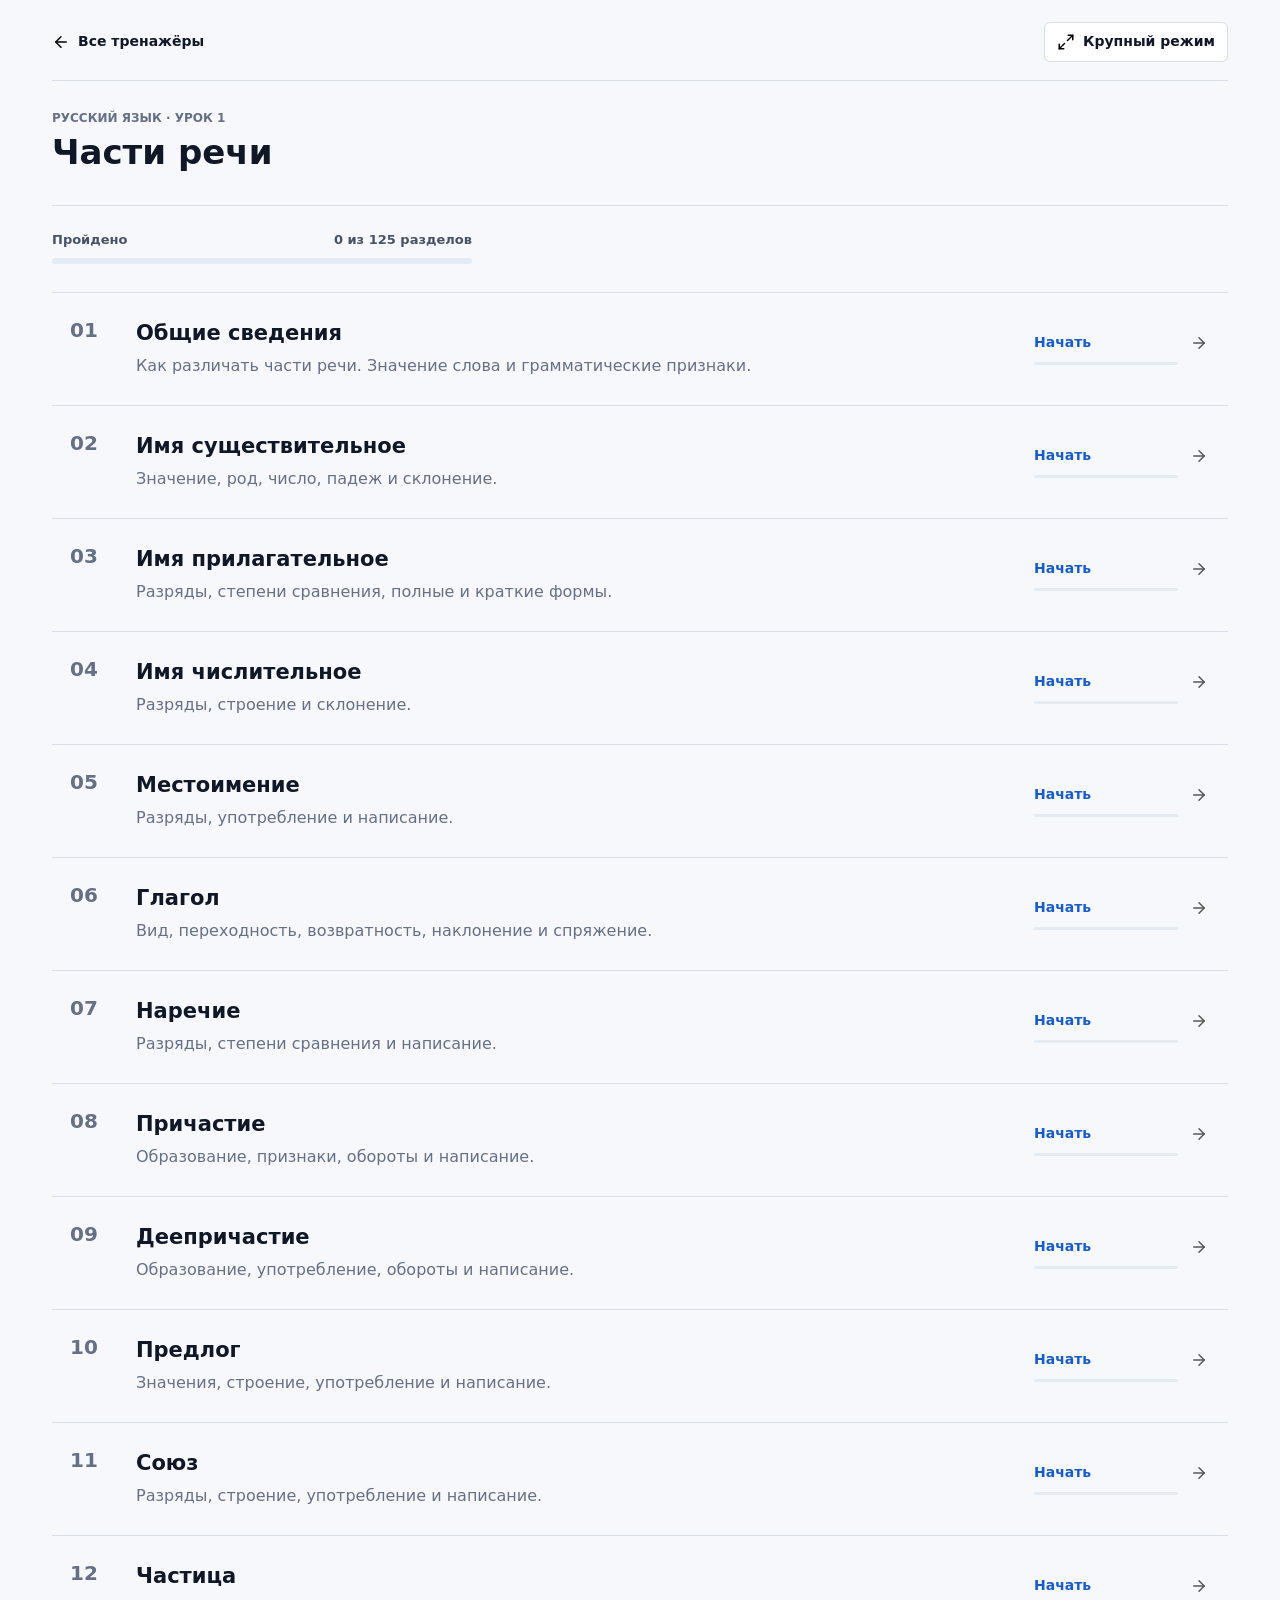
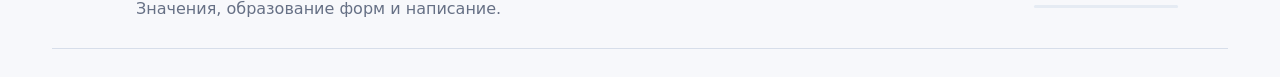
<file: uroki/chasti-rechi/index.html>
<!doctype html>
<html lang="ru">
<head>
  <meta charset="utf-8">
  <meta name="viewport" content="width=device-width, initial-scale=1">
  <link rel="icon" href="icons/book.svg" type="image/svg+xml">
  <meta name="theme-color" content="#f7f8fb">
  <title>Части речи | Блоки урока</title>
  <link rel="stylesheet" href="lesson.css?v=20261019.1">
  <script src="content.js?v=20261019.1" defer></script>
  <script src="lesson-core.js?v=20261019.1" defer></script>
  <script src="chapters.js?v=20261019.1" defer></script>
</head>
<body>
  <a class="skip-link" href="#chapter-grid">К блокам урока</a>
  <div class="app">
    <header class="site-header">
      <a class="back-link" href="../../"><img src="icons/arrowLeft.svg" alt="" width="18" height="18">Все тренажёры</a>
      <div class="header-tools">
        <button id="large-mode" class="quiet-button" type="button" aria-pressed="false" title="Крупный режим"><img src="icons/expand.svg" alt="" width="18" height="18"><span>Крупный режим</span></button>
      </div>
    </header>
    <div class="lesson-title chapter-hub-title">
      <div><p class="eyebrow">Русский язык · Урок 1</p><h1>Части речи</h1></div>
    </div>
    <main class="chapter-hub">
      <div class="hub-progress"><div class="progress-heading"><span>Пройдено</span><span id="hub-count"></span></div><progress id="hub-progress" value="0" aria-label="Пройденные разделы урока"></progress></div>
      <ol id="chapter-grid" class="chapter-grid" aria-label="Блоки урока" tabindex="-1">
        <li><a class="chapter-card" data-chapter="intro" href="blok.html?chapter=intro"><span class="chapter-number" aria-hidden="true">01</span><div class="chapter-copy"><h2>Общие сведения</h2><p>Как различать части речи. Значение слова и грамматические признаки.</p></div><span class="chapter-state"><span class="chapter-check" aria-hidden="true" hidden></span><span data-status>Начать</span><img class="chapter-arrow" src="icons/arrowRight.svg" alt="" width="18" height="18"><progress class="chapter-progress" value="0" aria-label="Прогресс блока"></progress></span></a></li>
        <li><a class="chapter-card" data-chapter="noun" href="blok.html?chapter=noun"><span class="chapter-number" aria-hidden="true">02</span><div class="chapter-copy"><h2>Имя существительное</h2><p>Значение, род, число, падеж и склонение.</p></div><span class="chapter-state"><span class="chapter-check" aria-hidden="true" hidden></span><span data-status>Начать</span><img class="chapter-arrow" src="icons/arrowRight.svg" alt="" width="18" height="18"><progress class="chapter-progress" value="0" aria-label="Прогресс блока"></progress></span></a></li>
        <li><a class="chapter-card" data-chapter="adjective" href="blok.html?chapter=adjective"><span class="chapter-number" aria-hidden="true">03</span><div class="chapter-copy"><h2>Имя прилагательное</h2><p>Разряды, степени сравнения, полные и краткие формы.</p></div><span class="chapter-state"><span class="chapter-check" aria-hidden="true" hidden></span><span data-status>Начать</span><img class="chapter-arrow" src="icons/arrowRight.svg" alt="" width="18" height="18"><progress class="chapter-progress" value="0" aria-label="Прогресс блока"></progress></span></a></li>
        <li><a class="chapter-card" data-chapter="numeral" href="blok.html?chapter=numeral"><span class="chapter-number" aria-hidden="true">04</span><div class="chapter-copy"><h2>Имя числительное</h2><p>Разряды, строение и склонение.</p></div><span class="chapter-state"><span class="chapter-check" aria-hidden="true" hidden></span><span data-status>Начать</span><img class="chapter-arrow" src="icons/arrowRight.svg" alt="" width="18" height="18"><progress class="chapter-progress" value="0" aria-label="Прогресс блока"></progress></span></a></li>
        <li><a class="chapter-card" data-chapter="pronoun" href="blok.html?chapter=pronoun"><span class="chapter-number" aria-hidden="true">05</span><div class="chapter-copy"><h2>Местоимение</h2><p>Разряды, употребление и написание.</p></div><span class="chapter-state"><span class="chapter-check" aria-hidden="true" hidden></span><span data-status>Начать</span><img class="chapter-arrow" src="icons/arrowRight.svg" alt="" width="18" height="18"><progress class="chapter-progress" value="0" aria-label="Прогресс блока"></progress></span></a></li>
        <li><a class="chapter-card" data-chapter="verb" href="blok.html?chapter=verb"><span class="chapter-number" aria-hidden="true">06</span><div class="chapter-copy"><h2>Глагол</h2><p>Вид, переходность, возвратность, наклонение и спряжение.</p></div><span class="chapter-state"><span class="chapter-check" aria-hidden="true" hidden></span><span data-status>Начать</span><img class="chapter-arrow" src="icons/arrowRight.svg" alt="" width="18" height="18"><progress class="chapter-progress" value="0" aria-label="Прогресс блока"></progress></span></a></li>
        <li><a class="chapter-card" data-chapter="adverb" href="blok.html?chapter=adverb"><span class="chapter-number" aria-hidden="true">07</span><div class="chapter-copy"><h2>Наречие</h2><p>Разряды, степени сравнения и написание.</p></div><span class="chapter-state"><span class="chapter-check" aria-hidden="true" hidden></span><span data-status>Начать</span><img class="chapter-arrow" src="icons/arrowRight.svg" alt="" width="18" height="18"><progress class="chapter-progress" value="0" aria-label="Прогресс блока"></progress></span></a></li>
        <li><a class="chapter-card" data-chapter="participle" href="blok.html?chapter=participle"><span class="chapter-number" aria-hidden="true">08</span><div class="chapter-copy"><h2>Причастие</h2><p>Образование, признаки, обороты и написание.</p></div><span class="chapter-state"><span class="chapter-check" aria-hidden="true" hidden></span><span data-status>Начать</span><img class="chapter-arrow" src="icons/arrowRight.svg" alt="" width="18" height="18"><progress class="chapter-progress" value="0" aria-label="Прогресс блока"></progress></span></a></li>
        <li><a class="chapter-card" data-chapter="gerund" href="blok.html?chapter=gerund"><span class="chapter-number" aria-hidden="true">09</span><div class="chapter-copy"><h2>Деепричастие</h2><p>Образование, употребление, обороты и написание.</p></div><span class="chapter-state"><span class="chapter-check" aria-hidden="true" hidden></span><span data-status>Начать</span><img class="chapter-arrow" src="icons/arrowRight.svg" alt="" width="18" height="18"><progress class="chapter-progress" value="0" aria-label="Прогресс блока"></progress></span></a></li>
        <li><a class="chapter-card" data-chapter="preposition" href="blok.html?chapter=preposition"><span class="chapter-number" aria-hidden="true">10</span><div class="chapter-copy"><h2>Предлог</h2><p>Значения, строение, употребление и написание.</p></div><span class="chapter-state"><span class="chapter-check" aria-hidden="true" hidden></span><span data-status>Начать</span><img class="chapter-arrow" src="icons/arrowRight.svg" alt="" width="18" height="18"><progress class="chapter-progress" value="0" aria-label="Прогресс блока"></progress></span></a></li>
        <li><a class="chapter-card" data-chapter="conjunction" href="blok.html?chapter=conjunction"><span class="chapter-number" aria-hidden="true">11</span><div class="chapter-copy"><h2>Союз</h2><p>Разряды, строение, употребление и написание.</p></div><span class="chapter-state"><span class="chapter-check" aria-hidden="true" hidden></span><span data-status>Начать</span><img class="chapter-arrow" src="icons/arrowRight.svg" alt="" width="18" height="18"><progress class="chapter-progress" value="0" aria-label="Прогресс блока"></progress></span></a></li>
        <li><a class="chapter-card" data-chapter="particle" href="blok.html?chapter=particle"><span class="chapter-number" aria-hidden="true">12</span><div class="chapter-copy"><h2>Частица</h2><p>Значения, образование форм и написание.</p></div><span class="chapter-state"><span class="chapter-check" aria-hidden="true" hidden></span><span data-status>Начать</span><img class="chapter-arrow" src="icons/arrowRight.svg" alt="" width="18" height="18"><progress class="chapter-progress" value="0" aria-label="Прогресс блока"></progress></span></a></li>
      </ol>
      <p id="storage-status" class="storage-status" role="status" hidden></p>
    </main>
  </div>
  <noscript><p class="noscript">Для упражнений нужен JavaScript. <a href="tekst.html">Текст урока и ответы</a></p></noscript>
</body>
</html>
</file>
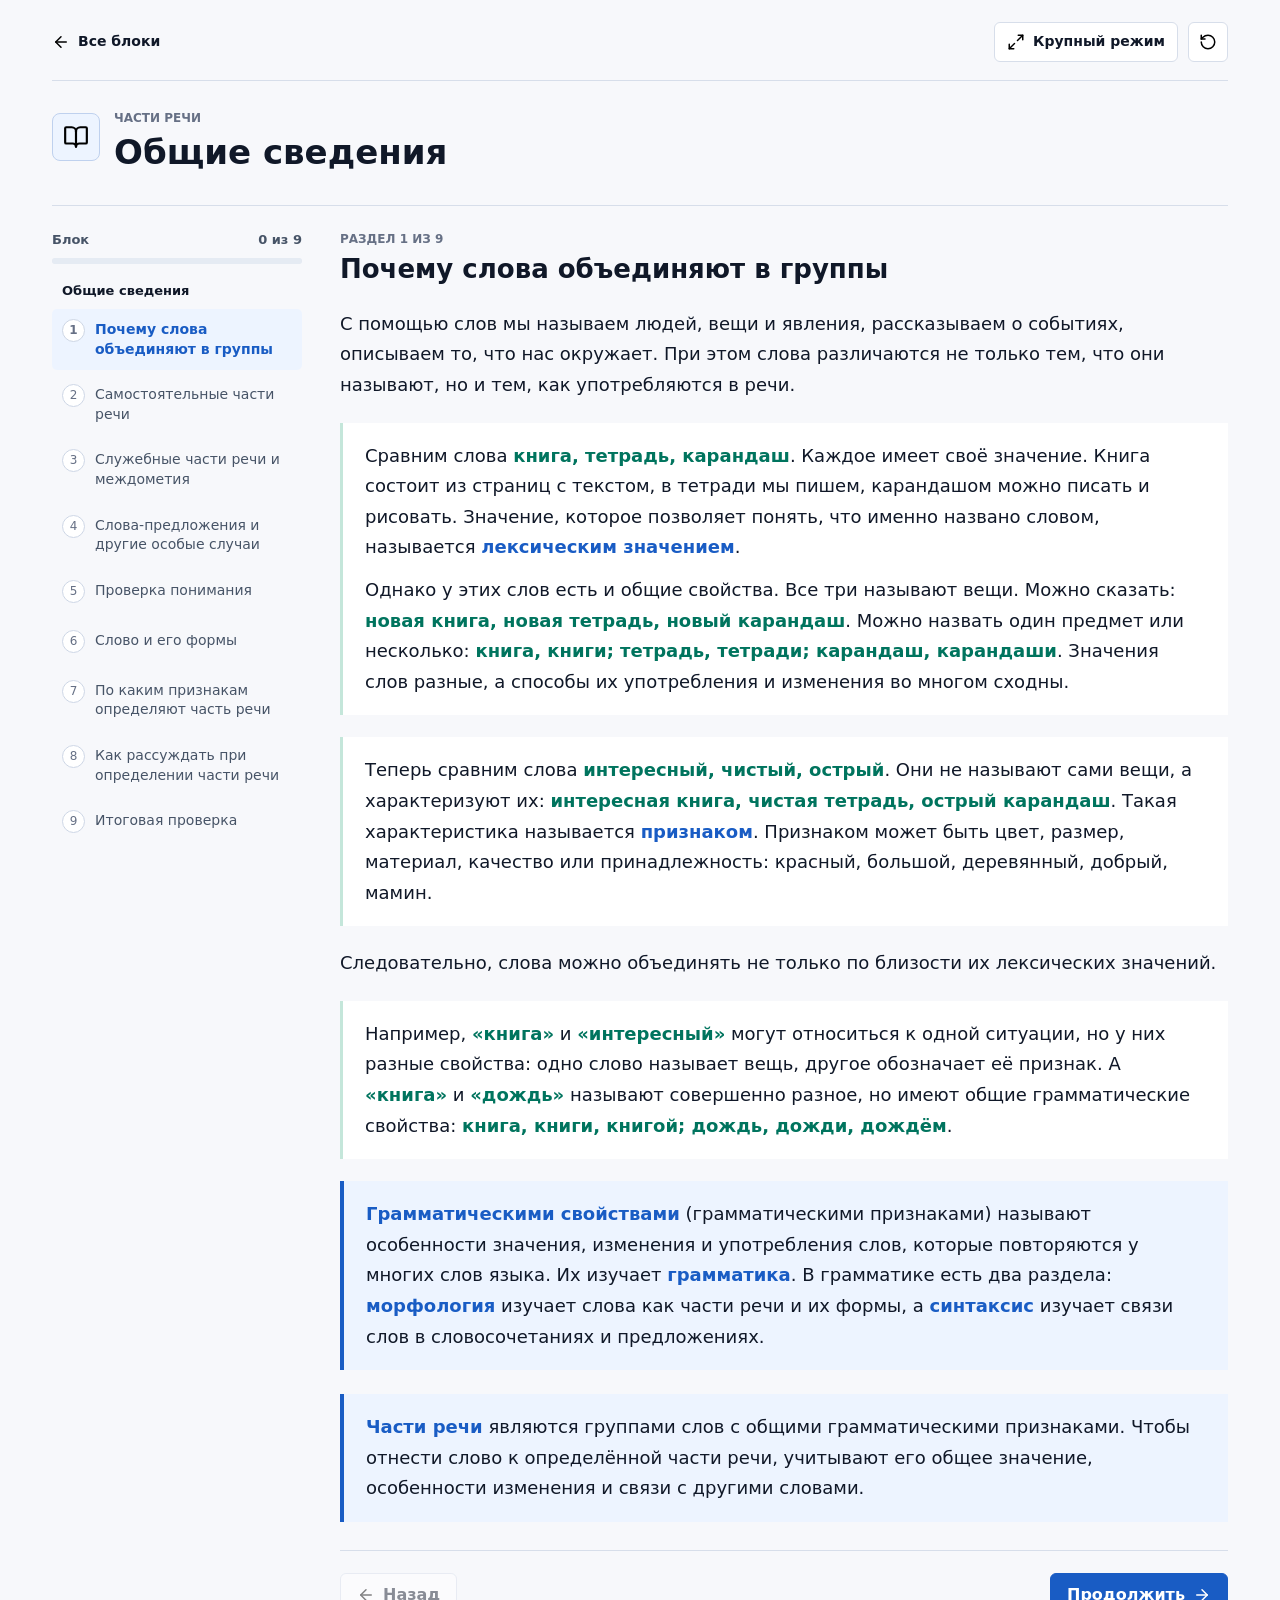
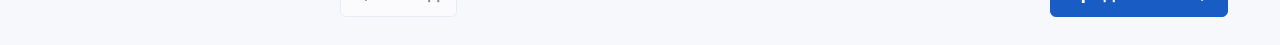
<file: uroki/chasti-rechi/blok.html>
<!doctype html>
<html lang="ru">
<head>
  <meta charset="utf-8">
  <meta name="viewport" content="width=device-width, initial-scale=1">
  <link rel="icon" href="icons/book.svg" type="image/svg+xml">
  <meta name="theme-color" content="#f7f8fb">
  <title>Части речи | Урок русского языка</title>
  <link rel="stylesheet" href="lesson.css?v=20261019.1">
  <script src="content.js?v=20261019.1" defer></script>
  <script src="lesson-core.js?v=20261019.1" defer></script>
  <script src="lesson.js?v=20261019.1" defer></script>
</head>
<body>
  <a class="skip-link" href="#lesson-heading">К содержанию урока</a>
  <div class="app">
    <header class="site-header">
      <a class="back-link" href="./"><img src="icons/arrowLeft.svg" alt="" width="18" height="18">Все блоки</a>
      <div class="header-tools">
        <button id="large-mode" class="quiet-button" type="button" aria-pressed="false" title="Крупный режим"><img src="icons/expand.svg" alt="" width="18" height="18"><span>Крупный режим</span></button>
        <button id="reset-lesson" class="icon-button" type="button" aria-label="Начать блок заново" title="Начать блок заново"><img src="icons/rotate.svg" alt="" width="18" height="18"></button>
      </div>
    </header>
    <div class="lesson-title">
      <div class="title-icon"><img src="icons/book.svg" alt="" width="26" height="26"></div>
      <div><p class="eyebrow">Части речи</p><h1 id="chapter-title">Общие сведения</h1></div>
    </div>
    <div class="layout">
      <aside class="lesson-sidebar" aria-label="Содержание урока">
        <div class="progress-heading"><span>Блок</span><span id="overall-count"></span></div>
        <progress id="overall-progress" value="0" aria-label="Пройденные разделы"></progress>
        <nav id="lesson-nav" aria-label="Разделы урока"></nav>
        <label class="mobile-nav" for="section-select">Раздел<select id="section-select"></select></label>
      </aside>
      <main id="lesson-main">
        <div class="section-heading"><p id="section-number" class="eyebrow"></p><h2 id="lesson-heading" tabindex="-1"></h2></div>
        <div id="lesson-content"></div>
        <nav class="section-footer" aria-label="Переход между разделами"><button id="previous-section" class="button secondary" type="button"><img src="icons/arrowLeft.svg" alt="" width="18" height="18">Назад</button><button id="next-section" class="button primary" type="button">Продолжить<img src="icons/arrowRight.svg" alt="" width="18" height="18"></button></nav>
        <p id="storage-status" class="storage-status" role="status" hidden></p>
      </main>
    </div>
  </div>
  <dialog id="reset-dialog" aria-labelledby="reset-heading">
    <form method="dialog"><h2 id="reset-heading">Начать блок заново?</h2><p>Ответы и отметки о прохождении этого блока будут удалены. Результаты остальных блоков сохранятся.</p><div class="dialog-actions"><button class="button secondary" value="cancel">Отмена</button><button class="button primary" value="confirm">Начать заново</button></div></form>
  </dialog>
  <noscript><p class="noscript">Для упражнений нужен JavaScript. <a href="tekst.html">Текст урока и ответы</a></p></noscript>
</body>
</html>
</file>
<file: uroki/chasti-rechi/lesson.css>
:root{--bg:#f7f8fb;--paper:#fff;--text:#101828;--muted:#667085;--line:#d7deea;--blue:#195cc4;--blue-soft:#edf4ff;--example-green:#00745e;--example-line:#c4e6da;--teal:#0f766e;--teal-soft:#edf9f6;--body-size:17px;--reading-size:18px;--control-size:16px}
.chapter-hub{border-top:1px solid var(--line);padding-top:24px}
.hub-progress{margin-bottom:28px;max-width:420px}
.chapter-grid{display:grid;grid-template-columns:minmax(0,1fr);gap:0;margin:0;padding:0;list-style:none;border-top:1px solid var(--line)}
.chapter-grid>li{min-width:0;border-bottom:1px solid var(--line)}
.chapter-card{display:grid;grid-template-columns:44px minmax(0,1fr) 176px;align-items:center;gap:22px;min-height:112px;padding:22px 18px;color:var(--text);text-decoration:none;transition:background .14s ease}
.chapter-number{align-self:start;padding-top:2px;color:var(--muted);font-size:20px;font-weight:750;font-variant-numeric:tabular-nums;line-height:1.3}
.chapter-copy{min-width:0}
.chapter-copy h2{font-size:21px;line-height:1.3;color:var(--text);margin:0 0 7px}
.chapter-copy p{margin:0;color:var(--muted);font-size:var(--control-size);line-height:1.5}
.chapter-state{display:grid;grid-template-columns:minmax(0,1fr) 20px;align-items:center;gap:9px 12px;font-size:14px;font-weight:750;line-height:1.4;color:var(--blue)}
.chapter-state [data-status]{grid-column:1;grid-row:1}
.chapter-state img,.chapter-check{grid-column:2;grid-row:1}
.chapter-state img{opacity:.65}
.chapter-check{width:20px;height:20px;flex:none;background:var(--teal);mask:url('icons/check.svg') center/contain no-repeat}
.chapter-progress{grid-column:1/-1;grid-row:2;max-width:144px;height:3px}
.chapter-card.completed{background:#f0f9f6;box-shadow:inset 3px 0 #70b5a2}
.chapter-card.completed .chapter-state{color:var(--teal)}
.chapter-card.completed .chapter-number{color:var(--teal)}
.chapter-card.completed .chapter-progress::-webkit-progress-value{background:var(--teal)}
.chapter-card.completed .chapter-progress::-moz-progress-bar{background:var(--teal)}
.chapter-card:hover{background:var(--blue-soft)}
.chapter-card:hover h2{color:var(--blue)}
body.large .chapter-number{font-size:22px}
body.large .chapter-copy h2{font-size:22px}
body.large .chapter-state{font-size:16px}
@media(max-width:720px){.chapter-card{min-height:0;padding:20px 8px;grid-template-columns:30px minmax(0,1fr);gap:12px 14px}.chapter-number{font-size:18px}.chapter-copy h2{font-size:20px}.chapter-state{grid-column:2}.hub-progress{max-width:none}}
*{box-sizing:border-box}
body{margin:0;background:var(--bg);color:var(--text);font-family:Inter,ui-sans-serif,system-ui,-apple-system,BlinkMacSystemFont,"Segoe UI",sans-serif;font-size:var(--body-size);line-height:1.55;letter-spacing:0}
body.large{--body-size:19px;--reading-size:21px;--control-size:18px}
button,input,select,textarea{font:inherit;color:inherit}
button{cursor:pointer}
button:disabled{cursor:default;opacity:.48}
a{color:var(--blue);text-underline-offset:3px}
img{display:inline-block;flex:none;vertical-align:middle}
button img{pointer-events:none}
button:focus-visible,a:focus-visible,input:focus-visible,select:focus-visible,textarea:focus-visible,summary:focus-visible{outline:3px solid #80aef5;outline-offset:3px}
#lesson-heading:focus{outline:none}
[hidden]{display:none!important}
.app{width:min(1240px,100%);margin:auto;padding:22px 32px 28px}
.site-header{display:flex;align-items:center;justify-content:space-between;gap:12px;padding-bottom:18px;border-bottom:1px solid var(--line)}
.back-link{display:inline-flex;gap:8px;align-items:center;color:var(--text);font-size:14px;font-weight:650;text-decoration:none}
.header-tools{display:flex;align-items:center;gap:10px}
.quiet-button,.icon-button{display:inline-flex;align-items:center;justify-content:center;gap:8px;min-height:40px;border:1px solid var(--line);border-radius:6px;background:var(--paper);padding:7px 12px;font-size:14px;font-weight:650}
.icon-button{width:40px;padding:8px;flex:none}
.quiet-button[aria-pressed=true]{background:var(--blue-soft);border-color:#91b3ed;color:var(--blue)}
.lesson-title{display:flex;gap:14px;align-items:flex-start;padding:28px 0 26px}
.lesson-title{container-type:inline-size}
.lesson-title>div:last-child{min-width:0}
@container(max-width:360px){#chapter-title{font-size:26px}}
.title-icon{display:grid;place-items:center;flex:none;width:48px;height:48px;border:1px solid #bfd1ee;background:var(--blue-soft);border-radius:8px;margin-top:4px}
.eyebrow{font-size:12px;font-weight:750;text-transform:uppercase;color:var(--muted);margin:0 0 5px}
h1{font-size:34px;line-height:1.15;margin:0 0 7px;letter-spacing:0}
.layout{display:grid;grid-template-columns:250px minmax(0,1fr);gap:38px;align-items:start;border-top:1px solid var(--line);padding-top:24px}
.lesson-sidebar{position:sticky;top:18px;min-width:0;max-height:calc(100vh - 36px);overflow-y:auto;scrollbar-width:thin}
.progress-heading{display:flex;justify-content:space-between;font-weight:650;font-size:13px;margin-bottom:8px;color:#475467}
progress{width:100%;height:6px;appearance:none;border:none;border-radius:3px;background:#e5ebf3;display:block;overflow:hidden}
progress::-webkit-progress-bar{background:#e5ebf3;border-radius:3px}
progress::-webkit-progress-value{background:var(--blue);border-radius:3px}
progress::-moz-progress-bar{background:var(--blue)}
#lesson-nav{display:grid;gap:4px;margin-top:18px}
.nav-chapter{margin:18px 10px 5px;color:var(--text);font-size:13px;font-weight:750;line-height:1.4}
.nav-chapter:first-child{margin-top:0}
.nav-step{display:flex;align-items:flex-start;gap:10px;width:100%;min-height:46px;padding:11px 10px;text-align:left;border:0;border-radius:5px;background:transparent;color:#475467;font-size:14px;line-height:1.4}
.nav-step:hover{background:#edf0f5}
.nav-step[aria-current=step]{background:var(--blue-soft);color:var(--blue);font-weight:700}
.step-number{flex:none;display:grid;place-items:center;width:23px;height:23px;font-size:12px;border:1px solid #cdd6e5;border-radius:50%;margin-top:-1px;background:var(--paper);color:#667085}
.nav-step.done .step-number{background:var(--teal-soft);border-color:#a8d5c8;color:var(--teal)}
.step-number img{width:13px;height:13px}
.mobile-nav{display:none}
#lesson-main{min-width:0}
.section-heading{margin-bottom:23px}
h2{font-size:26px;line-height:1.25;margin:0;letter-spacing:0}
h3{font-size:21px;line-height:1.35;margin:30px 0 13px;letter-spacing:0}
.theory{font-size:var(--reading-size);max-width:100%;line-height:1.7}
.theory p{margin:0 0 18px}
.theory ul,.theory ol{padding-left:24px;margin:18px 0 22px}
.theory li{padding-left:3px;margin:9px 0}
.theory h3:first-child{margin-top:0}
.theory strong{font-weight:750}
.term{color:var(--blue);font-weight:750}
.term-compound{white-space:nowrap}
.note-command{color:var(--text)}
.example-word{color:var(--example-green);font-weight:750}
.note-section{margin-top:34px}
.note-section:first-child{margin-top:0}
.note-section+.note-section{padding-top:28px;border-top:1px solid var(--line)}
.note-section>h3{margin:0 0 18px;font-size:22px;line-height:1.4}
.note-definition{padding:18px 22px;border-left:4px solid var(--blue);background:var(--blue-soft);margin:0 0 24px}
.note-definition p:last-child{margin-bottom:0}
.note-example{padding:18px 22px;border-left:3px solid var(--example-line);background:#fff;margin:22px 0;min-width:0;overflow-wrap:break-word}
.note-example p{margin-bottom:12px}
.note-example p:last-child{margin-bottom:0}
.note-memory{padding:18px 22px;border-left:3px solid #91b3ed;background:var(--blue-soft);margin:24px 0;min-width:0;overflow-wrap:break-word}
.theory .memory-title{display:flex;align-items:center;gap:10px;margin-bottom:12px;font-size:17px;line-height:1.4;font-weight:750;color:var(--text)}
.memory-title img{flex:none}
.note-memory p:last-child{margin-bottom:0}
.sentence-example{font-size:20px;font-weight:750;color:var(--example-green);line-height:1.5}
.theory .note-steps{counter-reset:notes;list-style:none;padding:0;margin:20px 0 24px}
.theory .note-steps li{counter-increment:notes;display:grid;grid-template-columns:28px minmax(0,1fr);gap:14px;padding:17px 0;margin:0;border-bottom:1px solid #e3e9f1}
.note-steps li::before{content:counter(notes);font-size:22px;font-weight:750;color:var(--blue);line-height:1.4}
.note-steps li:last-child{border-bottom:0}
.note-steps h4{font-size:18px;line-height:1.5;margin:0 0 5px}
.note-steps p{margin:0}
.note-steps li>div>p:first-child>.note-command{display:block;margin-bottom:7px}
.note-step-example{margin-top:14px;padding:14px 18px;border-left:3px solid var(--example-line);background:var(--paper);min-width:0;overflow-wrap:break-word}
.note-step-example p+p{margin-top:10px}
.note-steps .note-step-example+p{margin-top:12px}
.note-steps.compact li::before{font-size:19px}
.text-lesson{max-width:900px;padding-top:28px}
.text-section{padding-top:32px;margin-top:40px;border-top:1px solid var(--line)}
.text-section>h2{margin-bottom:26px}
.table-scroll{overflow-x:auto;max-width:100%;margin:22px 0;border:1px solid var(--line);border-radius:6px;background:var(--paper)}
table{width:100%;border-collapse:collapse;font-size:15px;line-height:1.55;text-align:left}
th,td{padding:13px 15px;vertical-align:top;border-bottom:1px solid var(--line);min-width:110px}
th{background:#f0f4f9;font-size:13px;color:#475467;font-weight:700}
tr:last-child td{border-bottom:0}
.exercise{background:var(--paper);border:1px solid var(--line);border-radius:8px;margin:30px 0;padding:24px;scroll-margin-top:20px;container-type:inline-size}
.exercise-header{display:flex;justify-content:space-between;align-items:flex-start;gap:15px;margin-bottom:16px}
.exercise-label{font-size:12px;text-transform:uppercase;font-weight:750;color:var(--teal);margin:0 0 5px}
.exercise h3{font-size:20px;margin:0;line-height:1.35}
.question-count{color:var(--muted);font-size:13px;white-space:nowrap;margin:3px 0 0}
.group-instruction{font-size:14px;color:#475467;margin-bottom:20px;line-height:1.55}
.group-instruction p{margin:0}
.question-prompt{font-size:21px;line-height:1.6;margin:15px 0 20px;overflow-wrap:break-word}
.question-prompt strong{font-weight:800}
.question-context{margin:12px 0 18px;color:#475467;font-size:17px}
.choices{display:grid;gap:10px;grid-template-columns:repeat(2,minmax(0,1fr))}
.choices.long-options{grid-template-columns:1fr}
.choice{position:relative;display:flex;align-items:flex-start;gap:10px;min-height:58px;padding:15px;border:1px solid var(--line);border-radius:6px;font-size:var(--control-size);line-height:1.45;background:#fff;cursor:pointer}
.choice input{width:17px;height:17px;flex:none;margin:3px 0 0;accent-color:var(--blue)}
.choice span{min-width:0;overflow-wrap:break-word}
.choice:hover{border-color:#8fb3ed;background:#fafcff}
.choice.selected{background:var(--blue-soft);border-color:#82a9e8}
.choice.correct{border-color:#85c4b3;background:var(--teal-soft)}
.choice.incorrect{border-color:#98a2b3;background:#f4f5f7}
.choice.locked{cursor:default}
.word-sentence{font-size:25px;line-height:2.1;margin:15px 0 23px;overflow-wrap:break-word}
.word-button{display:inline-block;padding:2px 7px;margin:2px 0;font-weight:650;line-height:1.55;font-size:inherit;border:1px solid #d7deea;border-radius:5px;background:#fff;vertical-align:baseline;min-height:44px;color:var(--text)}
.word-button.selected{background:var(--blue-soft);border-color:#82a9e8;color:var(--blue)}
.word-button.correct{background:var(--teal-soft);border-color:#85c4b3}
.word-button.incorrect{background:#f4f5f7;border-color:#98a2b3}
.word-button:disabled{opacity:1}
.input-answer{display:grid;gap:8px;max-width:360px;margin:18px 0}
.input-answer label,.reflection label{font-size:14px;font-weight:650;color:#475467}
input[type=text],textarea,select{width:100%;border:1px solid #bfcbdc;background:#fff;border-radius:5px;padding:11px 12px;min-height:44px;font-size:var(--control-size)}
textarea{resize:vertical;min-height:72px;line-height:1.55}
.reflection{display:grid;gap:8px;margin:20px 0}
.reflection-note{font-size:13px;color:var(--muted);line-height:1.5}
.sort-rows{display:grid}
.sort-row{display:grid;grid-template-columns:minmax(80px,1fr) minmax(160px,1.6fr);align-items:center;gap:16px;padding:12px 0;border-bottom:1px solid #e7ecf3}
.sort-word{font-weight:750;font-size:19px}
@container(max-width:540px){.sort-row{grid-template-columns:1fr;gap:7px}}
.sort-row:last-child{border-bottom:0}
.sort-row.checked-correct .sort-word{color:var(--teal)}
.sort-answer-note{font-size:13px;grid-column:1 / -1;margin:0;color:#475467}
.feedback{margin:23px 0 12px;padding:17px 20px;border-left:3px solid #a0a8b5;background:#f3f5f8;border-radius:0 5px 5px 0;font-size:16px;line-height:1.6}
.feedback.correct{background:var(--teal-soft);border-color:var(--teal)}
.feedback-title{font-weight:750;display:flex;gap:8px;align-items:center;margin:0 0 8px}
.feedback p{margin:8px 0 0}
.answer-diff{color:#475467;font-size:14px}
.feedback strong{font-weight:750}
.question-actions{display:flex;align-items:center;justify-content:space-between;gap:12px;margin-top:23px;flex-wrap:wrap}
.question-navigation{display:flex;gap:8px}
.button{display:inline-flex;align-items:center;justify-content:center;gap:8px;min-height:44px;padding:10px 16px;border:1px solid transparent;border-radius:6px;font-size:var(--control-size);font-weight:700;line-height:1.35;text-decoration:none}
.primary{background:var(--blue);color:#fff;border-color:var(--blue)}
.primary img{filter:brightness(0) invert(1)}
.primary:hover:not(:disabled){background:#154fa9}
.secondary{background:#fff;border-color:var(--line);color:var(--text)}
.secondary:hover:not(:disabled){background:#f4f7fb;border-color:#a7bddd}
summary{cursor:pointer;font-weight:650;width:fit-content}
.assessment-top{display:flex;justify-content:space-between;gap:12px;align-items:center;margin-bottom:16px;font-size:13px;color:var(--muted)}
.assessment-top span:last-child{white-space:nowrap}
.result{padding:0 0 20px;border-bottom:1px solid var(--line);margin-bottom:25px}
.result h3{margin-top:0}
.result-numbers{display:flex;gap:26px;flex-wrap:wrap;margin:20px 0}
.result-number{display:grid;gap:2px}
.result-number strong{font-size:30px;line-height:1.2;color:var(--blue)}
.result-number span{font-size:13px;color:var(--muted)}
.result-actions{display:flex;gap:10px;flex-wrap:wrap;margin-top:18px}
.review-item{border-top:1px solid var(--line);padding:19px 0}
.review-item h4{font-size:17px;font-weight:700;margin:0 0 12px}
.review-item .feedback{margin:12px 0}
.review-tags{font-size:13px;color:#475467;margin:8px 0}
.review-item summary{font-size:14px}
.section-footer{display:flex;justify-content:space-between;gap:14px;margin-top:28px;padding-top:22px;border-top:1px solid var(--line)}
.grammar-abbr{white-space:nowrap}
.storage-status{font-size:13px;color:var(--muted);margin:18px 0 0}
dialog{border:1px solid var(--line);border-radius:8px;max-width:450px;width:calc(100% - 32px);padding:26px;color:var(--text)}
dialog::backdrop{background:rgba(16,24,40,.3)}
dialog h2{font-size:23px}
dialog p{line-height:1.6}
.dialog-actions{display:flex;justify-content:flex-end;gap:10px;margin-top:24px}
.skip-link{position:absolute;top:0;left:20px;transform:translateY(-110%);background:#fff;padding:12px;z-index:10}
.skip-link:focus{transform:translateY(0)}
.noscript{padding:24px}
@media(max-width:960px){.app{padding:18px 22px}.layout{grid-template-columns:210px minmax(0,1fr);gap:24px}.nav-step{font-size:13px;padding:10px 7px}.exercise{padding:20px}.choices{grid-template-columns:1fr}}
@media(max-width:720px){
  .app{padding:14px 16px 24px}.site-header{padding-bottom:13px}.back-link{font-size:13px}.quiet-button span{display:none}.quiet-button{width:40px;padding:8px}.header-tools{gap:7px}.lesson-title{padding:23px 0 20px;gap:12px}h1{font-size:30px}.title-icon{width:42px;height:42px}.layout{display:block;padding-top:17px}.lesson-sidebar{position:static;margin-bottom:25px}.progress-heading{font-size:12px}#lesson-nav{display:none}.mobile-nav{display:grid;gap:6px;font-size:13px;color:#475467;margin-top:15px}.mobile-nav select{font-weight:650;font-size:15px}.section-heading{margin-bottom:19px}h2{font-size:24px}h3{font-size:20px;margin-top:25px}.theory{line-height:1.65}.exercise{padding:18px 16px;margin:24px 0}.exercise h3{font-size:19px}.exercise-header{gap:8px}.question-count{font-size:12px}.question-prompt{font-size:20px}.word-sentence{font-size:22px}.feedback{padding:14px 15px;font-size:15px}.question-actions .button{padding:10px 12px}.sort-word{font-size:17px}.result-numbers{gap:22px}.table-scroll{margin:18px 0}table{font-size:14px}th,td{padding:11px 12px}.section-footer .button{max-width:calc(50% - 7px);font-size:15px}
  .note-section{margin-top:28px}.note-section+.note-section{padding-top:24px}
  .note-section>h3{font-size:20px;margin-bottom:16px}
  .lesson-sidebar{max-height:none;overflow:visible}
  .note-definition,.note-example,.note-memory{padding:15px 17px}
  .note-steps h4{font-size:18px}.sentence-example{font-size:19px}
  .note-step-example{padding:12px 14px}
  .sort-row{grid-template-columns:1fr;gap:7px}.sort-row select{font-size:16px}
}
@media(prefers-reduced-motion:reduce){*{scroll-behavior:auto!important}}
@media(max-width:360px){body.large :is(.note-example,.note-definition):has(.term-compound){padding-inline:6px}}
@media(max-width:720px){
  .wide-table{overflow:visible}
  .wide-table table,.wide-table tbody,.wide-table tr,.wide-table td{display:block}
  .wide-table thead{position:absolute;width:1px;height:1px;overflow:hidden;clip-path:inset(50%)}
  .wide-table tr{border-bottom:1px solid var(--line);padding:5px 0}
  .wide-table tr:last-child{border-bottom:0}
  .wide-table td{min-width:0;border-bottom:0;padding:7px 12px}
  .wide-table td:first-child{font-weight:750;font-size:16px}
  .wide-table td:not(:first-child)::before{content:attr(data-label);display:block;font-size:12px;color:var(--muted);font-weight:650;margin-bottom:2px}
}
</file>
